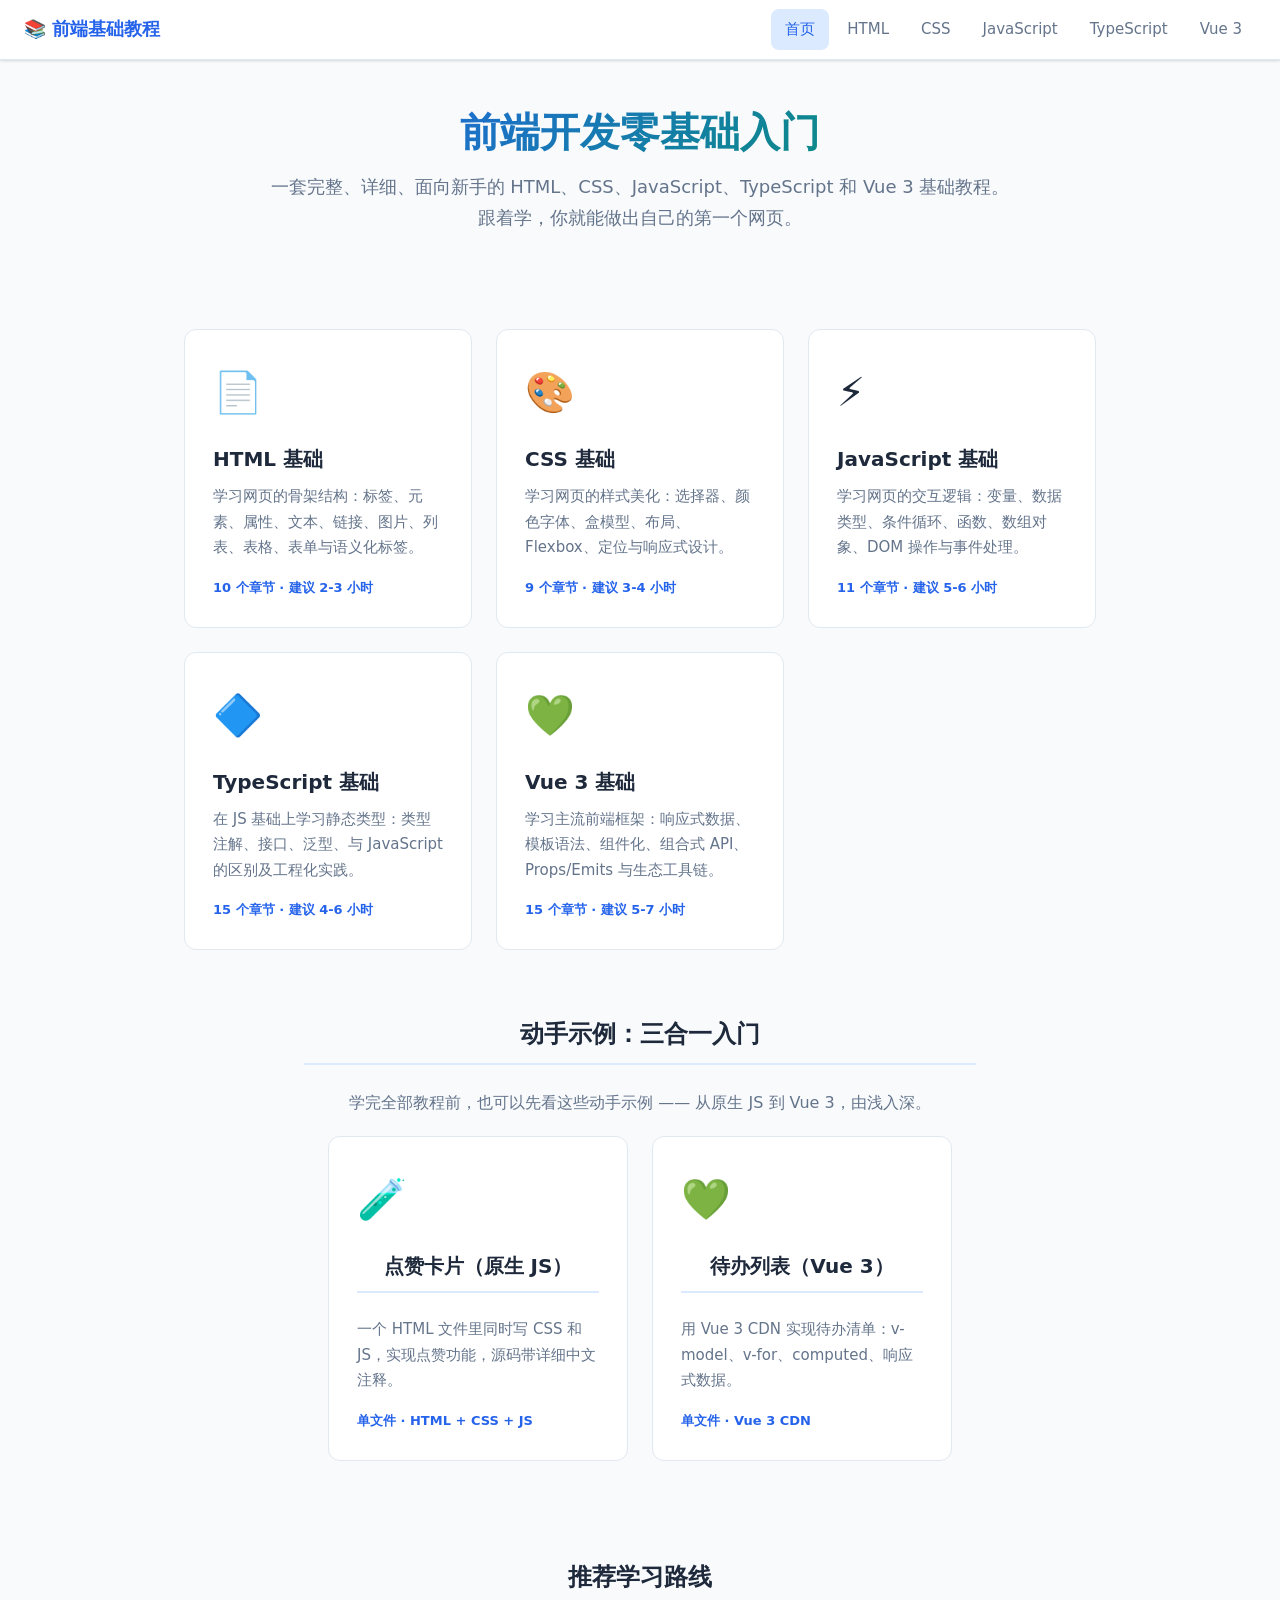
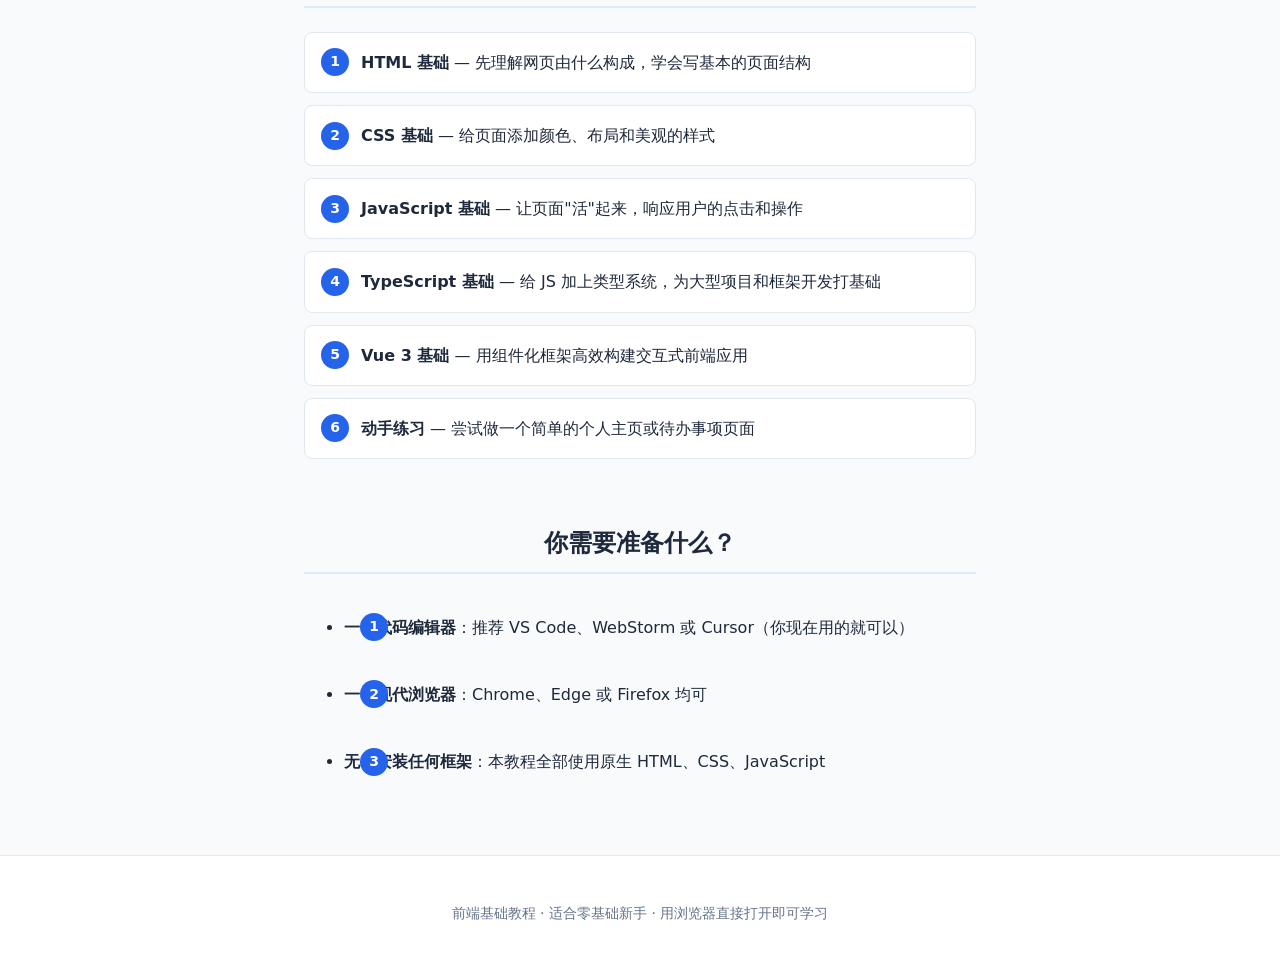
<file: index.html>
<!doctype html>
<html lang="zh-CN">

<head>
  <meta charset="utf-8">
  <meta name="viewport" content="width=device-width, initial-scale=1">
  <title>前端基础教程 - HTML / CSS / JavaScript / TypeScript / Vue 3 入门</title>
  <meta name="description" content="从零开始学习 HTML、CSS、JavaScript、TypeScript 和 Vue 3 的完整基础语法教程，适合编程新手入门。">
  <link rel="stylesheet" href="css/tutorial.css">
  <link rel="icon" href="icon.svg" type="image/svg+xml">
</head>

<body>

  <header class="site-header">
    <div class="header-inner">
      <a href="index.html" class="site-logo">📚 前端基础教程</a>
      <button class="menu-toggle" aria-label="打开菜单">☰</button>
      <nav>
        <ul class="nav-links">
          <li><a href="index.html" class="active">首页</a></li>
          <li><a href="tutorial/html.html">HTML</a></li>
          <li><a href="tutorial/css.html">CSS</a></li>
          <li><a href="tutorial/javascript.html">JavaScript</a></li>
          <li><a href="tutorial/typescript.html">TypeScript</a></li>
          <li><a href="tutorial/vue3.html">Vue 3</a></li>
        </ul>
      </nav>
    </div>
  </header>

  <main>
    <section class="hero">
      <h1>前端开发零基础入门</h1>
      <p>一套完整、详细、面向新手的 HTML、CSS、JavaScript、TypeScript 和 Vue 3 基础教程。<br>跟着学，你就能做出自己的第一个网页。</p>
    </section>

    <div class="card-grid">
      <a href="tutorial/html.html" class="course-card">
        <div class="card-icon">📄</div>
        <h2>HTML 基础</h2>
        <p>学习网页的骨架结构：标签、元素、属性、文本、链接、图片、列表、表格、表单与语义化标签。</p>
        <span class="card-meta">10 个章节 · 建议 2-3 小时</span>
      </a>

      <a href="tutorial/css.html" class="course-card">
        <div class="card-icon">🎨</div>
        <h2>CSS 基础</h2>
        <p>学习网页的样式美化：选择器、颜色字体、盒模型、布局、Flexbox、定位与响应式设计。</p>
        <span class="card-meta">9 个章节 · 建议 3-4 小时</span>
      </a>

      <a href="tutorial/javascript.html" class="course-card">
        <div class="card-icon">⚡</div>
        <h2>JavaScript 基础</h2>
        <p>学习网页的交互逻辑：变量、数据类型、条件循环、函数、数组对象、DOM 操作与事件处理。</p>
        <span class="card-meta">11 个章节 · 建议 5-6 小时</span>
      </a>

      <a href="tutorial/typescript.html" class="course-card">
        <div class="card-icon">🔷</div>
        <h2>TypeScript 基础</h2>
        <p>在 JS 基础上学习静态类型：类型注解、接口、泛型、与 JavaScript 的区别及工程化实践。</p>
        <span class="card-meta">15 个章节 · 建议 4-6 小时</span>
      </a>

      <a href="tutorial/vue3.html" class="course-card">
        <div class="card-icon">💚</div>
        <h2>Vue 3 基础</h2>
        <p>学习主流前端框架：响应式数据、模板语法、组件化、组合式 API、Props/Emits 与生态工具链。</p>
        <span class="card-meta">15 个章节 · 建议 5-7 小时</span>
      </a>
    </div>

    <section class="learning-path">
      <h2>动手示例：三合一入门</h2>
      <p style="text-align:center;color:#64748b;max-width:640px;margin:0 auto 1.25rem;">
        学完全部教程前，也可以先看这些动手示例 —— 从原生 JS 到 Vue 3，由浅入深。
      </p>
      <div class="card-grid" style="padding-bottom:2rem;">
        <a href="examples/like-card.html" class="course-card">
          <div class="card-icon">🧪</div>
          <h2>点赞卡片（原生 JS）</h2>
          <p>一个 HTML 文件里同时写 CSS 和 JS，实现点赞功能，源码带详细中文注释。</p>
          <span class="card-meta">单文件 · HTML + CSS + JS</span>
        </a>
        <a href="examples/vue3-todo.html" class="course-card">
          <div class="card-icon">💚</div>
          <h2>待办列表（Vue 3）</h2>
          <p>用 Vue 3 CDN 实现待办清单：v-model、v-for、computed、响应式数据。</p>
          <span class="card-meta">单文件 · Vue 3 CDN</span>
        </a>
      </div>
    </section>

    <section class="learning-path">
      <h2>推荐学习路线</h2>
      <ol class="path-steps">
        <li><strong>HTML 基础</strong> — 先理解网页由什么构成，学会写基本的页面结构</li>
        <li><strong>CSS 基础</strong> — 给页面添加颜色、布局和美观的样式</li>
        <li><strong>JavaScript 基础</strong> — 让页面"活"起来，响应用户的点击和操作</li>
        <li><strong>TypeScript 基础</strong> — 给 JS 加上类型系统，为大型项目和框架开发打基础</li>
        <li><strong>Vue 3 基础</strong> — 用组件化框架高效构建交互式前端应用</li>
        <li><strong>动手练习</strong> — 尝试做一个简单的个人主页或待办事项页面</li>
      </ol>
    </section>

    <section class="learning-path">
      <h2>你需要准备什么？</h2>
      <ul class="path-steps" style="list-style: disc; padding-left: 2.5rem;">
        <li style="padding-left: 0; border: none; background: none; margin-bottom: 0.5rem;">
          <strong>一个代码编辑器</strong>：推荐 VS Code、WebStorm 或 Cursor（你现在用的就可以）
        </li>
        <li style="padding-left: 0; border: none; background: none; margin-bottom: 0.5rem;">
          <strong>一个现代浏览器</strong>：Chrome、Edge 或 Firefox 均可
        </li>
        <li style="padding-left: 0; border: none; background: none; margin-bottom: 0.5rem;">
          <strong>无需安装任何框架</strong>：本教程全部使用原生 HTML、CSS、JavaScript
        </li>
      </ul>
    </section>
  </main>

  <footer class="site-footer">
    <p>前端基础教程 · 适合零基础新手 · 用浏览器直接打开即可学习</p>
  </footer>

  <script src="js/tutorial.js"></script>
</body>

</html>
</file>
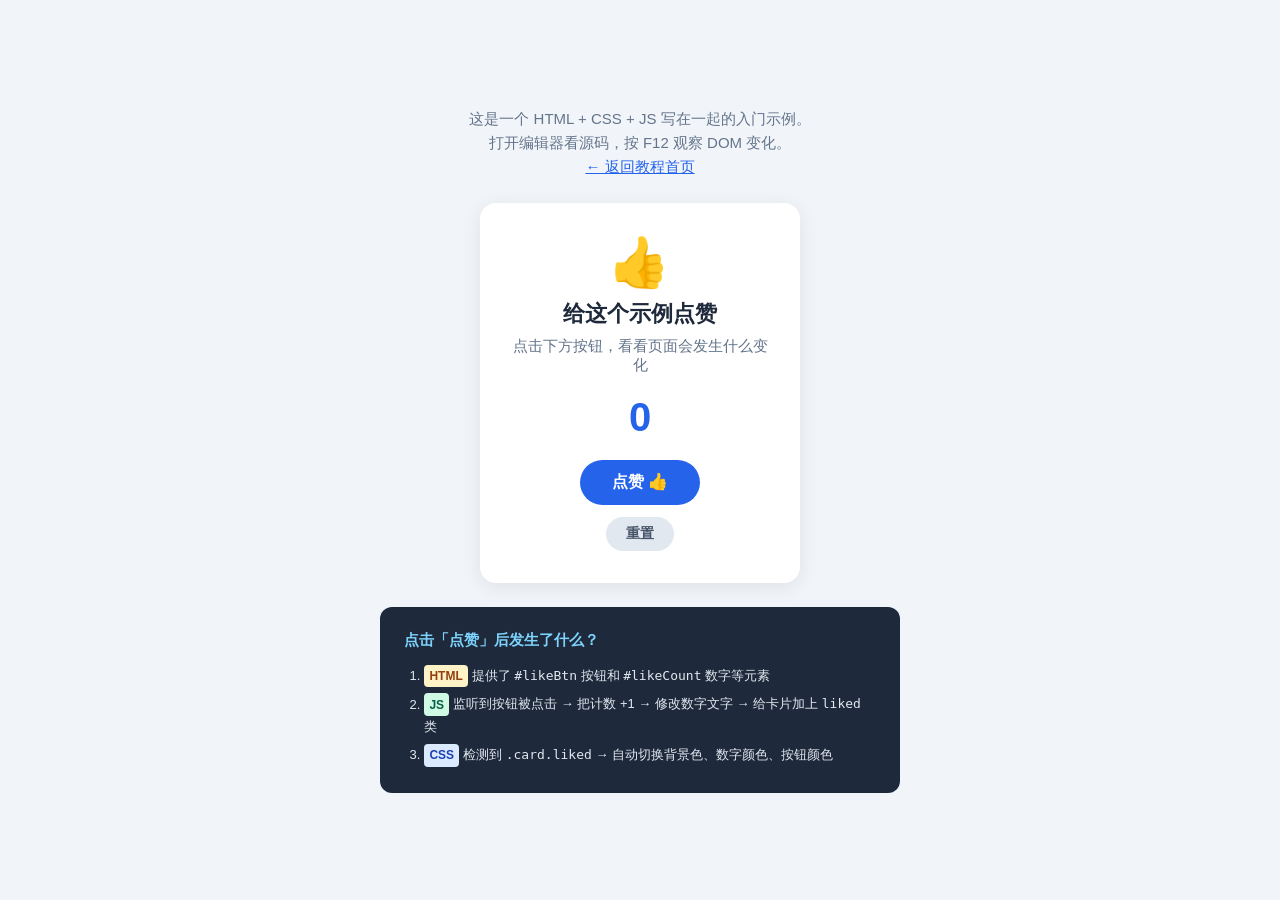
<file: examples/like-card.html>
<!doctype html>
<html lang="zh-CN">
<!--
  ============================================================
  三合一入门示例：HTML + CSS + JavaScript
  ============================================================
  功能：点击「点赞」按钮，数字 +1，卡片变色，按钮文字改变

  三者分工：
    HTML  → 页面结构（有什么元素）
    CSS   → 外观样式（长什么样）
    JS    → 交互逻辑（点击后发生什么）

  使用方法：用浏览器直接打开这个文件即可
  ============================================================
-->
<head>
  <meta charset="utf-8">
  <meta name="viewport" content="width=device-width, initial-scale=1">
  <title>三合一示例 - 点赞卡片</title>

  <!-- ==================== CSS 部分：控制外观 ==================== -->
  <style>
    /* 全局：页面居中、背景色 */
    * {
      box-sizing: border-box;
    }

    body {
      margin: 0;
      min-height: 100vh;
      display: flex;
      flex-direction: column;
      align-items: center;
      justify-content: center;
      font-family: "Segoe UI", "Microsoft YaHei", sans-serif;
      background: #f1f5f9;
      padding: 1.5rem;
      gap: 1.5rem;
    }

    /* 顶部说明文字 */
    .tip {
      max-width: 420px;
      text-align: center;
      color: #64748b;
      font-size: 0.9375rem;
      line-height: 1.6;
      margin: 0;
    }

    .tip a {
      color: #2563eb;
    }

    /* 卡片容器 —— 对应 HTML 里的 <div class="card"> */
    .card {
      width: 320px;
      background: #ffffff;
      border-radius: 16px;
      padding: 2rem;
      text-align: center;
      box-shadow: 0 4px 20px rgba(0, 0, 0, 0.08);
      transition: background 0.3s, transform 0.2s; /* 颜色变化有过渡动画 */
    }

    /* .liked 是一个「状态类」—— 默认没有，JS 点击后会添加上去 */
    .card.liked {
      background: #fef2f2;           /* 点赞后背景变粉红 */
      transform: scale(1.02);        /* 微微放大 */
    }

    .card-icon {
      font-size: 3rem;
      margin-bottom: 0.5rem;
    }

    .card h2 {
      margin: 0 0 0.5rem;
      color: #1e293b;
      font-size: 1.375rem;
    }

    .card p {
      margin: 0 0 1.25rem;
      color: #64748b;
      font-size: 0.9375rem;
    }

    /* 点赞数字 */
    .like-count {
      font-size: 2.5rem;
      font-weight: 800;
      color: #2563eb;
      margin-bottom: 1.25rem;
      transition: color 0.3s;
    }

    .card.liked .like-count {
      color: #dc2626;  /* 点赞后数字变红 */
    }

    /* 按钮样式 */
    .btn {
      border: none;
      padding: 0.75rem 2rem;
      border-radius: 999px;
      font-size: 1rem;
      font-weight: 600;
      cursor: pointer;
      transition: background 0.2s, transform 0.1s;
    }

    .btn:active {
      transform: scale(0.96);  /* 按下时缩小，有按压感 */
    }

    /* 点赞按钮 —— 对应 id="likeBtn" */
    #likeBtn {
      background: #2563eb;
      color: white;
    }

    #likeBtn:hover {
      background: #1d4ed8;
    }

    /* JS 添加 .liked 类后，按钮也跟着变 */
    .card.liked #likeBtn {
      background: #dc2626;
    }

    /* 重置按钮 */
    #resetBtn {
      background: #e2e8f0;
      color: #475569;
      margin-top: 0.75rem;
      padding: 0.5rem 1.25rem;
      font-size: 0.875rem;
    }

    #resetBtn:hover {
      background: #cbd5e1;
    }

    /* 底部代码说明面板 */
    .explain {
      max-width: 520px;
      background: #1e293b;
      color: #e2e8f0;
      border-radius: 12px;
      padding: 1.25rem 1.5rem;
      font-size: 0.8125rem;
      line-height: 1.7;
    }

    .explain h3 {
      margin: 0 0 0.75rem;
      color: #7dd3fc;
      font-size: 0.9375rem;
    }

    .explain ol {
      margin: 0;
      padding-left: 1.25rem;
    }

    .explain li {
      margin-bottom: 0.375rem;
    }

    .tag {
      display: inline-block;
      padding: 0.1em 0.45em;
      border-radius: 4px;
      font-size: 0.75rem;
      font-weight: 600;
    }

    .tag-html { background: #fef3c7; color: #92400e; }
    .tag-css  { background: #dbeafe; color: #1e40af; }
    .tag-js   { background: #d1fae5; color: #065f46; }
  </style>
</head>

<body>

  <!-- ==================== HTML 部分：页面结构 ==================== -->
  <!--
    下面每个元素都有 id 或 class，方便 CSS 选样式、JS 选元素
    id  用 # 选择，如 #likeBtn
    class 用 . 选择，如 .card
  -->

  <p class="tip">
    这是一个 HTML + CSS + JS 写在一起的入门示例。<br>
    打开编辑器看源码，按 F12 观察 DOM 变化。<br>
    <a href="../index.html">← 返回教程首页</a>
  </p>

  <!-- 卡片：点赞功能的主体 -->
  <div class="card" id="card">
    <div class="card-icon">👍</div>
    <h2>给这个示例点赞</h2>
    <p>点击下方按钮，看看页面会发生什么变化</p>

    <!-- 显示点赞次数，JS 会修改这里的数字 -->
    <div class="like-count" id="likeCount">0</div>

    <!-- 点赞按钮，JS 会监听它的点击事件 -->
    <button class="btn" id="likeBtn" type="button">点赞 👍</button>
    <br>
    <button class="btn" id="resetBtn" type="button">重置</button>
  </div>

  <!-- 页面内的流程说明，帮你看懂三者怎么配合 -->
  <div class="explain">
    <h3>点击「点赞」后发生了什么？</h3>
    <ol>
      <li><span class="tag tag-html">HTML</span> 提供了 <code>#likeBtn</code> 按钮和 <code>#likeCount</code> 数字等元素</li>
      <li><span class="tag tag-js">JS</span> 监听到按钮被点击 → 把计数 +1 → 修改数字文字 → 给卡片加上 <code>liked</code> 类</li>
      <li><span class="tag tag-css">CSS</span> 检测到 <code>.card.liked</code> → 自动切换背景色、数字颜色、按钮颜色</li>
    </ol>
  </div>

  <!-- ==================== JavaScript 部分：交互逻辑 ==================== -->
  <script>
    /*
     * 第一步：用 DOM API 找到 HTML 中的元素（在树上定位节点）
     * document 是整棵 DOM 树的入口
     * querySelector('#xxx') 按 id 查找元素
     */
    const card      = document.querySelector('#card');       // 卡片容器
    const likeCount = document.querySelector('#likeCount');   // 数字显示
    const likeBtn   = document.querySelector('#likeBtn');    // 点赞按钮
    const resetBtn  = document.querySelector('#resetBtn');    // 重置按钮

    /*
     * 第二步：准备一个变量记录当前点赞数
     * 这是 JS 的「数据」，页面上看不到，但在内存里维护着
     */
    let count = 0;

    /*
     * 第三步：定义一个函数 —— 把 count 的值同步到页面上
     * 这样每次 count 变化，只需调用这个函数就能更新显示
     */
    function updateDisplay() {
      likeCount.textContent = count;  // 修改 DOM 文本节点 → 页面数字跟着变

      if (count > 0) {
        card.classList.add('liked');           // 给卡片加 CSS 类 → 样式自动变
        likeBtn.textContent = '已点赞 ❤️';      // 改按钮文字
      } else {
        card.classList.remove('liked');        // 移除 CSS 类 → 恢复默认样式
        likeBtn.textContent = '点赞 👍';
      }
    }

    /*
     * 第四步：给按钮绑定「点击事件」
     * 用户点击 → 浏览器触发 click 事件 → 执行我们的函数
     */
    likeBtn.addEventListener('click', function () {
      count = count + 1;   // 数据 +1
      updateDisplay();     // 同步到页面（DOM + CSS 类）
    });

    resetBtn.addEventListener('click', function () {
      count = 0;           // 数据归零
      updateDisplay();     // 页面恢复初始状态
    });

    /*
     * 总结这个例子的数据流：
     *
     *   用户点击按钮
     *        ↓
     *   JS 修改 count 变量（数据层）
     *        ↓
     *   JS 修改 DOM（textContent、classList）（视图层）
     *        ↓
     *   CSS 根据 .liked 类自动换样式（样式层）
     *        ↓
     *   用户看到变化
     */
  </script>

</body>
</html>
</file>
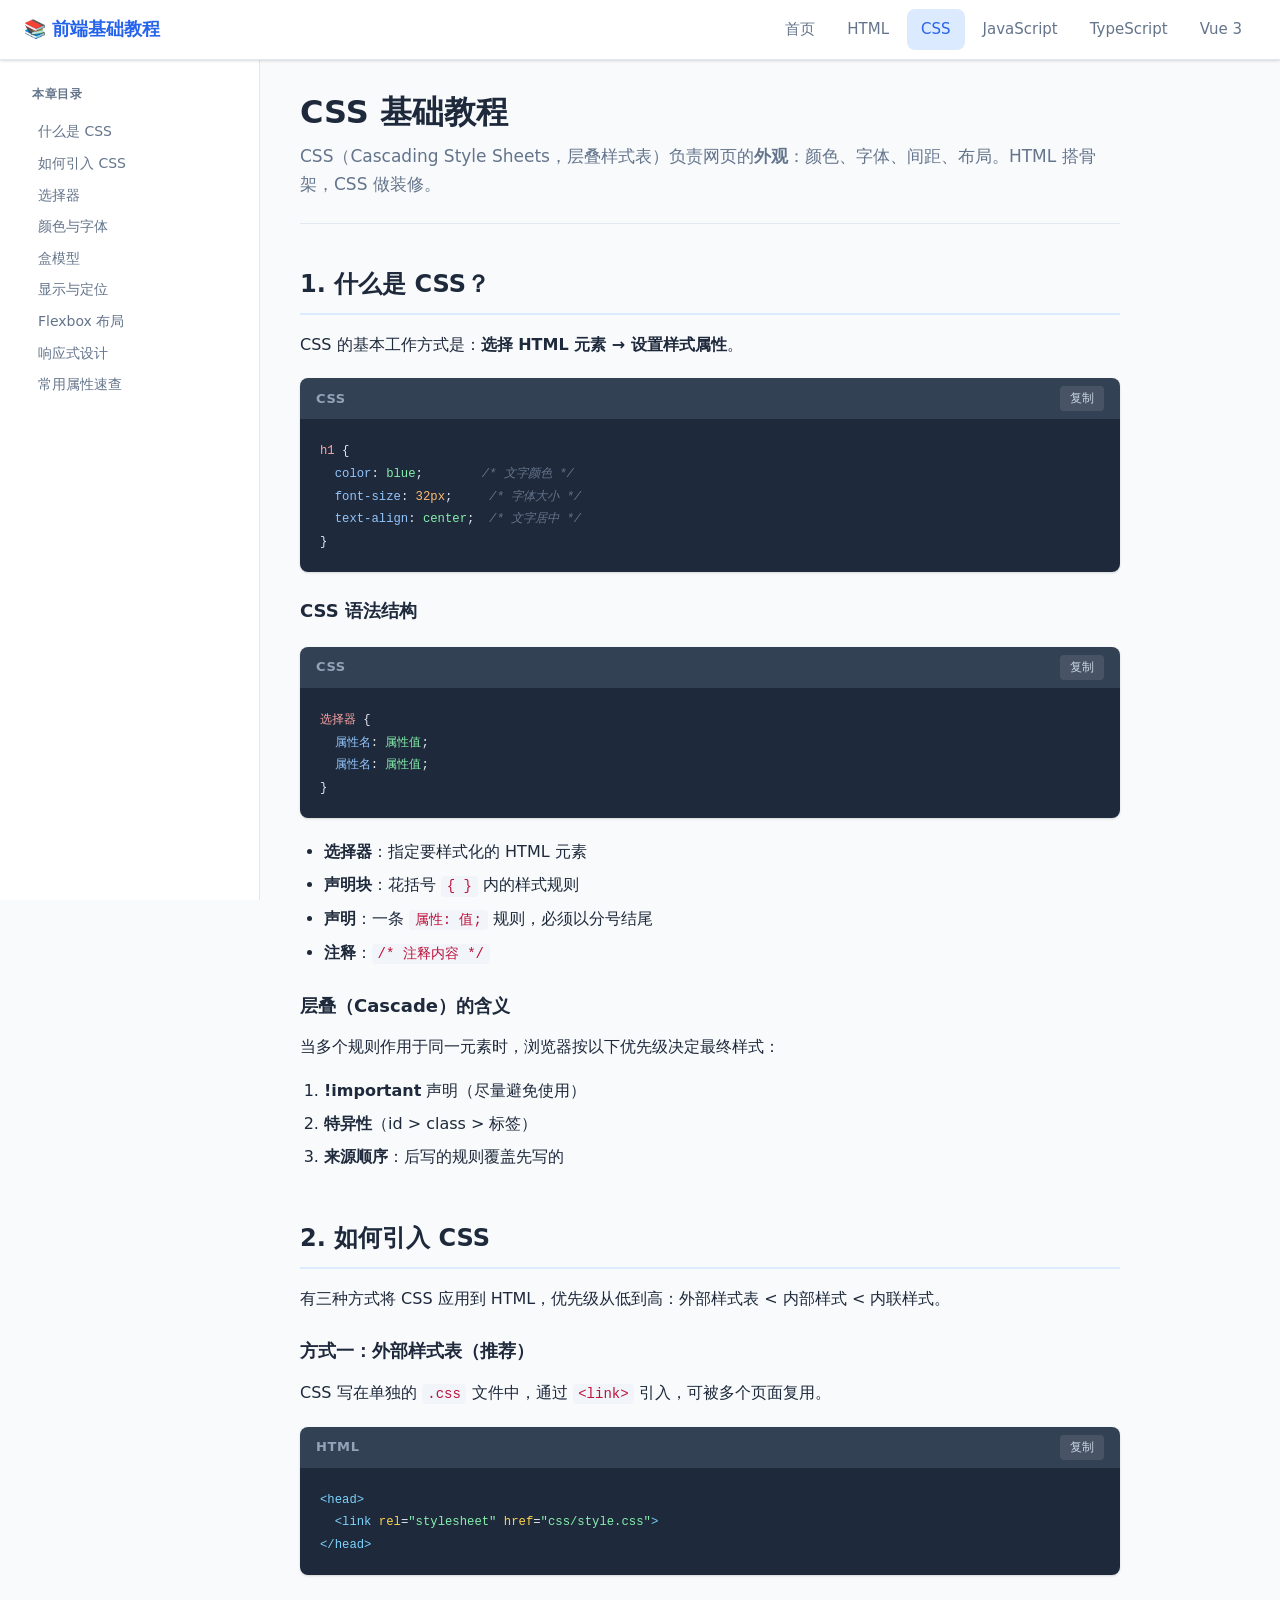
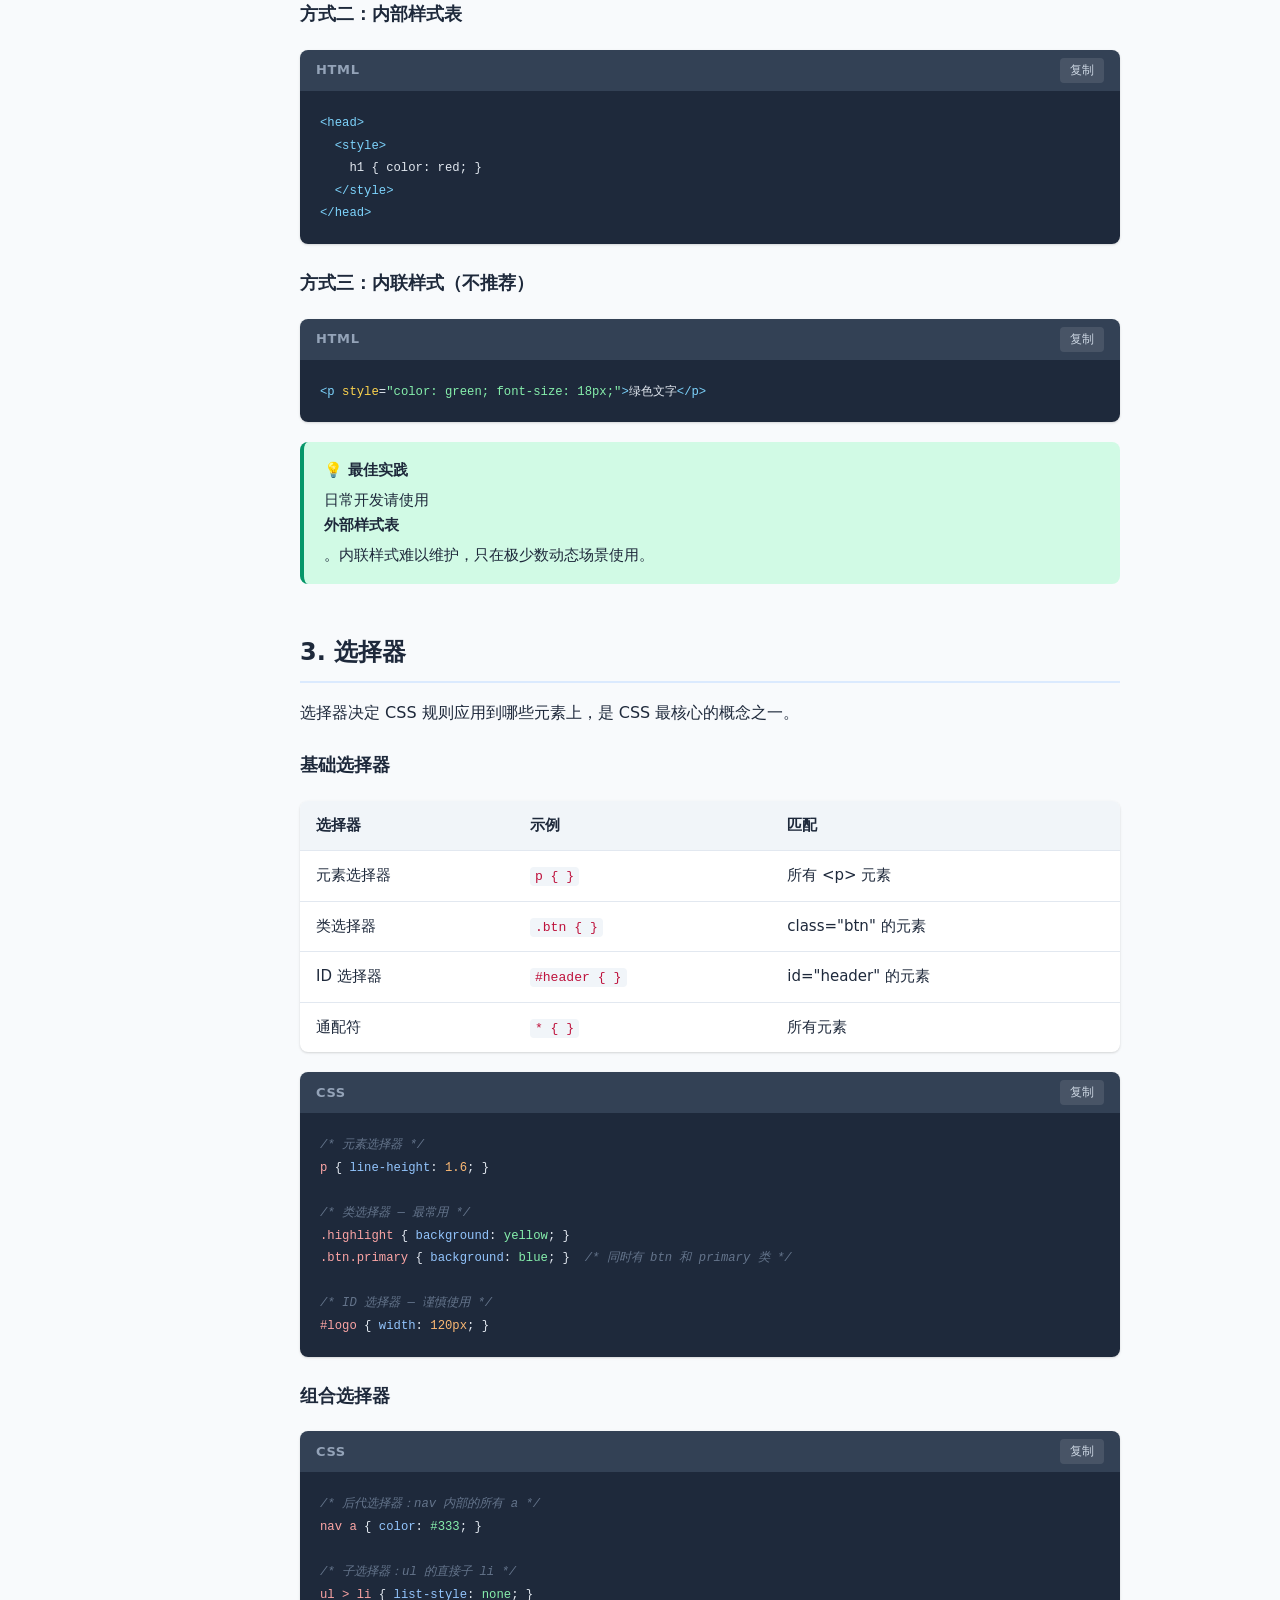
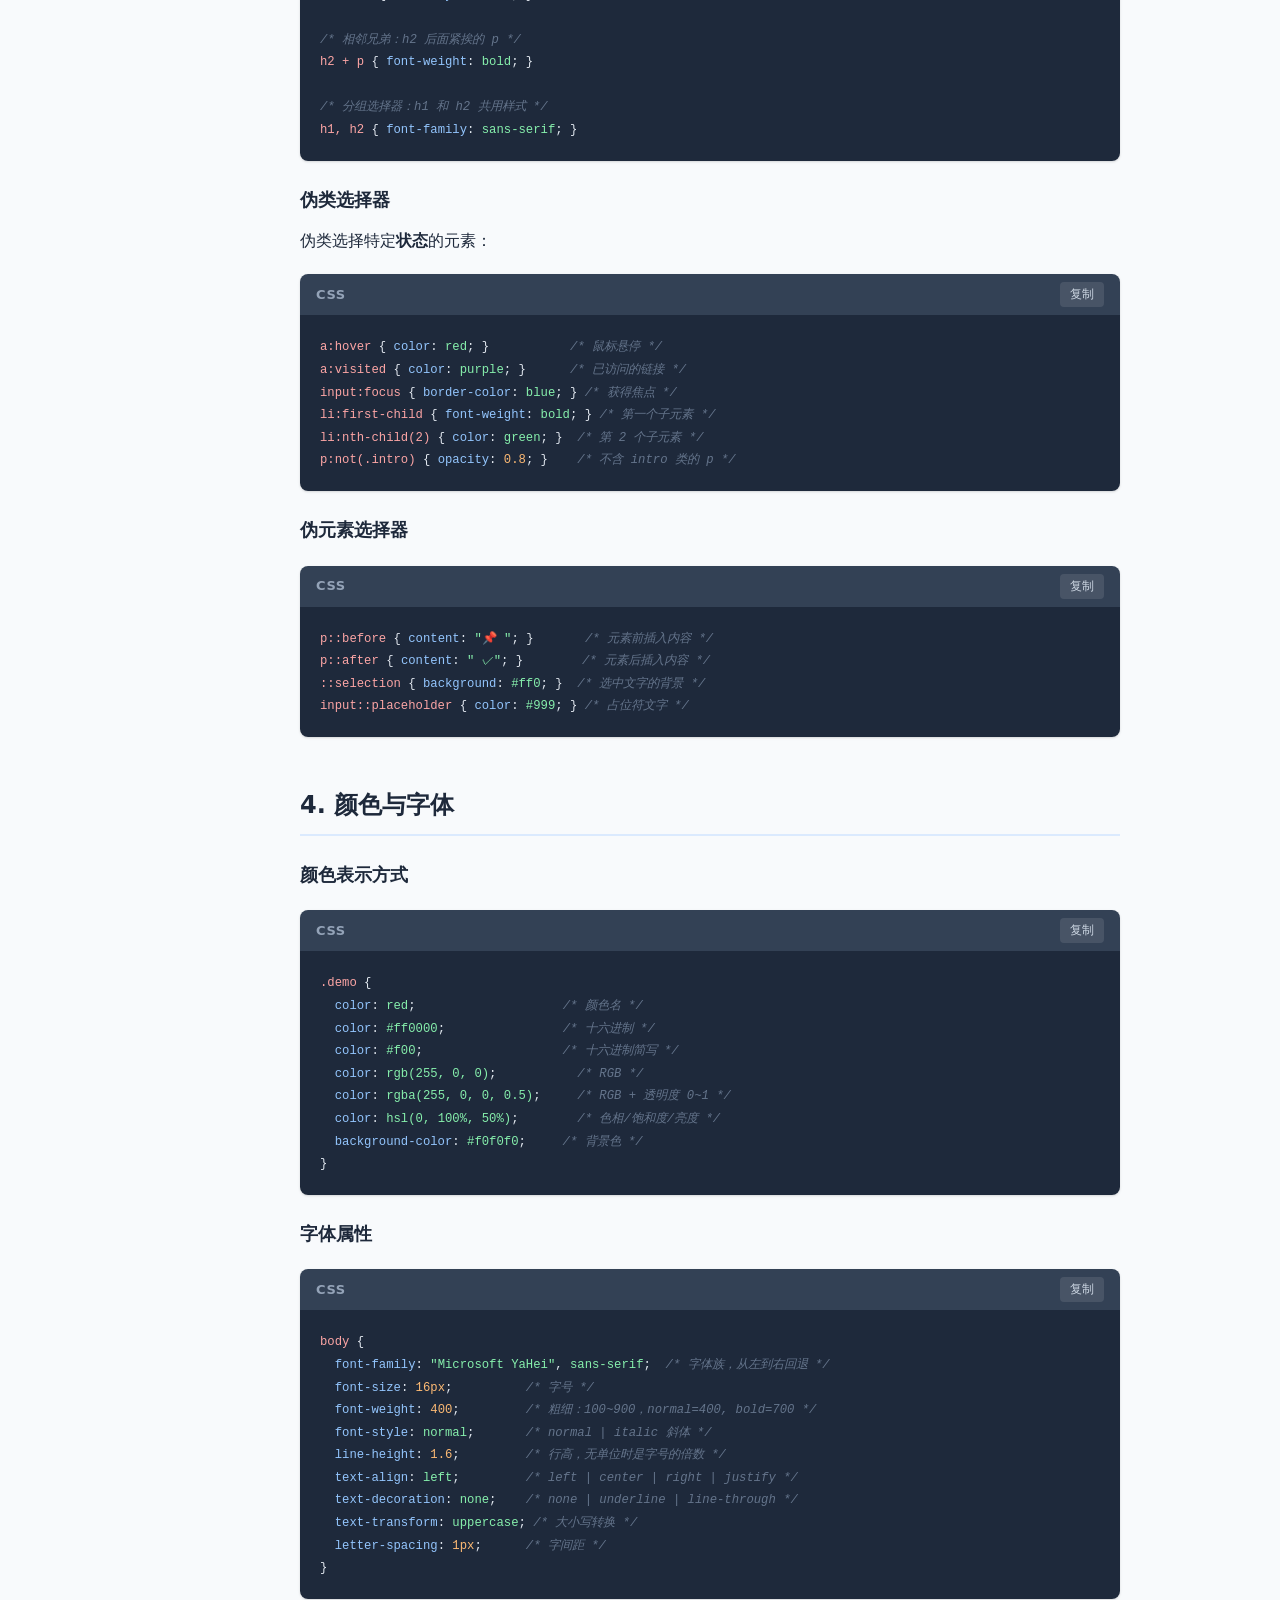
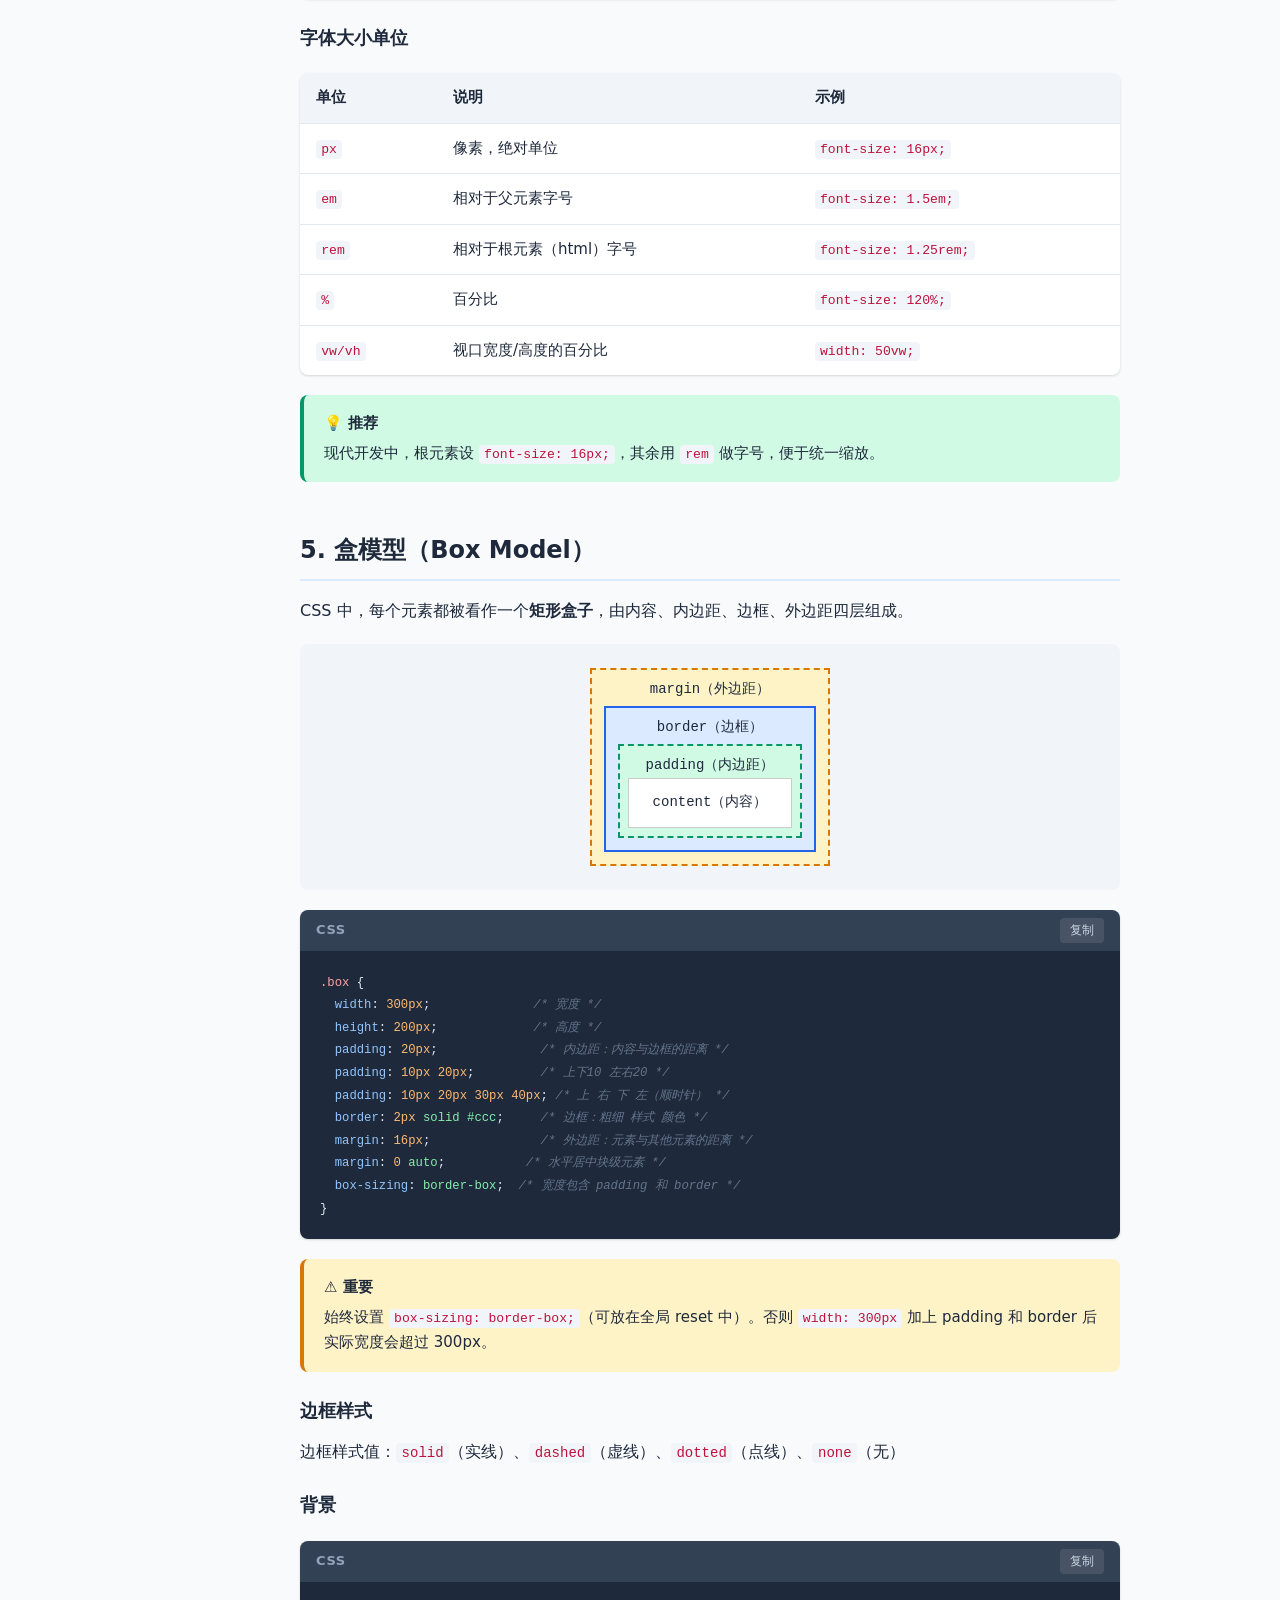
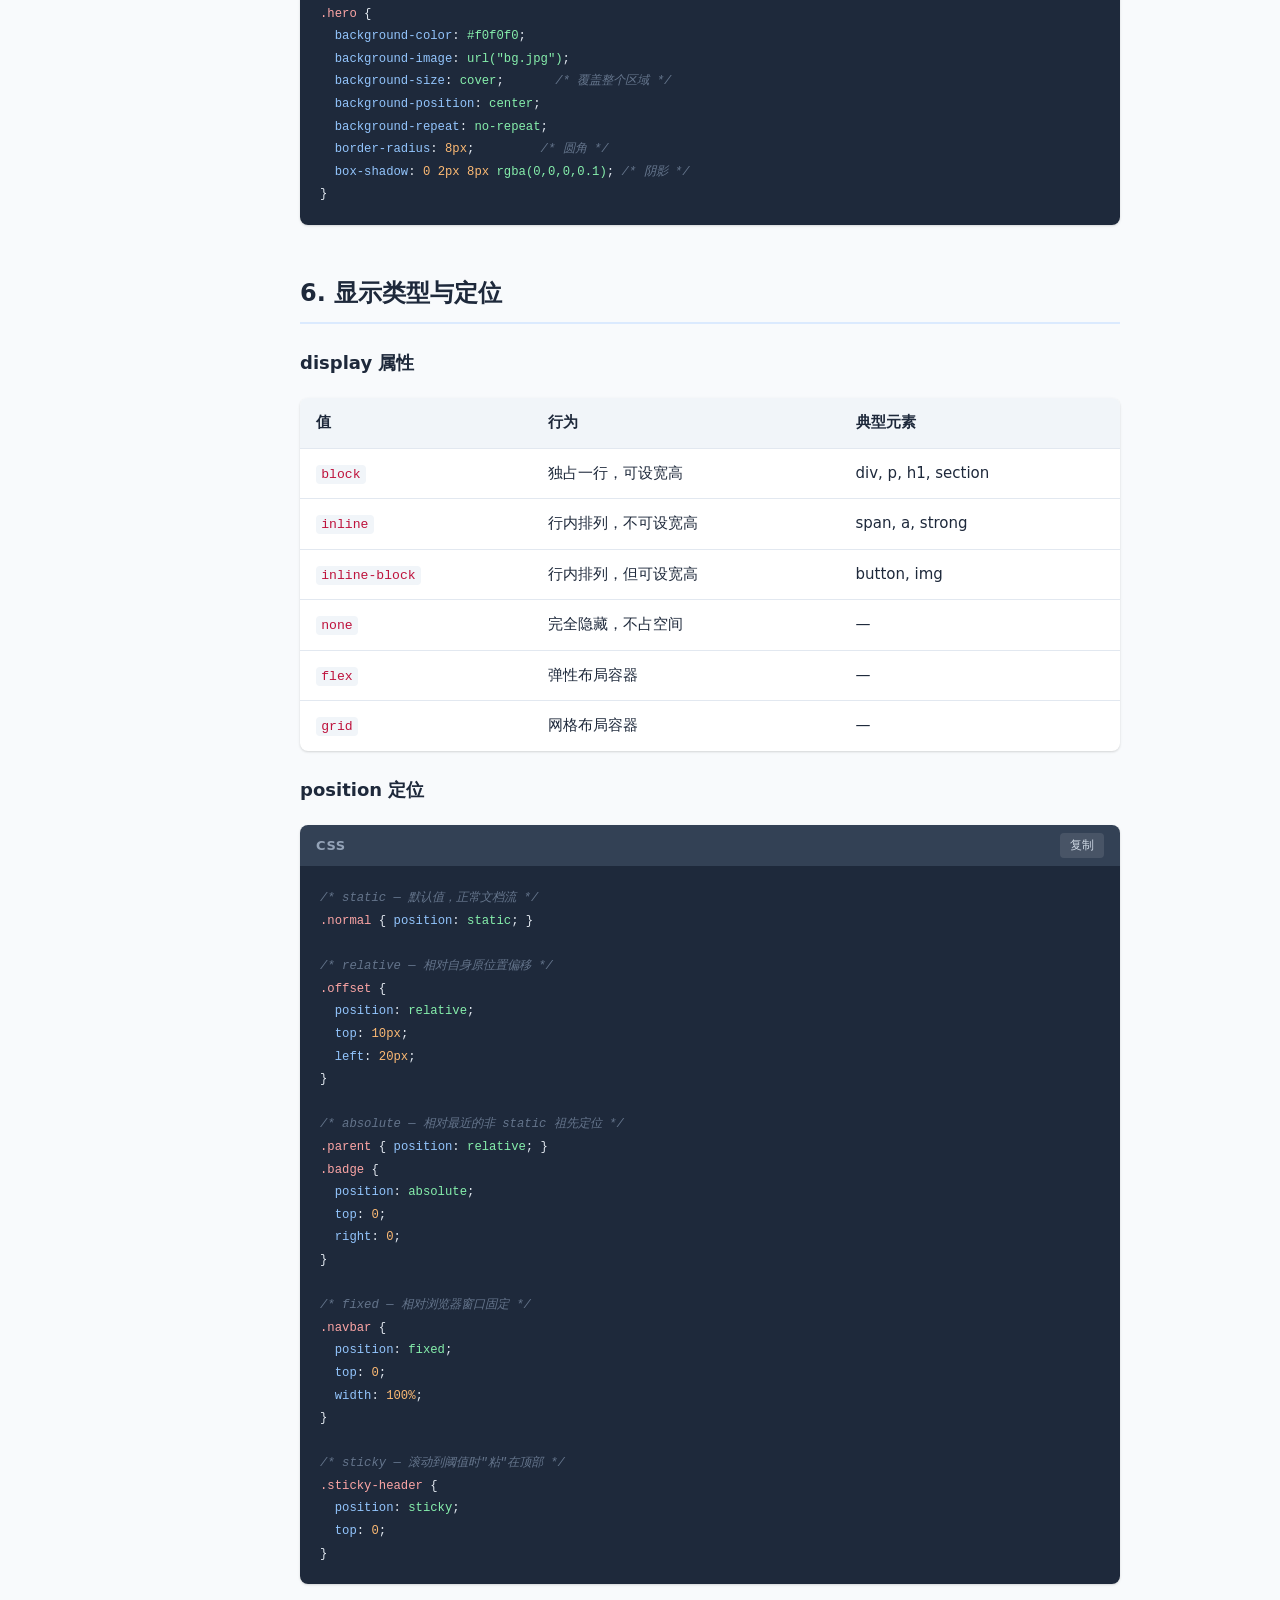
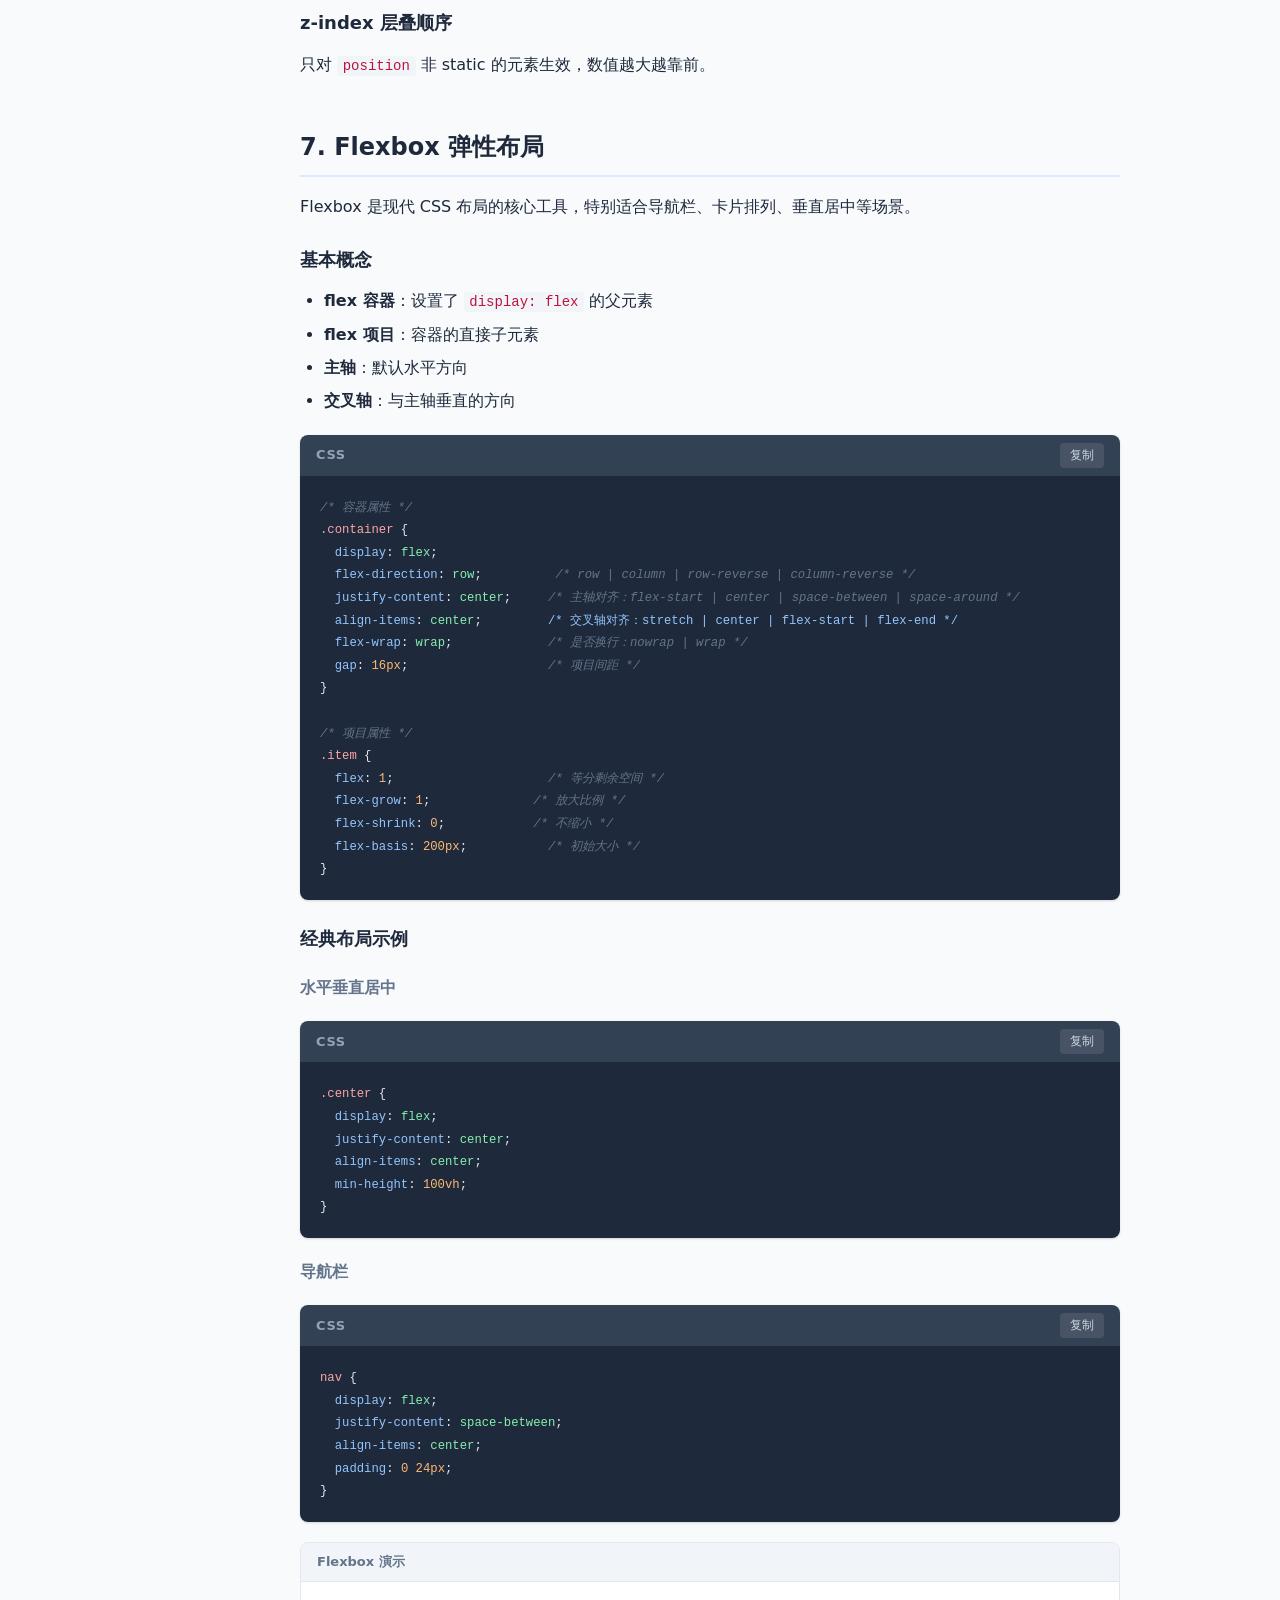
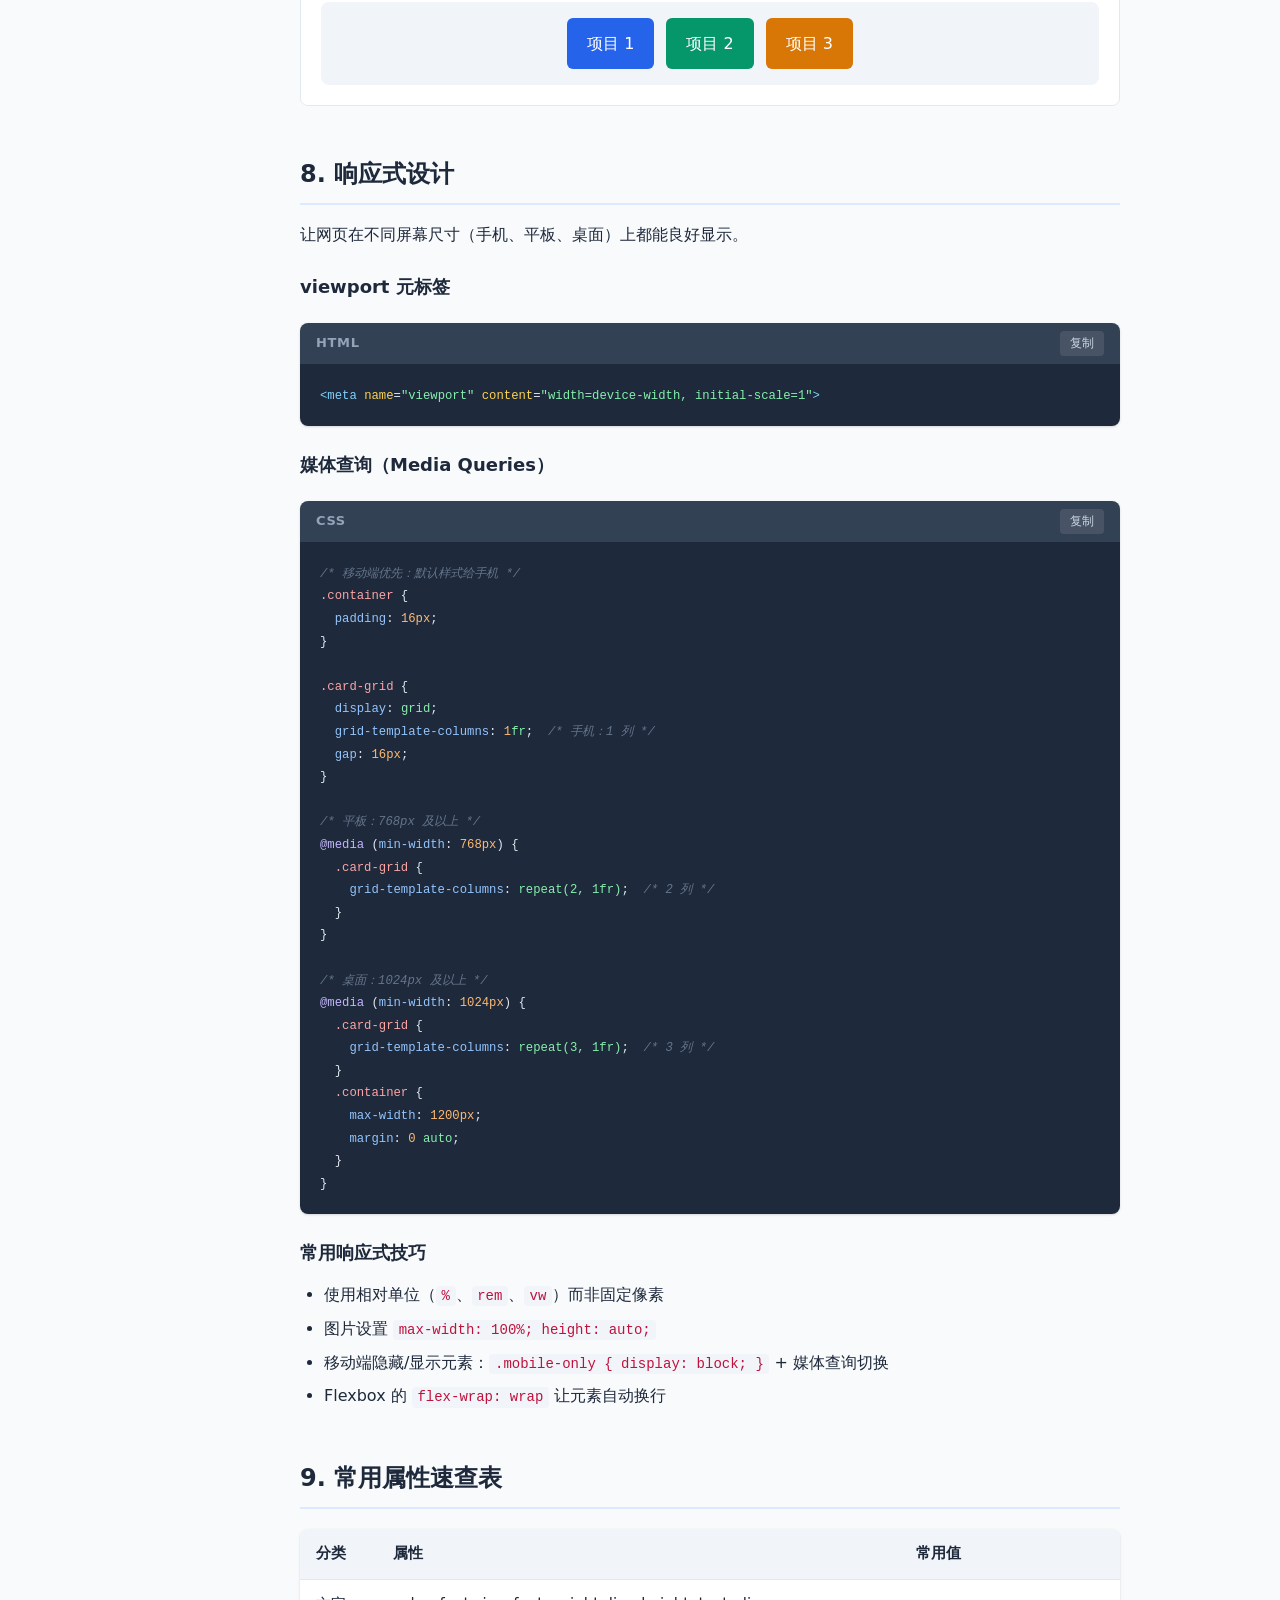
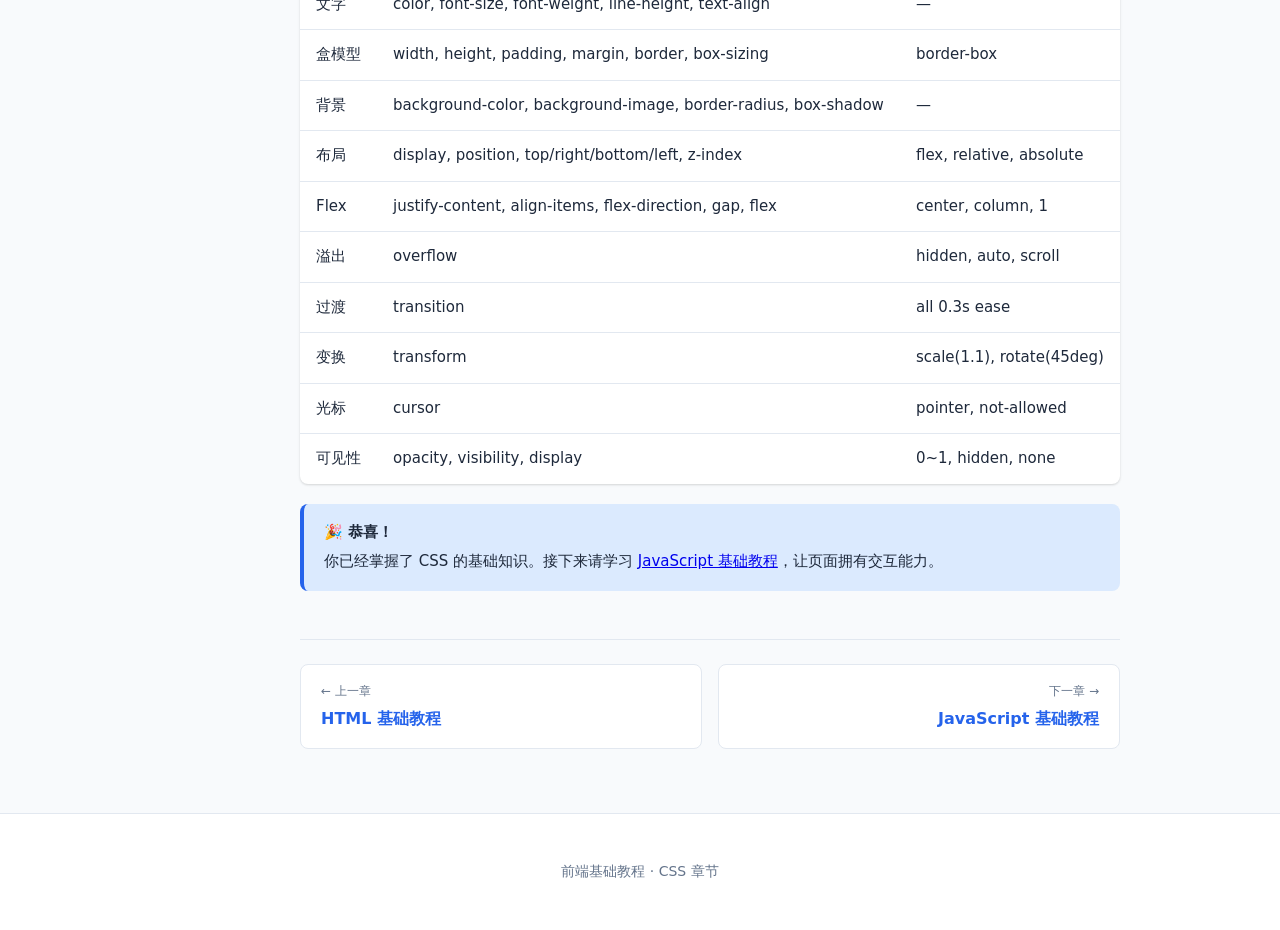
<file: tutorial/css.html>
<!doctype html>
<html lang="zh-CN">

<head>
  <meta charset="utf-8">
  <meta name="viewport" content="width=device-width, initial-scale=1">
  <title>CSS 基础教程 - 前端基础教程</title>
  <meta name="description" content="从零开始学习 CSS：选择器、颜色字体、盒模型、Flexbox 布局、定位与响应式设计。">
  <link rel="stylesheet" href="../css/tutorial.css">
  <link rel="icon" href="../icon.svg" type="image/svg+xml">
</head>

<body>

  <header class="site-header">
    <div class="header-inner">
      <a href="../index.html" class="site-logo">📚 前端基础教程</a>
      <button class="menu-toggle" aria-label="打开菜单">☰</button>
      <nav>
        <ul class="nav-links">
          <li><a href="../index.html">首页</a></li>
          <li><a href="html.html">HTML</a></li>
          <li><a href="css.html" class="active">CSS</a></li>
          <li><a href="javascript.html">JavaScript</a></li>
          <li><a href="typescript.html">TypeScript</a></li>
          <li><a href="vue3.html">Vue 3</a></li>
        </ul>
      </nav>
    </div>
  </header>

  <div class="layout">
    <aside class="sidebar">
      <p class="sidebar-title">本章目录</p>
      <ul class="toc">
        <li><a href="#intro">什么是 CSS</a></li>
        <li><a href="#how-to-use">如何引入 CSS</a></li>
        <li><a href="#selectors">选择器</a></li>
        <li><a href="#colors-fonts">颜色与字体</a></li>
        <li><a href="#box-model">盒模型</a></li>
        <li><a href="#display">显示与定位</a></li>
        <li><a href="#flexbox">Flexbox 布局</a></li>
        <li><a href="#responsive">响应式设计</a></li>
        <li><a href="#cheatsheet">常用属性速查</a></li>
      </ul>
    </aside>

    <main class="main-content">
      <h1 class="page-title">CSS 基础教程</h1>
      <p class="page-desc">CSS（Cascading Style Sheets，层叠样式表）负责网页的<strong>外观</strong>：颜色、字体、间距、布局。HTML 搭骨架，CSS 做装修。</p>

      <!-- 第1章 -->
      <section id="intro">
        <h2>1. 什么是 CSS？</h2>
        <p>CSS 的基本工作方式是：<strong>选择 HTML 元素 → 设置样式属性</strong>。</p>

        <div class="code-block">
          <div class="code-block-header"><span class="lang">CSS</span><button class="copy-btn" type="button">复制</button></div>
          <pre><code><span class="token-selector">h1</span> {
  <span class="token-property">color</span>: <span class="token-string">blue</span>;        <span class="token-comment">/* 文字颜色 */</span>
  <span class="token-property">font-size</span>: <span class="token-number">32px</span>;     <span class="token-comment">/* 字体大小 */</span>
  <span class="token-property">text-align</span>: <span class="token-string">center</span>;  <span class="token-comment">/* 文字居中 */</span>
}</code></pre>
        </div>

        <h3>CSS 语法结构</h3>
        <div class="code-block">
          <div class="code-block-header"><span class="lang">CSS</span><button class="copy-btn" type="button">复制</button></div>
          <pre><code><span class="token-selector">选择器</span> {
  <span class="token-property">属性名</span>: <span class="token-string">属性值</span>;
  <span class="token-property">属性名</span>: <span class="token-string">属性值</span>;
}</code></pre>
        </div>
        <ul>
          <li><strong>选择器</strong>：指定要样式化的 HTML 元素</li>
          <li><strong>声明块</strong>：花括号 <code>{ }</code> 内的样式规则</li>
          <li><strong>声明</strong>：一条 <code>属性: 值;</code> 规则，必须以分号结尾</li>
          <li><strong>注释</strong>：<code>/* 注释内容 */</code></li>
        </ul>

        <h3>层叠（Cascade）的含义</h3>
        <p>当多个规则作用于同一元素时，浏览器按以下优先级决定最终样式：</p>
        <ol>
          <li><strong>!important</strong> 声明（尽量避免使用）</li>
          <li><strong>特异性</strong>（id &gt; class &gt; 标签）</li>
          <li><strong>来源顺序</strong>：后写的规则覆盖先写的</li>
        </ol>
      </section>

      <!-- 第2章 -->
      <section id="how-to-use">
        <h2>2. 如何引入 CSS</h2>
        <p>有三种方式将 CSS 应用到 HTML，优先级从低到高：外部样式表 &lt; 内部样式 &lt; 内联样式。</p>

        <h3>方式一：外部样式表（推荐）</h3>
        <p>CSS 写在单独的 <code>.css</code> 文件中，通过 <code>&lt;link&gt;</code> 引入，可被多个页面复用。</p>
        <div class="code-block">
          <div class="code-block-header"><span class="lang">HTML</span><button class="copy-btn" type="button">复制</button></div>
          <pre><code><span class="token-tag">&lt;head&gt;</span>
  <span class="token-tag">&lt;link</span> <span class="token-attr">rel</span>=<span class="token-string">"stylesheet"</span> <span class="token-attr">href</span>=<span class="token-string">"css/style.css"</span><span class="token-tag">&gt;</span>
<span class="token-tag">&lt;/head&gt;</span></code></pre>
        </div>

        <h3>方式二：内部样式表</h3>
        <div class="code-block">
          <div class="code-block-header"><span class="lang">HTML</span><button class="copy-btn" type="button">复制</button></div>
          <pre><code><span class="token-tag">&lt;head&gt;</span>
  <span class="token-tag">&lt;style&gt;</span>
    h1 { color: red; }
  <span class="token-tag">&lt;/style&gt;</span>
<span class="token-tag">&lt;/head&gt;</span></code></pre>
        </div>

        <h3>方式三：内联样式（不推荐）</h3>
        <div class="code-block">
          <div class="code-block-header"><span class="lang">HTML</span><button class="copy-btn" type="button">复制</button></div>
          <pre><code><span class="token-tag">&lt;p</span> <span class="token-attr">style</span>=<span class="token-string">"color: green; font-size: 18px;"</span><span class="token-tag">&gt;</span>绿色文字<span class="token-tag">&lt;/p&gt;</span></code></pre>
        </div>

        <div class="callout callout-tip">
          <strong>💡 最佳实践</strong>
          日常开发请使用<strong>外部样式表</strong>。内联样式难以维护，只在极少数动态场景使用。
        </div>
      </section>

      <!-- 第3章 -->
      <section id="selectors">
        <h2>3. 选择器</h2>
        <p>选择器决定 CSS 规则应用到哪些元素上，是 CSS 最核心的概念之一。</p>

        <h3>基础选择器</h3>
        <table class="data-table">
          <thead>
            <tr><th>选择器</th><th>示例</th><th>匹配</th></tr>
          </thead>
          <tbody>
            <tr><td>元素选择器</td><td><code>p { }</code></td><td>所有 &lt;p&gt; 元素</td></tr>
            <tr><td>类选择器</td><td><code>.btn { }</code></td><td>class="btn" 的元素</td></tr>
            <tr><td>ID 选择器</td><td><code>#header { }</code></td><td>id="header" 的元素</td></tr>
            <tr><td>通配符</td><td><code>* { }</code></td><td>所有元素</td></tr>
          </tbody>
        </table>

        <div class="code-block">
          <div class="code-block-header"><span class="lang">CSS</span><button class="copy-btn" type="button">复制</button></div>
          <pre><code><span class="token-comment">/* 元素选择器 */</span>
<span class="token-selector">p</span> { <span class="token-property">line-height</span>: <span class="token-number">1.6</span>; }

<span class="token-comment">/* 类选择器 — 最常用 */</span>
<span class="token-selector">.highlight</span> { <span class="token-property">background</span>: <span class="token-string">yellow</span>; }
<span class="token-selector">.btn.primary</span> { <span class="token-property">background</span>: <span class="token-string">blue</span>; }  <span class="token-comment">/* 同时有 btn 和 primary 类 */</span>

<span class="token-comment">/* ID 选择器 — 谨慎使用 */</span>
<span class="token-selector">#logo</span> { <span class="token-property">width</span>: <span class="token-number">120px</span>; }</code></pre>
        </div>

        <h3>组合选择器</h3>
        <div class="code-block">
          <div class="code-block-header"><span class="lang">CSS</span><button class="copy-btn" type="button">复制</button></div>
          <pre><code><span class="token-comment">/* 后代选择器：nav 内部的所有 a */</span>
<span class="token-selector">nav a</span> { <span class="token-property">color</span>: <span class="token-string">#333</span>; }

<span class="token-comment">/* 子选择器：ul 的直接子 li */</span>
<span class="token-selector">ul &gt; li</span> { <span class="token-property">list-style</span>: <span class="token-string">none</span>; }

<span class="token-comment">/* 相邻兄弟：h2 后面紧挨的 p */</span>
<span class="token-selector">h2 + p</span> { <span class="token-property">font-weight</span>: <span class="token-string">bold</span>; }

<span class="token-comment">/* 分组选择器：h1 和 h2 共用样式 */</span>
<span class="token-selector">h1, h2</span> { <span class="token-property">font-family</span>: <span class="token-string">sans-serif</span>; }</code></pre>
        </div>

        <h3>伪类选择器</h3>
        <p>伪类选择特定<strong>状态</strong>的元素：</p>
        <div class="code-block">
          <div class="code-block-header"><span class="lang">CSS</span><button class="copy-btn" type="button">复制</button></div>
          <pre><code><span class="token-selector">a:hover</span> { <span class="token-property">color</span>: <span class="token-string">red</span>; }           <span class="token-comment">/* 鼠标悬停 */</span>
<span class="token-selector">a:visited</span> { <span class="token-property">color</span>: <span class="token-string">purple</span>; }      <span class="token-comment">/* 已访问的链接 */</span>
<span class="token-selector">input:focus</span> { <span class="token-property">border-color</span>: <span class="token-string">blue</span>; } <span class="token-comment">/* 获得焦点 */</span>
<span class="token-selector">li:first-child</span> { <span class="token-property">font-weight</span>: <span class="token-string">bold</span>; } <span class="token-comment">/* 第一个子元素 */</span>
<span class="token-selector">li:nth-child(2)</span> { <span class="token-property">color</span>: <span class="token-string">green</span>; }  <span class="token-comment">/* 第 2 个子元素 */</span>
<span class="token-selector">p:not(.intro)</span> { <span class="token-property">opacity</span>: <span class="token-number">0.8</span>; }    <span class="token-comment">/* 不含 intro 类的 p */</span></code></pre>
        </div>

        <h3>伪元素选择器</h3>
        <div class="code-block">
          <div class="code-block-header"><span class="lang">CSS</span><button class="copy-btn" type="button">复制</button></div>
          <pre><code><span class="token-selector">p::before</span> { <span class="token-property">content</span>: <span class="token-string">"📌 "</span>; }       <span class="token-comment">/* 元素前插入内容 */</span>
<span class="token-selector">p::after</span> { <span class="token-property">content</span>: <span class="token-string">" ✓"</span>; }        <span class="token-comment">/* 元素后插入内容 */</span>
<span class="token-selector">::selection</span> { <span class="token-property">background</span>: <span class="token-string">#ff0</span>; }  <span class="token-comment">/* 选中文字的背景 */</span>
<span class="token-selector">input::placeholder</span> { <span class="token-property">color</span>: <span class="token-string">#999</span>; } <span class="token-comment">/* 占位符文字 */</span></code></pre>
        </div>
      </section>

      <!-- 第4章 -->
      <section id="colors-fonts">
        <h2>4. 颜色与字体</h2>

        <h3>颜色表示方式</h3>
        <div class="code-block">
          <div class="code-block-header"><span class="lang">CSS</span><button class="copy-btn" type="button">复制</button></div>
          <pre><code><span class="token-selector">.demo</span> {
  <span class="token-property">color</span>: <span class="token-string">red</span>;                    <span class="token-comment">/* 颜色名 */</span>
  <span class="token-property">color</span>: <span class="token-string">#ff0000</span>;                <span class="token-comment">/* 十六进制 */</span>
  <span class="token-property">color</span>: <span class="token-string">#f00</span>;                   <span class="token-comment">/* 十六进制简写 */</span>
  <span class="token-property">color</span>: <span class="token-string">rgb(255, 0, 0)</span>;           <span class="token-comment">/* RGB */</span>
  <span class="token-property">color</span>: <span class="token-string">rgba(255, 0, 0, 0.5)</span>;     <span class="token-comment">/* RGB + 透明度 0~1 */</span>
  <span class="token-property">color</span>: <span class="token-string">hsl(0, 100%, 50%)</span>;        <span class="token-comment">/* 色相/饱和度/亮度 */</span>
  <span class="token-property">background-color</span>: <span class="token-string">#f0f0f0</span>;     <span class="token-comment">/* 背景色 */</span>
}</code></pre>
        </div>

        <h3>字体属性</h3>
        <div class="code-block">
          <div class="code-block-header"><span class="lang">CSS</span><button class="copy-btn" type="button">复制</button></div>
          <pre><code><span class="token-selector">body</span> {
  <span class="token-property">font-family</span>: <span class="token-string">"Microsoft YaHei"</span>, <span class="token-string">sans-serif</span>;  <span class="token-comment">/* 字体族，从左到右回退 */</span>
  <span class="token-property">font-size</span>: <span class="token-number">16px</span>;          <span class="token-comment">/* 字号 */</span>
  <span class="token-property">font-weight</span>: <span class="token-number">400</span>;         <span class="token-comment">/* 粗细：100~900，normal=400, bold=700 */</span>
  <span class="token-property">font-style</span>: <span class="token-string">normal</span>;       <span class="token-comment">/* normal | italic 斜体 */</span>
  <span class="token-property">line-height</span>: <span class="token-number">1.6</span>;         <span class="token-comment">/* 行高，无单位时是字号的倍数 */</span>
  <span class="token-property">text-align</span>: <span class="token-string">left</span>;         <span class="token-comment">/* left | center | right | justify */</span>
  <span class="token-property">text-decoration</span>: <span class="token-string">none</span>;    <span class="token-comment">/* none | underline | line-through */</span>
  <span class="token-property">text-transform</span>: <span class="token-string">uppercase</span>; <span class="token-comment">/* 大小写转换 */</span>
  <span class="token-property">letter-spacing</span>: <span class="token-number">1px</span>;      <span class="token-comment">/* 字间距 */</span>
}</code></pre>
        </div>

        <h3>字体大小单位</h3>
        <table class="data-table">
          <thead>
            <tr><th>单位</th><th>说明</th><th>示例</th></tr>
          </thead>
          <tbody>
            <tr><td><code>px</code></td><td>像素，绝对单位</td><td><code>font-size: 16px;</code></td></tr>
            <tr><td><code>em</code></td><td>相对于父元素字号</td><td><code>font-size: 1.5em;</code></td></tr>
            <tr><td><code>rem</code></td><td>相对于根元素（html）字号</td><td><code>font-size: 1.25rem;</code></td></tr>
            <tr><td><code>%</code></td><td>百分比</td><td><code>font-size: 120%;</code></td></tr>
            <tr><td><code>vw/vh</code></td><td>视口宽度/高度的百分比</td><td><code>width: 50vw;</code></td></tr>
          </tbody>
        </table>

        <div class="callout callout-tip">
          <strong>💡 推荐</strong>
          现代开发中，根元素设 <code>font-size: 16px;</code>，其余用 <code>rem</code> 做字号，便于统一缩放。
        </div>
      </section>

      <!-- 第5章 -->
      <section id="box-model">
        <h2>5. 盒模型（Box Model）</h2>
        <p>CSS 中，每个元素都被看作一个<strong>矩形盒子</strong>，由内容、内边距、边框、外边距四层组成。</p>

        <div style="background:#f1f5f9;padding:1.5rem;border-radius:8px;text-align:center;margin:1.25rem 0;font-family:monospace;font-size:0.875rem;">
          <div style="background:#fef3c7;padding:8px;border:2px dashed #d97706;display:inline-block;">
            margin（外边距）
            <div style="background:#dbeafe;padding:8px;border:2px solid #2563eb;margin:4px;">
              border（边框）
              <div style="background:#d1fae5;padding:8px;border:2px dashed #059669;margin:4px;">
                padding（内边距）
                <div style="background:#fff;padding:12px 24px;border:1px solid #ccc;">content（内容）</div>
              </div>
            </div>
          </div>
        </div>

        <div class="code-block">
          <div class="code-block-header"><span class="lang">CSS</span><button class="copy-btn" type="button">复制</button></div>
          <pre><code><span class="token-selector">.box</span> {
  <span class="token-property">width</span>: <span class="token-number">300px</span>;              <span class="token-comment">/* 宽度 */</span>
  <span class="token-property">height</span>: <span class="token-number">200px</span>;             <span class="token-comment">/* 高度 */</span>
  <span class="token-property">padding</span>: <span class="token-number">20px</span>;              <span class="token-comment">/* 内边距：内容与边框的距离 */</span>
  <span class="token-property">padding</span>: <span class="token-number">10px</span> <span class="token-number">20px</span>;         <span class="token-comment">/* 上下10 左右20 */</span>
  <span class="token-property">padding</span>: <span class="token-number">10px</span> <span class="token-number">20px</span> <span class="token-number">30px</span> <span class="token-number">40px</span>; <span class="token-comment">/* 上 右 下 左（顺时针） */</span>
  <span class="token-property">border</span>: <span class="token-number">2px</span> <span class="token-string">solid</span> <span class="token-string">#ccc</span>;     <span class="token-comment">/* 边框：粗细 样式 颜色 */</span>
  <span class="token-property">margin</span>: <span class="token-number">16px</span>;               <span class="token-comment">/* 外边距：元素与其他元素的距离 */</span>
  <span class="token-property">margin</span>: <span class="token-number">0</span> <span class="token-string">auto</span>;           <span class="token-comment">/* 水平居中块级元素 */</span>
  <span class="token-property">box-sizing</span>: <span class="token-string">border-box</span>;  <span class="token-comment">/* 宽度包含 padding 和 border */</span>
}</code></pre>
        </div>

        <div class="callout callout-warning">
          <strong>⚠️ 重要</strong>
          始终设置 <code>box-sizing: border-box;</code>（可放在全局 reset 中）。否则 <code>width: 300px</code> 加上 padding 和 border 后实际宽度会超过 300px。
        </div>

        <h3>边框样式</h3>
        <p>边框样式值：<code>solid</code>（实线）、<code>dashed</code>（虚线）、<code>dotted</code>（点线）、<code>none</code>（无）</p>

        <h3>背景</h3>
        <div class="code-block">
          <div class="code-block-header"><span class="lang">CSS</span><button class="copy-btn" type="button">复制</button></div>
          <pre><code><span class="token-selector">.hero</span> {
  <span class="token-property">background-color</span>: <span class="token-string">#f0f0f0</span>;
  <span class="token-property">background-image</span>: <span class="token-string">url("bg.jpg")</span>;
  <span class="token-property">background-size</span>: <span class="token-string">cover</span>;       <span class="token-comment">/* 覆盖整个区域 */</span>
  <span class="token-property">background-position</span>: <span class="token-string">center</span>;
  <span class="token-property">background-repeat</span>: <span class="token-string">no-repeat</span>;
  <span class="token-property">border-radius</span>: <span class="token-number">8px</span>;         <span class="token-comment">/* 圆角 */</span>
  <span class="token-property">box-shadow</span>: <span class="token-number">0</span> <span class="token-number">2px</span> <span class="token-number">8px</span> <span class="token-string">rgba(0,0,0,0.1)</span>; <span class="token-comment">/* 阴影 */</span>
}</code></pre>
        </div>
      </section>

      <!-- 第6章 -->
      <section id="display">
        <h2>6. 显示类型与定位</h2>

        <h3>display 属性</h3>
        <table class="data-table">
          <thead>
            <tr><th>值</th><th>行为</th><th>典型元素</th></tr>
          </thead>
          <tbody>
            <tr><td><code>block</code></td><td>独占一行，可设宽高</td><td>div, p, h1, section</td></tr>
            <tr><td><code>inline</code></td><td>行内排列，不可设宽高</td><td>span, a, strong</td></tr>
            <tr><td><code>inline-block</code></td><td>行内排列，但可设宽高</td><td>button, img</td></tr>
            <tr><td><code>none</code></td><td>完全隐藏，不占空间</td><td>—</td></tr>
            <tr><td><code>flex</code></td><td>弹性布局容器</td><td>—</td></tr>
            <tr><td><code>grid</code></td><td>网格布局容器</td><td>—</td></tr>
          </tbody>
        </table>

        <h3>position 定位</h3>
        <div class="code-block">
          <div class="code-block-header"><span class="lang">CSS</span><button class="copy-btn" type="button">复制</button></div>
          <pre><code><span class="token-comment">/* static — 默认值，正常文档流 */</span>
<span class="token-selector">.normal</span> { <span class="token-property">position</span>: <span class="token-string">static</span>; }

<span class="token-comment">/* relative — 相对自身原位置偏移 */</span>
<span class="token-selector">.offset</span> {
  <span class="token-property">position</span>: <span class="token-string">relative</span>;
  <span class="token-property">top</span>: <span class="token-number">10px</span>;
  <span class="token-property">left</span>: <span class="token-number">20px</span>;
}

<span class="token-comment">/* absolute — 相对最近的非 static 祖先定位 */</span>
<span class="token-selector">.parent</span> { <span class="token-property">position</span>: <span class="token-string">relative</span>; }
<span class="token-selector">.badge</span> {
  <span class="token-property">position</span>: <span class="token-string">absolute</span>;
  <span class="token-property">top</span>: <span class="token-number">0</span>;
  <span class="token-property">right</span>: <span class="token-number">0</span>;
}

<span class="token-comment">/* fixed — 相对浏览器窗口固定 */</span>
<span class="token-selector">.navbar</span> {
  <span class="token-property">position</span>: <span class="token-string">fixed</span>;
  <span class="token-property">top</span>: <span class="token-number">0</span>;
  <span class="token-property">width</span>: <span class="token-number">100%</span>;
}

<span class="token-comment">/* sticky — 滚动到阈值时"粘"在顶部 */</span>
<span class="token-selector">.sticky-header</span> {
  <span class="token-property">position</span>: <span class="token-string">sticky</span>;
  <span class="token-property">top</span>: <span class="token-number">0</span>;
}</code></pre>
        </div>

        <h3>z-index 层叠顺序</h3>
        <p>只对 <code>position</code> 非 static 的元素生效，数值越大越靠前。</p>
      </section>

      <!-- 第7章 -->
      <section id="flexbox">
        <h2>7. Flexbox 弹性布局</h2>
        <p>Flexbox 是现代 CSS 布局的核心工具，特别适合导航栏、卡片排列、垂直居中等场景。</p>

        <h3>基本概念</h3>
        <ul>
          <li><strong>flex 容器</strong>：设置了 <code>display: flex</code> 的父元素</li>
          <li><strong>flex 项目</strong>：容器的直接子元素</li>
          <li><strong>主轴</strong>：默认水平方向</li>
          <li><strong>交叉轴</strong>：与主轴垂直的方向</li>
        </ul>

        <div class="code-block">
          <div class="code-block-header"><span class="lang">CSS</span><button class="copy-btn" type="button">复制</button></div>
          <pre><code><span class="token-comment">/* 容器属性 */</span>
<span class="token-selector">.container</span> {
  <span class="token-property">display</span>: <span class="token-string">flex</span>;
  <span class="token-property">flex-direction</span>: <span class="token-string">row</span>;          <span class="token-comment">/* row | column | row-reverse | column-reverse */</span>
  <span class="token-property">justify-content</span>: <span class="token-string">center</span>;     <span class="token-comment">/* 主轴对齐：flex-start | center | space-between | space-around */</span>
  <span class="token-property">align-items</span>: <span class="token-string">center</span>;         <span class="token-property">/* 交叉轴对齐：stretch | center | flex-start | flex-end */</span>
  <span class="token-property">flex-wrap</span>: <span class="token-string">wrap</span>;             <span class="token-comment">/* 是否换行：nowrap | wrap */</span>
  <span class="token-property">gap</span>: <span class="token-number">16px</span>;                   <span class="token-comment">/* 项目间距 */</span>
}

<span class="token-comment">/* 项目属性 */</span>
<span class="token-selector">.item</span> {
  <span class="token-property">flex</span>: <span class="token-number">1</span>;                     <span class="token-comment">/* 等分剩余空间 */</span>
  <span class="token-property">flex-grow</span>: <span class="token-number">1</span>;              <span class="token-comment">/* 放大比例 */</span>
  <span class="token-property">flex-shrink</span>: <span class="token-number">0</span>;            <span class="token-comment">/* 不缩小 */</span>
  <span class="token-property">flex-basis</span>: <span class="token-number">200px</span>;           <span class="token-comment">/* 初始大小 */</span>
}</code></pre>
        </div>

        <h3>经典布局示例</h3>

        <h4>水平垂直居中</h4>
        <div class="code-block">
          <div class="code-block-header"><span class="lang">CSS</span><button class="copy-btn" type="button">复制</button></div>
          <pre><code><span class="token-selector">.center</span> {
  <span class="token-property">display</span>: <span class="token-string">flex</span>;
  <span class="token-property">justify-content</span>: <span class="token-string">center</span>;
  <span class="token-property">align-items</span>: <span class="token-string">center</span>;
  <span class="token-property">min-height</span>: <span class="token-number">100vh</span>;
}</code></pre>
        </div>

        <h4>导航栏</h4>
        <div class="code-block">
          <div class="code-block-header"><span class="lang">CSS</span><button class="copy-btn" type="button">复制</button></div>
          <pre><code><span class="token-selector">nav</span> {
  <span class="token-property">display</span>: <span class="token-string">flex</span>;
  <span class="token-property">justify-content</span>: <span class="token-string">space-between</span>;
  <span class="token-property">align-items</span>: <span class="token-string">center</span>;
  <span class="token-property">padding</span>: <span class="token-number">0</span> <span class="token-number">24px</span>;
}</code></pre>
        </div>

        <div class="demo-box">
          <div class="demo-label">Flexbox 演示</div>
          <div class="demo-content">
            <div style="display:flex;gap:12px;justify-content:center;align-items:center;padding:16px;background:#f1f5f9;border-radius:8px;">
              <div style="background:#2563eb;color:white;padding:12px 20px;border-radius:6px;">项目 1</div>
              <div style="background:#059669;color:white;padding:12px 20px;border-radius:6px;">项目 2</div>
              <div style="background:#d97706;color:white;padding:12px 20px;border-radius:6px;">项目 3</div>
            </div>
          </div>
        </div>
      </section>

      <!-- 第8章 -->
      <section id="responsive">
        <h2>8. 响应式设计</h2>
        <p>让网页在不同屏幕尺寸（手机、平板、桌面）上都能良好显示。</p>

        <h3>viewport 元标签</h3>
        <div class="code-block">
          <div class="code-block-header"><span class="lang">HTML</span><button class="copy-btn" type="button">复制</button></div>
          <pre><code><span class="token-tag">&lt;meta</span> <span class="token-attr">name</span>=<span class="token-string">"viewport"</span> <span class="token-attr">content</span>=<span class="token-string">"width=device-width, initial-scale=1"</span><span class="token-tag">&gt;</span></code></pre>
        </div>

        <h3>媒体查询（Media Queries）</h3>
        <div class="code-block">
          <div class="code-block-header"><span class="lang">CSS</span><button class="copy-btn" type="button">复制</button></div>
          <pre><code><span class="token-comment">/* 移动端优先：默认样式给手机 */</span>
<span class="token-selector">.container</span> {
  <span class="token-property">padding</span>: <span class="token-number">16px</span>;
}

<span class="token-selector">.card-grid</span> {
  <span class="token-property">display</span>: <span class="token-string">grid</span>;
  <span class="token-property">grid-template-columns</span>: <span class="token-number">1</span><span class="token-string">fr</span>;  <span class="token-comment">/* 手机：1 列 */</span>
  <span class="token-property">gap</span>: <span class="token-number">16px</span>;
}

<span class="token-comment">/* 平板：768px 及以上 */</span>
<span class="token-keyword">@media</span> (<span class="token-property">min-width</span>: <span class="token-number">768px</span>) {
  <span class="token-selector">.card-grid</span> {
    <span class="token-property">grid-template-columns</span>: <span class="token-string">repeat(2, 1fr)</span>;  <span class="token-comment">/* 2 列 */</span>
  }
}

<span class="token-comment">/* 桌面：1024px 及以上 */</span>
<span class="token-keyword">@media</span> (<span class="token-property">min-width</span>: <span class="token-number">1024px</span>) {
  <span class="token-selector">.card-grid</span> {
    <span class="token-property">grid-template-columns</span>: <span class="token-string">repeat(3, 1fr)</span>;  <span class="token-comment">/* 3 列 */</span>
  }
  <span class="token-selector">.container</span> {
    <span class="token-property">max-width</span>: <span class="token-number">1200px</span>;
    <span class="token-property">margin</span>: <span class="token-number">0</span> <span class="token-string">auto</span>;
  }
}</code></pre>
        </div>

        <h3>常用响应式技巧</h3>
        <ul>
          <li>使用相对单位（<code>%</code>、<code>rem</code>、<code>vw</code>）而非固定像素</li>
          <li>图片设置 <code>max-width: 100%; height: auto;</code></li>
          <li>移动端隐藏/显示元素：<code>.mobile-only { display: block; }</code> + 媒体查询切换</li>
          <li>Flexbox 的 <code>flex-wrap: wrap</code> 让元素自动换行</li>
        </ul>
      </section>

      <!-- 第9章 -->
      <section id="cheatsheet">
        <h2>9. 常用属性速查表</h2>

        <table class="data-table">
          <thead>
            <tr><th>分类</th><th>属性</th><th>常用值</th></tr>
          </thead>
          <tbody>
            <tr><td>文字</td><td>color, font-size, font-weight, line-height, text-align</td><td>—</td></tr>
            <tr><td>盒模型</td><td>width, height, padding, margin, border, box-sizing</td><td>border-box</td></tr>
            <tr><td>背景</td><td>background-color, background-image, border-radius, box-shadow</td><td>—</td></tr>
            <tr><td>布局</td><td>display, position, top/right/bottom/left, z-index</td><td>flex, relative, absolute</td></tr>
            <tr><td>Flex</td><td>justify-content, align-items, flex-direction, gap, flex</td><td>center, column, 1</td></tr>
            <tr><td>溢出</td><td>overflow</td><td>hidden, auto, scroll</td></tr>
            <tr><td>过渡</td><td>transition</td><td>all 0.3s ease</td></tr>
            <tr><td>变换</td><td>transform</td><td>scale(1.1), rotate(45deg)</td></tr>
            <tr><td>光标</td><td>cursor</td><td>pointer, not-allowed</td></tr>
            <tr><td>可见性</td><td>opacity, visibility, display</td><td>0~1, hidden, none</td></tr>
          </tbody>
        </table>

        <div class="callout callout-note">
          <strong>🎉 恭喜！</strong>
          你已经掌握了 CSS 的基础知识。接下来请学习 <a href="javascript.html">JavaScript 基础教程</a>，让页面拥有交互能力。
        </div>
      </section>

      <nav class="chapter-nav">
        <a href="html.html">
          <span class="nav-label">← 上一章</span>
          <span class="nav-title">HTML 基础教程</span>
        </a>
        <a href="javascript.html" class="next">
          <span class="nav-label">下一章 →</span>
          <span class="nav-title">JavaScript 基础教程</span>
        </a>
      </nav>
    </main>
  </div>

  <footer class="site-footer">
    <p>前端基础教程 · CSS 章节</p>
  </footer>

  <script src="../js/tutorial.js"></script>
</body>

</html>
</file>
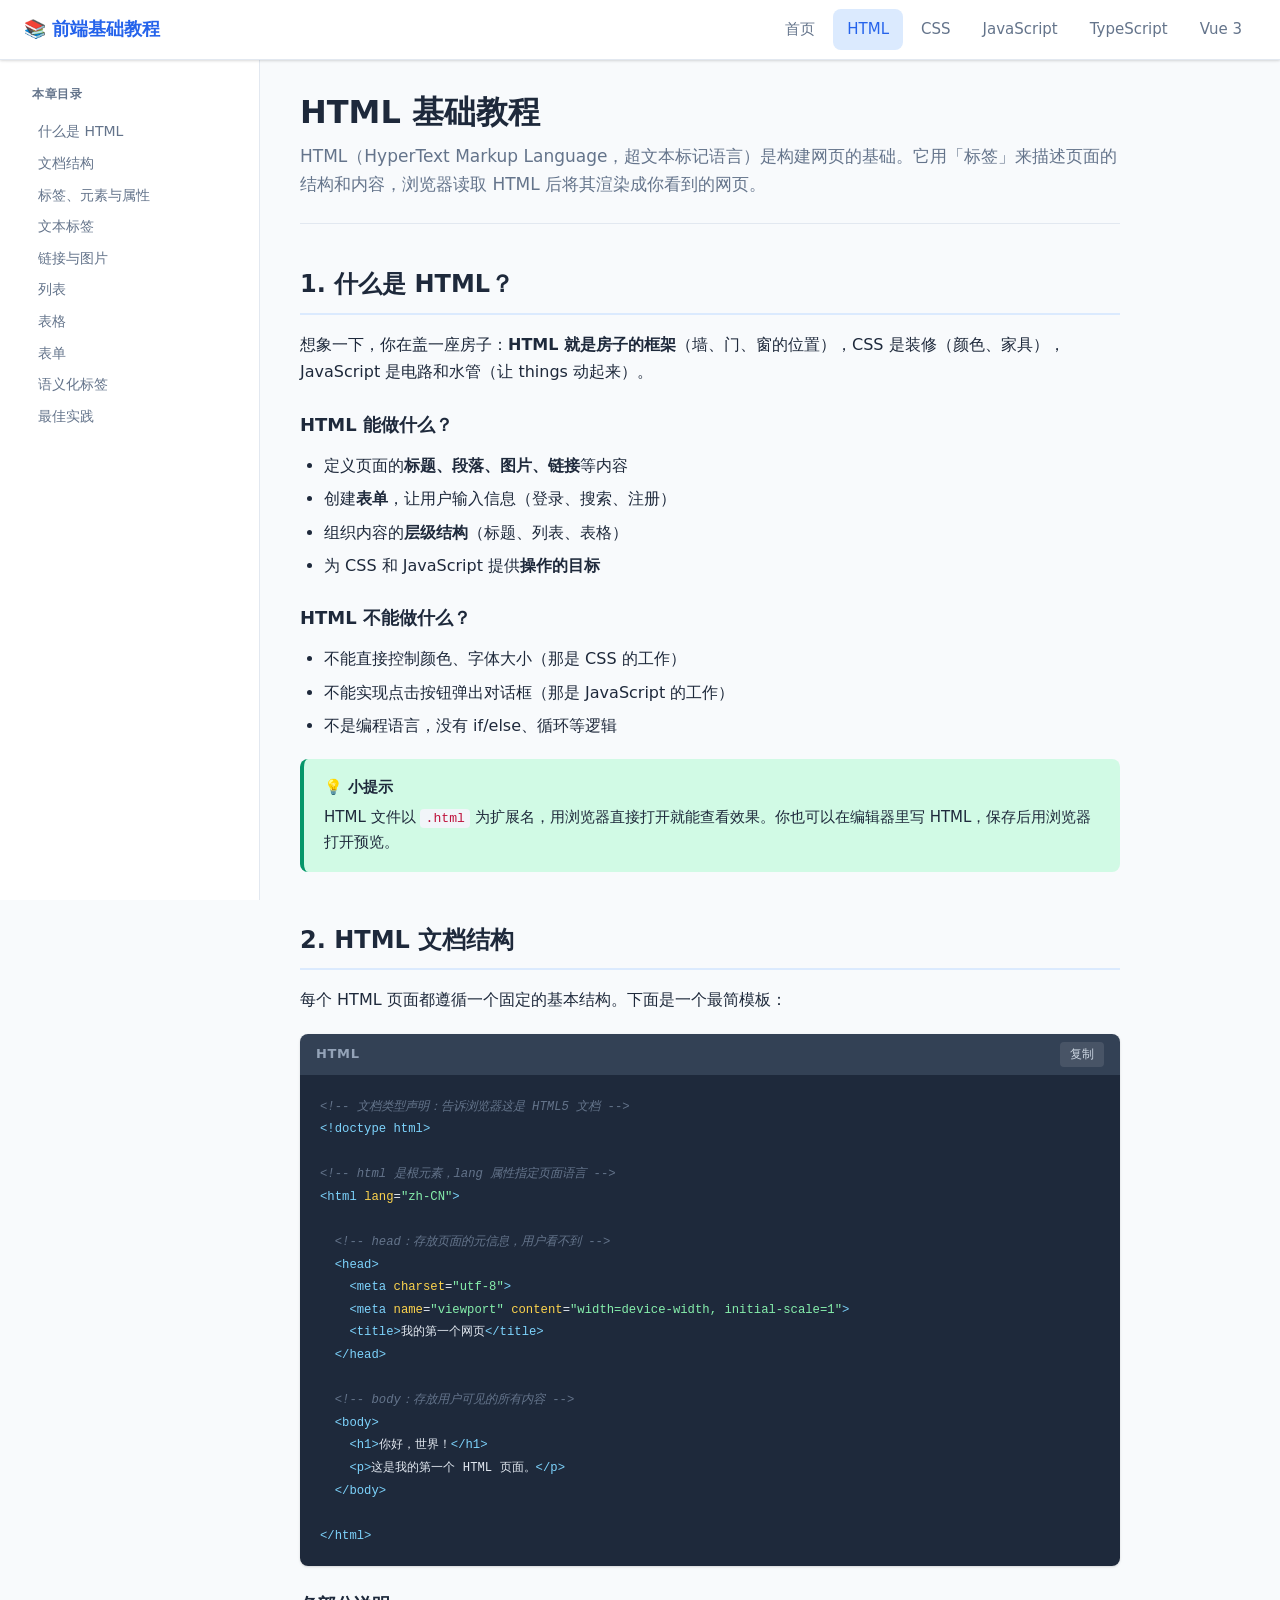
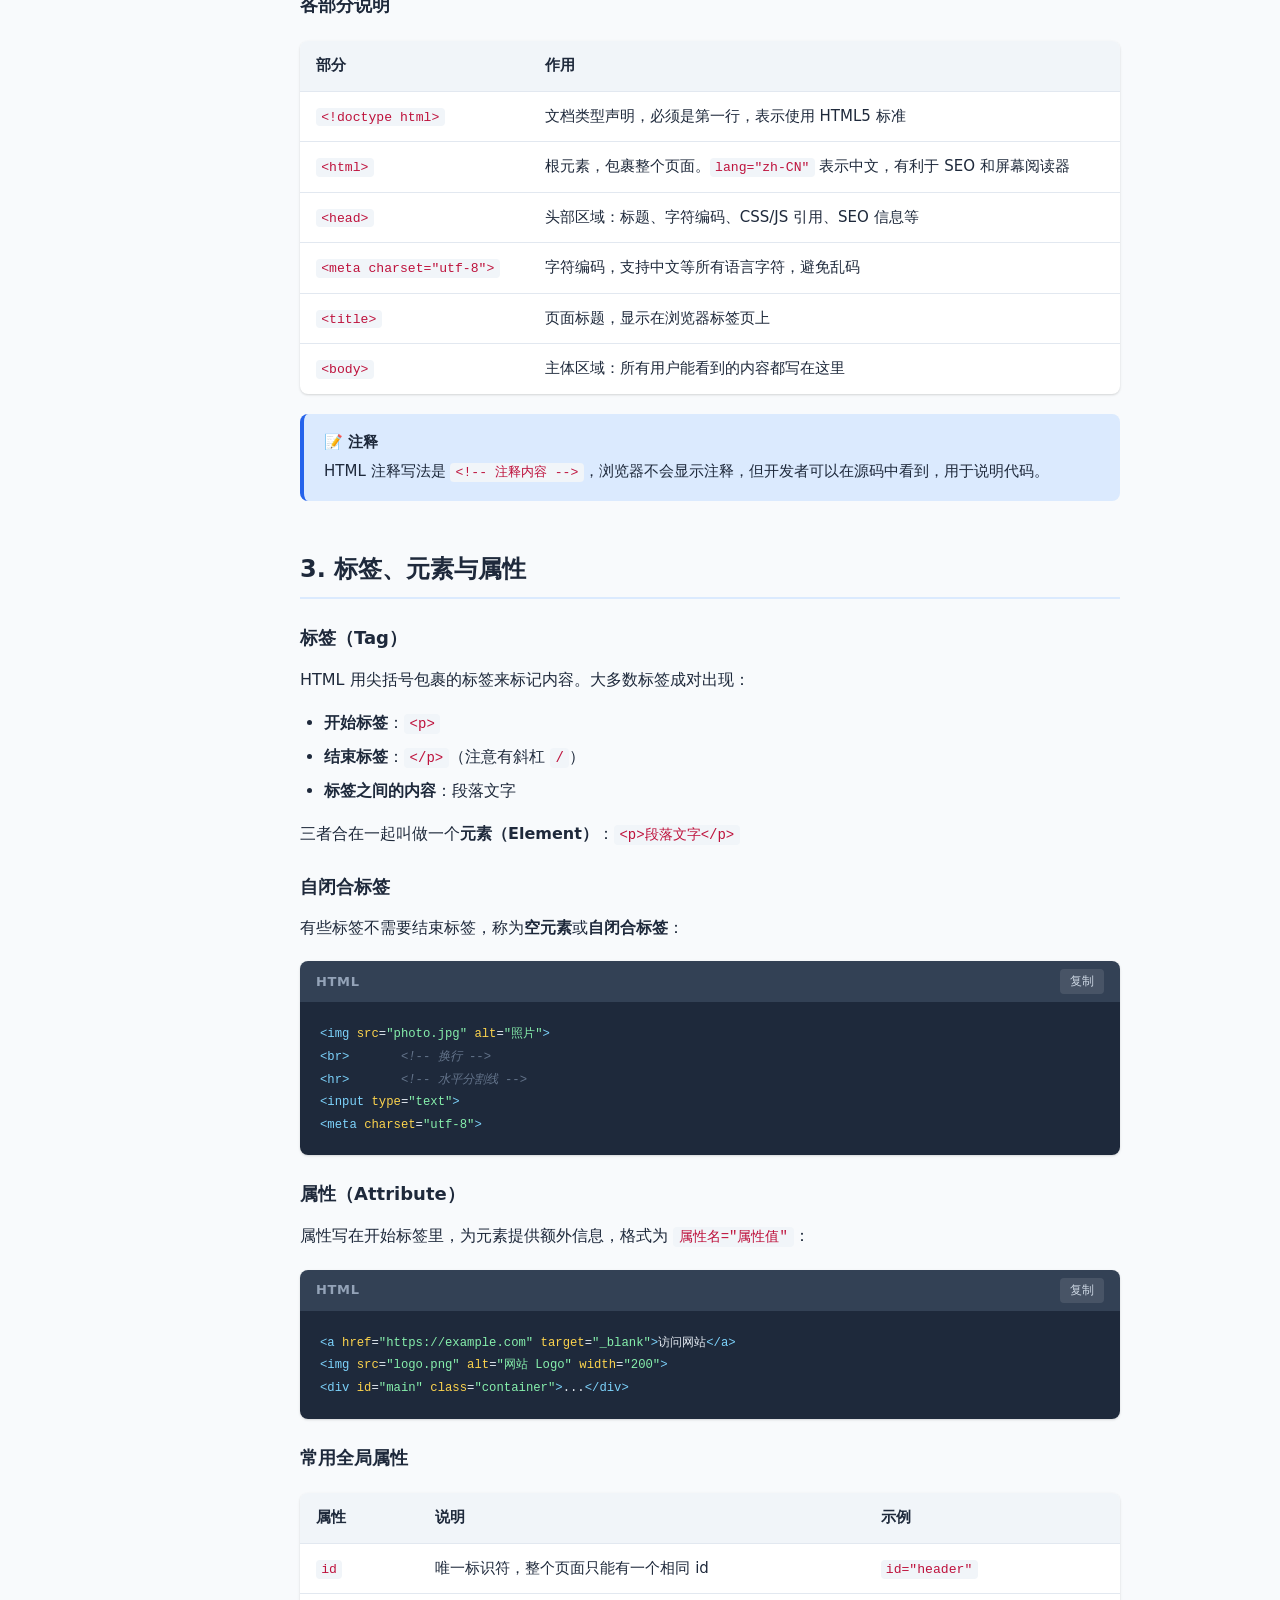
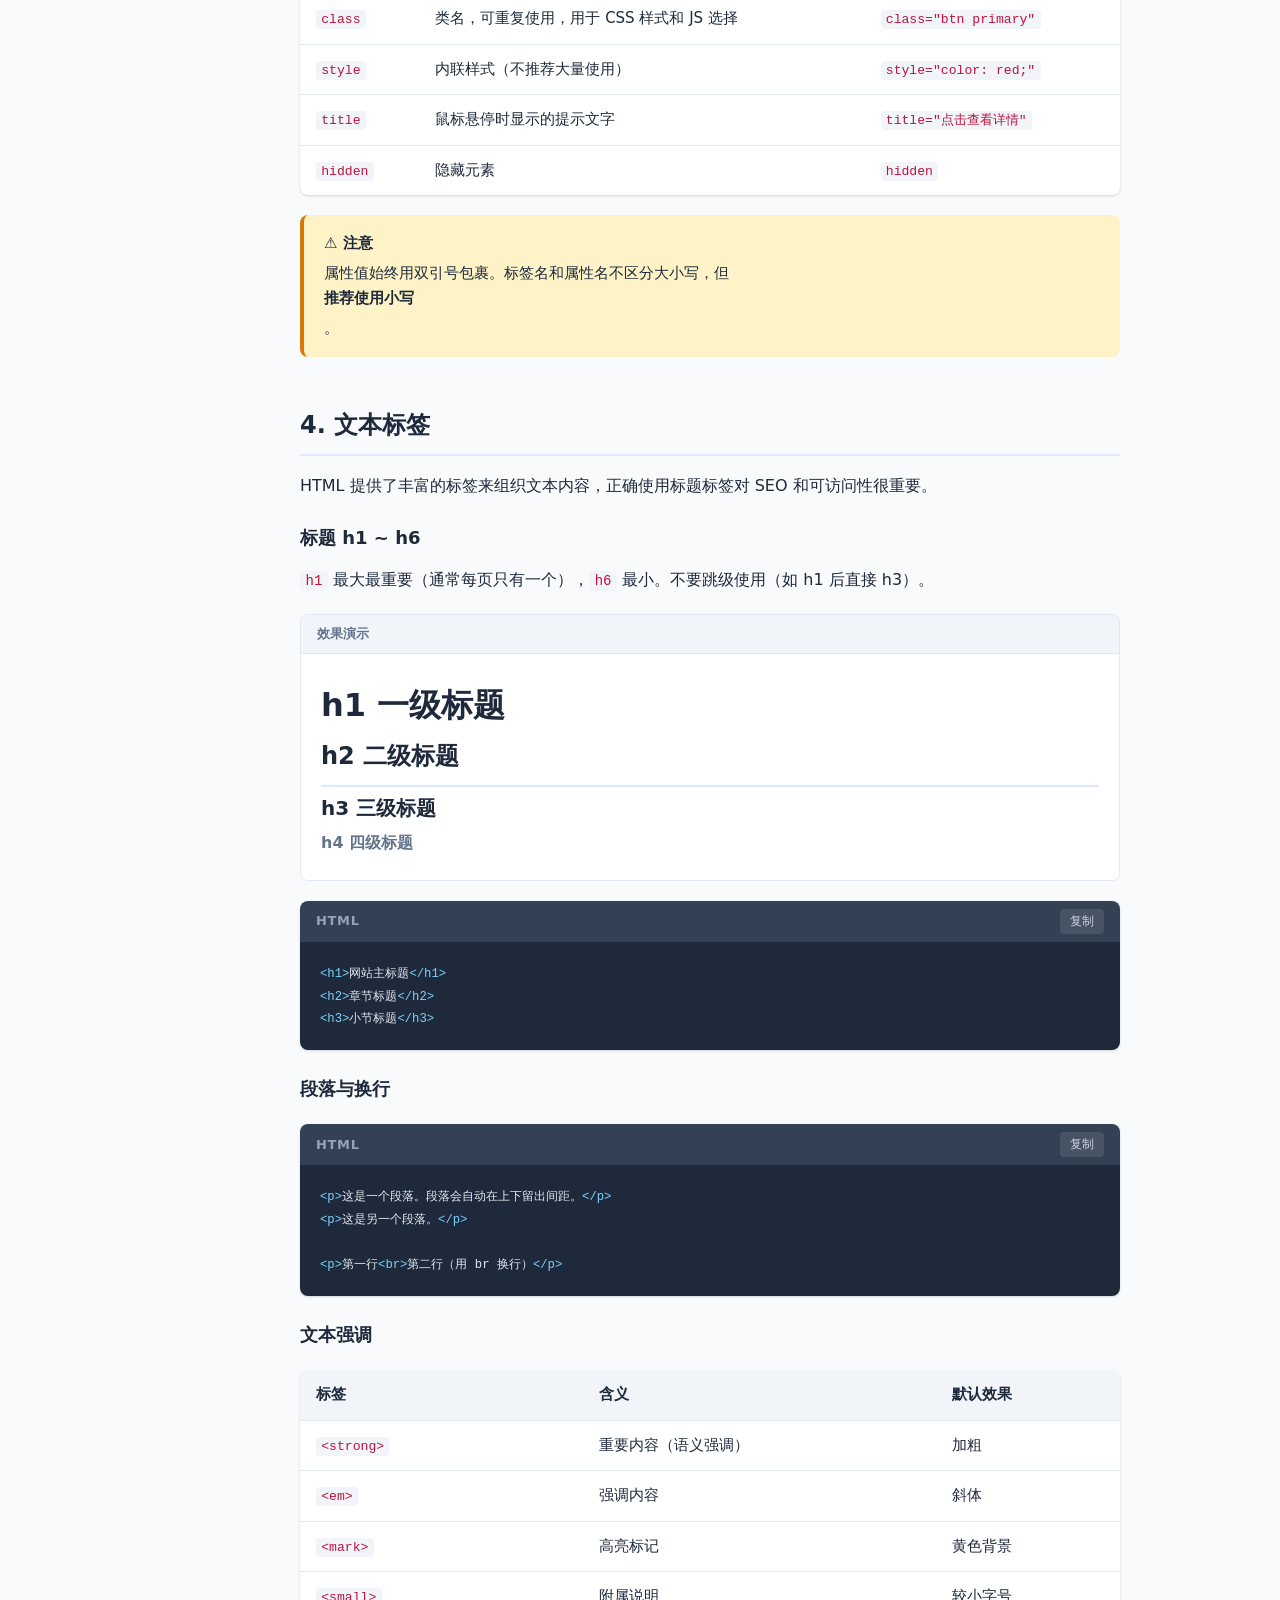
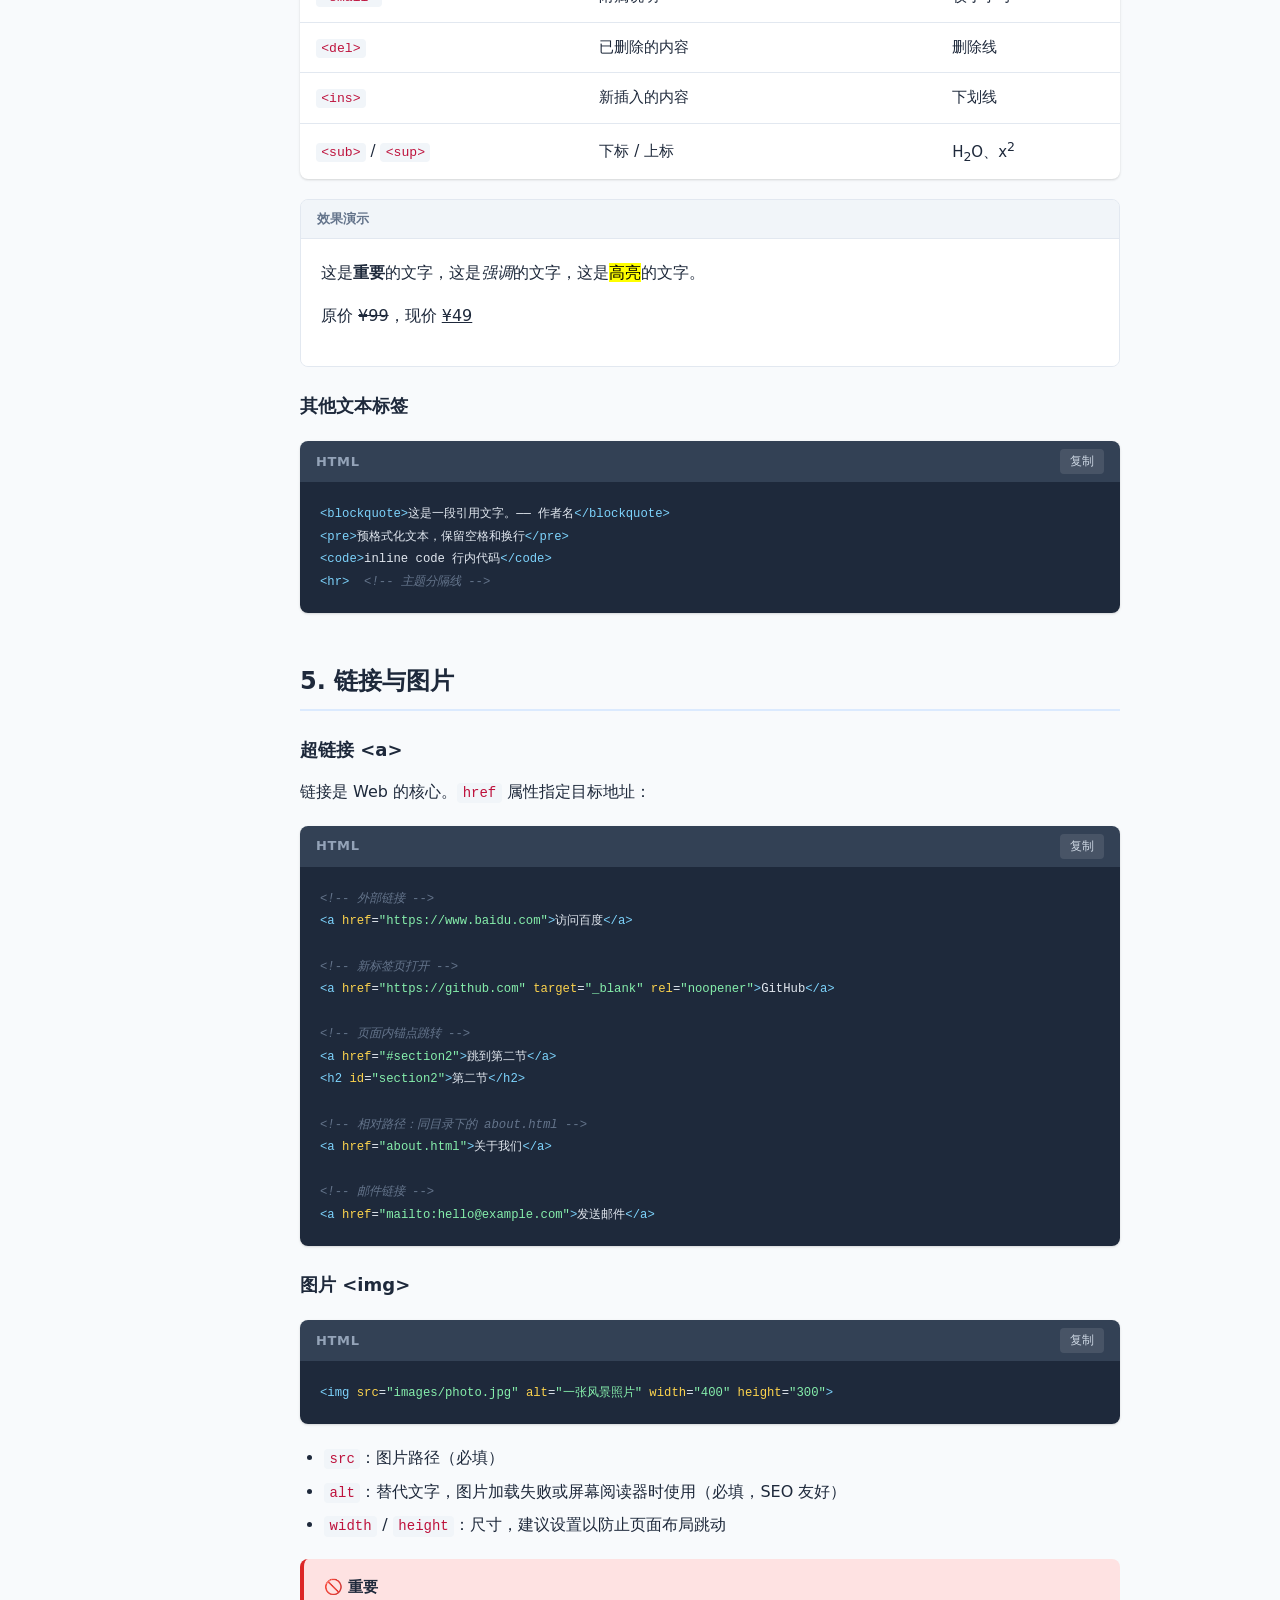
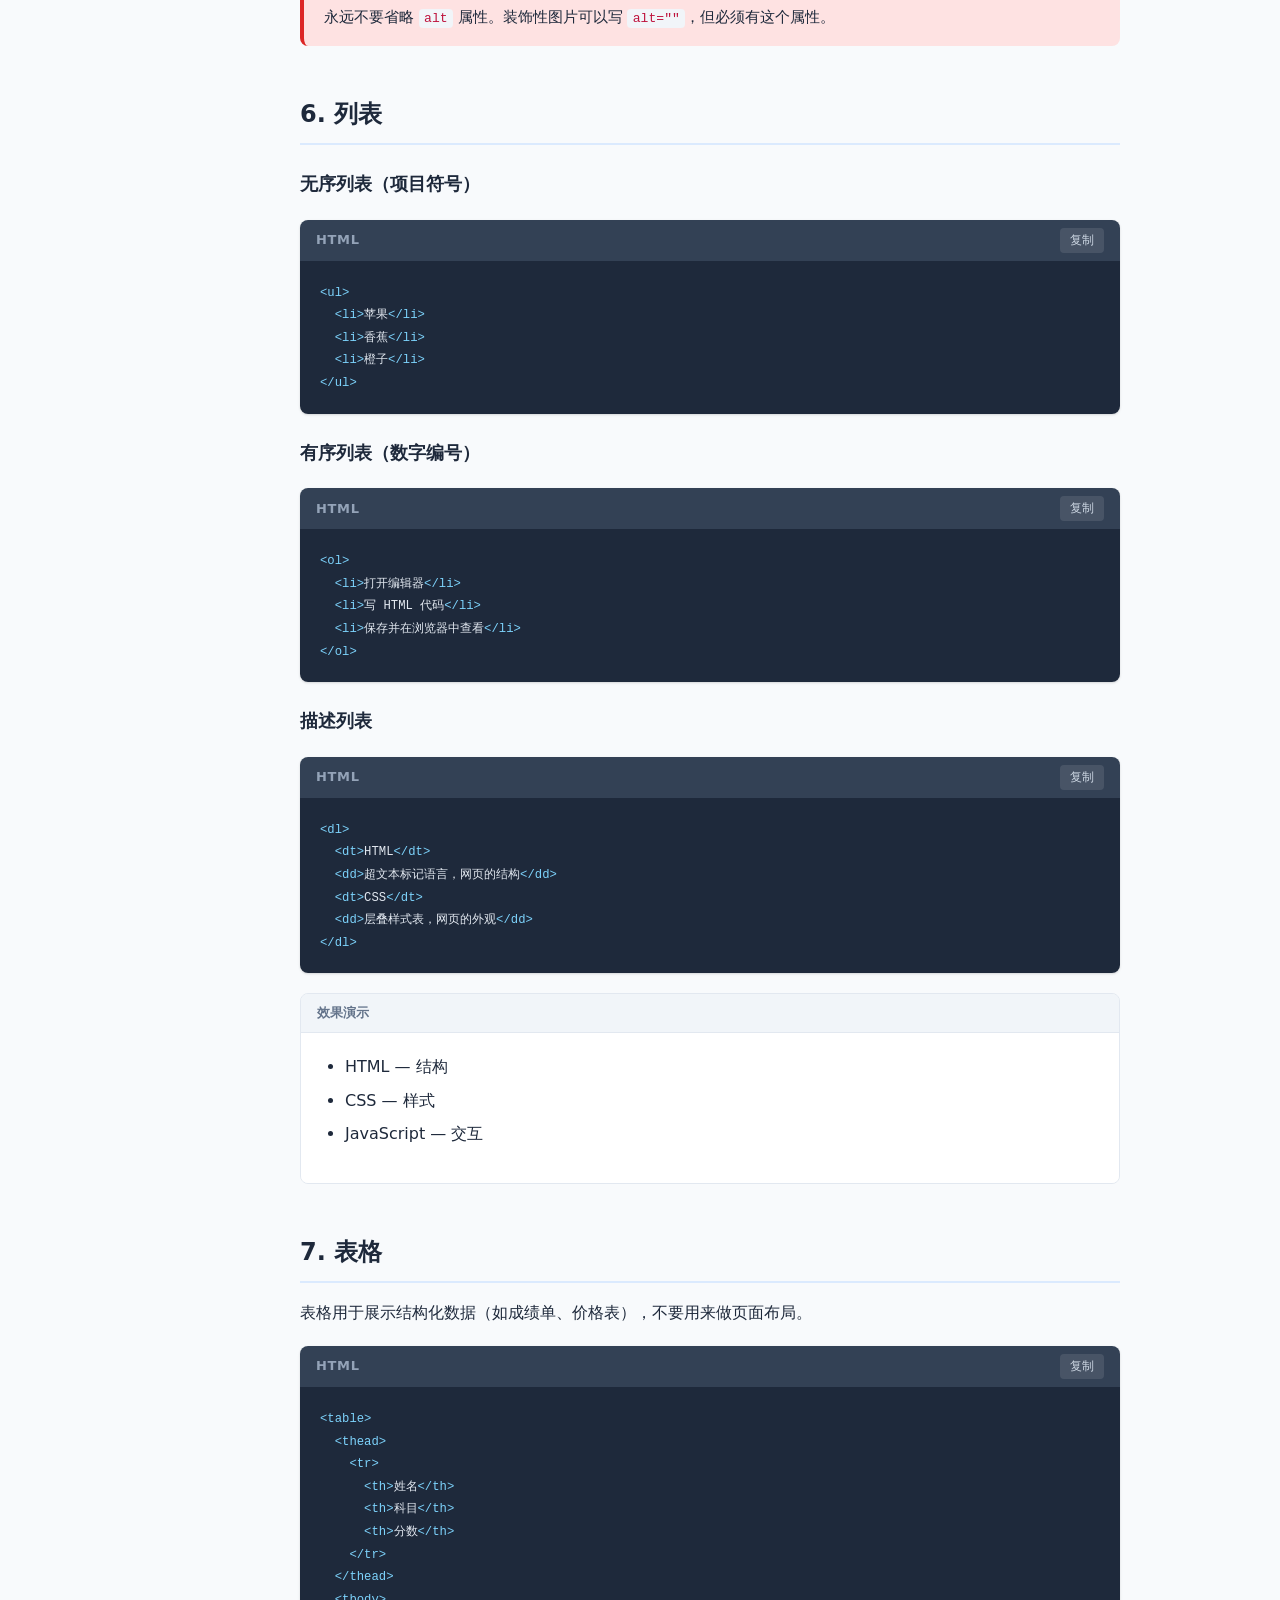
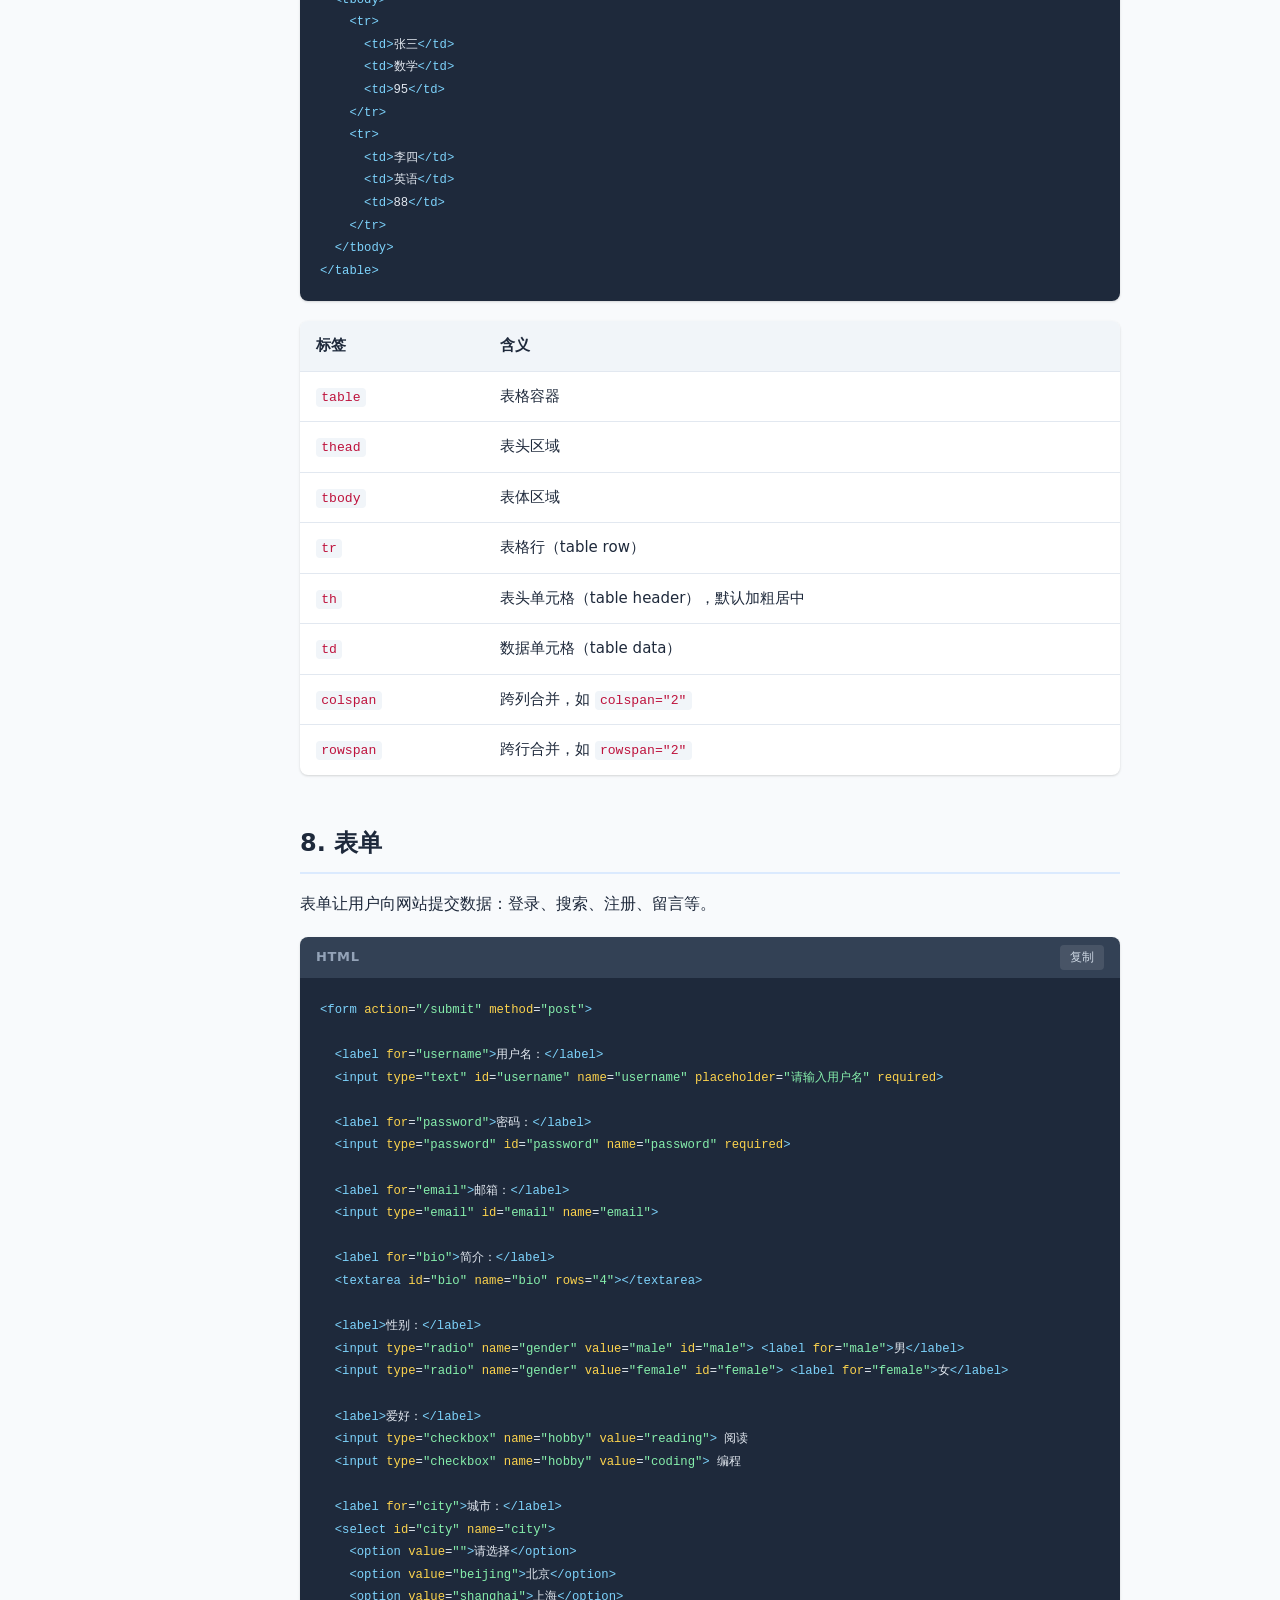
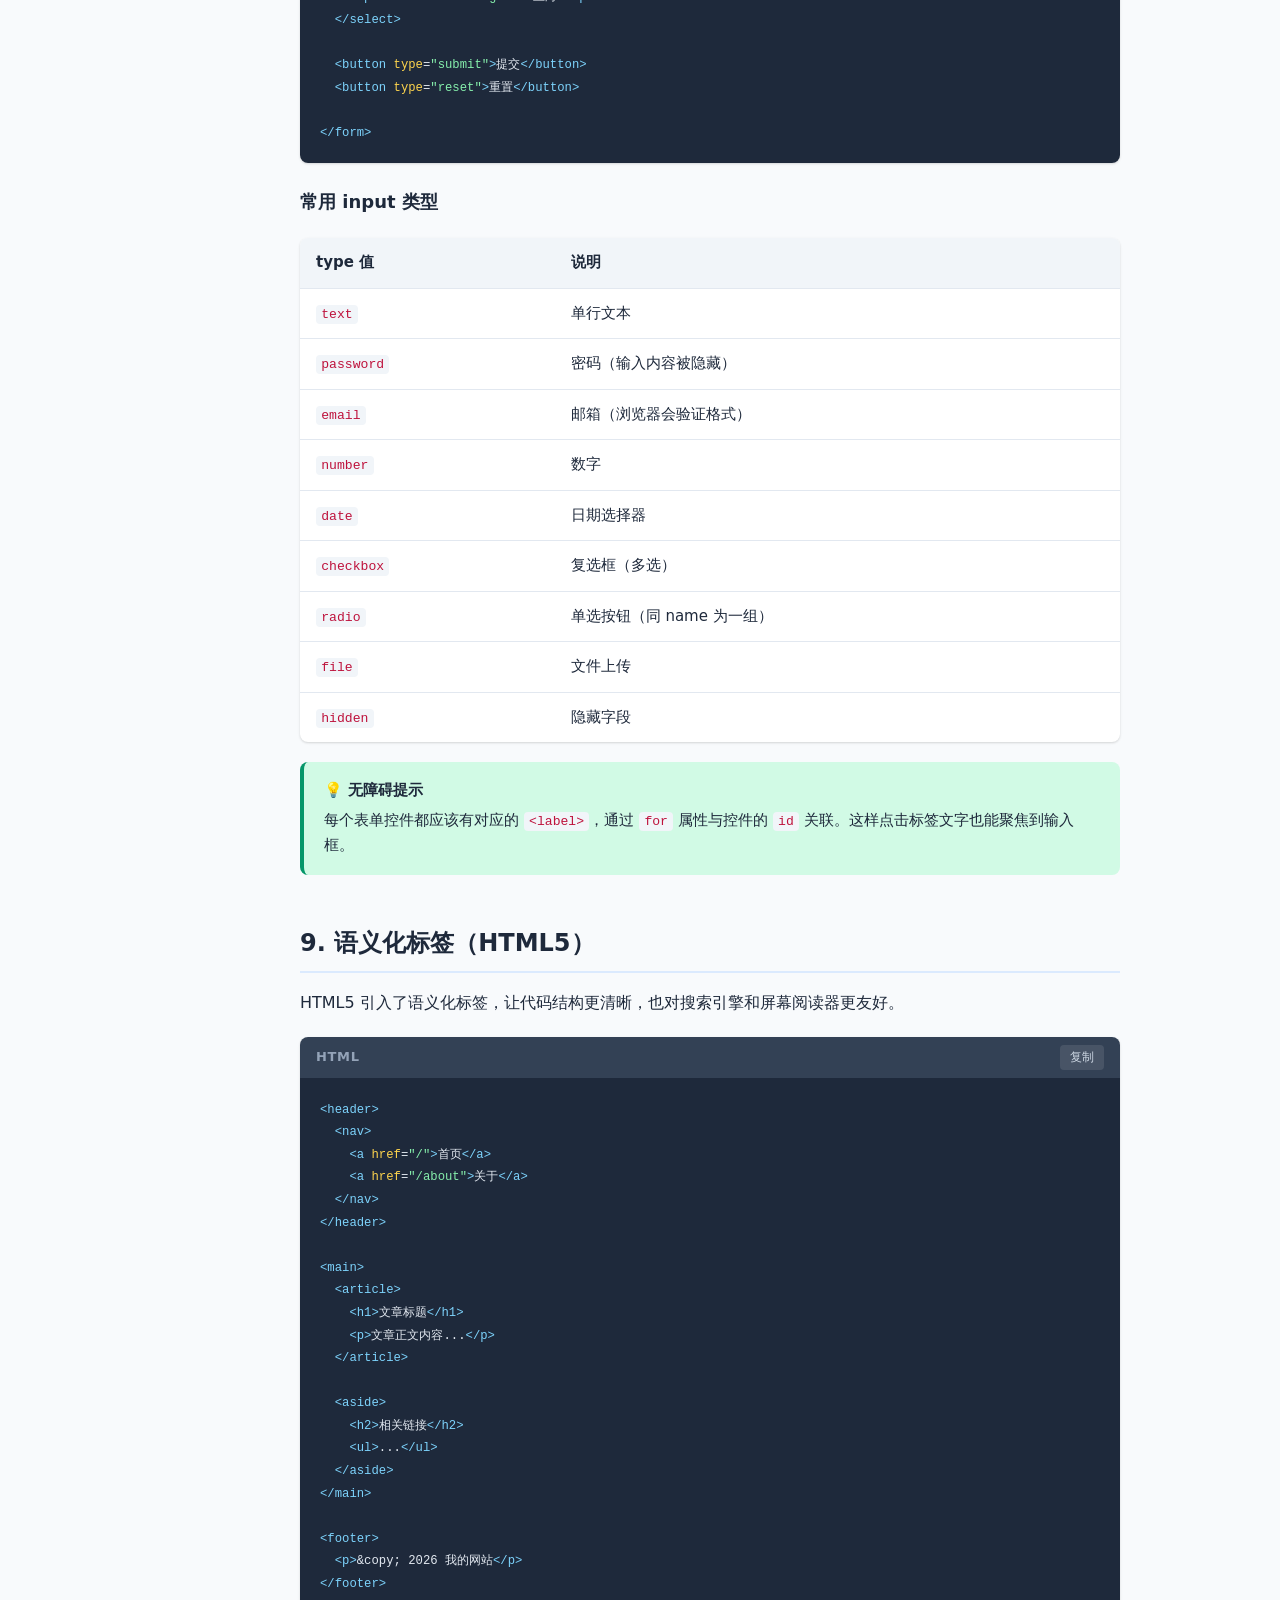
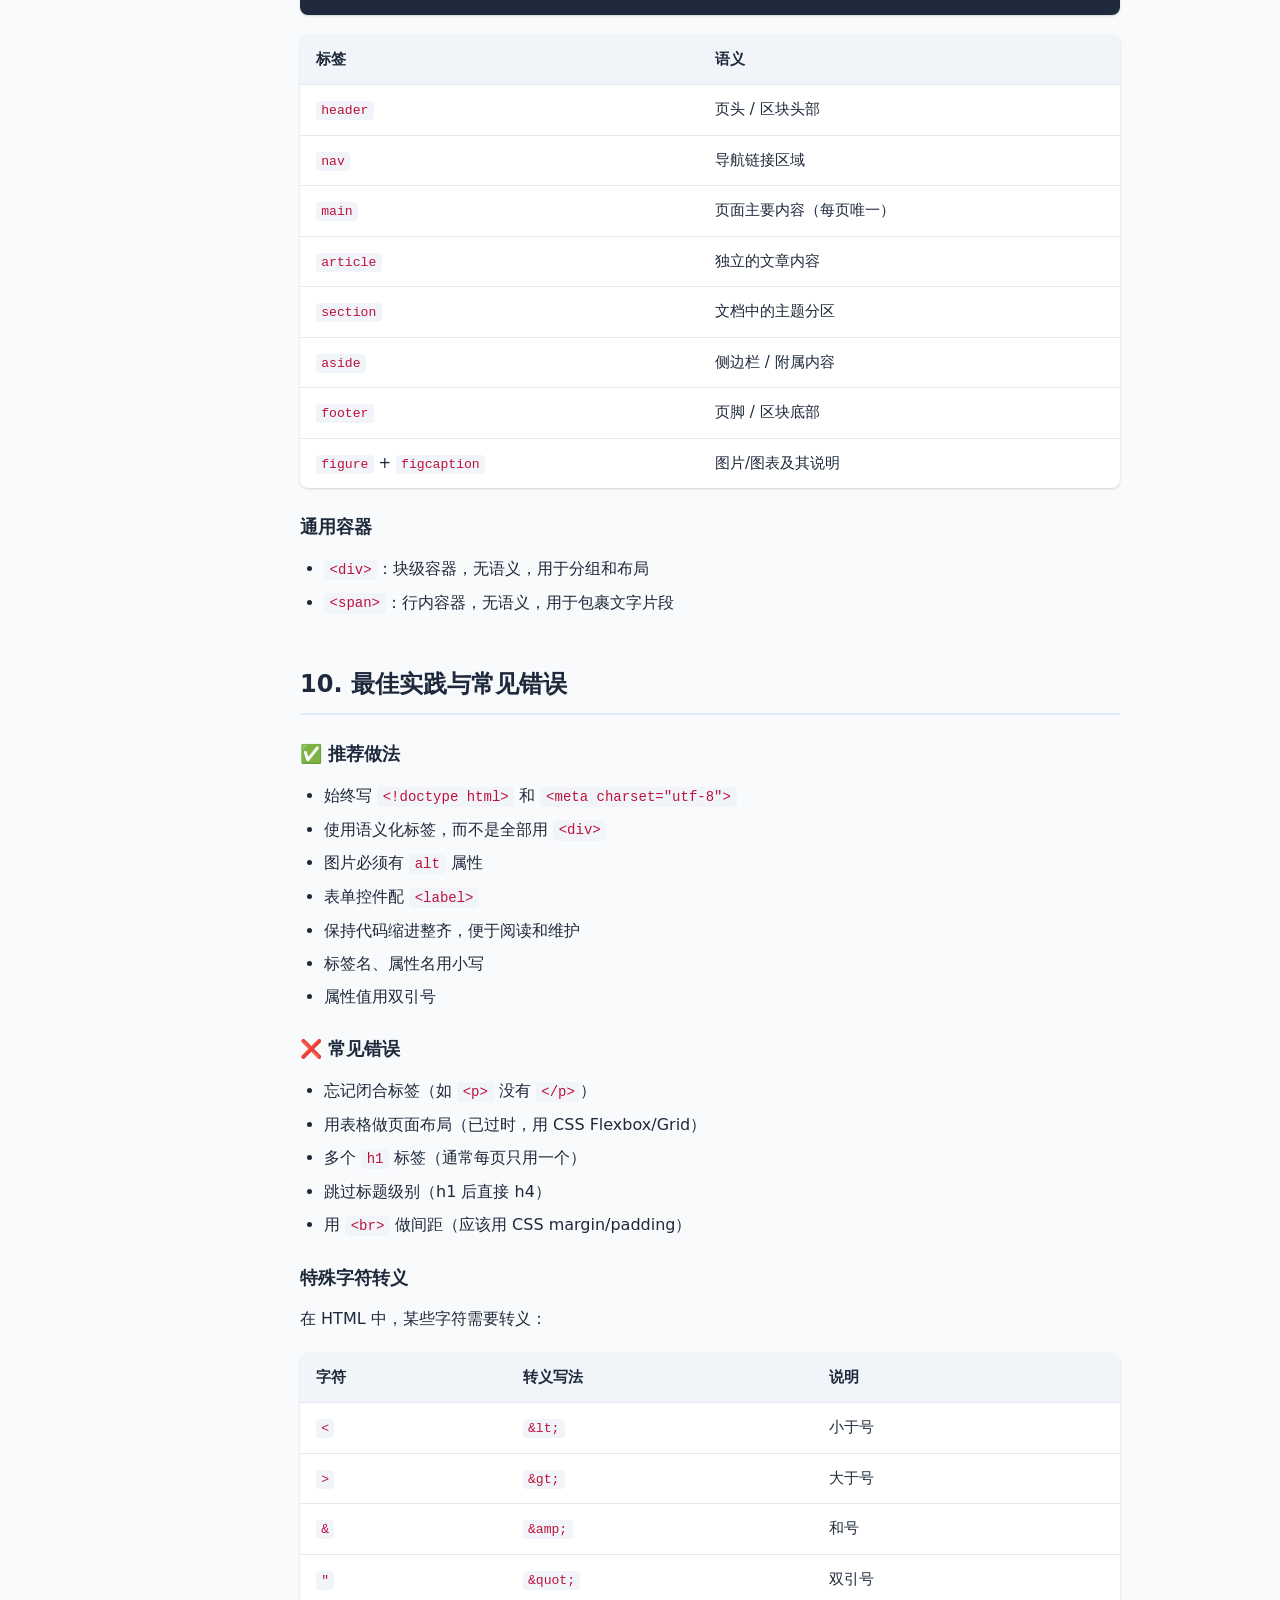
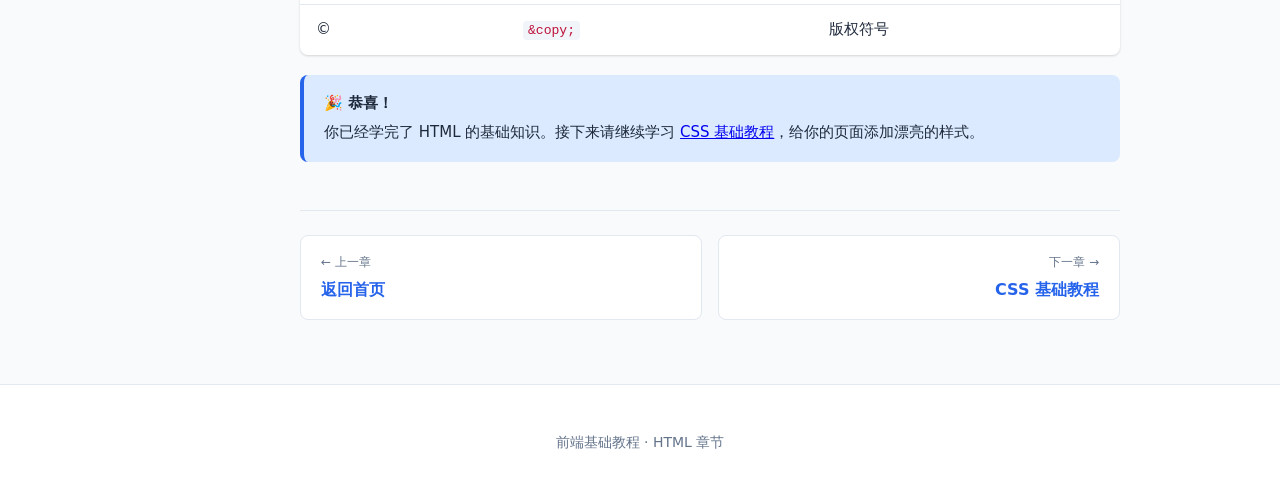
<file: tutorial/html.html>
<!doctype html>
<html lang="zh-CN">

<head>
  <meta charset="utf-8">
  <meta name="viewport" content="width=device-width, initial-scale=1">
  <title>HTML 基础教程 - 前端基础教程</title>
  <meta name="description" content="从零开始学习 HTML：文档结构、标签、元素、属性、文本、链接、图片、列表、表格、表单与语义化标签。">
  <link rel="stylesheet" href="../css/tutorial.css">
  <link rel="icon" href="../icon.svg" type="image/svg+xml">
</head>

<body>

  <header class="site-header">
    <div class="header-inner">
      <a href="../index.html" class="site-logo">📚 前端基础教程</a>
      <button class="menu-toggle" aria-label="打开菜单">☰</button>
      <nav>
        <ul class="nav-links">
          <li><a href="../index.html">首页</a></li>
          <li><a href="html.html" class="active">HTML</a></li>
          <li><a href="css.html">CSS</a></li>
          <li><a href="javascript.html">JavaScript</a></li>
          <li><a href="typescript.html">TypeScript</a></li>
          <li><a href="vue3.html">Vue 3</a></li>
        </ul>
      </nav>
    </div>
  </header>

  <div class="layout">
    <aside class="sidebar">
      <p class="sidebar-title">本章目录</p>
      <button class="toc-toggle menu-toggle" style="display:none;margin-bottom:0.75rem;width:100%;">📑 展开目录</button>
      <ul class="toc">
        <li><a href="#intro">什么是 HTML</a></li>
        <li><a href="#structure">文档结构</a></li>
        <li><a href="#tags">标签、元素与属性</a></li>
        <li><a href="#text">文本标签</a></li>
        <li><a href="#links">链接与图片</a></li>
        <li><a href="#lists">列表</a></li>
        <li><a href="#table">表格</a></li>
        <li><a href="#form">表单</a></li>
        <li><a href="#semantic">语义化标签</a></li>
        <li><a href="#best-practices">最佳实践</a></li>
      </ul>
    </aside>

    <main class="main-content">
      <h1 class="page-title">HTML 基础教程</h1>
      <p class="page-desc">HTML（HyperText Markup Language，超文本标记语言）是构建网页的基础。它用「标签」来描述页面的结构和内容，浏览器读取 HTML 后将其渲染成你看到的网页。</p>

      <!-- 第1章 -->
      <section id="intro">
        <h2>1. 什么是 HTML？</h2>
        <p>想象一下，你在盖一座房子：<strong>HTML 就是房子的框架</strong>（墙、门、窗的位置），CSS 是装修（颜色、家具），JavaScript 是电路和水管（让 things 动起来）。</p>

        <h3>HTML 能做什么？</h3>
        <ul>
          <li>定义页面的<strong>标题、段落、图片、链接</strong>等内容</li>
          <li>创建<strong>表单</strong>，让用户输入信息（登录、搜索、注册）</li>
          <li>组织内容的<strong>层级结构</strong>（标题、列表、表格）</li>
          <li>为 CSS 和 JavaScript 提供<strong>操作的目标</strong></li>
        </ul>

        <h3>HTML 不能做什么？</h3>
        <ul>
          <li>不能直接控制颜色、字体大小（那是 CSS 的工作）</li>
          <li>不能实现点击按钮弹出对话框（那是 JavaScript 的工作）</li>
          <li>不是编程语言，没有 if/else、循环等逻辑</li>
        </ul>

        <div class="callout callout-tip">
          <strong>💡 小提示</strong>
          HTML 文件以 <code>.html</code> 为扩展名，用浏览器直接打开就能查看效果。你也可以在编辑器里写 HTML，保存后用浏览器打开预览。
        </div>
      </section>

      <!-- 第2章 -->
      <section id="structure">
        <h2>2. HTML 文档结构</h2>
        <p>每个 HTML 页面都遵循一个固定的基本结构。下面是一个最简模板：</p>

        <div class="code-block">
          <div class="code-block-header">
            <span class="lang">HTML</span>
            <button class="copy-btn" type="button">复制</button>
          </div>
          <pre><code><span class="token-comment">&lt;!-- 文档类型声明：告诉浏览器这是 HTML5 文档 --&gt;</span>
<span class="token-tag">&lt;!doctype html&gt;</span>

<span class="token-comment">&lt;!-- html 是根元素，lang 属性指定页面语言 --&gt;</span>
<span class="token-tag">&lt;html</span> <span class="token-attr">lang</span>=<span class="token-string">"zh-CN"</span><span class="token-tag">&gt;</span>

  <span class="token-comment">&lt;!-- head：存放页面的元信息，用户看不到 --&gt;</span>
  <span class="token-tag">&lt;head&gt;</span>
    <span class="token-tag">&lt;meta</span> <span class="token-attr">charset</span>=<span class="token-string">"utf-8"</span><span class="token-tag">&gt;</span>
    <span class="token-tag">&lt;meta</span> <span class="token-attr">name</span>=<span class="token-string">"viewport"</span> <span class="token-attr">content</span>=<span class="token-string">"width=device-width, initial-scale=1"</span><span class="token-tag">&gt;</span>
    <span class="token-tag">&lt;title&gt;</span>我的第一个网页<span class="token-tag">&lt;/title&gt;</span>
  <span class="token-tag">&lt;/head&gt;</span>

  <span class="token-comment">&lt;!-- body：存放用户可见的所有内容 --&gt;</span>
  <span class="token-tag">&lt;body&gt;</span>
    <span class="token-tag">&lt;h1&gt;</span>你好，世界！<span class="token-tag">&lt;/h1&gt;</span>
    <span class="token-tag">&lt;p&gt;</span>这是我的第一个 HTML 页面。<span class="token-tag">&lt;/p&gt;</span>
  <span class="token-tag">&lt;/body&gt;</span>

<span class="token-tag">&lt;/html&gt;</span></code></pre>
        </div>

        <h3>各部分说明</h3>
        <table class="data-table">
          <thead>
            <tr>
              <th>部分</th>
              <th>作用</th>
            </tr>
          </thead>
          <tbody>
            <tr>
              <td><code>&lt;!doctype html&gt;</code></td>
              <td>文档类型声明，必须是第一行，表示使用 HTML5 标准</td>
            </tr>
            <tr>
              <td><code>&lt;html&gt;</code></td>
              <td>根元素，包裹整个页面。<code>lang="zh-CN"</code> 表示中文，有利于 SEO 和屏幕阅读器</td>
            </tr>
            <tr>
              <td><code>&lt;head&gt;</code></td>
              <td>头部区域：标题、字符编码、CSS/JS 引用、SEO 信息等</td>
            </tr>
            <tr>
              <td><code>&lt;meta charset="utf-8"&gt;</code></td>
              <td>字符编码，支持中文等所有语言字符，避免乱码</td>
            </tr>
            <tr>
              <td><code>&lt;title&gt;</code></td>
              <td>页面标题，显示在浏览器标签页上</td>
            </tr>
            <tr>
              <td><code>&lt;body&gt;</code></td>
              <td>主体区域：所有用户能看到的内容都写在这里</td>
            </tr>
          </tbody>
        </table>

        <div class="callout callout-note">
          <strong>📝 注释</strong>
          HTML 注释写法是 <code>&lt;!-- 注释内容 --&gt;</code>，浏览器不会显示注释，但开发者可以在源码中看到，用于说明代码。
        </div>
      </section>

      <!-- 第3章 -->
      <section id="tags">
        <h2>3. 标签、元素与属性</h2>

        <h3>标签（Tag）</h3>
        <p>HTML 用尖括号包裹的标签来标记内容。大多数标签成对出现：</p>
        <ul>
          <li><strong>开始标签</strong>：<code>&lt;p&gt;</code></li>
          <li><strong>结束标签</strong>：<code>&lt;/p&gt;</code>（注意有斜杠 <code>/</code>）</li>
          <li><strong>标签之间的内容</strong>：段落文字</li>
        </ul>
        <p>三者合在一起叫做一个<strong>元素（Element）</strong>：<code>&lt;p&gt;段落文字&lt;/p&gt;</code></p>

        <h3>自闭合标签</h3>
        <p>有些标签不需要结束标签，称为<strong>空元素</strong>或<strong>自闭合标签</strong>：</p>
        <div class="code-block">
          <div class="code-block-header"><span class="lang">HTML</span><button class="copy-btn" type="button">复制</button></div>
          <pre><code><span class="token-tag">&lt;img</span> <span class="token-attr">src</span>=<span class="token-string">"photo.jpg"</span> <span class="token-attr">alt</span>=<span class="token-string">"照片"</span><span class="token-tag">&gt;</span>
<span class="token-tag">&lt;br&gt;</span>       <span class="token-comment">&lt;!-- 换行 --&gt;</span>
<span class="token-tag">&lt;hr&gt;</span>       <span class="token-comment">&lt;!-- 水平分割线 --&gt;</span>
<span class="token-tag">&lt;input</span> <span class="token-attr">type</span>=<span class="token-string">"text"</span><span class="token-tag">&gt;</span>
<span class="token-tag">&lt;meta</span> <span class="token-attr">charset</span>=<span class="token-string">"utf-8"</span><span class="token-tag">&gt;</span></code></pre>
        </div>

        <h3>属性（Attribute）</h3>
        <p>属性写在开始标签里，为元素提供额外信息，格式为 <code>属性名="属性值"</code>：</p>
        <div class="code-block">
          <div class="code-block-header"><span class="lang">HTML</span><button class="copy-btn" type="button">复制</button></div>
          <pre><code><span class="token-tag">&lt;a</span> <span class="token-attr">href</span>=<span class="token-string">"https://example.com"</span> <span class="token-attr">target</span>=<span class="token-string">"_blank"</span><span class="token-tag">&gt;</span>访问网站<span class="token-tag">&lt;/a&gt;</span>
<span class="token-tag">&lt;img</span> <span class="token-attr">src</span>=<span class="token-string">"logo.png"</span> <span class="token-attr">alt</span>=<span class="token-string">"网站 Logo"</span> <span class="token-attr">width</span>=<span class="token-string">"200"</span><span class="token-tag">&gt;</span>
<span class="token-tag">&lt;div</span> <span class="token-attr">id</span>=<span class="token-string">"main"</span> <span class="token-attr">class</span>=<span class="token-string">"container"</span><span class="token-tag">&gt;</span>...<span class="token-tag">&lt;/div&gt;</span></code></pre>
        </div>

        <h3>常用全局属性</h3>
        <table class="data-table">
          <thead>
            <tr><th>属性</th><th>说明</th><th>示例</th></tr>
          </thead>
          <tbody>
            <tr><td><code>id</code></td><td>唯一标识符，整个页面只能有一个相同 id</td><td><code>id="header"</code></td></tr>
            <tr><td><code>class</code></td><td>类名，可重复使用，用于 CSS 样式和 JS 选择</td><td><code>class="btn primary"</code></td></tr>
            <tr><td><code>style</code></td><td>内联样式（不推荐大量使用）</td><td><code>style="color: red;"</code></td></tr>
            <tr><td><code>title</code></td><td>鼠标悬停时显示的提示文字</td><td><code>title="点击查看详情"</code></td></tr>
            <tr><td><code>hidden</code></td><td>隐藏元素</td><td><code>hidden</code></td></tr>
          </tbody>
        </table>

        <div class="callout callout-warning">
          <strong>⚠️ 注意</strong>
          属性值始终用双引号包裹。标签名和属性名不区分大小写，但<strong>推荐使用小写</strong>。
        </div>
      </section>

      <!-- 第4章 -->
      <section id="text">
        <h2>4. 文本标签</h2>
        <p>HTML 提供了丰富的标签来组织文本内容，正确使用标题标签对 SEO 和可访问性很重要。</p>

        <h3>标题 h1 ~ h6</h3>
        <p><code>h1</code> 最大最重要（通常每页只有一个），<code>h6</code> 最小。不要跳级使用（如 h1 后直接 h3）。</p>
        <div class="demo-box">
          <div class="demo-label">效果演示</div>
          <div class="demo-content">
            <h1 style="margin:0.25rem 0;font-size:2em;">h1 一级标题</h1>
            <h2 style="margin:0.25rem 0;font-size:1.5em;">h2 二级标题</h2>
            <h3 style="margin:0.25rem 0;font-size:1.25em;">h3 三级标题</h3>
            <h4 style="margin:0.25rem 0;">h4 四级标题</h4>
          </div>
        </div>

        <div class="code-block">
          <div class="code-block-header"><span class="lang">HTML</span><button class="copy-btn" type="button">复制</button></div>
          <pre><code><span class="token-tag">&lt;h1&gt;</span>网站主标题<span class="token-tag">&lt;/h1&gt;</span>
<span class="token-tag">&lt;h2&gt;</span>章节标题<span class="token-tag">&lt;/h2&gt;</span>
<span class="token-tag">&lt;h3&gt;</span>小节标题<span class="token-tag">&lt;/h3&gt;</span></code></pre>
        </div>

        <h3>段落与换行</h3>
        <div class="code-block">
          <div class="code-block-header"><span class="lang">HTML</span><button class="copy-btn" type="button">复制</button></div>
          <pre><code><span class="token-tag">&lt;p&gt;</span>这是一个段落。段落会自动在上下留出间距。<span class="token-tag">&lt;/p&gt;</span>
<span class="token-tag">&lt;p&gt;</span>这是另一个段落。<span class="token-tag">&lt;/p&gt;</span>

<span class="token-tag">&lt;p&gt;</span>第一行<span class="token-tag">&lt;br&gt;</span>第二行（用 br 换行）<span class="token-tag">&lt;/p&gt;</span></code></pre>
        </div>

        <h3>文本强调</h3>
        <table class="data-table">
          <thead>
            <tr><th>标签</th><th>含义</th><th>默认效果</th></tr>
          </thead>
          <tbody>
            <tr><td><code>&lt;strong&gt;</code></td><td>重要内容（语义强调）</td><td>加粗</td></tr>
            <tr><td><code>&lt;em&gt;</code></td><td>强调内容</td><td>斜体</td></tr>
            <tr><td><code>&lt;mark&gt;</code></td><td>高亮标记</td><td>黄色背景</td></tr>
            <tr><td><code>&lt;small&gt;</code></td><td>附属说明</td><td>较小字号</td></tr>
            <tr><td><code>&lt;del&gt;</code></td><td>已删除的内容</td><td>删除线</td></tr>
            <tr><td><code>&lt;ins&gt;</code></td><td>新插入的内容</td><td>下划线</td></tr>
            <tr><td><code>&lt;sub&gt;</code> / <code>&lt;sup&gt;</code></td><td>下标 / 上标</td><td>H<sub>2</sub>O、x<sup>2</sup></td></tr>
          </tbody>
        </table>

        <div class="demo-box">
          <div class="demo-label">效果演示</div>
          <div class="demo-content">
            <p>这是<strong>重要</strong>的文字，这是<em>强调</em>的文字，这是<mark>高亮</mark>的文字。</p>
            <p>原价 <del>¥99</del>，现价 <ins>¥49</ins></p>
          </div>
        </div>

        <h3>其他文本标签</h3>
        <div class="code-block">
          <div class="code-block-header"><span class="lang">HTML</span><button class="copy-btn" type="button">复制</button></div>
          <pre><code><span class="token-tag">&lt;blockquote&gt;</span>这是一段引用文字。—— 作者名<span class="token-tag">&lt;/blockquote&gt;</span>
<span class="token-tag">&lt;pre&gt;</span>预格式化文本，保留空格和换行<span class="token-tag">&lt;/pre&gt;</span>
<span class="token-tag">&lt;code&gt;</span>inline code 行内代码<span class="token-tag">&lt;/code&gt;</span>
<span class="token-tag">&lt;hr&gt;</span>  <span class="token-comment">&lt;!-- 主题分隔线 --&gt;</span></code></pre>
        </div>
      </section>

      <!-- 第5章 -->
      <section id="links">
        <h2>5. 链接与图片</h2>

        <h3>超链接 &lt;a&gt;</h3>
        <p>链接是 Web 的核心。<code>href</code> 属性指定目标地址：</p>
        <div class="code-block">
          <div class="code-block-header"><span class="lang">HTML</span><button class="copy-btn" type="button">复制</button></div>
          <pre><code><span class="token-comment">&lt;!-- 外部链接 --&gt;</span>
<span class="token-tag">&lt;a</span> <span class="token-attr">href</span>=<span class="token-string">"https://www.baidu.com"</span><span class="token-tag">&gt;</span>访问百度<span class="token-tag">&lt;/a&gt;</span>

<span class="token-comment">&lt;!-- 新标签页打开 --&gt;</span>
<span class="token-tag">&lt;a</span> <span class="token-attr">href</span>=<span class="token-string">"https://github.com"</span> <span class="token-attr">target</span>=<span class="token-string">"_blank"</span> <span class="token-attr">rel</span>=<span class="token-string">"noopener"</span><span class="token-tag">&gt;</span>GitHub<span class="token-tag">&lt;/a&gt;</span>

<span class="token-comment">&lt;!-- 页面内锚点跳转 --&gt;</span>
<span class="token-tag">&lt;a</span> <span class="token-attr">href</span>=<span class="token-string">"#section2"</span><span class="token-tag">&gt;</span>跳到第二节<span class="token-tag">&lt;/a&gt;</span>
<span class="token-tag">&lt;h2</span> <span class="token-attr">id</span>=<span class="token-string">"section2"</span><span class="token-tag">&gt;</span>第二节<span class="token-tag">&lt;/h2&gt;</span>

<span class="token-comment">&lt;!-- 相对路径：同目录下的 about.html --&gt;</span>
<span class="token-tag">&lt;a</span> <span class="token-attr">href</span>=<span class="token-string">"about.html"</span><span class="token-tag">&gt;</span>关于我们<span class="token-tag">&lt;/a&gt;</span>

<span class="token-comment">&lt;!-- 邮件链接 --&gt;</span>
<span class="token-tag">&lt;a</span> <span class="token-attr">href</span>=<span class="token-string">"mailto:hello@example.com"</span><span class="token-tag">&gt;</span>发送邮件<span class="token-tag">&lt;/a&gt;</span></code></pre>
        </div>

        <h3>图片 &lt;img&gt;</h3>
        <div class="code-block">
          <div class="code-block-header"><span class="lang">HTML</span><button class="copy-btn" type="button">复制</button></div>
          <pre><code><span class="token-tag">&lt;img</span> <span class="token-attr">src</span>=<span class="token-string">"images/photo.jpg"</span> <span class="token-attr">alt</span>=<span class="token-string">"一张风景照片"</span> <span class="token-attr">width</span>=<span class="token-string">"400"</span> <span class="token-attr">height</span>=<span class="token-string">"300"</span><span class="token-tag">&gt;</span></code></pre>
        </div>
        <ul>
          <li><code>src</code>：图片路径（必填）</li>
          <li><code>alt</code>：替代文字，图片加载失败或屏幕阅读器时使用（必填，SEO 友好）</li>
          <li><code>width</code> / <code>height</code>：尺寸，建议设置以防止页面布局跳动</li>
        </ul>

        <div class="callout callout-danger">
          <strong>🚫 重要</strong>
          永远不要省略 <code>alt</code> 属性。装饰性图片可以写 <code>alt=""</code>，但必须有这个属性。
        </div>
      </section>

      <!-- 第6章 -->
      <section id="lists">
        <h2>6. 列表</h2>

        <h3>无序列表（项目符号）</h3>
        <div class="code-block">
          <div class="code-block-header"><span class="lang">HTML</span><button class="copy-btn" type="button">复制</button></div>
          <pre><code><span class="token-tag">&lt;ul&gt;</span>
  <span class="token-tag">&lt;li&gt;</span>苹果<span class="token-tag">&lt;/li&gt;</span>
  <span class="token-tag">&lt;li&gt;</span>香蕉<span class="token-tag">&lt;/li&gt;</span>
  <span class="token-tag">&lt;li&gt;</span>橙子<span class="token-tag">&lt;/li&gt;</span>
<span class="token-tag">&lt;/ul&gt;</span></code></pre>
        </div>

        <h3>有序列表（数字编号）</h3>
        <div class="code-block">
          <div class="code-block-header"><span class="lang">HTML</span><button class="copy-btn" type="button">复制</button></div>
          <pre><code><span class="token-tag">&lt;ol&gt;</span>
  <span class="token-tag">&lt;li&gt;</span>打开编辑器<span class="token-tag">&lt;/li&gt;</span>
  <span class="token-tag">&lt;li&gt;</span>写 HTML 代码<span class="token-tag">&lt;/li&gt;</span>
  <span class="token-tag">&lt;li&gt;</span>保存并在浏览器中查看<span class="token-tag">&lt;/li&gt;</span>
<span class="token-tag">&lt;/ol&gt;</span></code></pre>
        </div>

        <h3>描述列表</h3>
        <div class="code-block">
          <div class="code-block-header"><span class="lang">HTML</span><button class="copy-btn" type="button">复制</button></div>
          <pre><code><span class="token-tag">&lt;dl&gt;</span>
  <span class="token-tag">&lt;dt&gt;</span>HTML<span class="token-tag">&lt;/dt&gt;</span>
  <span class="token-tag">&lt;dd&gt;</span>超文本标记语言，网页的结构<span class="token-tag">&lt;/dd&gt;</span>
  <span class="token-tag">&lt;dt&gt;</span>CSS<span class="token-tag">&lt;/dt&gt;</span>
  <span class="token-tag">&lt;dd&gt;</span>层叠样式表，网页的外观<span class="token-tag">&lt;/dd&gt;</span>
<span class="token-tag">&lt;/dl&gt;</span></code></pre>
        </div>

        <div class="demo-box">
          <div class="demo-label">效果演示</div>
          <div class="demo-content">
            <ul>
              <li>HTML — 结构</li>
              <li>CSS — 样式</li>
              <li>JavaScript — 交互</li>
            </ul>
          </div>
        </div>
      </section>

      <!-- 第7章 -->
      <section id="table">
        <h2>7. 表格</h2>
        <p>表格用于展示结构化数据（如成绩单、价格表），不要用来做页面布局。</p>

        <div class="code-block">
          <div class="code-block-header"><span class="lang">HTML</span><button class="copy-btn" type="button">复制</button></div>
          <pre><code><span class="token-tag">&lt;table&gt;</span>
  <span class="token-tag">&lt;thead&gt;</span>
    <span class="token-tag">&lt;tr&gt;</span>
      <span class="token-tag">&lt;th&gt;</span>姓名<span class="token-tag">&lt;/th&gt;</span>
      <span class="token-tag">&lt;th&gt;</span>科目<span class="token-tag">&lt;/th&gt;</span>
      <span class="token-tag">&lt;th&gt;</span>分数<span class="token-tag">&lt;/th&gt;</span>
    <span class="token-tag">&lt;/tr&gt;</span>
  <span class="token-tag">&lt;/thead&gt;</span>
  <span class="token-tag">&lt;tbody&gt;</span>
    <span class="token-tag">&lt;tr&gt;</span>
      <span class="token-tag">&lt;td&gt;</span>张三<span class="token-tag">&lt;/td&gt;</span>
      <span class="token-tag">&lt;td&gt;</span>数学<span class="token-tag">&lt;/td&gt;</span>
      <span class="token-tag">&lt;td&gt;</span>95<span class="token-tag">&lt;/td&gt;</span>
    <span class="token-tag">&lt;/tr&gt;</span>
    <span class="token-tag">&lt;tr&gt;</span>
      <span class="token-tag">&lt;td&gt;</span>李四<span class="token-tag">&lt;/td&gt;</span>
      <span class="token-tag">&lt;td&gt;</span>英语<span class="token-tag">&lt;/td&gt;</span>
      <span class="token-tag">&lt;td&gt;</span>88<span class="token-tag">&lt;/td&gt;</span>
    <span class="token-tag">&lt;/tr&gt;</span>
  <span class="token-tag">&lt;/tbody&gt;</span>
<span class="token-tag">&lt;/table&gt;</span></code></pre>
        </div>

        <table class="data-table">
          <thead>
            <tr><th>标签</th><th>含义</th></tr>
          </thead>
          <tbody>
            <tr><td><code>table</code></td><td>表格容器</td></tr>
            <tr><td><code>thead</code></td><td>表头区域</td></tr>
            <tr><td><code>tbody</code></td><td>表体区域</td></tr>
            <tr><td><code>tr</code></td><td>表格行（table row）</td></tr>
            <tr><td><code>th</code></td><td>表头单元格（table header），默认加粗居中</td></tr>
            <tr><td><code>td</code></td><td>数据单元格（table data）</td></tr>
            <tr><td><code>colspan</code></td><td>跨列合并，如 <code>colspan="2"</code></td></tr>
            <tr><td><code>rowspan</code></td><td>跨行合并，如 <code>rowspan="2"</code></td></tr>
          </tbody>
        </table>
      </section>

      <!-- 第8章 -->
      <section id="form">
        <h2>8. 表单</h2>
        <p>表单让用户向网站提交数据：登录、搜索、注册、留言等。</p>

        <div class="code-block">
          <div class="code-block-header"><span class="lang">HTML</span><button class="copy-btn" type="button">复制</button></div>
          <pre><code><span class="token-tag">&lt;form</span> <span class="token-attr">action</span>=<span class="token-string">"/submit"</span> <span class="token-attr">method</span>=<span class="token-string">"post"</span><span class="token-tag">&gt;</span>

  <span class="token-tag">&lt;label</span> <span class="token-attr">for</span>=<span class="token-string">"username"</span><span class="token-tag">&gt;</span>用户名：<span class="token-tag">&lt;/label&gt;</span>
  <span class="token-tag">&lt;input</span> <span class="token-attr">type</span>=<span class="token-string">"text"</span> <span class="token-attr">id</span>=<span class="token-string">"username"</span> <span class="token-attr">name</span>=<span class="token-string">"username"</span> <span class="token-attr">placeholder</span>=<span class="token-string">"请输入用户名"</span> <span class="token-attr">required</span><span class="token-tag">&gt;</span>

  <span class="token-tag">&lt;label</span> <span class="token-attr">for</span>=<span class="token-string">"password"</span><span class="token-tag">&gt;</span>密码：<span class="token-tag">&lt;/label&gt;</span>
  <span class="token-tag">&lt;input</span> <span class="token-attr">type</span>=<span class="token-string">"password"</span> <span class="token-attr">id</span>=<span class="token-string">"password"</span> <span class="token-attr">name</span>=<span class="token-string">"password"</span> <span class="token-attr">required</span><span class="token-tag">&gt;</span>

  <span class="token-tag">&lt;label</span> <span class="token-attr">for</span>=<span class="token-string">"email"</span><span class="token-tag">&gt;</span>邮箱：<span class="token-tag">&lt;/label&gt;</span>
  <span class="token-tag">&lt;input</span> <span class="token-attr">type</span>=<span class="token-string">"email"</span> <span class="token-attr">id</span>=<span class="token-string">"email"</span> <span class="token-attr">name</span>=<span class="token-string">"email"</span><span class="token-tag">&gt;</span>

  <span class="token-tag">&lt;label</span> <span class="token-attr">for</span>=<span class="token-string">"bio"</span><span class="token-tag">&gt;</span>简介：<span class="token-tag">&lt;/label&gt;</span>
  <span class="token-tag">&lt;textarea</span> <span class="token-attr">id</span>=<span class="token-string">"bio"</span> <span class="token-attr">name</span>=<span class="token-string">"bio"</span> <span class="token-attr">rows</span>=<span class="token-string">"4"</span><span class="token-tag">&gt;&lt;/textarea&gt;</span>

  <span class="token-tag">&lt;label&gt;</span>性别：<span class="token-tag">&lt;/label&gt;</span>
  <span class="token-tag">&lt;input</span> <span class="token-attr">type</span>=<span class="token-string">"radio"</span> <span class="token-attr">name</span>=<span class="token-string">"gender"</span> <span class="token-attr">value</span>=<span class="token-string">"male"</span> <span class="token-attr">id</span>=<span class="token-string">"male"</span><span class="token-tag">&gt;</span> <span class="token-tag">&lt;label</span> <span class="token-attr">for</span>=<span class="token-string">"male"</span><span class="token-tag">&gt;</span>男<span class="token-tag">&lt;/label&gt;</span>
  <span class="token-tag">&lt;input</span> <span class="token-attr">type</span>=<span class="token-string">"radio"</span> <span class="token-attr">name</span>=<span class="token-string">"gender"</span> <span class="token-attr">value</span>=<span class="token-string">"female"</span> <span class="token-attr">id</span>=<span class="token-string">"female"</span><span class="token-tag">&gt;</span> <span class="token-tag">&lt;label</span> <span class="token-attr">for</span>=<span class="token-string">"female"</span><span class="token-tag">&gt;</span>女<span class="token-tag">&lt;/label&gt;</span>

  <span class="token-tag">&lt;label&gt;</span>爱好：<span class="token-tag">&lt;/label&gt;</span>
  <span class="token-tag">&lt;input</span> <span class="token-attr">type</span>=<span class="token-string">"checkbox"</span> <span class="token-attr">name</span>=<span class="token-string">"hobby"</span> <span class="token-attr">value</span>=<span class="token-string">"reading"</span><span class="token-tag">&gt;</span> 阅读
  <span class="token-tag">&lt;input</span> <span class="token-attr">type</span>=<span class="token-string">"checkbox"</span> <span class="token-attr">name</span>=<span class="token-string">"hobby"</span> <span class="token-attr">value</span>=<span class="token-string">"coding"</span><span class="token-tag">&gt;</span> 编程

  <span class="token-tag">&lt;label</span> <span class="token-attr">for</span>=<span class="token-string">"city"</span><span class="token-tag">&gt;</span>城市：<span class="token-tag">&lt;/label&gt;</span>
  <span class="token-tag">&lt;select</span> <span class="token-attr">id</span>=<span class="token-string">"city"</span> <span class="token-attr">name</span>=<span class="token-string">"city"</span><span class="token-tag">&gt;</span>
    <span class="token-tag">&lt;option</span> <span class="token-attr">value</span>=<span class="token-string">""</span><span class="token-tag">&gt;</span>请选择<span class="token-tag">&lt;/option&gt;</span>
    <span class="token-tag">&lt;option</span> <span class="token-attr">value</span>=<span class="token-string">"beijing"</span><span class="token-tag">&gt;</span>北京<span class="token-tag">&lt;/option&gt;</span>
    <span class="token-tag">&lt;option</span> <span class="token-attr">value</span>=<span class="token-string">"shanghai"</span><span class="token-tag">&gt;</span>上海<span class="token-tag">&lt;/option&gt;</span>
  <span class="token-tag">&lt;/select&gt;</span>

  <span class="token-tag">&lt;button</span> <span class="token-attr">type</span>=<span class="token-string">"submit"</span><span class="token-tag">&gt;</span>提交<span class="token-tag">&lt;/button&gt;</span>
  <span class="token-tag">&lt;button</span> <span class="token-attr">type</span>=<span class="token-string">"reset"</span><span class="token-tag">&gt;</span>重置<span class="token-tag">&lt;/button&gt;</span>

<span class="token-tag">&lt;/form&gt;</span></code></pre>
        </div>

        <h3>常用 input 类型</h3>
        <table class="data-table">
          <thead>
            <tr><th>type 值</th><th>说明</th></tr>
          </thead>
          <tbody>
            <tr><td><code>text</code></td><td>单行文本</td></tr>
            <tr><td><code>password</code></td><td>密码（输入内容被隐藏）</td></tr>
            <tr><td><code>email</code></td><td>邮箱（浏览器会验证格式）</td></tr>
            <tr><td><code>number</code></td><td>数字</td></tr>
            <tr><td><code>date</code></td><td>日期选择器</td></tr>
            <tr><td><code>checkbox</code></td><td>复选框（多选）</td></tr>
            <tr><td><code>radio</code></td><td>单选按钮（同 name 为一组）</td></tr>
            <tr><td><code>file</code></td><td>文件上传</td></tr>
            <tr><td><code>hidden</code></td><td>隐藏字段</td></tr>
          </tbody>
        </table>

        <div class="callout callout-tip">
          <strong>💡 无障碍提示</strong>
          每个表单控件都应该有对应的 <code>&lt;label&gt;</code>，通过 <code>for</code> 属性与控件的 <code>id</code> 关联。这样点击标签文字也能聚焦到输入框。
        </div>
      </section>

      <!-- 第9章 -->
      <section id="semantic">
        <h2>9. 语义化标签（HTML5）</h2>
        <p>HTML5 引入了语义化标签，让代码结构更清晰，也对搜索引擎和屏幕阅读器更友好。</p>

        <div class="code-block">
          <div class="code-block-header"><span class="lang">HTML</span><button class="copy-btn" type="button">复制</button></div>
          <pre><code><span class="token-tag">&lt;header&gt;</span>
  <span class="token-tag">&lt;nav&gt;</span>
    <span class="token-tag">&lt;a</span> <span class="token-attr">href</span>=<span class="token-string">"/"</span><span class="token-tag">&gt;</span>首页<span class="token-tag">&lt;/a&gt;</span>
    <span class="token-tag">&lt;a</span> <span class="token-attr">href</span>=<span class="token-string">"/about"</span><span class="token-tag">&gt;</span>关于<span class="token-tag">&lt;/a&gt;</span>
  <span class="token-tag">&lt;/nav&gt;</span>
<span class="token-tag">&lt;/header&gt;</span>

<span class="token-tag">&lt;main&gt;</span>
  <span class="token-tag">&lt;article&gt;</span>
    <span class="token-tag">&lt;h1&gt;</span>文章标题<span class="token-tag">&lt;/h1&gt;</span>
    <span class="token-tag">&lt;p&gt;</span>文章正文内容...<span class="token-tag">&lt;/p&gt;</span>
  <span class="token-tag">&lt;/article&gt;</span>

  <span class="token-tag">&lt;aside&gt;</span>
    <span class="token-tag">&lt;h2&gt;</span>相关链接<span class="token-tag">&lt;/h2&gt;</span>
    <span class="token-tag">&lt;ul&gt;</span>...<span class="token-tag">&lt;/ul&gt;</span>
  <span class="token-tag">&lt;/aside&gt;</span>
<span class="token-tag">&lt;/main&gt;</span>

<span class="token-tag">&lt;footer&gt;</span>
  <span class="token-tag">&lt;p&gt;</span>&amp;copy; 2026 我的网站<span class="token-tag">&lt;/p&gt;</span>
<span class="token-tag">&lt;/footer&gt;</span></code></pre>
        </div>

        <table class="data-table">
          <thead>
            <tr><th>标签</th><th>语义</th></tr>
          </thead>
          <tbody>
            <tr><td><code>header</code></td><td>页头 / 区块头部</td></tr>
            <tr><td><code>nav</code></td><td>导航链接区域</td></tr>
            <tr><td><code>main</code></td><td>页面主要内容（每页唯一）</td></tr>
            <tr><td><code>article</code></td><td>独立的文章内容</td></tr>
            <tr><td><code>section</code></td><td>文档中的主题分区</td></tr>
            <tr><td><code>aside</code></td><td>侧边栏 / 附属内容</td></tr>
            <tr><td><code>footer</code></td><td>页脚 / 区块底部</td></tr>
            <tr><td><code>figure</code> + <code>figcaption</code></td><td>图片/图表及其说明</td></tr>
          </tbody>
        </table>

        <h3>通用容器</h3>
        <ul>
          <li><code>&lt;div&gt;</code>：块级容器，无语义，用于分组和布局</li>
          <li><code>&lt;span&gt;</code>：行内容器，无语义，用于包裹文字片段</li>
        </ul>
      </section>

      <!-- 第10章 -->
      <section id="best-practices">
        <h2>10. 最佳实践与常见错误</h2>

        <h3>✅ 推荐做法</h3>
        <ul>
          <li>始终写 <code>&lt;!doctype html&gt;</code> 和 <code>&lt;meta charset="utf-8"&gt;</code></li>
          <li>使用语义化标签，而不是全部用 <code>&lt;div&gt;</code></li>
          <li>图片必须有 <code>alt</code> 属性</li>
          <li>表单控件配 <code>&lt;label&gt;</code></li>
          <li>保持代码缩进整齐，便于阅读和维护</li>
          <li>标签名、属性名用小写</li>
          <li>属性值用双引号</li>
        </ul>

        <h3>❌ 常见错误</h3>
        <ul>
          <li>忘记闭合标签（如 <code>&lt;p&gt;</code> 没有 <code>&lt;/p&gt;</code>）</li>
          <li>用表格做页面布局（已过时，用 CSS Flexbox/Grid）</li>
          <li>多个 <code>h1</code> 标签（通常每页只用一个）</li>
          <li>跳过标题级别（h1 后直接 h4）</li>
          <li>用 <code>&lt;br&gt;</code> 做间距（应该用 CSS margin/padding）</li>
        </ul>

        <h3>特殊字符转义</h3>
        <p>在 HTML 中，某些字符需要转义：</p>
        <table class="data-table">
          <thead>
            <tr><th>字符</th><th>转义写法</th><th>说明</th></tr>
          </thead>
          <tbody>
            <tr><td><code>&lt;</code></td><td><code>&amp;lt;</code></td><td>小于号</td></tr>
            <tr><td><code>&gt;</code></td><td><code>&amp;gt;</code></td><td>大于号</td></tr>
            <tr><td><code>&amp;</code></td><td><code>&amp;amp;</code></td><td>和号</td></tr>
            <tr><td><code>"</code></td><td><code>&amp;quot;</code></td><td>双引号</td></tr>
            <tr><td>©</td><td><code>&amp;copy;</code></td><td>版权符号</td></tr>
          </tbody>
        </table>

        <div class="callout callout-note">
          <strong>🎉 恭喜！</strong>
          你已经学完了 HTML 的基础知识。接下来请继续学习 <a href="css.html">CSS 基础教程</a>，给你的页面添加漂亮的样式。
        </div>
      </section>

      <nav class="chapter-nav">
        <a href="../index.html">
          <span class="nav-label">← 上一章</span>
          <span class="nav-title">返回首页</span>
        </a>
        <a href="css.html" class="next">
          <span class="nav-label">下一章 →</span>
          <span class="nav-title">CSS 基础教程</span>
        </a>
      </nav>
    </main>
  </div>

  <footer class="site-footer">
    <p>前端基础教程 · HTML 章节</p>
  </footer>

  <script src="../js/tutorial.js"></script>
</body>

</html>
</file>
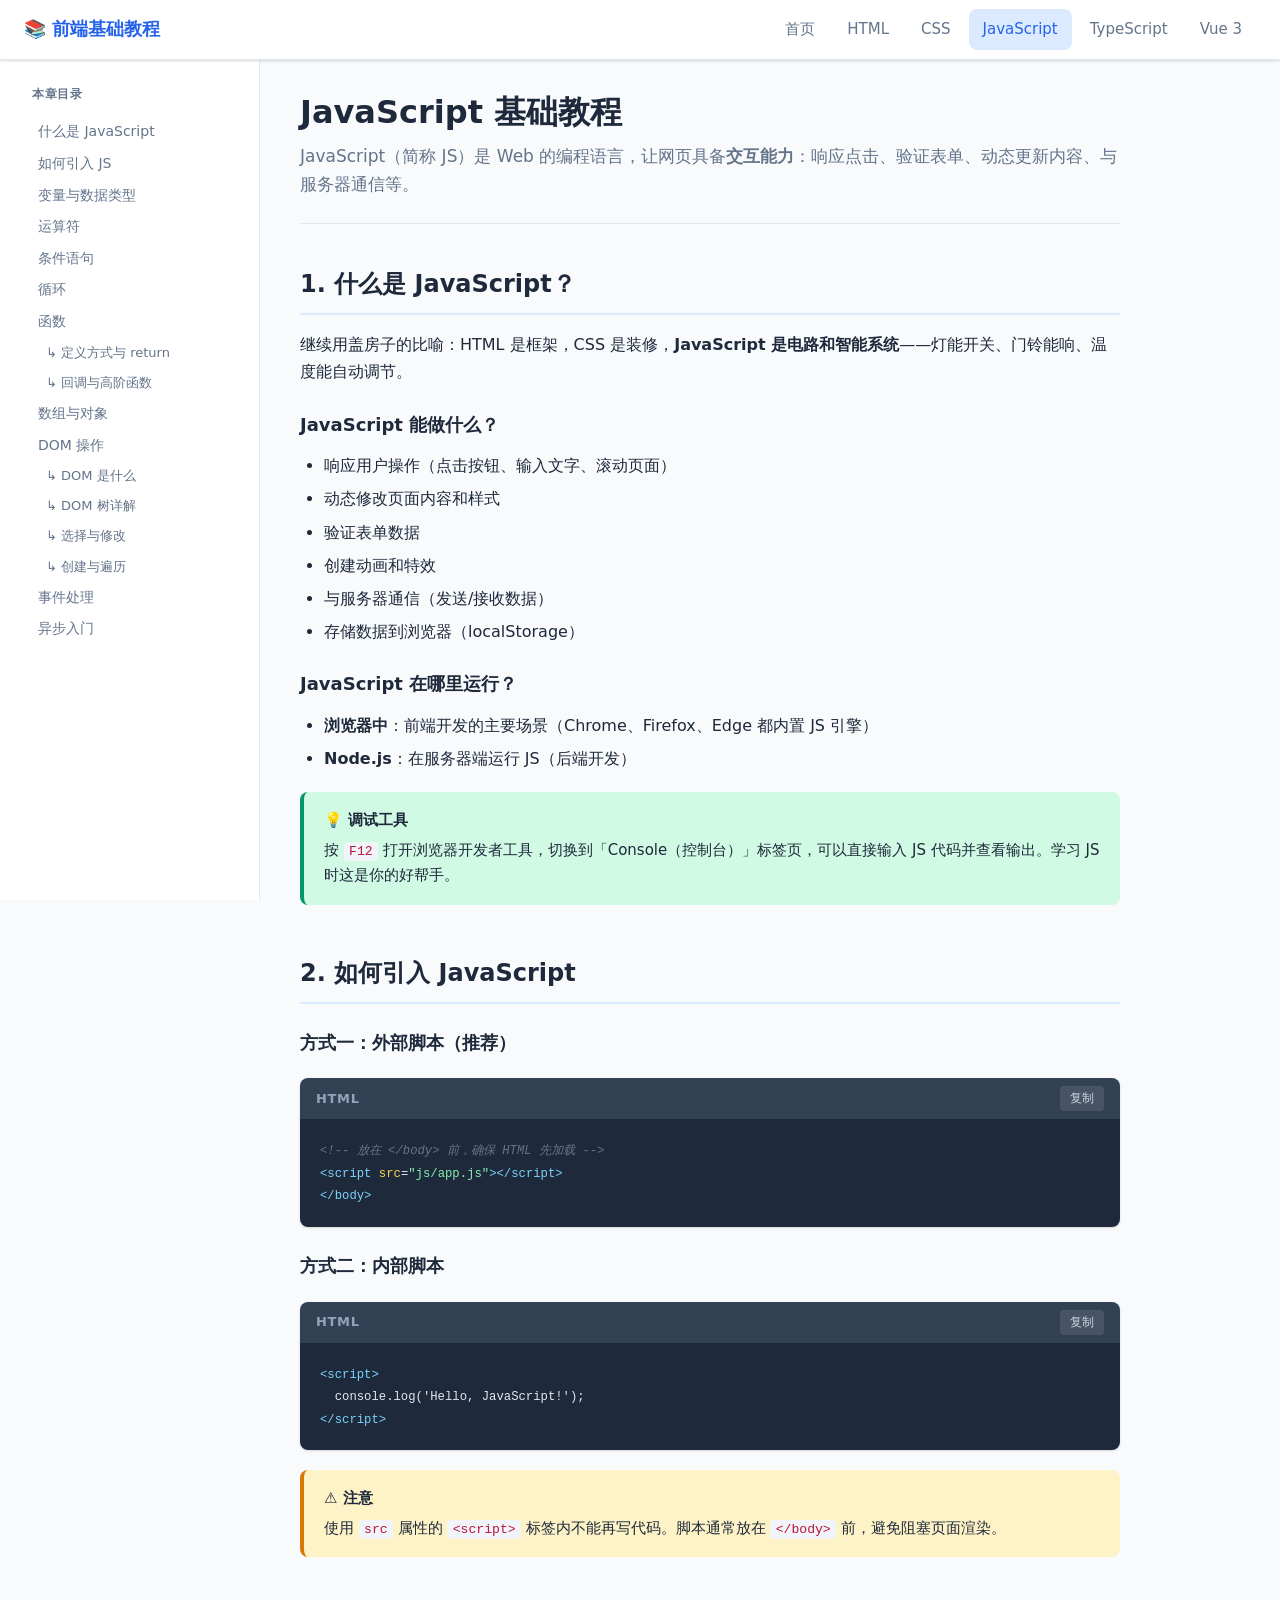
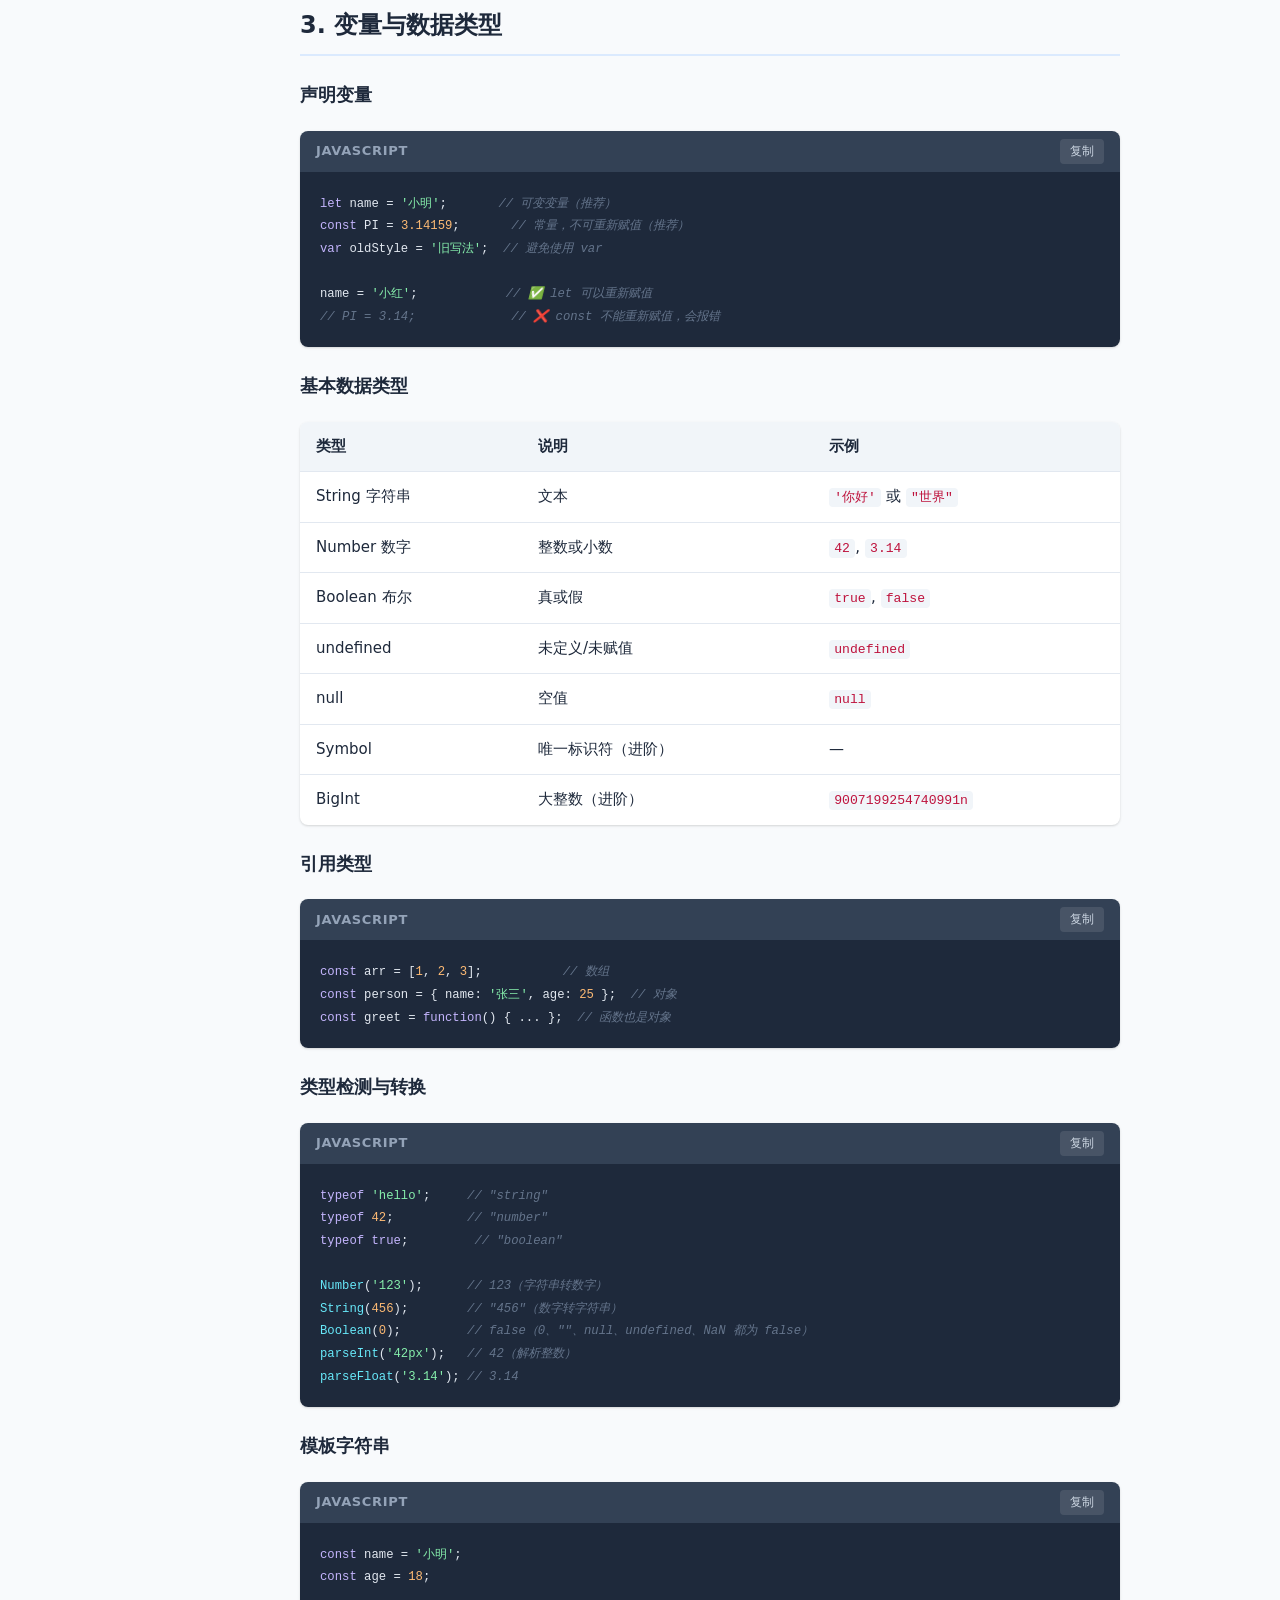
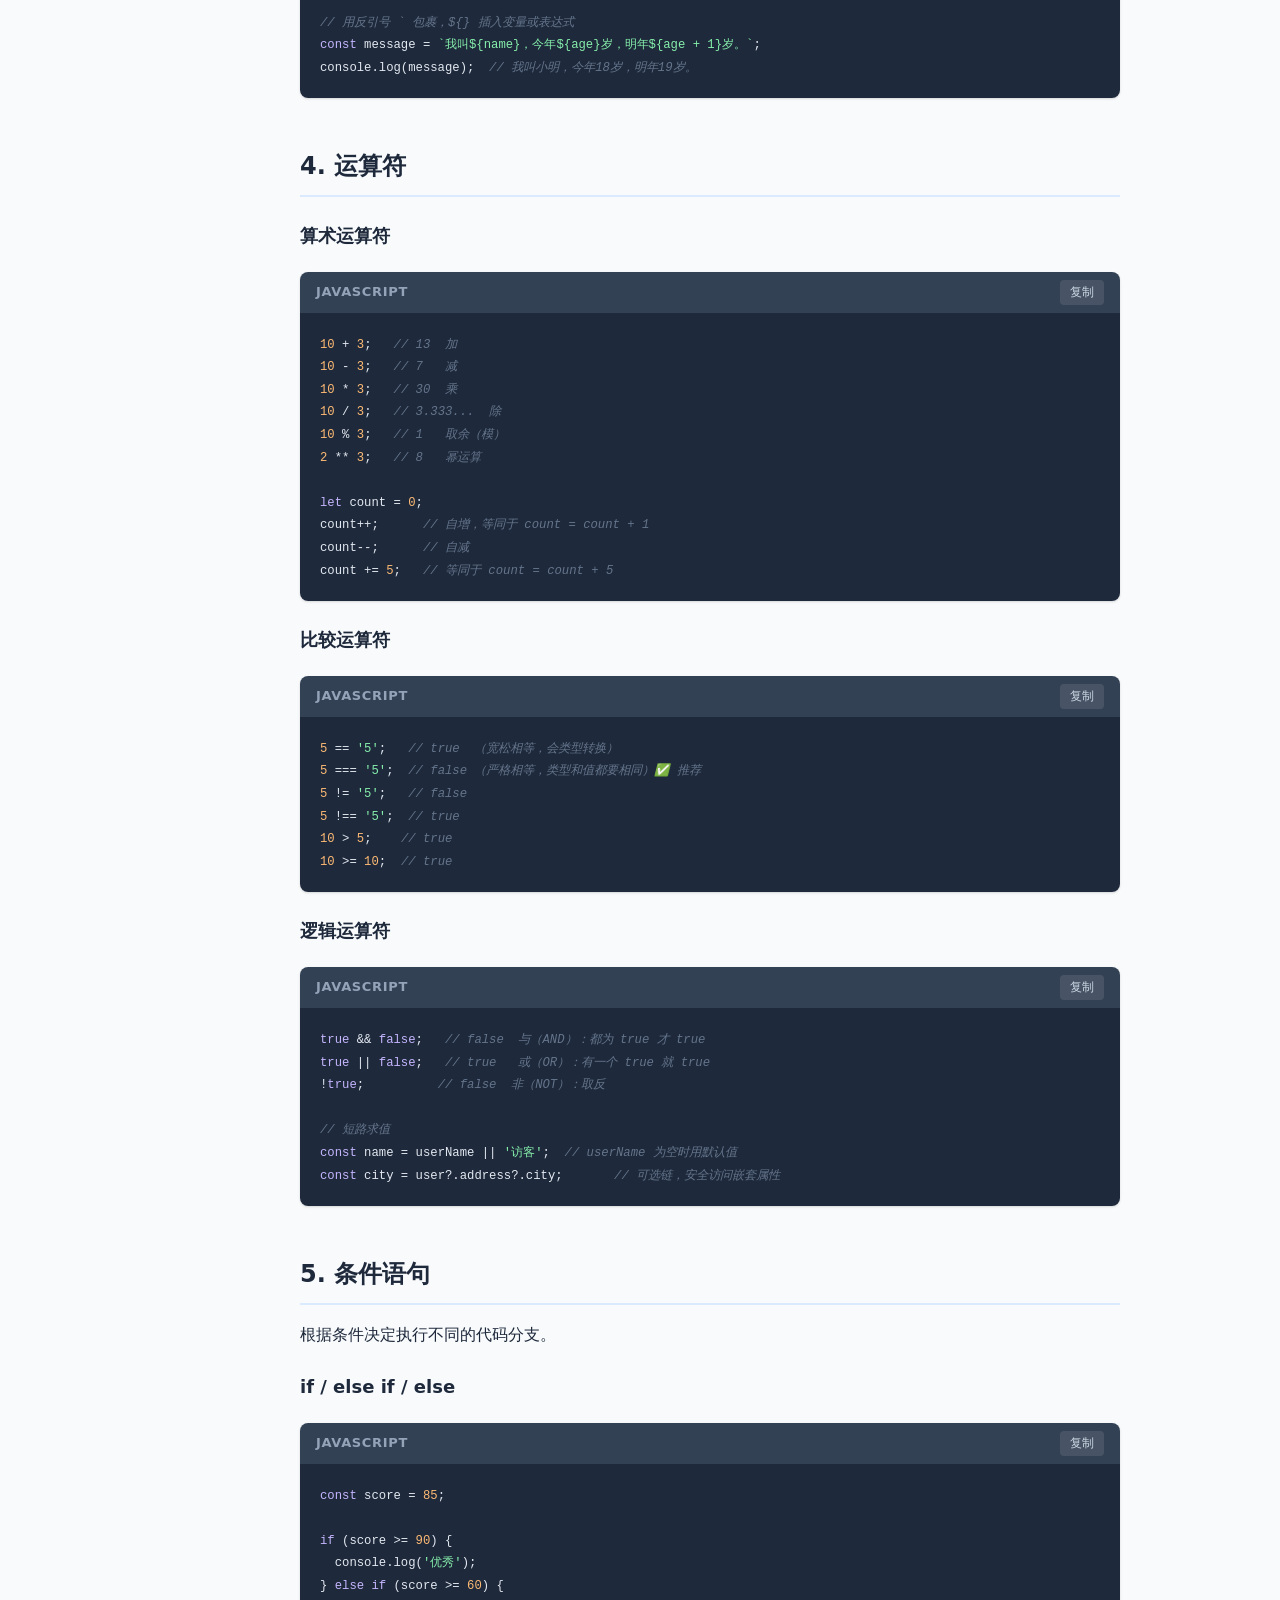
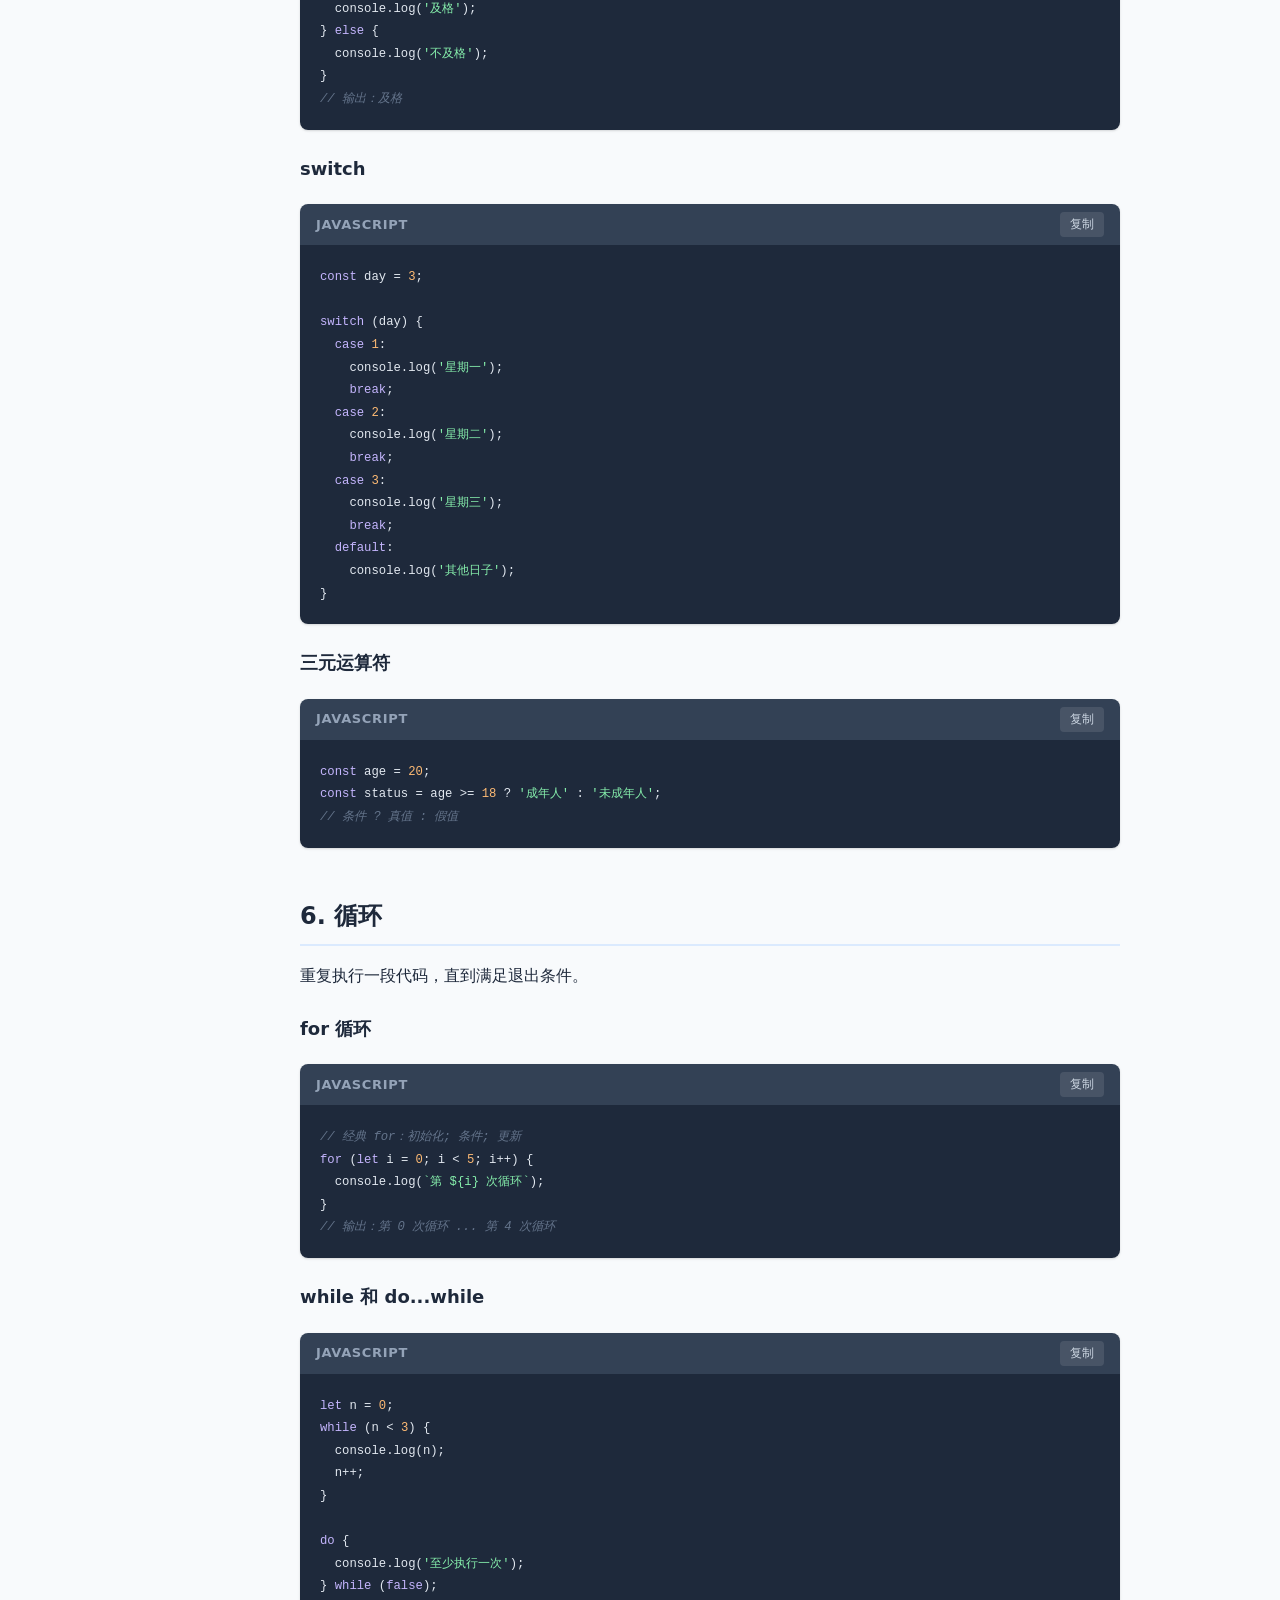
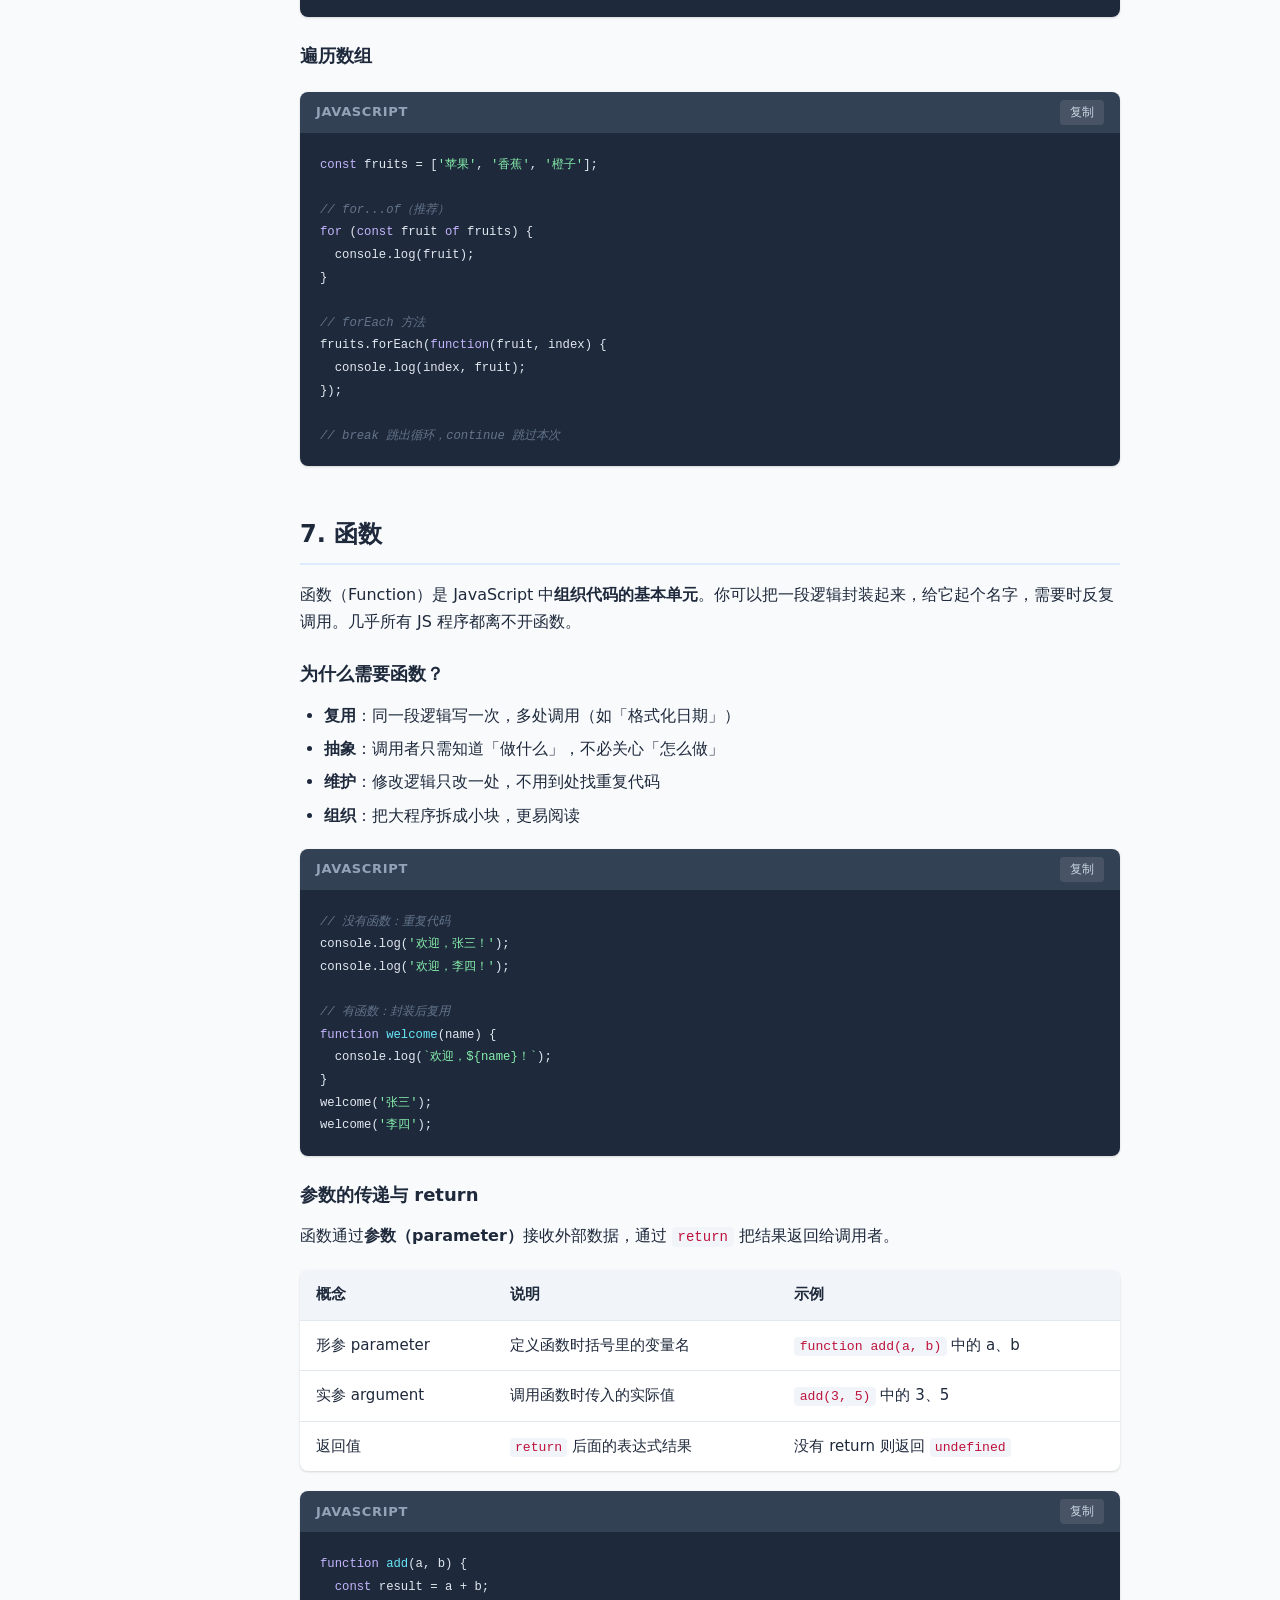
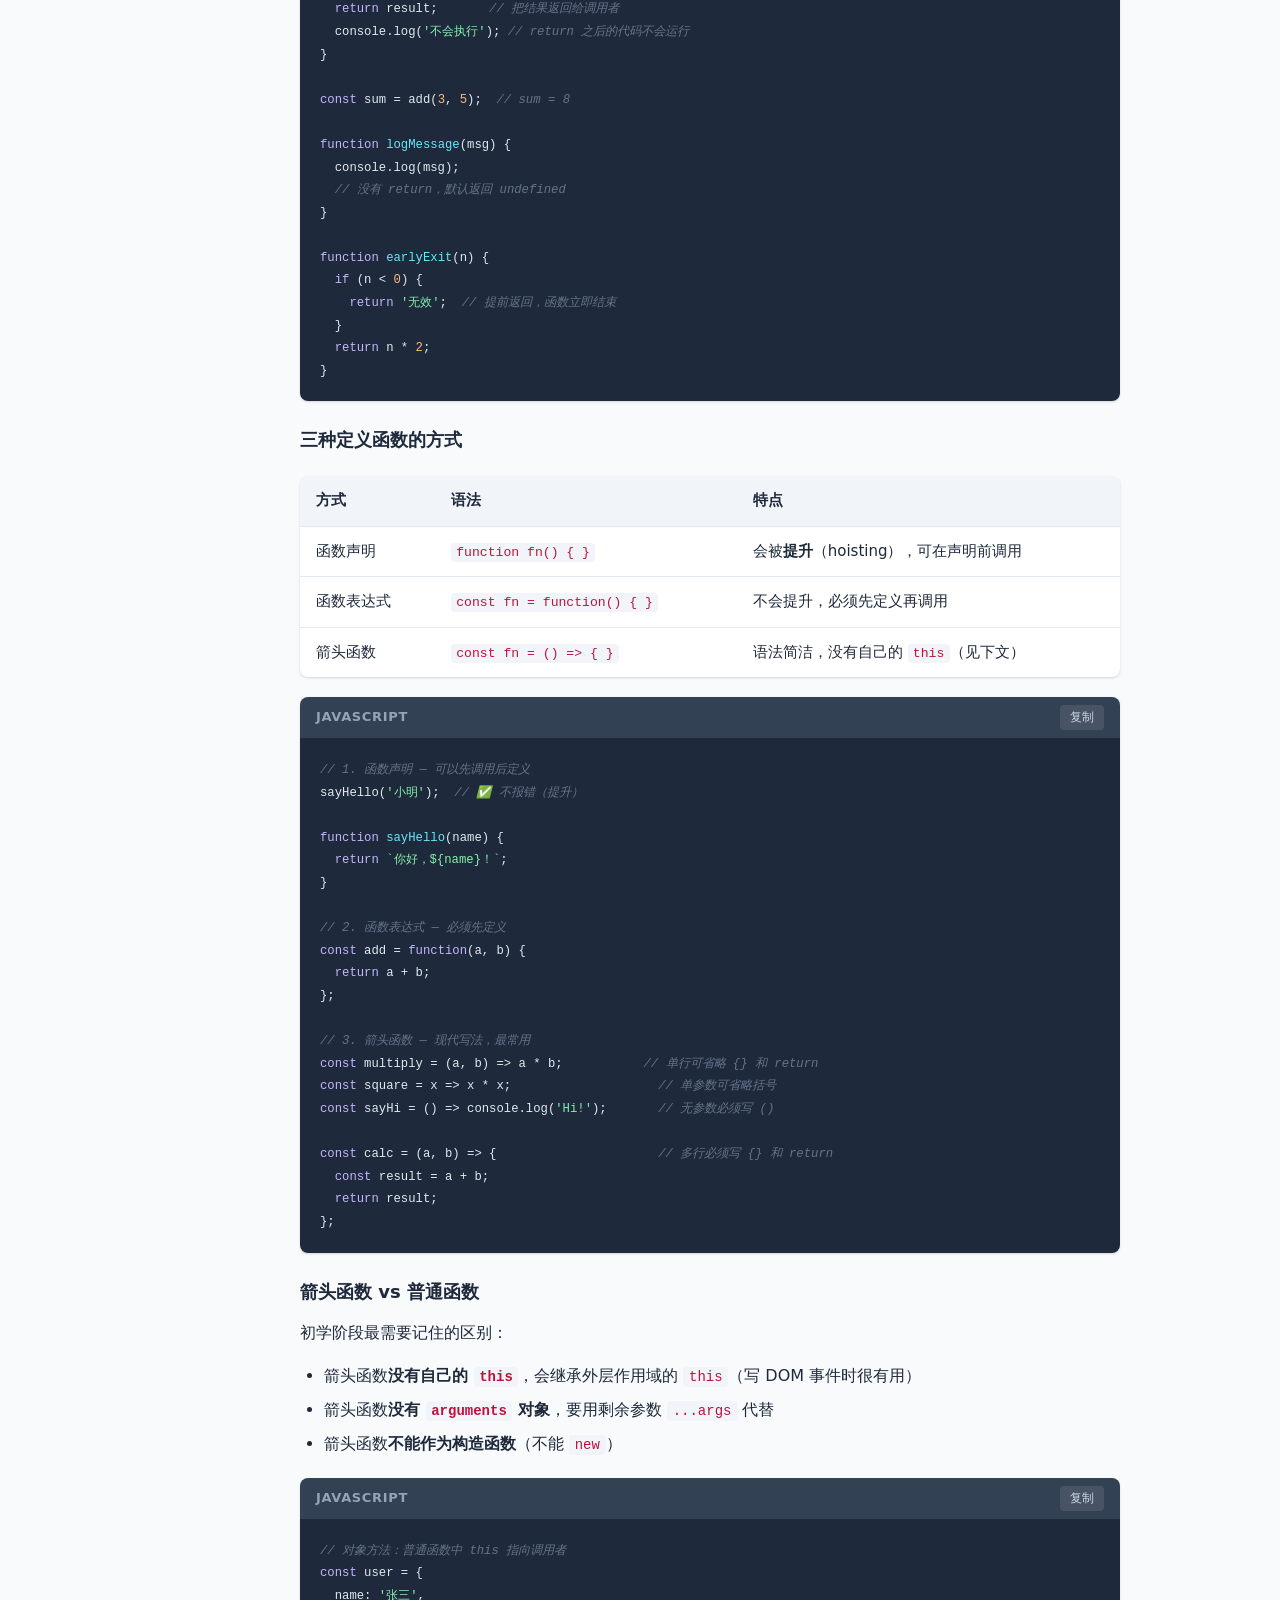
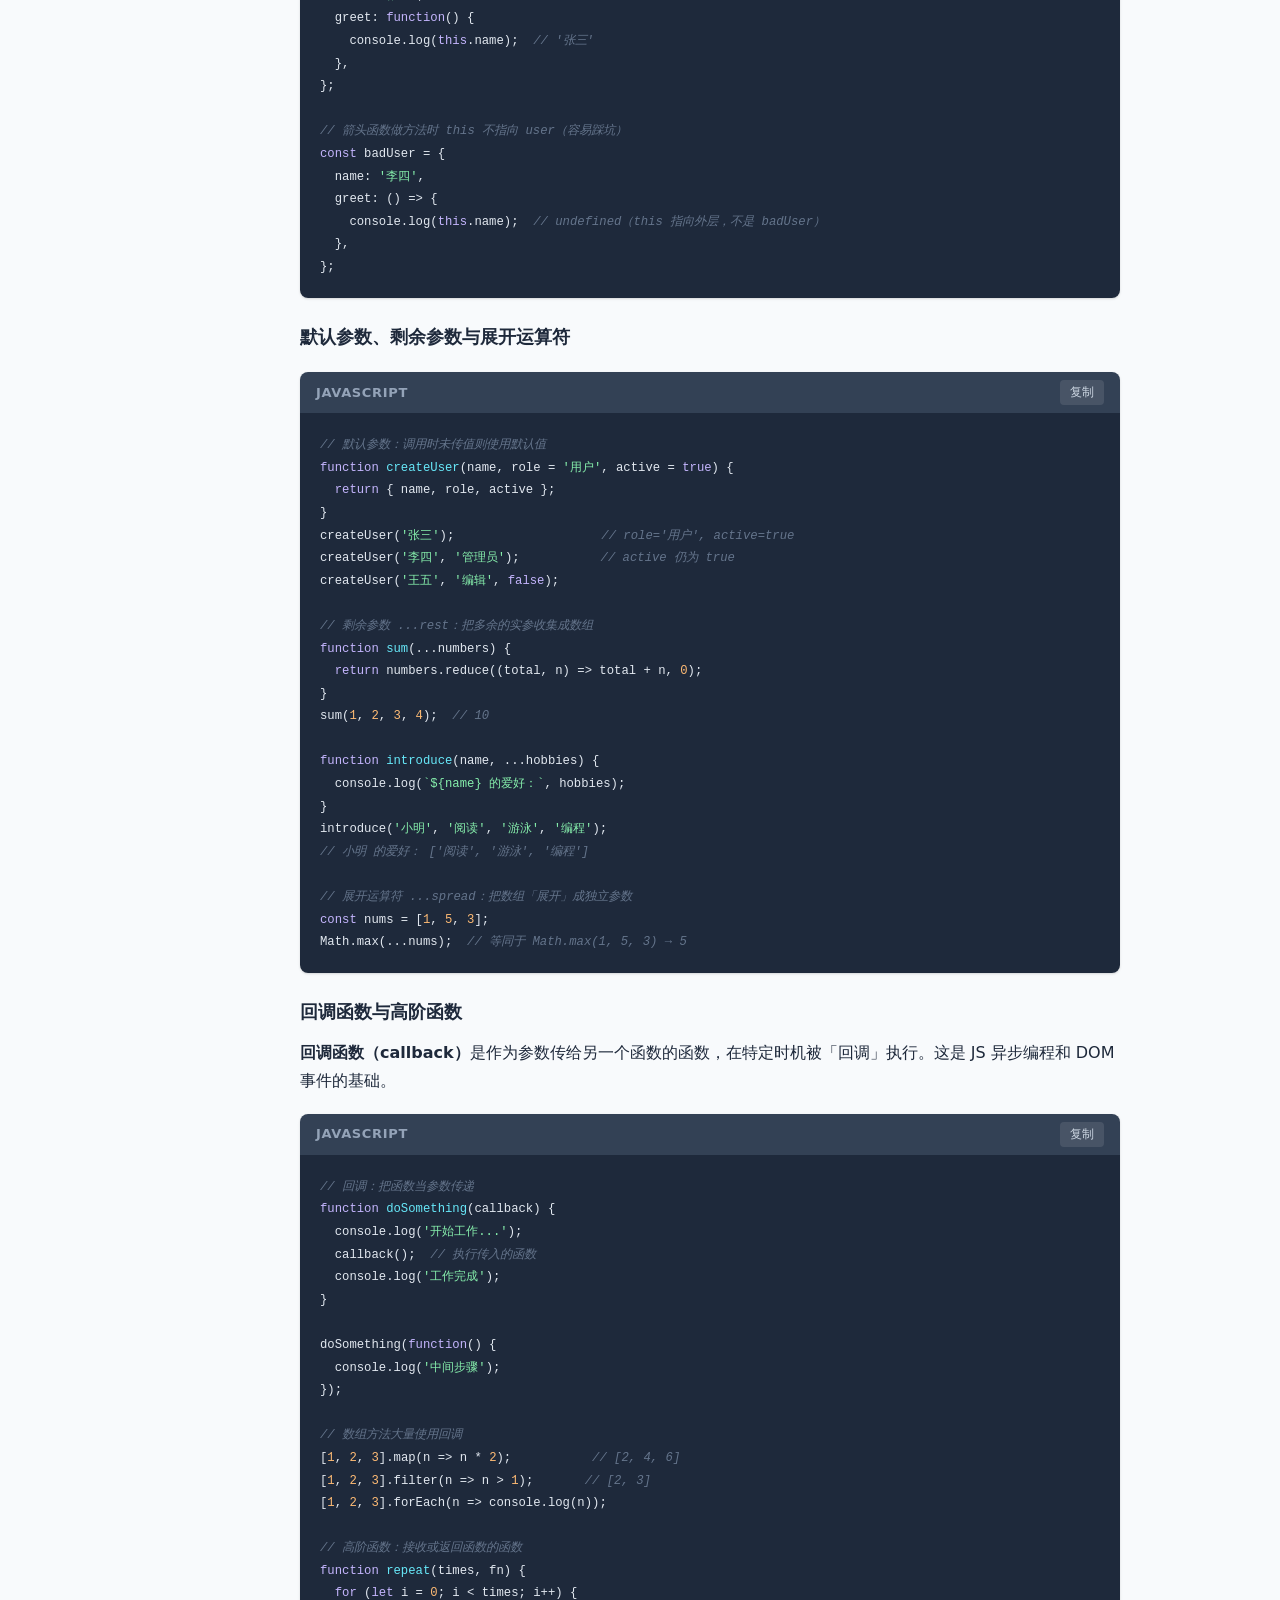
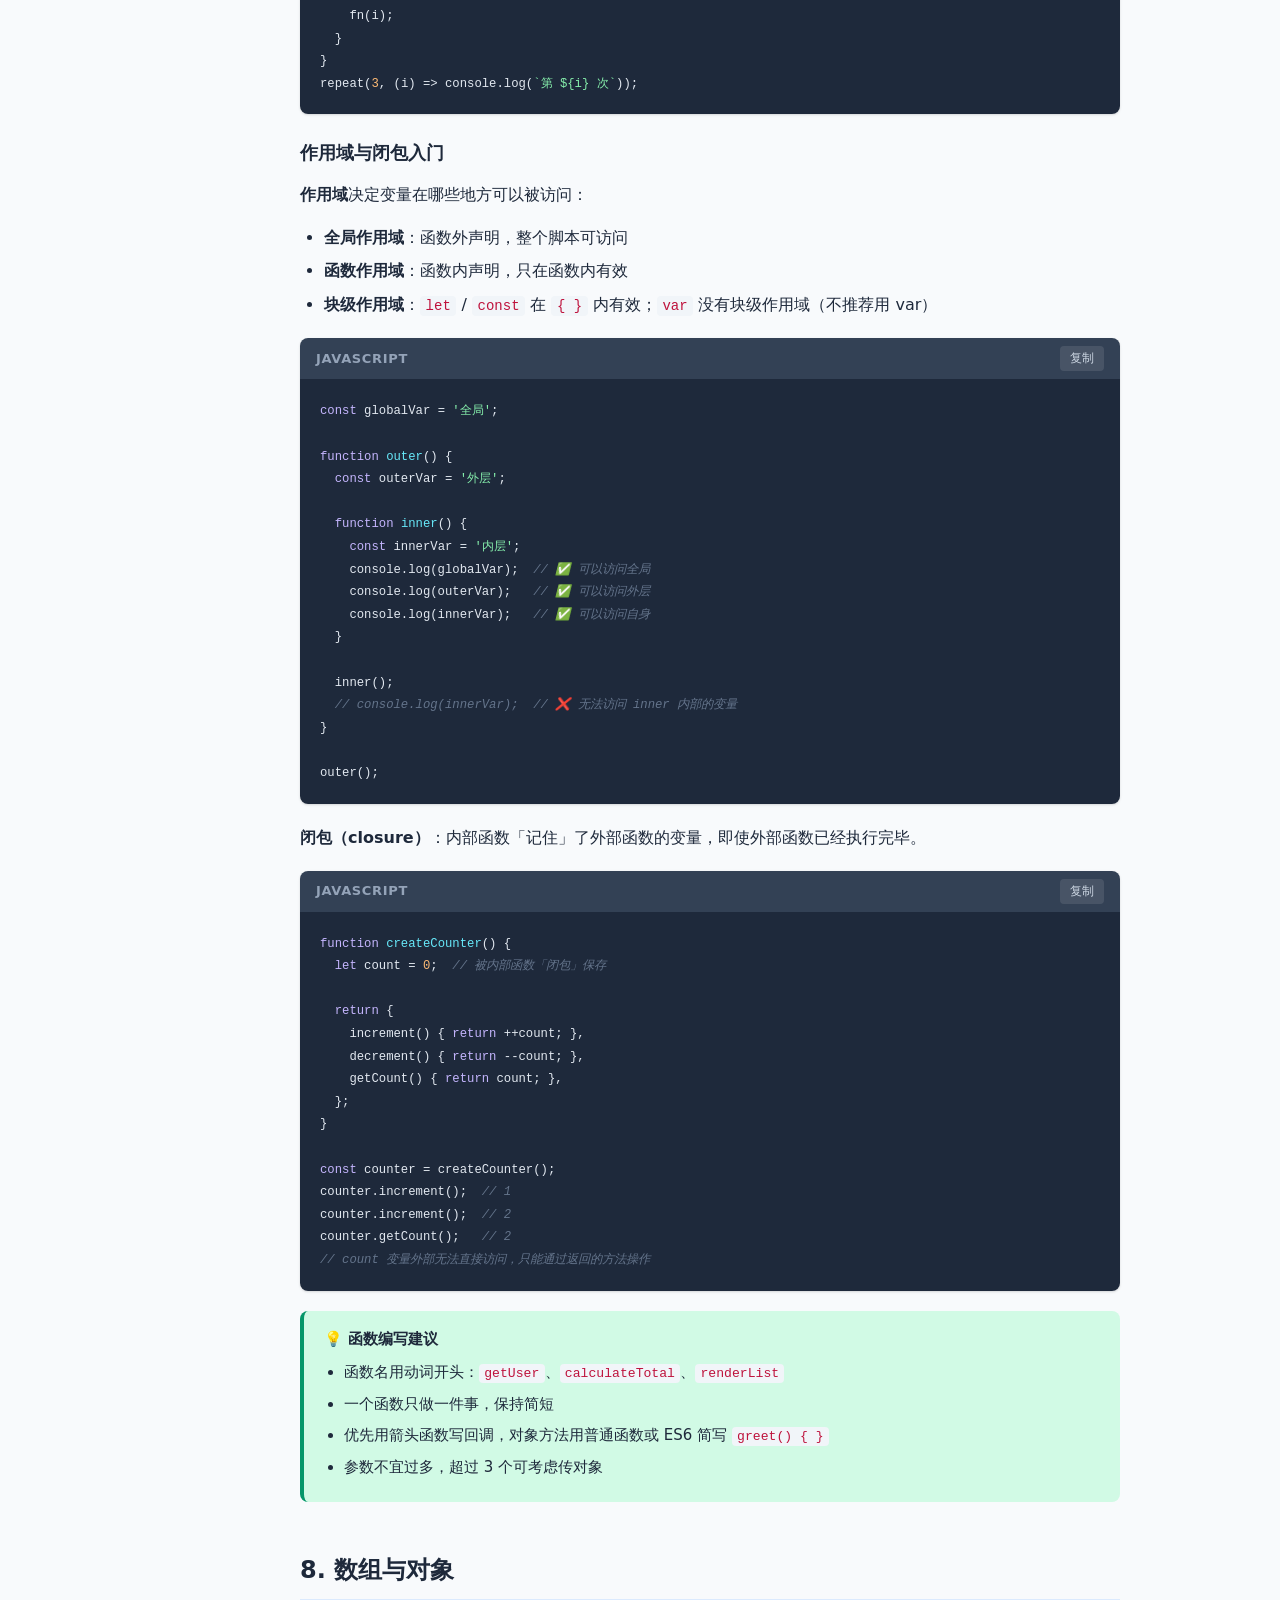
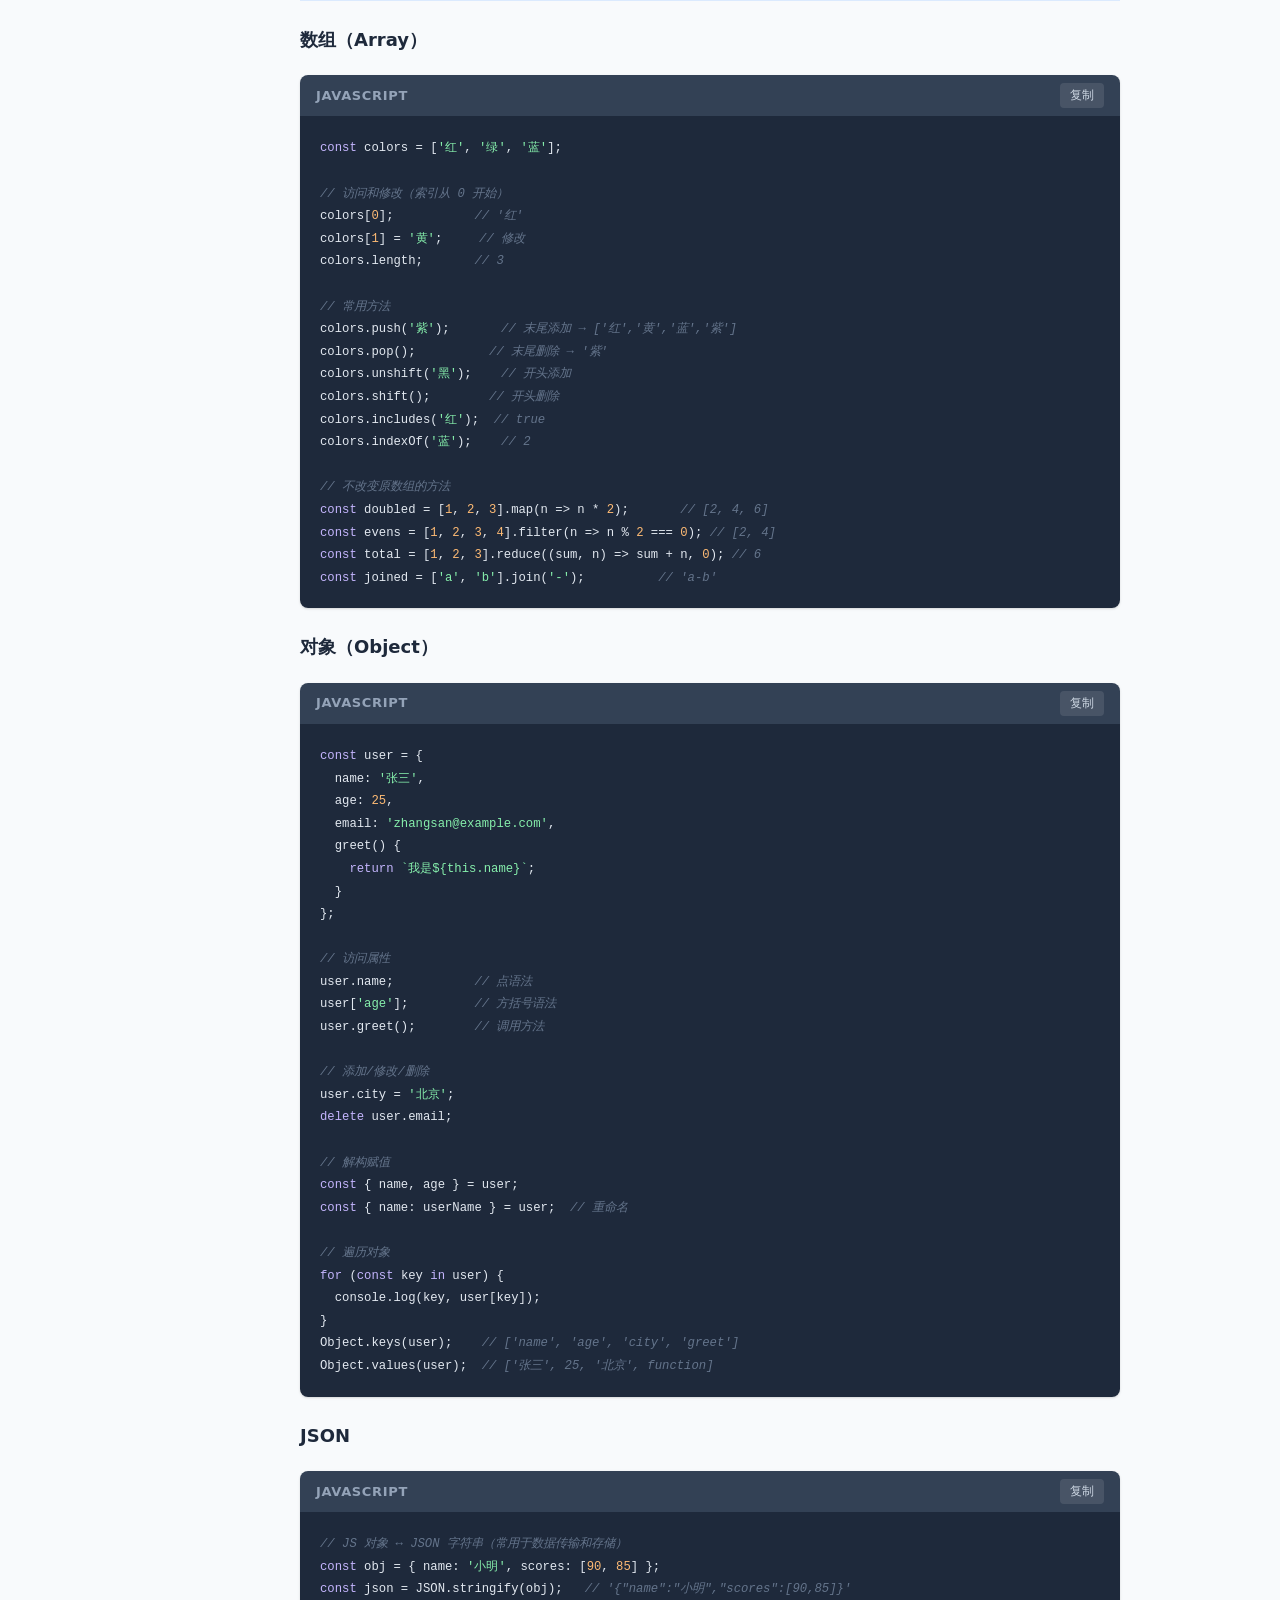
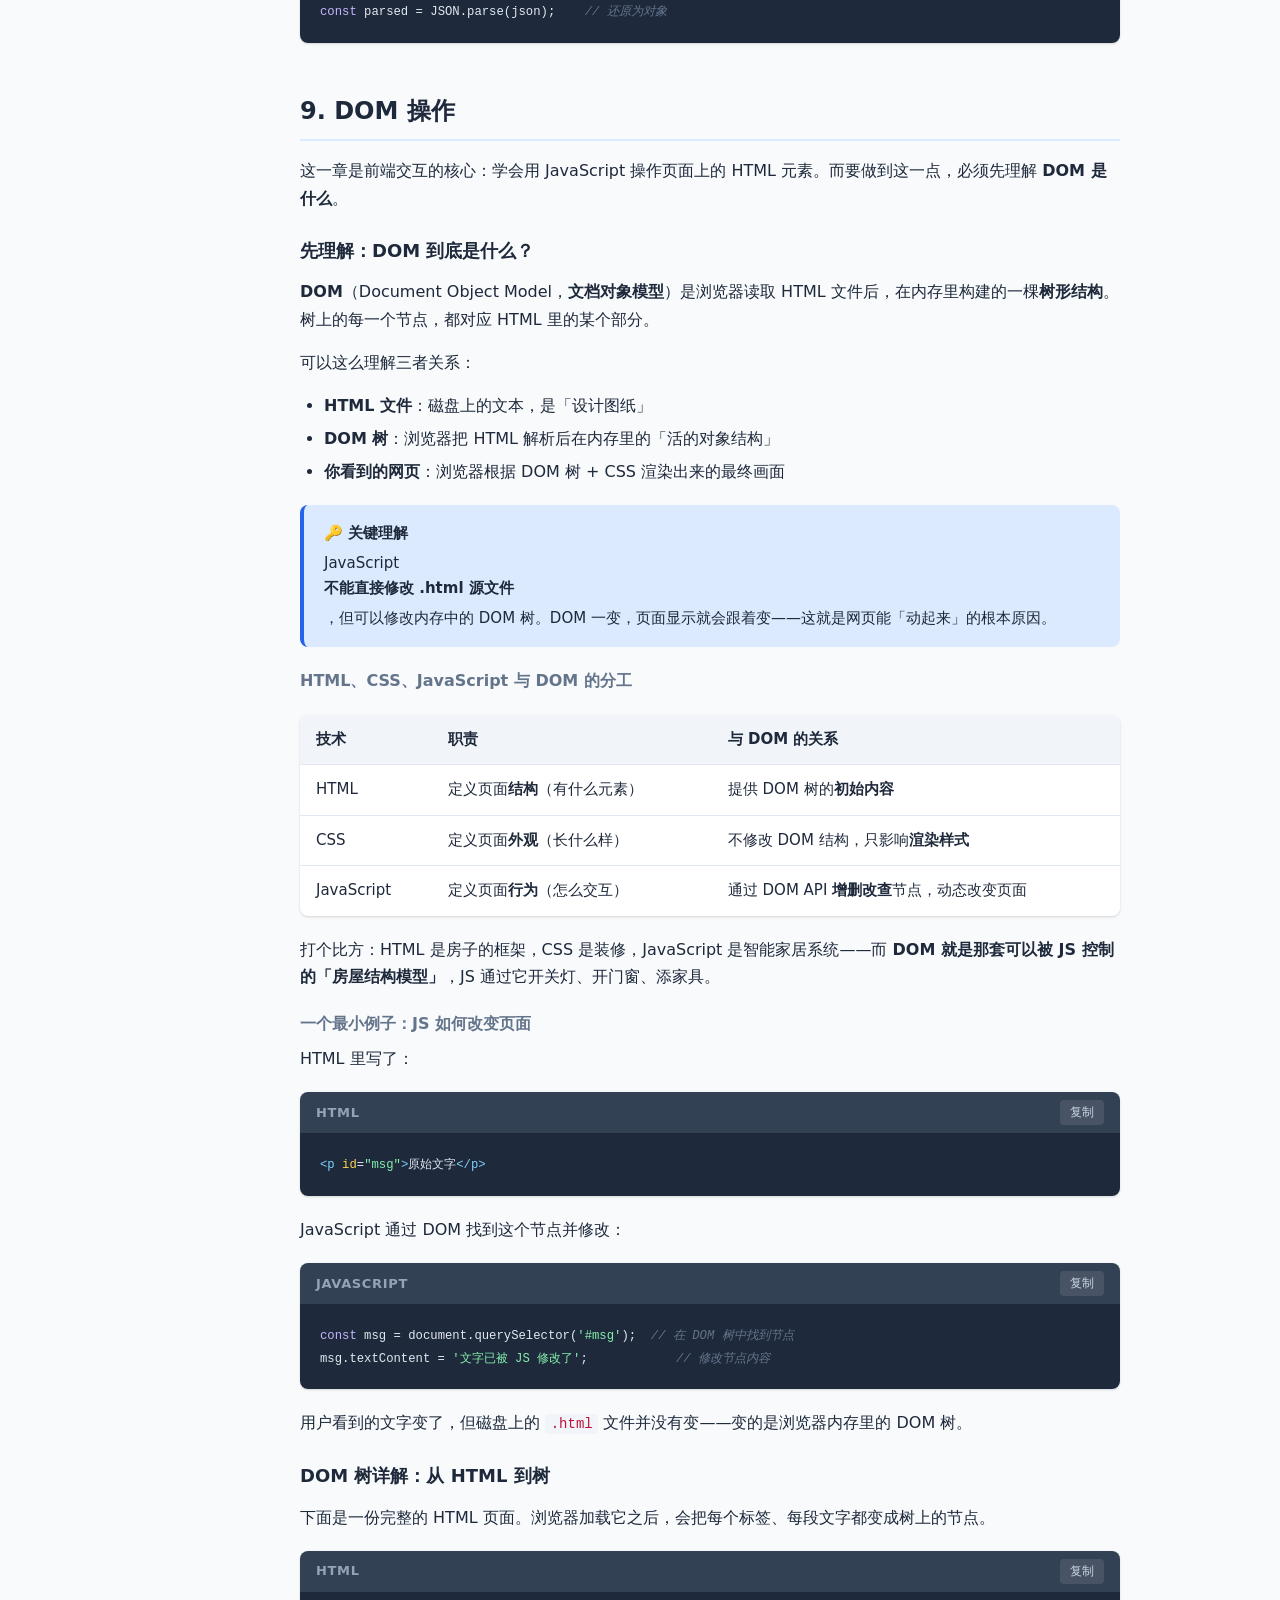
<file: tutorial/javascript.html>
<!doctype html>
<html lang="zh-CN">

<head>
  <meta charset="utf-8">
  <meta name="viewport" content="width=device-width, initial-scale=1">
  <title>JavaScript 基础教程 - 前端基础教程</title>
  <meta name="description" content="从零开始学习 JavaScript：变量、数据类型、条件循环、函数、数组对象、DOM 操作与事件处理。">
  <link rel="stylesheet" href="../css/tutorial.css">
  <link rel="icon" href="../icon.svg" type="image/svg+xml">
  <style>
    .js-demo-output {
      background: #1e293b;
      color: #86efac;
      font-family: var(--font-mono);
      font-size: 0.875rem;
      padding: 1rem;
      border-radius: 0 0 var(--radius) var(--radius);
      min-height: 2.5rem;
      white-space: pre-wrap;
    }
    .js-demo-btn {
      background: var(--color-primary);
      color: white;
      border: none;
      padding: 0.5rem 1rem;
      border-radius: 6px;
      cursor: pointer;
      font-size: 0.875rem;
      margin-top: 0.75rem;
    }
    .js-demo-btn:hover { background: var(--color-primary-dark); }
    .js-counter { font-size: 2rem; font-weight: 700; color: var(--color-primary); }
    .dom-tree-box {
      background: #0f172a;
      color: #e2e8f0;
      padding: 1.25rem 1.5rem;
      border-radius: var(--radius);
      font-family: var(--font-mono);
      font-size: 0.8125rem;
      line-height: 1.75;
      overflow-x: auto;
      margin: 1.25rem 0;
      box-shadow: var(--shadow);
    }
    .dom-tree-box .tree-comment { color: #64748b; }
    .dom-tree-box .tree-elem { color: #7dd3fc; }
    .dom-tree-box .tree-text { color: #86efac; }
    .dom-tree-box .tree-attr { color: #fcd34d; }
    .dom-tree-box .tree-doc { color: #c4b5fd; font-weight: 600; }
    .dom-rel-grid {
      display: grid;
      grid-template-columns: repeat(auto-fit, minmax(200px, 1fr));
      gap: 1rem;
      margin: 1.25rem 0;
    }
    .dom-rel-card {
      background: var(--color-surface);
      border: 1px solid var(--color-border);
      border-radius: var(--radius);
      padding: 1rem 1.25rem;
    }
    .dom-rel-card h4 { margin: 0 0 0.5rem; font-size: 0.9375rem; color: var(--color-primary); }
    .dom-rel-card p { margin: 0; font-size: 0.875rem; color: var(--color-text-muted); }
  </style>
</head>

<body>

  <header class="site-header">
    <div class="header-inner">
      <a href="../index.html" class="site-logo">📚 前端基础教程</a>
      <button class="menu-toggle" aria-label="打开菜单">☰</button>
      <nav>
        <ul class="nav-links">
          <li><a href="../index.html">首页</a></li>
          <li><a href="html.html">HTML</a></li>
          <li><a href="css.html">CSS</a></li>
          <li><a href="javascript.html" class="active">JavaScript</a></li>
          <li><a href="typescript.html">TypeScript</a></li>
          <li><a href="vue3.html">Vue 3</a></li>
        </ul>
      </nav>
    </div>
  </header>

  <div class="layout">
    <aside class="sidebar">
      <p class="sidebar-title">本章目录</p>
      <ul class="toc">
        <li><a href="#intro">什么是 JavaScript</a></li>
        <li><a href="#how-to-use">如何引入 JS</a></li>
        <li><a href="#variables">变量与数据类型</a></li>
        <li><a href="#operators">运算符</a></li>
        <li><a href="#conditionals">条件语句</a></li>
        <li><a href="#loops">循环</a></li>
        <li><a href="#functions">函数</a></li>
        <li><a href="#functions-define" style="padding-left:1.25rem;font-size:0.8125rem;">↳ 定义方式与 return</a></li>
        <li><a href="#functions-callback" style="padding-left:1.25rem;font-size:0.8125rem;">↳ 回调与高阶函数</a></li>
        <li><a href="#arrays-objects">数组与对象</a></li>
        <li><a href="#dom">DOM 操作</a></li>
        <li><a href="#dom-concept" style="padding-left:1.25rem;font-size:0.8125rem;">↳ DOM 是什么</a></li>
        <li><a href="#dom-tree" style="padding-left:1.25rem;font-size:0.8125rem;">↳ DOM 树详解</a></li>
        <li><a href="#dom-select" style="padding-left:1.25rem;font-size:0.8125rem;">↳ 选择与修改</a></li>
        <li><a href="#dom-create" style="padding-left:1.25rem;font-size:0.8125rem;">↳ 创建与遍历</a></li>
        <li><a href="#events">事件处理</a></li>
        <li><a href="#async">异步入门</a></li>
      </ul>
    </aside>

    <main class="main-content">
      <h1 class="page-title">JavaScript 基础教程</h1>
      <p class="page-desc">JavaScript（简称 JS）是 Web 的编程语言，让网页具备<strong>交互能力</strong>：响应点击、验证表单、动态更新内容、与服务器通信等。</p>

      <!-- 第1章 -->
      <section id="intro">
        <h2>1. 什么是 JavaScript？</h2>
        <p>继续用盖房子的比喻：HTML 是框架，CSS 是装修，<strong>JavaScript 是电路和智能系统</strong>——灯能开关、门铃能响、温度能自动调节。</p>

        <h3>JavaScript 能做什么？</h3>
        <ul>
          <li>响应用户操作（点击按钮、输入文字、滚动页面）</li>
          <li>动态修改页面内容和样式</li>
          <li>验证表单数据</li>
          <li>创建动画和特效</li>
          <li>与服务器通信（发送/接收数据）</li>
          <li>存储数据到浏览器（localStorage）</li>
        </ul>

        <h3>JavaScript 在哪里运行？</h3>
        <ul>
          <li><strong>浏览器中</strong>：前端开发的主要场景（Chrome、Firefox、Edge 都内置 JS 引擎）</li>
          <li><strong>Node.js</strong>：在服务器端运行 JS（后端开发）</li>
        </ul>

        <div class="callout callout-tip">
          <strong>💡 调试工具</strong>
          按 <code>F12</code> 打开浏览器开发者工具，切换到「Console（控制台）」标签页，可以直接输入 JS 代码并查看输出。学习 JS 时这是你的好帮手。
        </div>
      </section>

      <!-- 第2章 -->
      <section id="how-to-use">
        <h2>2. 如何引入 JavaScript</h2>

        <h3>方式一：外部脚本（推荐）</h3>
        <div class="code-block">
          <div class="code-block-header"><span class="lang">HTML</span><button class="copy-btn" type="button">复制</button></div>
          <pre><code><span class="token-comment">&lt;!-- 放在 &lt;/body&gt; 前，确保 HTML 先加载 --&gt;</span>
<span class="token-tag">&lt;script</span> <span class="token-attr">src</span>=<span class="token-string">"js/app.js"</span><span class="token-tag">&gt;&lt;/script&gt;</span>
<span class="token-tag">&lt;/body&gt;</span></code></pre>
        </div>

        <h3>方式二：内部脚本</h3>
        <div class="code-block">
          <div class="code-block-header"><span class="lang">HTML</span><button class="copy-btn" type="button">复制</button></div>
          <pre><code><span class="token-tag">&lt;script&gt;</span>
  console.log('Hello, JavaScript!');
<span class="token-tag">&lt;/script&gt;</span></code></pre>
        </div>

        <div class="callout callout-warning">
          <strong>⚠️ 注意</strong>
          使用 <code>src</code> 属性的 <code>&lt;script&gt;</code> 标签内不能再写代码。脚本通常放在 <code>&lt;/body&gt;</code> 前，避免阻塞页面渲染。
        </div>
      </section>

      <!-- 第3章 -->
      <section id="variables">
        <h2>3. 变量与数据类型</h2>

        <h3>声明变量</h3>
        <div class="code-block">
          <div class="code-block-header"><span class="lang">JavaScript</span><button class="copy-btn" type="button">复制</button></div>
          <pre><code><span class="token-keyword">let</span> name = <span class="token-string">'小明'</span>;       <span class="token-comment">// 可变变量（推荐）</span>
<span class="token-keyword">const</span> PI = <span class="token-number">3.14159</span>;       <span class="token-comment">// 常量，不可重新赋值（推荐）</span>
<span class="token-keyword">var</span> oldStyle = <span class="token-string">'旧写法'</span>;  <span class="token-comment">// 避免使用 var</span>

name = <span class="token-string">'小红'</span>;            <span class="token-comment">// ✅ let 可以重新赋值</span>
<span class="token-comment">// PI = 3.14;             // ❌ const 不能重新赋值，会报错</span></code></pre>
        </div>

        <h3>基本数据类型</h3>
        <table class="data-table">
          <thead>
            <tr><th>类型</th><th>说明</th><th>示例</th></tr>
          </thead>
          <tbody>
            <tr><td>String 字符串</td><td>文本</td><td><code>'你好'</code> 或 <code>"世界"</code></td></tr>
            <tr><td>Number 数字</td><td>整数或小数</td><td><code>42</code>, <code>3.14</code></td></tr>
            <tr><td>Boolean 布尔</td><td>真或假</td><td><code>true</code>, <code>false</code></td></tr>
            <tr><td>undefined</td><td>未定义/未赋值</td><td><code>undefined</code></td></tr>
            <tr><td>null</td><td>空值</td><td><code>null</code></td></tr>
            <tr><td>Symbol</td><td>唯一标识符（进阶）</td><td>—</td></tr>
            <tr><td>BigInt</td><td>大整数（进阶）</td><td><code>9007199254740991n</code></td></tr>
          </tbody>
        </table>

        <h3>引用类型</h3>
        <div class="code-block">
          <div class="code-block-header"><span class="lang">JavaScript</span><button class="copy-btn" type="button">复制</button></div>
          <pre><code><span class="token-keyword">const</span> arr = [<span class="token-number">1</span>, <span class="token-number">2</span>, <span class="token-number">3</span>];           <span class="token-comment">// 数组</span>
<span class="token-keyword">const</span> person = { name: <span class="token-string">'张三'</span>, age: <span class="token-number">25</span> };  <span class="token-comment">// 对象</span>
<span class="token-keyword">const</span> greet = <span class="token-keyword">function</span>() { ... };  <span class="token-comment">// 函数也是对象</span></code></pre>
        </div>

        <h3>类型检测与转换</h3>
        <div class="code-block">
          <div class="code-block-header"><span class="lang">JavaScript</span><button class="copy-btn" type="button">复制</button></div>
          <pre><code><span class="token-keyword">typeof</span> <span class="token-string">'hello'</span>;     <span class="token-comment">// "string"</span>
<span class="token-keyword">typeof</span> <span class="token-number">42</span>;          <span class="token-comment">// "number"</span>
<span class="token-keyword">typeof</span> <span class="token-keyword">true</span>;         <span class="token-comment">// "boolean"</span>

<span class="token-function">Number</span>(<span class="token-string">'123'</span>);      <span class="token-comment">// 123（字符串转数字）</span>
<span class="token-function">String</span>(<span class="token-number">456</span>);        <span class="token-comment">// "456"（数字转字符串）</span>
<span class="token-function">Boolean</span>(<span class="token-number">0</span>);         <span class="token-comment">// false（0、""、null、undefined、NaN 都为 false）</span>
<span class="token-function">parseInt</span>(<span class="token-string">'42px'</span>);   <span class="token-comment">// 42（解析整数）</span>
<span class="token-function">parseFloat</span>(<span class="token-string">'3.14'</span>); <span class="token-comment">// 3.14</span></code></pre>
        </div>

        <h3>模板字符串</h3>
        <div class="code-block">
          <div class="code-block-header"><span class="lang">JavaScript</span><button class="copy-btn" type="button">复制</button></div>
          <pre><code><span class="token-keyword">const</span> name = <span class="token-string">'小明'</span>;
<span class="token-keyword">const</span> age = <span class="token-number">18</span>;

<span class="token-comment">// 用反引号 ` 包裹，${} 插入变量或表达式</span>
<span class="token-keyword">const</span> message = <span class="token-string">`我叫${name}，今年${age}岁，明年${age + 1}岁。`</span>;
console.log(message);  <span class="token-comment">// 我叫小明，今年18岁，明年19岁。</span></code></pre>
        </div>
      </section>

      <!-- 第4章 -->
      <section id="operators">
        <h2>4. 运算符</h2>

        <h3>算术运算符</h3>
        <div class="code-block">
          <div class="code-block-header"><span class="lang">JavaScript</span><button class="copy-btn" type="button">复制</button></div>
          <pre><code><span class="token-number">10</span> + <span class="token-number">3</span>;   <span class="token-comment">// 13  加</span>
<span class="token-number">10</span> - <span class="token-number">3</span>;   <span class="token-comment">// 7   减</span>
<span class="token-number">10</span> * <span class="token-number">3</span>;   <span class="token-comment">// 30  乘</span>
<span class="token-number">10</span> / <span class="token-number">3</span>;   <span class="token-comment">// 3.333...  除</span>
<span class="token-number">10</span> % <span class="token-number">3</span>;   <span class="token-comment">// 1   取余（模）</span>
<span class="token-number">2</span> ** <span class="token-number">3</span>;   <span class="token-comment">// 8   幂运算</span>

<span class="token-keyword">let</span> count = <span class="token-number">0</span>;
count++;      <span class="token-comment">// 自增，等同于 count = count + 1</span>
count--;      <span class="token-comment">// 自减</span>
count += <span class="token-number">5</span>;   <span class="token-comment">// 等同于 count = count + 5</span></code></pre>
        </div>

        <h3>比较运算符</h3>
        <div class="code-block">
          <div class="code-block-header"><span class="lang">JavaScript</span><button class="copy-btn" type="button">复制</button></div>
          <pre><code><span class="token-number">5</span> == <span class="token-string">'5'</span>;   <span class="token-comment">// true  （宽松相等，会类型转换）</span>
<span class="token-number">5</span> === <span class="token-string">'5'</span>;  <span class="token-comment">// false （严格相等，类型和值都要相同）✅ 推荐</span>
<span class="token-number">5</span> != <span class="token-string">'5'</span>;   <span class="token-comment">// false</span>
<span class="token-number">5</span> !== <span class="token-string">'5'</span>;  <span class="token-comment">// true</span>
<span class="token-number">10</span> &gt; <span class="token-number">5</span>;    <span class="token-comment">// true</span>
<span class="token-number">10</span> &gt;= <span class="token-number">10</span>;  <span class="token-comment">// true</span></code></pre>
        </div>

        <h3>逻辑运算符</h3>
        <div class="code-block">
          <div class="code-block-header"><span class="lang">JavaScript</span><button class="copy-btn" type="button">复制</button></div>
          <pre><code><span class="token-keyword">true</span> &amp;&amp; <span class="token-keyword">false</span>;   <span class="token-comment">// false  与（AND）：都为 true 才 true</span>
<span class="token-keyword">true</span> || <span class="token-keyword">false</span>;   <span class="token-comment">// true   或（OR）：有一个 true 就 true</span>
!<span class="token-keyword">true</span>;          <span class="token-comment">// false  非（NOT）：取反</span>

<span class="token-comment">// 短路求值</span>
<span class="token-keyword">const</span> name = userName || <span class="token-string">'访客'</span>;  <span class="token-comment">// userName 为空时用默认值</span>
<span class="token-keyword">const</span> city = user?.address?.city;       <span class="token-comment">// 可选链，安全访问嵌套属性</span></code></pre>
        </div>
      </section>

      <!-- 第5章 -->
      <section id="conditionals">
        <h2>5. 条件语句</h2>
        <p>根据条件决定执行不同的代码分支。</p>

        <h3>if / else if / else</h3>
        <div class="code-block">
          <div class="code-block-header"><span class="lang">JavaScript</span><button class="copy-btn" type="button">复制</button></div>
          <pre><code><span class="token-keyword">const</span> score = <span class="token-number">85</span>;

<span class="token-keyword">if</span> (score &gt;= <span class="token-number">90</span>) {
  console.log(<span class="token-string">'优秀'</span>);
} <span class="token-keyword">else if</span> (score &gt;= <span class="token-number">60</span>) {
  console.log(<span class="token-string">'及格'</span>);
} <span class="token-keyword">else</span> {
  console.log(<span class="token-string">'不及格'</span>);
}
<span class="token-comment">// 输出：及格</span></code></pre>
        </div>

        <h3>switch</h3>
        <div class="code-block">
          <div class="code-block-header"><span class="lang">JavaScript</span><button class="copy-btn" type="button">复制</button></div>
          <pre><code><span class="token-keyword">const</span> day = <span class="token-number">3</span>;

<span class="token-keyword">switch</span> (day) {
  <span class="token-keyword">case</span> <span class="token-number">1</span>:
    console.log(<span class="token-string">'星期一'</span>);
    <span class="token-keyword">break</span>;
  <span class="token-keyword">case</span> <span class="token-number">2</span>:
    console.log(<span class="token-string">'星期二'</span>);
    <span class="token-keyword">break</span>;
  <span class="token-keyword">case</span> <span class="token-number">3</span>:
    console.log(<span class="token-string">'星期三'</span>);
    <span class="token-keyword">break</span>;
  <span class="token-keyword">default</span>:
    console.log(<span class="token-string">'其他日子'</span>);
}</code></pre>
        </div>

        <h3>三元运算符</h3>
        <div class="code-block">
          <div class="code-block-header"><span class="lang">JavaScript</span><button class="copy-btn" type="button">复制</button></div>
          <pre><code><span class="token-keyword">const</span> age = <span class="token-number">20</span>;
<span class="token-keyword">const</span> status = age &gt;= <span class="token-number">18</span> ? <span class="token-string">'成年人'</span> : <span class="token-string">'未成年人'</span>;
<span class="token-comment">// 条件 ? 真值 : 假值</span></code></pre>
        </div>
      </section>

      <!-- 第6章 -->
      <section id="loops">
        <h2>6. 循环</h2>
        <p>重复执行一段代码，直到满足退出条件。</p>

        <h3>for 循环</h3>
        <div class="code-block">
          <div class="code-block-header"><span class="lang">JavaScript</span><button class="copy-btn" type="button">复制</button></div>
          <pre><code><span class="token-comment">// 经典 for：初始化; 条件; 更新</span>
<span class="token-keyword">for</span> (<span class="token-keyword">let</span> i = <span class="token-number">0</span>; i &lt; <span class="token-number">5</span>; i++) {
  console.log(<span class="token-string">`第 ${i} 次循环`</span>);
}
<span class="token-comment">// 输出：第 0 次循环 ... 第 4 次循环</span></code></pre>
        </div>

        <h3>while 和 do...while</h3>
        <div class="code-block">
          <div class="code-block-header"><span class="lang">JavaScript</span><button class="copy-btn" type="button">复制</button></div>
          <pre><code><span class="token-keyword">let</span> n = <span class="token-number">0</span>;
<span class="token-keyword">while</span> (n &lt; <span class="token-number">3</span>) {
  console.log(n);
  n++;
}

<span class="token-keyword">do</span> {
  console.log(<span class="token-string">'至少执行一次'</span>);
} <span class="token-keyword">while</span> (<span class="token-keyword">false</span>);</code></pre>
        </div>

        <h3>遍历数组</h3>
        <div class="code-block">
          <div class="code-block-header"><span class="lang">JavaScript</span><button class="copy-btn" type="button">复制</button></div>
          <pre><code><span class="token-keyword">const</span> fruits = [<span class="token-string">'苹果'</span>, <span class="token-string">'香蕉'</span>, <span class="token-string">'橙子'</span>];

<span class="token-comment">// for...of（推荐）</span>
<span class="token-keyword">for</span> (<span class="token-keyword">const</span> fruit <span class="token-keyword">of</span> fruits) {
  console.log(fruit);
}

<span class="token-comment">// forEach 方法</span>
fruits.forEach(<span class="token-keyword">function</span>(fruit, index) {
  console.log(index, fruit);
});

<span class="token-comment">// break 跳出循环，continue 跳过本次</span></code></pre>
        </div>
      </section>

      <!-- 第7章 -->
      <section id="functions">
        <h2>7. 函数</h2>
        <p>函数（Function）是 JavaScript 中<strong>组织代码的基本单元</strong>。你可以把一段逻辑封装起来，给它起个名字，需要时反复调用。几乎所有 JS 程序都离不开函数。</p>

        <h3>为什么需要函数？</h3>
        <ul>
          <li><strong>复用</strong>：同一段逻辑写一次，多处调用（如「格式化日期」）</li>
          <li><strong>抽象</strong>：调用者只需知道「做什么」，不必关心「怎么做」</li>
          <li><strong>维护</strong>：修改逻辑只改一处，不用到处找重复代码</li>
          <li><strong>组织</strong>：把大程序拆成小块，更易阅读</li>
        </ul>

        <div class="code-block">
          <div class="code-block-header"><span class="lang">JavaScript</span><button class="copy-btn" type="button">复制</button></div>
          <pre><code><span class="token-comment">// 没有函数：重复代码</span>
console.log(<span class="token-string">'欢迎，张三！'</span>);
console.log(<span class="token-string">'欢迎，李四！'</span>);

<span class="token-comment">// 有函数：封装后复用</span>
<span class="token-keyword">function</span> <span class="token-function">welcome</span>(name) {
  console.log(<span class="token-string">`欢迎，${name}！`</span>);
}
welcome(<span class="token-string">'张三'</span>);
welcome(<span class="token-string">'李四'</span>);</code></pre>
        </div>

        <h3 id="functions-define">参数的传递与 return</h3>
        <p>函数通过<strong>参数（parameter）</strong>接收外部数据，通过 <code>return</code> 把结果返回给调用者。</p>

        <table class="data-table">
          <thead>
            <tr><th>概念</th><th>说明</th><th>示例</th></tr>
          </thead>
          <tbody>
            <tr><td>形参 parameter</td><td>定义函数时括号里的变量名</td><td><code>function add(a, b)</code> 中的 a、b</td></tr>
            <tr><td>实参 argument</td><td>调用函数时传入的实际值</td><td><code>add(3, 5)</code> 中的 3、5</td></tr>
            <tr><td>返回值</td><td><code>return</code> 后面的表达式结果</td><td>没有 return 则返回 <code>undefined</code></td></tr>
          </tbody>
        </table>

        <div class="code-block">
          <div class="code-block-header"><span class="lang">JavaScript</span><button class="copy-btn" type="button">复制</button></div>
          <pre><code><span class="token-keyword">function</span> <span class="token-function">add</span>(a, b) {
  <span class="token-keyword">const</span> result = a + b;
  <span class="token-keyword">return</span> result;       <span class="token-comment">// 把结果返回给调用者</span>
  console.log(<span class="token-string">'不会执行'</span>); <span class="token-comment">// return 之后的代码不会运行</span>
}

<span class="token-keyword">const</span> sum = add(<span class="token-number">3</span>, <span class="token-number">5</span>);  <span class="token-comment">// sum = 8</span>

<span class="token-keyword">function</span> <span class="token-function">logMessage</span>(msg) {
  console.log(msg);
  <span class="token-comment">// 没有 return，默认返回 undefined</span>
}

<span class="token-keyword">function</span> <span class="token-function">earlyExit</span>(n) {
  <span class="token-keyword">if</span> (n &lt; <span class="token-number">0</span>) {
    <span class="token-keyword">return</span> <span class="token-string">'无效'</span>;  <span class="token-comment">// 提前返回，函数立即结束</span>
  }
  <span class="token-keyword">return</span> n * <span class="token-number">2</span>;
}</code></pre>
        </div>

        <h3>三种定义函数的方式</h3>
        <table class="data-table">
          <thead>
            <tr><th>方式</th><th>语法</th><th>特点</th></tr>
          </thead>
          <tbody>
            <tr>
              <td>函数声明</td>
              <td><code>function fn() { }</code></td>
              <td>会被<strong>提升</strong>（hoisting），可在声明前调用</td>
            </tr>
            <tr>
              <td>函数表达式</td>
              <td><code>const fn = function() { }</code></td>
              <td>不会提升，必须先定义再调用</td>
            </tr>
            <tr>
              <td>箭头函数</td>
              <td><code>const fn = () =&gt; { }</code></td>
              <td>语法简洁，没有自己的 <code>this</code>（见下文）</td>
            </tr>
          </tbody>
        </table>

        <div class="code-block">
          <div class="code-block-header"><span class="lang">JavaScript</span><button class="copy-btn" type="button">复制</button></div>
          <pre><code><span class="token-comment">// 1. 函数声明 — 可以先调用后定义</span>
sayHello(<span class="token-string">'小明'</span>);  <span class="token-comment">// ✅ 不报错（提升）</span>

<span class="token-keyword">function</span> <span class="token-function">sayHello</span>(name) {
  <span class="token-keyword">return</span> <span class="token-string">`你好，${name}！`</span>;
}

<span class="token-comment">// 2. 函数表达式 — 必须先定义</span>
<span class="token-keyword">const</span> add = <span class="token-keyword">function</span>(a, b) {
  <span class="token-keyword">return</span> a + b;
};

<span class="token-comment">// 3. 箭头函数 — 现代写法，最常用</span>
<span class="token-keyword">const</span> multiply = (a, b) =&gt; a * b;           <span class="token-comment">// 单行可省略 {} 和 return</span>
<span class="token-keyword">const</span> square = x =&gt; x * x;                    <span class="token-comment">// 单参数可省略括号</span>
<span class="token-keyword">const</span> sayHi = () =&gt; console.log(<span class="token-string">'Hi!'</span>);       <span class="token-comment">// 无参数必须写 ()</span>

<span class="token-keyword">const</span> calc = (a, b) =&gt; {                      <span class="token-comment">// 多行必须写 {} 和 return</span>
  <span class="token-keyword">const</span> result = a + b;
  <span class="token-keyword">return</span> result;
};</code></pre>
        </div>

        <h3>箭头函数 vs 普通函数</h3>
        <p>初学阶段最需要记住的区别：</p>
        <ul>
          <li>箭头函数<strong>没有自己的 <code>this</code></strong>，会继承外层作用域的 <code>this</code>（写 DOM 事件时很有用）</li>
          <li>箭头函数<strong>没有 <code>arguments</code> 对象</strong>，要用剩余参数 <code>...args</code> 代替</li>
          <li>箭头函数<strong>不能作为构造函数</strong>（不能 <code>new</code>）</li>
        </ul>

        <div class="code-block">
          <div class="code-block-header"><span class="lang">JavaScript</span><button class="copy-btn" type="button">复制</button></div>
          <pre><code><span class="token-comment">// 对象方法：普通函数中 this 指向调用者</span>
<span class="token-keyword">const</span> user = {
  name: <span class="token-string">'张三'</span>,
  greet: <span class="token-keyword">function</span>() {
    console.log(<span class="token-keyword">this</span>.name);  <span class="token-comment">// '张三'</span>
  },
};

<span class="token-comment">// 箭头函数做方法时 this 不指向 user（容易踩坑）</span>
<span class="token-keyword">const</span> badUser = {
  name: <span class="token-string">'李四'</span>,
  greet: () =&gt; {
    console.log(<span class="token-keyword">this</span>.name);  <span class="token-comment">// undefined（this 指向外层，不是 badUser）</span>
  },
};</code></pre>
        </div>

        <h3>默认参数、剩余参数与展开运算符</h3>
        <div class="code-block">
          <div class="code-block-header"><span class="lang">JavaScript</span><button class="copy-btn" type="button">复制</button></div>
          <pre><code><span class="token-comment">// 默认参数：调用时未传值则使用默认值</span>
<span class="token-keyword">function</span> <span class="token-function">createUser</span>(name, role = <span class="token-string">'用户'</span>, active = <span class="token-keyword">true</span>) {
  <span class="token-keyword">return</span> { name, role, active };
}
createUser(<span class="token-string">'张三'</span>);                    <span class="token-comment">// role='用户', active=true</span>
createUser(<span class="token-string">'李四'</span>, <span class="token-string">'管理员'</span>);           <span class="token-comment">// active 仍为 true</span>
createUser(<span class="token-string">'王五'</span>, <span class="token-string">'编辑'</span>, <span class="token-keyword">false</span>);

<span class="token-comment">// 剩余参数 ...rest：把多余的实参收集成数组</span>
<span class="token-keyword">function</span> <span class="token-function">sum</span>(...numbers) {
  <span class="token-keyword">return</span> numbers.reduce((total, n) =&gt; total + n, <span class="token-number">0</span>);
}
sum(<span class="token-number">1</span>, <span class="token-number">2</span>, <span class="token-number">3</span>, <span class="token-number">4</span>);  <span class="token-comment">// 10</span>

<span class="token-keyword">function</span> <span class="token-function">introduce</span>(name, ...hobbies) {
  console.log(<span class="token-string">`${name} 的爱好：`</span>, hobbies);
}
introduce(<span class="token-string">'小明'</span>, <span class="token-string">'阅读'</span>, <span class="token-string">'游泳'</span>, <span class="token-string">'编程'</span>);
<span class="token-comment">// 小明 的爱好： ['阅读', '游泳', '编程']</span>

<span class="token-comment">// 展开运算符 ...spread：把数组「展开」成独立参数</span>
<span class="token-keyword">const</span> nums = [<span class="token-number">1</span>, <span class="token-number">5</span>, <span class="token-number">3</span>];
Math.max(...nums);  <span class="token-comment">// 等同于 Math.max(1, 5, 3) → 5</span></code></pre>
        </div>

        <h3 id="functions-callback">回调函数与高阶函数</h3>
        <p><strong>回调函数（callback）</strong>是作为参数传给另一个函数的函数，在特定时机被「回调」执行。这是 JS 异步编程和 DOM 事件的基础。</p>

        <div class="code-block">
          <div class="code-block-header"><span class="lang">JavaScript</span><button class="copy-btn" type="button">复制</button></div>
          <pre><code><span class="token-comment">// 回调：把函数当参数传递</span>
<span class="token-keyword">function</span> <span class="token-function">doSomething</span>(callback) {
  console.log(<span class="token-string">'开始工作...'</span>);
  callback();  <span class="token-comment">// 执行传入的函数</span>
  console.log(<span class="token-string">'工作完成'</span>);
}

doSomething(<span class="token-keyword">function</span>() {
  console.log(<span class="token-string">'中间步骤'</span>);
});

<span class="token-comment">// 数组方法大量使用回调</span>
[<span class="token-number">1</span>, <span class="token-number">2</span>, <span class="token-number">3</span>].map(n =&gt; n * <span class="token-number">2</span>);           <span class="token-comment">// [2, 4, 6]</span>
[<span class="token-number">1</span>, <span class="token-number">2</span>, <span class="token-number">3</span>].filter(n =&gt; n &gt; <span class="token-number">1</span>);       <span class="token-comment">// [2, 3]</span>
[<span class="token-number">1</span>, <span class="token-number">2</span>, <span class="token-number">3</span>].forEach(n =&gt; console.log(n));

<span class="token-comment">// 高阶函数：接收或返回函数的函数</span>
<span class="token-keyword">function</span> <span class="token-function">repeat</span>(times, fn) {
  <span class="token-keyword">for</span> (<span class="token-keyword">let</span> i = <span class="token-number">0</span>; i &lt; times; i++) {
    fn(i);
  }
}
repeat(<span class="token-number">3</span>, (i) =&gt; console.log(<span class="token-string">`第 ${i} 次`</span>));</code></pre>
        </div>

        <h3>作用域与闭包入门</h3>
        <p><strong>作用域</strong>决定变量在哪些地方可以被访问：</p>
        <ul>
          <li><strong>全局作用域</strong>：函数外声明，整个脚本可访问</li>
          <li><strong>函数作用域</strong>：函数内声明，只在函数内有效</li>
          <li><strong>块级作用域</strong>：<code>let</code> / <code>const</code> 在 <code>{ }</code> 内有效；<code>var</code> 没有块级作用域（不推荐用 var）</li>
        </ul>

        <div class="code-block">
          <div class="code-block-header"><span class="lang">JavaScript</span><button class="copy-btn" type="button">复制</button></div>
          <pre><code><span class="token-keyword">const</span> globalVar = <span class="token-string">'全局'</span>;

<span class="token-keyword">function</span> <span class="token-function">outer</span>() {
  <span class="token-keyword">const</span> outerVar = <span class="token-string">'外层'</span>;

  <span class="token-keyword">function</span> <span class="token-function">inner</span>() {
    <span class="token-keyword">const</span> innerVar = <span class="token-string">'内层'</span>;
    console.log(globalVar);  <span class="token-comment">// ✅ 可以访问全局</span>
    console.log(outerVar);   <span class="token-comment">// ✅ 可以访问外层</span>
    console.log(innerVar);   <span class="token-comment">// ✅ 可以访问自身</span>
  }

  inner();
  <span class="token-comment">// console.log(innerVar);  // ❌ 无法访问 inner 内部的变量</span>
}

outer();</code></pre>
        </div>

        <p><strong>闭包（closure）</strong>：内部函数「记住」了外部函数的变量，即使外部函数已经执行完毕。</p>

        <div class="code-block">
          <div class="code-block-header"><span class="lang">JavaScript</span><button class="copy-btn" type="button">复制</button></div>
          <pre><code><span class="token-keyword">function</span> <span class="token-function">createCounter</span>() {
  <span class="token-keyword">let</span> count = <span class="token-number">0</span>;  <span class="token-comment">// 被内部函数「闭包」保存</span>

  <span class="token-keyword">return</span> {
    increment() { <span class="token-keyword">return</span> ++count; },
    decrement() { <span class="token-keyword">return</span> --count; },
    getCount() { <span class="token-keyword">return</span> count; },
  };
}

<span class="token-keyword">const</span> counter = createCounter();
counter.increment();  <span class="token-comment">// 1</span>
counter.increment();  <span class="token-comment">// 2</span>
counter.getCount();   <span class="token-comment">// 2</span>
<span class="token-comment">// count 变量外部无法直接访问，只能通过返回的方法操作</span></code></pre>
        </div>

        <div class="callout callout-tip">
          <strong>💡 函数编写建议</strong>
          <ul style="margin:0.5rem 0 0;padding-left:1.25rem;">
            <li>函数名用动词开头：<code>getUser</code>、<code>calculateTotal</code>、<code>renderList</code></li>
            <li>一个函数只做一件事，保持简短</li>
            <li>优先用箭头函数写回调，对象方法用普通函数或 ES6 简写 <code>greet() { }</code></li>
            <li>参数不宜过多，超过 3 个可考虑传对象</li>
          </ul>
        </div>
      </section>

      <!-- 第8章 -->
      <section id="arrays-objects">
        <h2>8. 数组与对象</h2>

        <h3>数组（Array）</h3>
        <div class="code-block">
          <div class="code-block-header"><span class="lang">JavaScript</span><button class="copy-btn" type="button">复制</button></div>
          <pre><code><span class="token-keyword">const</span> colors = [<span class="token-string">'红'</span>, <span class="token-string">'绿'</span>, <span class="token-string">'蓝'</span>];

<span class="token-comment">// 访问和修改（索引从 0 开始）</span>
colors[<span class="token-number">0</span>];           <span class="token-comment">// '红'</span>
colors[<span class="token-number">1</span>] = <span class="token-string">'黄'</span>;     <span class="token-comment">// 修改</span>
colors.length;       <span class="token-comment">// 3</span>

<span class="token-comment">// 常用方法</span>
colors.push(<span class="token-string">'紫'</span>);       <span class="token-comment">// 末尾添加 → ['红','黄','蓝','紫']</span>
colors.pop();          <span class="token-comment">// 末尾删除 → '紫'</span>
colors.unshift(<span class="token-string">'黑'</span>);    <span class="token-comment">// 开头添加</span>
colors.shift();        <span class="token-comment">// 开头删除</span>
colors.includes(<span class="token-string">'红'</span>);  <span class="token-comment">// true</span>
colors.indexOf(<span class="token-string">'蓝'</span>);    <span class="token-comment">// 2</span>

<span class="token-comment">// 不改变原数组的方法</span>
<span class="token-keyword">const</span> doubled = [<span class="token-number">1</span>, <span class="token-number">2</span>, <span class="token-number">3</span>].map(n =&gt; n * <span class="token-number">2</span>);       <span class="token-comment">// [2, 4, 6]</span>
<span class="token-keyword">const</span> evens = [<span class="token-number">1</span>, <span class="token-number">2</span>, <span class="token-number">3</span>, <span class="token-number">4</span>].filter(n =&gt; n % <span class="token-number">2</span> === <span class="token-number">0</span>); <span class="token-comment">// [2, 4]</span>
<span class="token-keyword">const</span> total = [<span class="token-number">1</span>, <span class="token-number">2</span>, <span class="token-number">3</span>].reduce((sum, n) =&gt; sum + n, <span class="token-number">0</span>); <span class="token-comment">// 6</span>
<span class="token-keyword">const</span> joined = [<span class="token-string">'a'</span>, <span class="token-string">'b'</span>].join(<span class="token-string">'-'</span>);          <span class="token-comment">// 'a-b'</span></code></pre>
        </div>

        <h3>对象（Object）</h3>
        <div class="code-block">
          <div class="code-block-header"><span class="lang">JavaScript</span><button class="copy-btn" type="button">复制</button></div>
          <pre><code><span class="token-keyword">const</span> user = {
  name: <span class="token-string">'张三'</span>,
  age: <span class="token-number">25</span>,
  email: <span class="token-string">'zhangsan@example.com'</span>,
  greet() {
    <span class="token-keyword">return</span> <span class="token-string">`我是${this.name}`</span>;
  }
};

<span class="token-comment">// 访问属性</span>
user.name;           <span class="token-comment">// 点语法</span>
user[<span class="token-string">'age'</span>];         <span class="token-comment">// 方括号语法</span>
user.greet();        <span class="token-comment">// 调用方法</span>

<span class="token-comment">// 添加/修改/删除</span>
user.city = <span class="token-string">'北京'</span>;
<span class="token-keyword">delete</span> user.email;

<span class="token-comment">// 解构赋值</span>
<span class="token-keyword">const</span> { name, age } = user;
<span class="token-keyword">const</span> { name: userName } = user;  <span class="token-comment">// 重命名</span>

<span class="token-comment">// 遍历对象</span>
<span class="token-keyword">for</span> (<span class="token-keyword">const</span> key <span class="token-keyword">in</span> user) {
  console.log(key, user[key]);
}
Object.keys(user);    <span class="token-comment">// ['name', 'age', 'city', 'greet']</span>
Object.values(user);  <span class="token-comment">// ['张三', 25, '北京', function]</span></code></pre>
        </div>

        <h3>JSON</h3>
        <div class="code-block">
          <div class="code-block-header"><span class="lang">JavaScript</span><button class="copy-btn" type="button">复制</button></div>
          <pre><code><span class="token-comment">// JS 对象 ↔ JSON 字符串（常用于数据传输和存储）</span>
<span class="token-keyword">const</span> obj = { name: <span class="token-string">'小明'</span>, scores: [<span class="token-number">90</span>, <span class="token-number">85</span>] };
<span class="token-keyword">const</span> json = JSON.stringify(obj);   <span class="token-comment">// '{"name":"小明","scores":[90,85]}'</span>
<span class="token-keyword">const</span> parsed = JSON.parse(json);    <span class="token-comment">// 还原为对象</span></code></pre>
        </div>
      </section>

      <!-- 第9章 -->
      <section id="dom">
        <h2>9. DOM 操作</h2>
        <p>这一章是前端交互的核心：学会用 JavaScript 操作页面上的 HTML 元素。而要做到这一点，必须先理解 <strong>DOM 是什么</strong>。</p>

        <h3 id="dom-concept">先理解：DOM 到底是什么？</h3>
        <p><strong>DOM</strong>（Document Object Model，<strong>文档对象模型</strong>）是浏览器读取 HTML 文件后，在内存里构建的一棵<strong>树形结构</strong>。树上的每一个节点，都对应 HTML 里的某个部分。</p>

        <p>可以这么理解三者关系：</p>
        <ul>
          <li><strong>HTML 文件</strong>：磁盘上的文本，是「设计图纸」</li>
          <li><strong>DOM 树</strong>：浏览器把 HTML 解析后在内存里的「活的对象结构」</li>
          <li><strong>你看到的网页</strong>：浏览器根据 DOM 树 + CSS 渲染出来的最终画面</li>
        </ul>

        <div class="callout callout-note">
          <strong>🔑 关键理解</strong>
          JavaScript <strong>不能直接修改 .html 源文件</strong>，但可以修改内存中的 DOM 树。DOM 一变，页面显示就会跟着变——这就是网页能「动起来」的根本原因。
        </div>

        <h4>HTML、CSS、JavaScript 与 DOM 的分工</h4>
        <table class="data-table">
          <thead>
            <tr><th>技术</th><th>职责</th><th>与 DOM 的关系</th></tr>
          </thead>
          <tbody>
            <tr>
              <td>HTML</td>
              <td>定义页面<strong>结构</strong>（有什么元素）</td>
              <td>提供 DOM 树的<strong>初始内容</strong></td>
            </tr>
            <tr>
              <td>CSS</td>
              <td>定义页面<strong>外观</strong>（长什么样）</td>
              <td>不修改 DOM 结构，只影响<strong>渲染样式</strong></td>
            </tr>
            <tr>
              <td>JavaScript</td>
              <td>定义页面<strong>行为</strong>（怎么交互）</td>
              <td>通过 DOM API <strong>增删改查</strong>节点，动态改变页面</td>
            </tr>
          </tbody>
        </table>

        <p>打个比方：HTML 是房子的框架，CSS 是装修，JavaScript 是智能家居系统——而 <strong>DOM 就是那套可以被 JS 控制的「房屋结构模型」</strong>，JS 通过它开关灯、开门窗、添家具。</p>

        <h4>一个最小例子：JS 如何改变页面</h4>
        <p>HTML 里写了：</p>
        <div class="code-block">
          <div class="code-block-header"><span class="lang">HTML</span><button class="copy-btn" type="button">复制</button></div>
          <pre><code><span class="token-tag">&lt;p</span> <span class="token-attr">id</span>=<span class="token-string">"msg"</span><span class="token-tag">&gt;</span>原始文字<span class="token-tag">&lt;/p&gt;</span></code></pre>
        </div>
        <p>JavaScript 通过 DOM 找到这个节点并修改：</p>
        <div class="code-block">
          <div class="code-block-header"><span class="lang">JavaScript</span><button class="copy-btn" type="button">复制</button></div>
          <pre><code><span class="token-keyword">const</span> msg = document.querySelector(<span class="token-string">'#msg'</span>);  <span class="token-comment">// 在 DOM 树中找到节点</span>
msg.textContent = <span class="token-string">'文字已被 JS 修改了'</span>;            <span class="token-comment">// 修改节点内容</span></code></pre>
        </div>
        <p>用户看到的文字变了，但磁盘上的 <code>.html</code> 文件并没有变——变的是浏览器内存里的 DOM 树。</p>

        <h3 id="dom-tree">DOM 树详解：从 HTML 到树</h3>
        <p>下面是一份完整的 HTML 页面。浏览器加载它之后，会把每个标签、每段文字都变成树上的节点。</p>

        <div class="code-block">
          <div class="code-block-header"><span class="lang">HTML</span><button class="copy-btn" type="button">复制</button></div>
          <pre><code><span class="token-tag">&lt;!doctype html&gt;</span>
<span class="token-tag">&lt;html</span> <span class="token-attr">lang</span>=<span class="token-string">"zh-CN"</span><span class="token-tag">&gt;</span>
<span class="token-tag">&lt;head&gt;</span>
  <span class="token-tag">&lt;meta</span> <span class="token-attr">charset</span>=<span class="token-string">"utf-8"</span><span class="token-tag">&gt;</span>
  <span class="token-tag">&lt;title&gt;</span>我的网页<span class="token-tag">&lt;/title&gt;</span>
  <span class="token-tag">&lt;link</span> <span class="token-attr">rel</span>=<span class="token-string">"stylesheet"</span> <span class="token-attr">href</span>=<span class="token-string">"style.css"</span><span class="token-tag">&gt;</span>
<span class="token-tag">&lt;/head&gt;</span>
<span class="token-tag">&lt;body&gt;</span>
  <span class="token-tag">&lt;header</span> <span class="token-attr">id</span>=<span class="token-string">"header"</span><span class="token-tag">&gt;</span>
    <span class="token-tag">&lt;h1&gt;</span>欢迎访问<span class="token-tag">&lt;/h1&gt;</span>
    <span class="token-tag">&lt;nav&gt;</span>
      <span class="token-tag">&lt;a</span> <span class="token-attr">href</span>=<span class="token-string">"/"</span><span class="token-tag">&gt;</span>首页<span class="token-tag">&lt;/a&gt;</span>
      <span class="token-tag">&lt;a</span> <span class="token-attr">href</span>=<span class="token-string">"/about"</span><span class="token-tag">&gt;</span>关于<span class="token-tag">&lt;/a&gt;</span>
    <span class="token-tag">&lt;/nav&gt;</span>
  <span class="token-tag">&lt;/header&gt;</span>
  <span class="token-tag">&lt;main</span> <span class="token-attr">class</span>=<span class="token-string">"content"</span><span class="token-tag">&gt;</span>
    <span class="token-tag">&lt;p&gt;</span>这是一段正文。<span class="token-tag">&lt;/p&gt;</span>
    <span class="token-tag">&lt;ul</span> <span class="token-attr">id</span>=<span class="token-string">"list"</span><span class="token-tag">&gt;</span>
      <span class="token-tag">&lt;li&gt;</span>项目 A<span class="token-tag">&lt;/li&gt;</span>
      <span class="token-tag">&lt;li&gt;</span>项目 B<span class="token-tag">&lt;/li&gt;</span>
    <span class="token-tag">&lt;/ul&gt;</span>
    <span class="token-tag">&lt;button</span> <span class="token-attr">id</span>=<span class="token-string">"btn"</span><span class="token-tag">&gt;</span>点击我<span class="token-tag">&lt;/button&gt;</span>
  <span class="token-tag">&lt;/main&gt;</span>
  <span class="token-tag">&lt;footer&gt;</span>
    <span class="token-tag">&lt;p&gt;</span>© 2026 我的网站<span class="token-tag">&lt;/p&gt;</span>
  <span class="token-tag">&lt;/footer&gt;</span>
  <span class="token-tag">&lt;script</span> <span class="token-attr">src</span>=<span class="token-string">"app.js"</span><span class="token-tag">&gt;&lt;/script&gt;</span>
<span class="token-tag">&lt;/body&gt;</span>
<span class="token-tag">&lt;/html&gt;</span></code></pre>
        </div>

        <p>浏览器解析后，生成的 DOM 树如下（<span class="tree-elem" style="color:#7dd3fc;">蓝色</span> = 元素节点，<span class="tree-text" style="color:#86efac;">绿色</span> = 文本节点，<span class="tree-attr" style="color:#fcd34d;">黄色</span> = 属性）：</p>

        <div class="dom-tree-box">
<span class="tree-doc">Document</span>  <span class="tree-comment">← 整个文档的根，JS 通过 document 对象访问</span>
└── <span class="tree-elem">html</span>  <span class="tree-attr">[lang="zh-CN"]</span>
    ├── <span class="tree-elem">head</span>
    │   ├── <span class="tree-elem">meta</span>  <span class="tree-attr">[charset="utf-8"]</span>  <span class="tree-comment">← 自闭合标签也是元素节点</span>
    │   ├── <span class="tree-elem">title</span>
    │   │   └── <span class="tree-text">#text: "我的网页"</span>  <span class="tree-comment">← 标签内的文字是文本节点</span>
    │   └── <span class="tree-elem">link</span>  <span class="tree-attr">[rel="stylesheet"] [href="style.css"]</span>
    │
    └── <span class="tree-elem">body</span>
        ├── <span class="tree-elem">header</span>  <span class="tree-attr">[id="header"]</span>
        │   ├── <span class="tree-elem">h1</span>
        │   │   └── <span class="tree-text">#text: "欢迎访问"</span>
        │   └── <span class="tree-elem">nav</span>
        │       ├── <span class="tree-elem">a</span>  <span class="tree-attr">[href="/"]</span>
        │       │   └── <span class="tree-text">#text: "首页"</span>
        │       └── <span class="tree-elem">a</span>  <span class="tree-attr">[href="/about"]</span>
        │           └── <span class="tree-text">#text: "关于"</span>
        │
        ├── <span class="tree-elem">main</span>  <span class="tree-attr">[class="content"]</span>
        │   ├── <span class="tree-elem">p</span>
        │   │   └── <span class="tree-text">#text: "这是一段正文。"</span>
        │   ├── <span class="tree-elem">ul</span>  <span class="tree-attr">[id="list"]</span>
        │   │   ├── <span class="tree-elem">li</span>
        │   │   │   └── <span class="tree-text">#text: "项目 A"</span>
        │   │   └── <span class="tree-elem">li</span>
        │   │       └── <span class="tree-text">#text: "项目 B"</span>
        │   └── <span class="tree-elem">button</span>  <span class="tree-attr">[id="btn"]</span>
        │       └── <span class="tree-text">#text: "点击我"</span>
        │
        ├── <span class="tree-elem">footer</span>
        │   └── <span class="tree-elem">p</span>
        │       └── <span class="tree-text">#text: "© 2026 我的网站"</span>
        │
        └── <span class="tree-elem">script</span>  <span class="tree-attr">[src="app.js"]</span>
        </div>

        <h4>节点有哪些类型？</h4>
        <table class="data-table">
          <thead>
            <tr><th>节点类型</th><th>是什么</th><th>举例</th><th>JS 中常见吗</th></tr>
          </thead>
          <tbody>
            <tr>
              <td><strong>Document</strong></td>
              <td>整份文档的根节点</td>
              <td><code>document</code></td>
              <td>✅ 入口，必用</td>
            </tr>
            <tr>
              <td><strong>Element</strong><br>元素节点</td>
              <td>HTML 标签</td>
              <td><code>&lt;div&gt;</code>、<code>&lt;p&gt;</code>、<code>&lt;button&gt;</code></td>
              <td>✅ 最常操作</td>
            </tr>
            <tr>
              <td><strong>Text</strong><br>文本节点</td>
              <td>标签内的文字</td>
              <td><code>"欢迎访问"</code>、<code>"点击我"</code></td>
              <td>✅ 通过 textContent 操作</td>
            </tr>
            <tr>
              <td><strong>Attribute</strong><br>属性</td>
              <td>标签上的特性</td>
              <td><code>id="btn"</code>、<code>class="content"</code></td>
              <td>✅ 通过 get/setAttribute</td>
            </tr>
            <tr>
              <td><strong>Comment</strong><br>注释节点</td>
              <td>HTML 注释</td>
              <td><code>&lt;!-- 注释 --&gt;</code></td>
              <td>较少直接操作</td>
            </tr>
          </tbody>
        </table>

        <div class="callout callout-tip">
          <strong>💡 注意区分</strong>
          我们日常说「操作 DOM」时，90% 以上是在操作 <strong>Element 元素节点</strong>。文本节点和属性是元素的附属部分，通过元素的 API 间接操作。
        </div>

        <h4>树中的关系术语</h4>
        <p>DOM 是一棵树，节点之间有明确的父子、兄弟关系。这些术语在写 JS 时会经常用到：</p>

        <div class="dom-rel-grid">
          <div class="dom-rel-card">
            <h4>父节点 / 子节点</h4>
            <p><code>body</code> 是 <code>header</code> 的<strong>父节点</strong>，<code>header</code> 是 <code>body</code> 的<strong>子节点</strong>。直接包含的关系叫「父子」。</p>
          </div>
          <div class="dom-rel-card">
            <h4>兄弟节点</h4>
            <p><code>header</code>、<code>main</code>、<code>footer</code> 同属于 <code>body</code>，它们互为<strong>兄弟节点</strong>（同级）。</p>
          </div>
          <div class="dom-rel-card">
            <h4>祖先 / 后代</h4>
            <p><code>body</code> 是 <code>button#btn</code> 的<strong>祖先</strong>，<code>button</code> 是 <code>body</code> 的<strong>后代</strong>。不限层级，隔代也算。</p>
          </div>
          <div class="dom-rel-card">
            <h4>根节点</h4>
            <p><code>document</code> 是整棵树的<strong>根</strong>。所有节点最终都能追溯到 document。</p>
          </div>
        </div>

        <p>以上面那棵树为例，看 <code>button#btn</code> 这个节点：</p>
        <ul>
          <li><strong>父节点</strong>：<code>main.content</code></li>
          <li><strong>子节点</strong>：文本节点 <code>"点击我"</code></li>
          <li><strong>兄弟节点</strong>：<code>p</code>、<code>ul#list</code>（同在 main 下）</li>
          <li><strong>祖先节点</strong>：<code>main</code> → <code>body</code> → <code>html</code> → <code>document</code></li>
        </ul>

        <h4>DOM 操作本质上在做什么？</h4>
        <p>理解了树结构之后，后面所有 DOM API 都可以归结为对树的四种操作：</p>
        <table class="data-table">
          <thead>
            <tr><th>操作</th><th>含义</th><th>典型 API</th><th>类比</th></tr>
          </thead>
          <tbody>
            <tr>
              <td><strong>查</strong></td>
              <td>在树中找到目标节点</td>
              <td><code>querySelector</code>、<code>getElementById</code></td>
              <td>在树上找到某根树枝</td>
            </tr>
            <tr>
              <td><strong>改</strong></td>
              <td>修改节点内容、属性或样式</td>
              <td><code>textContent</code>、<code>classList</code>、<code>setAttribute</code></td>
              <td>改树枝上的标签和内容</td>
            </tr>
            <tr>
              <td><strong>增</strong></td>
              <td>创建新节点并挂到树上</td>
              <td><code>createElement</code>、<code>appendChild</code></td>
              <td>长出一根新树枝</td>
            </tr>
            <tr>
              <td><strong>删</strong></td>
              <td>从树上移除节点</td>
              <td><code>remove</code>、<code>removeChild</code></td>
              <td>砍掉一根树枝</td>
            </tr>
          </tbody>
        </table>

        <p>下面几节就分别讲这四种操作的具体用法。</p>

        <div class="callout callout-note">
          <strong>📝 动手验证：在 DevTools 里看 DOM 树</strong>
          <ol style="margin:0.5rem 0 0;padding-left:1.25rem;">
            <li>按 <code>F12</code> 打开开发者工具</li>
            <li>切到 <strong>Elements（元素）</strong> 面板</li>
            <li>左侧就是实时的 DOM 树，点击节点可以展开/折叠</li>
            <li>在 Console 里输入 <code>document.querySelector('#btn')</code>，可以看到对应的 DOM 对象</li>
            <li>用 JS 修改 DOM 后，Elements 面板会<strong>立刻同步更新</strong></li>
          </ol>
        </div>

        <div class="callout callout-tip">
          <strong>🧪 动手试试</strong>
          我们准备了一个<strong>三合一入门示例</strong>：一个 HTML 文件里同时写了 CSS 和 JS，实现点赞功能，源码有详细中文注释。
          <a href="../examples/like-card.html" target="_blank">点击打开「点赞卡片」示例 →</a>
        </div>

        <h3 id="dom-select">选择元素（查）</h3>
        <p>操作 DOM 的第一步是「在树中找到目标节点」。现代开发推荐优先使用 <code>querySelector</code> 系列。</p>

        <table class="data-table">
          <thead>
            <tr><th>方法</th><th>返回</th><th>说明</th></tr>
          </thead>
          <tbody>
            <tr>
              <td><code>getElementById('id')</code></td>
              <td>单个元素或 null</td>
              <td>按 id 查找，id 在页面中应唯一</td>
            </tr>
            <tr>
              <td><code>querySelector('.class')</code></td>
              <td>第一个匹配或 null</td>
              <td>支持任意 CSS 选择器，<strong>最常用</strong></td>
            </tr>
            <tr>
              <td><code>querySelectorAll('li')</code></td>
              <td>NodeList（类数组）</td>
              <td>匹配所有符合的元素</td>
            </tr>
            <tr>
              <td><code>getElementsByClassName('c')</code></td>
              <td>HTMLCollection（动态）</td>
              <td>按 class 查找，较少用</td>
            </tr>
            <tr>
              <td><code>getElementsByTagName('p')</code></td>
              <td>HTMLCollection</td>
              <td>按标签名查找</td>
            </tr>
          </tbody>
        </table>

        <div class="code-block">
          <div class="code-block-header"><span class="lang">JavaScript</span><button class="copy-btn" type="button">复制</button></div>
          <pre><code><span class="token-comment">// 按 id — 最快，但只能用于有 id 的元素</span>
<span class="token-keyword">const</span> header = document.getElementById(<span class="token-string">'header'</span>);

<span class="token-comment">// querySelector — 推荐，支持所有 CSS 选择器</span>
<span class="token-keyword">const</span> btn = document.querySelector(<span class="token-string">'.btn'</span>);              <span class="token-comment">// class</span>
<span class="token-keyword">const</span> firstItem = document.querySelector(<span class="token-string">'ul li'</span>);     <span class="token-comment">// 后代</span>
<span class="token-keyword">const</span> activeLink = document.querySelector(<span class="token-string">'nav a.active'</span>);
<span class="token-keyword">const</span> submitBtn = document.querySelector(<span class="token-string">'button[type="submit"]'</span>);

<span class="token-comment">// querySelectorAll — 选中多个，返回 NodeList</span>
<span class="token-keyword">const</span> allItems = document.querySelectorAll(<span class="token-string">'.list-item'</span>);
allItems.forEach(item =&gt; {
  item.classList.add(<span class="token-string">'processed'</span>);
});

<span class="token-comment">// 在已选中的元素内部继续查找（缩小范围）</span>
<span class="token-keyword">const</span> nav = document.querySelector(<span class="token-string">'nav'</span>);
<span class="token-keyword">const</span> navLinks = nav.querySelectorAll(<span class="token-string">'a'</span>);  <span class="token-comment">// 只在 nav 内部找</span></code></pre>
        </div>

        <div class="callout callout-warning">
          <strong>⚠️ 注意</strong>
          <code>querySelector</code> 找不到元素时返回 <code>null</code>。对 null 调用方法会报错，使用前先判断：
          <code>if (btn) { btn.addEventListener(...) }</code>
        </div>

        <h3>修改内容和属性（改）</h3>
        <h4>textContent vs innerHTML vs innerText</h4>
        <table class="data-table">
          <thead>
            <tr><th>属性</th><th>行为</th><th>使用场景</th></tr>
          </thead>
          <tbody>
            <tr>
              <td><code>textContent</code></td>
              <td>获取/设置纯文本，会解析所有子节点的文字</td>
              <td><strong>推荐</strong>，安全，不受 HTML 标签影响</td>
            </tr>
            <tr>
              <td><code>innerHTML</code></td>
              <td>获取/设置 HTML 字符串，会解析标签</td>
              <td>需要插入 HTML 结构时用，注意 XSS 安全风险</td>
            </tr>
            <tr>
              <td><code>innerText</code></td>
              <td>只返回「可见」文字，受 CSS 影响</td>
              <td>需要模拟用户看到的文字时</td>
            </tr>
          </tbody>
        </table>

        <div class="code-block">
          <div class="code-block-header"><span class="lang">JavaScript</span><button class="copy-btn" type="button">复制</button></div>
          <pre><code><span class="token-keyword">const</span> box = document.querySelector(<span class="token-string">'#box'</span>);

<span class="token-comment">// 纯文本（安全）</span>
box.textContent = <span class="token-string">'Hello World'</span>;

<span class="token-comment">// 插入 HTML（用户输入的内容不要直接 innerHTML！）</span>
box.innerHTML = <span class="token-string">'&lt;strong&gt;加粗&lt;/strong&gt; 文字'</span>;

<span class="token-comment">// 标准属性</span>
<span class="token-keyword">const</span> img = document.querySelector(<span class="token-string">'img'</span>);
img.src = <span class="token-string">'photo.jpg'</span>;
img.alt = <span class="token-string">'描述'</span>;

<span class="token-keyword">const</span> link = document.querySelector(<span class="token-string">'a'</span>);
link.href = <span class="token-string">'https://example.com'</span>;

<span class="token-comment">// 通用属性读写</span>
link.setAttribute(<span class="token-string">'target'</span>, <span class="token-string">'_blank'</span>);
link.getAttribute(<span class="token-string">'href'</span>);
link.hasAttribute(<span class="token-string">'disabled'</span>);
link.removeAttribute(<span class="token-string">'title'</span>);

<span class="token-comment">// data-* 自定义属性（HTML5）</span>
<span class="token-comment">// HTML: &lt;div data-user-id="42" data-role="admin"&gt;</span>
<span class="token-keyword">const</span> el = document.querySelector(<span class="token-string">'[data-user-id]'</span>);
el.dataset.userId;   <span class="token-comment">// '42'（自动转为 camelCase）</span>
el.dataset.role;     <span class="token-comment">// 'admin'</span>
el.dataset.status = <span class="token-string">'online'</span>;  <span class="token-comment">// 设置 data-status="online"</span></code></pre>
        </div>

        <h3>修改样式</h3>
        <p>有两种方式：直接改 <code>style</code>，或操作 <code>class</code>（推荐）。</p>

        <div class="code-block">
          <div class="code-block-header"><span class="lang">JavaScript</span><button class="copy-btn" type="button">复制</button></div>
          <pre><code><span class="token-keyword">const</span> title = document.querySelector(<span class="token-string">'h1'</span>);

<span class="token-comment">// 方式一：内联 style（camelCase 写法）</span>
title.style.color = <span class="token-string">'red'</span>;
title.style.fontSize = <span class="token-string">'24px'</span>;       <span class="token-comment">// 对应 CSS font-size</span>
title.style.backgroundColor = <span class="token-string">'#f0f0f0'</span>;
title.style.display = <span class="token-string">'none'</span>;         <span class="token-comment">// 隐藏元素</span>

<span class="token-comment">// 方式二：classList（推荐 — 样式写在 CSS 里，JS 只切换类名）</span>
title.classList.add(<span class="token-string">'active'</span>);       <span class="token-comment">// 添加类</span>
title.classList.remove(<span class="token-string">'hidden'</span>);    <span class="token-comment">// 移除类</span>
title.classList.toggle(<span class="token-string">'highlight'</span>); <span class="token-comment">// 有则删、无则加</span>
title.classList.contains(<span class="token-string">'active'</span>);  <span class="token-comment">// true / false</span>
title.classList.replace(<span class="token-string">'old'</span>, <span class="token-string">'new'</span>); <span class="token-comment">// 替换类名</span>

<span class="token-comment">// 读取计算后的样式（只读）</span>
<span class="token-keyword">const</span> styles = getComputedStyle(title);
styles.fontSize;  <span class="token-comment">// 如 '32px'</span></code></pre>
        </div>

        <h3 id="dom-create">创建、插入与删除元素（增 / 删）</h3>
        <p>动态内容（待办列表、评论、弹窗等）都需要用 JS 创建新元素并插入 DOM。</p>

        <div class="code-block">
          <div class="code-block-header"><span class="lang">JavaScript</span><button class="copy-btn" type="button">复制</button></div>
          <pre><code><span class="token-comment">// 1. 创建元素</span>
<span class="token-keyword">const</span> li = document.createElement(<span class="token-string">'li'</span>);
li.textContent = <span class="token-string">'新项目'</span>;
li.classList.add(<span class="token-string">'list-item'</span>);

<span class="token-comment">// 2. 设置属性和内容</span>
li.setAttribute(<span class="token-string">'data-id'</span>, <span class="token-string">'123'</span>);

<span class="token-comment">// 3. 插入到 DOM（选一种）</span>
<span class="token-keyword">const</span> list = document.querySelector(<span class="token-string">'ul'</span>);
list.appendChild(li);              <span class="token-comment">// 末尾追加（传统）</span>
list.prepend(li);                  <span class="token-comment">// 开头插入</span>
list.before(li);                   <span class="token-comment">// 插到 list 前面（同级）</span>
list.after(li);                    <span class="token-comment">// 插到 list 后面（同级）</span>
list.insertBefore(li, refNode);    <span class="token-comment">// 插到 refNode 之前</span>

<span class="token-comment">// 现代写法：insertAdjacentElement / insertAdjacentHTML</span>
list.insertAdjacentHTML(<span class="token-string">'beforeend'</span>, <span class="token-string">'&lt;li&gt;快速插入&lt;/li&gt;'</span>);
<span class="token-comment">// 位置：beforebegin | afterbegin | beforeend | afterend</span>

<span class="token-comment">// 4. 删除元素</span>
li.remove();                       <span class="token-comment">// 现代写法，元素自己删除自己</span>
list.removeChild(li);              <span class="token-comment">// 传统：父元素删子元素</span>
list.innerHTML = <span class="token-string">''</span>;               <span class="token-comment">// 清空所有子元素（简单但会移除事件监听）</span></code></pre>
        </div>

        <h3>批量创建：DocumentFragment</h3>
        <p>循环插入大量元素时，先用 DocumentFragment 在内存中组装，再一次性插入 DOM，性能更好。</p>

        <div class="code-block">
          <div class="code-block-header"><span class="lang">JavaScript</span><button class="copy-btn" type="button">复制</button></div>
          <pre><code><span class="token-keyword">const</span> fragment = document.createDocumentFragment();
<span class="token-keyword">const</span> items = [<span class="token-string">'苹果'</span>, <span class="token-string">'香蕉'</span>, <span class="token-string">'橙子'</span>];

items.forEach(text =&gt; {
  <span class="token-keyword">const</span> li = document.createElement(<span class="token-string">'li'</span>);
  li.textContent = text;
  fragment.appendChild(li);  <span class="token-comment">// 先放到 fragment，不触发页面重绘</span>
});

document.querySelector(<span class="token-string">'ul'</span>).appendChild(fragment);  <span class="token-comment">// 一次性插入</span></code></pre>
        </div>

        <h3>遍历 DOM 节点</h3>
        <div class="code-block">
          <div class="code-block-header"><span class="lang">JavaScript</span><button class="copy-btn" type="button">复制</button></div>
          <pre><code><span class="token-keyword">const</span> child = document.querySelector(<span class="token-string">'.item'</span>);

<span class="token-comment">// 上下级关系</span>
child.parentElement;           <span class="token-comment">// 父元素</span>
child.closest(<span class="token-string">'nav'</span>);        <span class="token-comment">// 向上找最近的 nav 祖先</span>
child.children;                <span class="token-comment">// 子元素集合（仅元素节点）</span>
child.firstElementChild;
child.lastElementChild;

<span class="token-comment">// 同级关系</span>
child.nextElementSibling;      <span class="token-comment">// 下一个兄弟元素</span>
child.previousElementSibling;  <span class="token-comment">// 上一个兄弟元素</span>

<span class="token-comment">// 遍历所有子元素</span>
child.querySelectorAll(<span class="token-string">'span'</span>);</code></pre>
        </div>

        <h3>DOM 就绪：DOMContentLoaded</h3>
        <p>JS 如果在 HTML 元素之前执行，会找不到元素。应等 DOM 解析完成后再操作：</p>

        <div class="code-block">
          <div class="code-block-header"><span class="lang">JavaScript</span><button class="copy-btn" type="button">复制</button></div>
          <pre><code><span class="token-comment">// 方式一：script 放在 &lt;/body&gt; 前（最简单）</span>

<span class="token-comment">// 方式二：监听 DOMContentLoaded</span>
document.addEventListener(<span class="token-string">'DOMContentLoaded'</span>, () =&gt; {
  <span class="token-keyword">const</span> btn = document.querySelector(<span class="token-string">'#myBtn'</span>);
  btn.addEventListener(<span class="token-string">'click'</span>, () =&gt; {
    console.log(<span class="token-string">'DOM 已就绪，可以安全操作元素'</span>);
  });
});</code></pre>
        </div>

        <div class="demo-box">
          <div class="demo-label">DOM 演示 1 — 修改文字与样式</div>
          <div class="demo-content">
            <p id="demo-text" style="font-size:1.125rem;">原始文字</p>
            <button class="js-demo-btn" id="demo-change-btn" type="button">修改文字</button>
            <button class="js-demo-btn" id="demo-reset-btn" type="button">重置</button>
          </div>
        </div>

        <div class="demo-box">
          <div class="demo-label">DOM 演示 2 — 动态增删列表项</div>
          <div class="demo-content">
            <div style="display:flex;gap:0.5rem;margin-bottom:0.75rem;">
              <input type="text" id="todo-input" placeholder="输入待办事项..." style="flex:1;padding:0.5rem 0.75rem;border:1px solid #e2e8f0;border-radius:6px;font-size:0.9375rem;">
              <button class="js-demo-btn" id="todo-add-btn" type="button" style="margin-top:0;">添加</button>
            </div>
            <ul id="todo-list" style="list-style:none;padding:0;margin:0;"></ul>
            <p id="todo-empty" style="color:#64748b;font-size:0.875rem;margin:0.5rem 0 0;">暂无待办，输入后点击添加</p>
          </div>
        </div>

        <div class="callout callout-tip">
          <strong>💡 DOM 操作最佳实践</strong>
          <ul style="margin:0.5rem 0 0;padding-left:1.25rem;">
            <li>优先用 <code>querySelector</code>，用 class/id 而非复杂路径</li>
            <li>样式改动优先切换 class，而非逐个改 <code>style.xxx</code></li>
            <li>用户输入的内容用 <code>textContent</code> 插入，避免 XSS</li>
            <li>缓存 DOM 引用（<code>const btn = document.querySelector(...)</code>），不要重复查询</li>
            <li>批量插入用 DocumentFragment 或 <code>insertAdjacentHTML</code></li>
          </ul>
        </div>
      </section>

      <!-- 第10章 -->
      <section id="events">
        <h2>10. 事件处理</h2>
        <p>事件是用户或浏览器触发的动作：点击、输入、滚动、键盘按键、页面加载等。</p>

        <h3>添加事件监听</h3>
        <div class="code-block">
          <div class="code-block-header"><span class="lang">JavaScript</span><button class="copy-btn" type="button">复制</button></div>
          <pre><code><span class="token-keyword">const</span> btn = document.querySelector(<span class="token-string">'#myBtn'</span>);

<span class="token-comment">// 推荐：addEventListener</span>
btn.addEventListener(<span class="token-string">'click'</span>, <span class="token-keyword">function</span>(event) {
  console.log(<span class="token-string">'按钮被点击了！'</span>);
  console.log(event.target);  <span class="token-comment">// 触发事件的元素</span>
});

<span class="token-comment">// 箭头函数写法</span>
btn.addEventListener(<span class="token-string">'click'</span>, () =&gt; {
  alert(<span class="token-string">'Hello!'</span>);
});

<span class="token-comment">// 移除监听器</span>
<span class="token-keyword">function</span> <span class="token-function">handleClick</span>() { ... }
btn.addEventListener(<span class="token-string">'click'</span>, handleClick);
btn.removeEventListener(<span class="token-string">'click'</span>, handleClick);</code></pre>
        </div>

        <h3>常用事件</h3>
        <table class="data-table">
          <thead>
            <tr><th>事件</th><th>触发时机</th></tr>
          </thead>
          <tbody>
            <tr><td><code>click</code></td><td>鼠标点击</td></tr>
            <tr><td><code>dblclick</code></td><td>双击</td></tr>
            <tr><td><code>mouseenter / mouseleave</code></td><td>鼠标进入/离开元素</td></tr>
            <tr><td><code>keydown / keyup</code></td><td>键盘按下/抬起</td></tr>
            <tr><td><code>input</code></td><td>输入框内容变化</td></tr>
            <tr><td><code>change</code></td><td>输入框失去焦点且值改变</td></tr>
            <tr><td><code>submit</code></td><td>表单提交</td></tr>
            <tr><td><code>scroll</code></td><td>元素滚动</td></tr>
            <tr><td><code>load</code></td><td>页面或资源加载完成</td></tr>
            <tr><td><code>DOMContentLoaded</code></td><td>HTML 解析完成（不等图片）</td></tr>
          </tbody>
        </table>

        <h3>事件对象常用属性和方法</h3>
        <div class="code-block">
          <div class="code-block-header"><span class="lang">JavaScript</span><button class="copy-btn" type="button">复制</button></div>
          <pre><code>element.addEventListener(<span class="token-string">'click'</span>, (e) =&gt; {
  e.preventDefault();    <span class="token-comment">// 阻止默认行为（如链接跳转、表单提交）</span>
  e.stopPropagation(); <span class="token-comment">// 阻止事件冒泡</span>
  e.target;              <span class="token-comment">// 实际被点击的元素</span>
  e.currentTarget;       <span class="token-comment">// 绑定监听器的元素</span>
});

<span class="token-comment">// 表单提交示例</span>
form.addEventListener(<span class="token-string">'submit'</span>, (e) =&gt; {
  e.preventDefault();  <span class="token-comment">// 阻止页面刷新</span>
  <span class="token-keyword">const</span> data = <span class="token-keyword">new</span> FormData(form);
  console.log(data.get(<span class="token-string">'username'</span>));
});</code></pre>
        </div>

        <h3>事件委托</h3>
        <p>利用事件冒泡，在父元素上统一处理子元素的事件，适合动态添加的元素：</p>
        <div class="code-block">
          <div class="code-block-header"><span class="lang">JavaScript</span><button class="copy-btn" type="button">复制</button></div>
          <pre><code>list.addEventListener(<span class="token-string">'click'</span>, (e) =&gt; {
  <span class="token-keyword">if</span> (e.target.tagName === <span class="token-string">'LI'</span>) {
    console.log(<span class="token-string">'点击了：'</span>, e.target.textContent);
  }
});</code></pre>
        </div>

        <div class="demo-box">
          <div class="demo-label">事件演示 — 计数器</div>
          <div class="demo-content" style="text-align:center;">
            <div class="js-counter" id="counter-display">0</div>
            <button class="js-demo-btn" id="counter-minus" type="button">− 1</button>
            <button class="js-demo-btn" id="counter-plus" type="button">+ 1</button>
            <button class="js-demo-btn" id="counter-reset" type="button">重置</button>
          </div>
        </div>
      </section>

      <!-- 第11章 -->
      <section id="async">
        <h2>11. 异步入门</h2>
        <p>JavaScript 是单线程的，但遇到耗时操作（网络请求、定时器）不会阻塞页面，靠的是<strong>异步机制</strong>。</p>

        <h3>setTimeout 和 setInterval</h3>
        <div class="code-block">
          <div class="code-block-header"><span class="lang">JavaScript</span><button class="copy-btn" type="button">复制</button></div>
          <pre><code><span class="token-comment">// 延迟执行（毫秒）</span>
<span class="token-keyword">const</span> timerId = setTimeout(() =&gt; {
  console.log(<span class="token-string">'3 秒后执行'</span>);
}, <span class="token-number">3000</span>);
clearTimeout(timerId);  <span class="token-comment">// 取消</span>

<span class="token-comment">// 重复执行</span>
<span class="token-keyword">const</span> intervalId = setInterval(() =&gt; {
  console.log(<span class="token-string">'每秒执行'</span>);
}, <span class="token-number">1000</span>);
clearInterval(intervalId);  <span class="token-comment">// 停止</span></code></pre>
        </div>

        <h3>Promise</h3>
        <div class="code-block">
          <div class="code-block-header"><span class="lang">JavaScript</span><button class="copy-btn" type="button">复制</button></div>
          <pre><code><span class="token-keyword">const</span> promise = <span class="token-keyword">new</span> Promise((resolve, reject) =&gt; {
  setTimeout(() =&gt; {
    resolve(<span class="token-string">'成功的结果'</span>);
    <span class="token-comment">// reject(new Error('失败原因'));</span>
  }, <span class="token-number">1000</span>);
});

promise
  .then(result =&gt; console.log(result))
  .catch(error =&gt; console.error(error));</code></pre>
        </div>

        <h3>async / await（现代写法）</h3>
        <div class="code-block">
          <div class="code-block-header"><span class="lang">JavaScript</span><button class="copy-btn" type="button">复制</button></div>
          <pre><code><span class="token-keyword">async</span> <span class="token-keyword">function</span> <span class="token-function">fetchUser</span>() {
  <span class="token-keyword">try</span> {
    <span class="token-keyword">const</span> response = <span class="token-keyword">await</span> fetch(<span class="token-string">'https://api.example.com/user'</span>);
    <span class="token-keyword">const</span> data = <span class="token-keyword">await</span> response.json();
    console.log(data);
  } <span class="token-keyword">catch</span> (error) {
    console.error(<span class="token-string">'请求失败：'</span>, error);
  }
}</code></pre>
        </div>

        <h3>localStorage 本地存储</h3>
        <div class="code-block">
          <div class="code-block-header"><span class="lang">JavaScript</span><button class="copy-btn" type="button">复制</button></div>
          <pre><code><span class="token-comment">// 存储（值必须是字符串，对象需 JSON.stringify）</span>
localStorage.setItem(<span class="token-string">'username'</span>, <span class="token-string">'小明'</span>);
localStorage.setItem(<span class="token-string">'settings'</span>, JSON.stringify({ theme: <span class="token-string">'dark'</span> }));

<span class="token-comment">// 读取</span>
localStorage.getItem(<span class="token-string">'username'</span>);
JSON.parse(localStorage.getItem(<span class="token-string">'settings'</span>));

<span class="token-comment">// 删除</span>
localStorage.removeItem(<span class="token-string">'username'</span>);
localStorage.clear();  <span class="token-comment">// 清空全部</span></code></pre>
        </div>

        <div class="callout callout-note">
          <strong>🎉 恭喜！</strong>
          你已经掌握了 JavaScript 的基础知识。接下来请继续学习 <a href="typescript.html">TypeScript 基础教程</a>，为大型项目和框架开发打下基础。
        </div>
      </section>

      <nav class="chapter-nav">
        <a href="css.html">
          <span class="nav-label">← 上一章</span>
          <span class="nav-title">CSS 基础教程</span>
        </a>
        <a href="typescript.html" class="next">
          <span class="nav-label">下一章 →</span>
          <span class="nav-title">TypeScript 基础教程</span>
        </a>
      </nav>
    </main>
  </div>

  <footer class="site-footer">
    <p>前端基础教程 · JavaScript 章节</p>
  </footer>

  <script src="../js/tutorial.js"></script>
  <script>
    // 页面内交互演示
    (function () {
      'use strict';

      // DOM 操作演示
      var demoText = document.getElementById('demo-text');
      var changeBtn = document.getElementById('demo-change-btn');
      var resetBtn = document.getElementById('demo-reset-btn');

      if (changeBtn && demoText) {
        changeBtn.addEventListener('click', function () {
          demoText.textContent = '文字已被 JavaScript 修改！';
          demoText.style.color = '#2563eb';
          demoText.style.fontWeight = 'bold';
        });
      }

      if (resetBtn && demoText) {
        resetBtn.addEventListener('click', function () {
          demoText.textContent = '原始文字';
          demoText.style.color = '';
          demoText.style.fontWeight = '';
        });
      }

      // 计数器演示
      var count = 0;
      var display = document.getElementById('counter-display');
      var minusBtn = document.getElementById('counter-minus');
      var plusBtn = document.getElementById('counter-plus');
      var counterReset = document.getElementById('counter-reset');

      function updateCounter() {
        if (display) {
          display.textContent = count;
          display.style.color = count > 0 ? '#059669' : count < 0 ? '#dc2626' : '#2563eb';
        }
      }

      if (minusBtn) minusBtn.addEventListener('click', function () { count--; updateCounter(); });
      if (plusBtn) plusBtn.addEventListener('click', function () { count++; updateCounter(); });
      if (counterReset) counterReset.addEventListener('click', function () { count = 0; updateCounter(); });

      // 待办列表演示
      var todoInput = document.getElementById('todo-input');
      var todoAddBtn = document.getElementById('todo-add-btn');
      var todoList = document.getElementById('todo-list');
      var todoEmpty = document.getElementById('todo-empty');

      function updateTodoEmpty() {
        if (todoEmpty && todoList) {
          todoEmpty.style.display = todoList.children.length ? 'none' : 'block';
        }
      }

      function addTodo(text) {
        if (!todoList || !text.trim()) return;

        var li = document.createElement('li');
        li.style.cssText = 'display:flex;align-items:center;justify-content:space-between;padding:0.625rem 0.75rem;margin-bottom:0.5rem;background:#f8fafc;border:1px solid #e2e8f0;border-radius:6px;';

        var span = document.createElement('span');
        span.textContent = text.trim();

        var delBtn = document.createElement('button');
        delBtn.type = 'button';
        delBtn.textContent = '删除';
        delBtn.style.cssText = 'background:#fee2e2;color:#dc2626;border:none;padding:0.25rem 0.625rem;border-radius:4px;cursor:pointer;font-size:0.8125rem;';
        delBtn.addEventListener('click', function () {
          li.remove();
          updateTodoEmpty();
        });

        li.appendChild(span);
        li.appendChild(delBtn);
        todoList.appendChild(li);
        updateTodoEmpty();
      }

      if (todoAddBtn && todoInput) {
        todoAddBtn.addEventListener('click', function () {
          addTodo(todoInput.value);
          todoInput.value = '';
          todoInput.focus();
        });
        todoInput.addEventListener('keydown', function (e) {
          if (e.key === 'Enter') {
            addTodo(todoInput.value);
            todoInput.value = '';
          }
        });
      }
    })();
  </script>
</body>

</html>
</file>
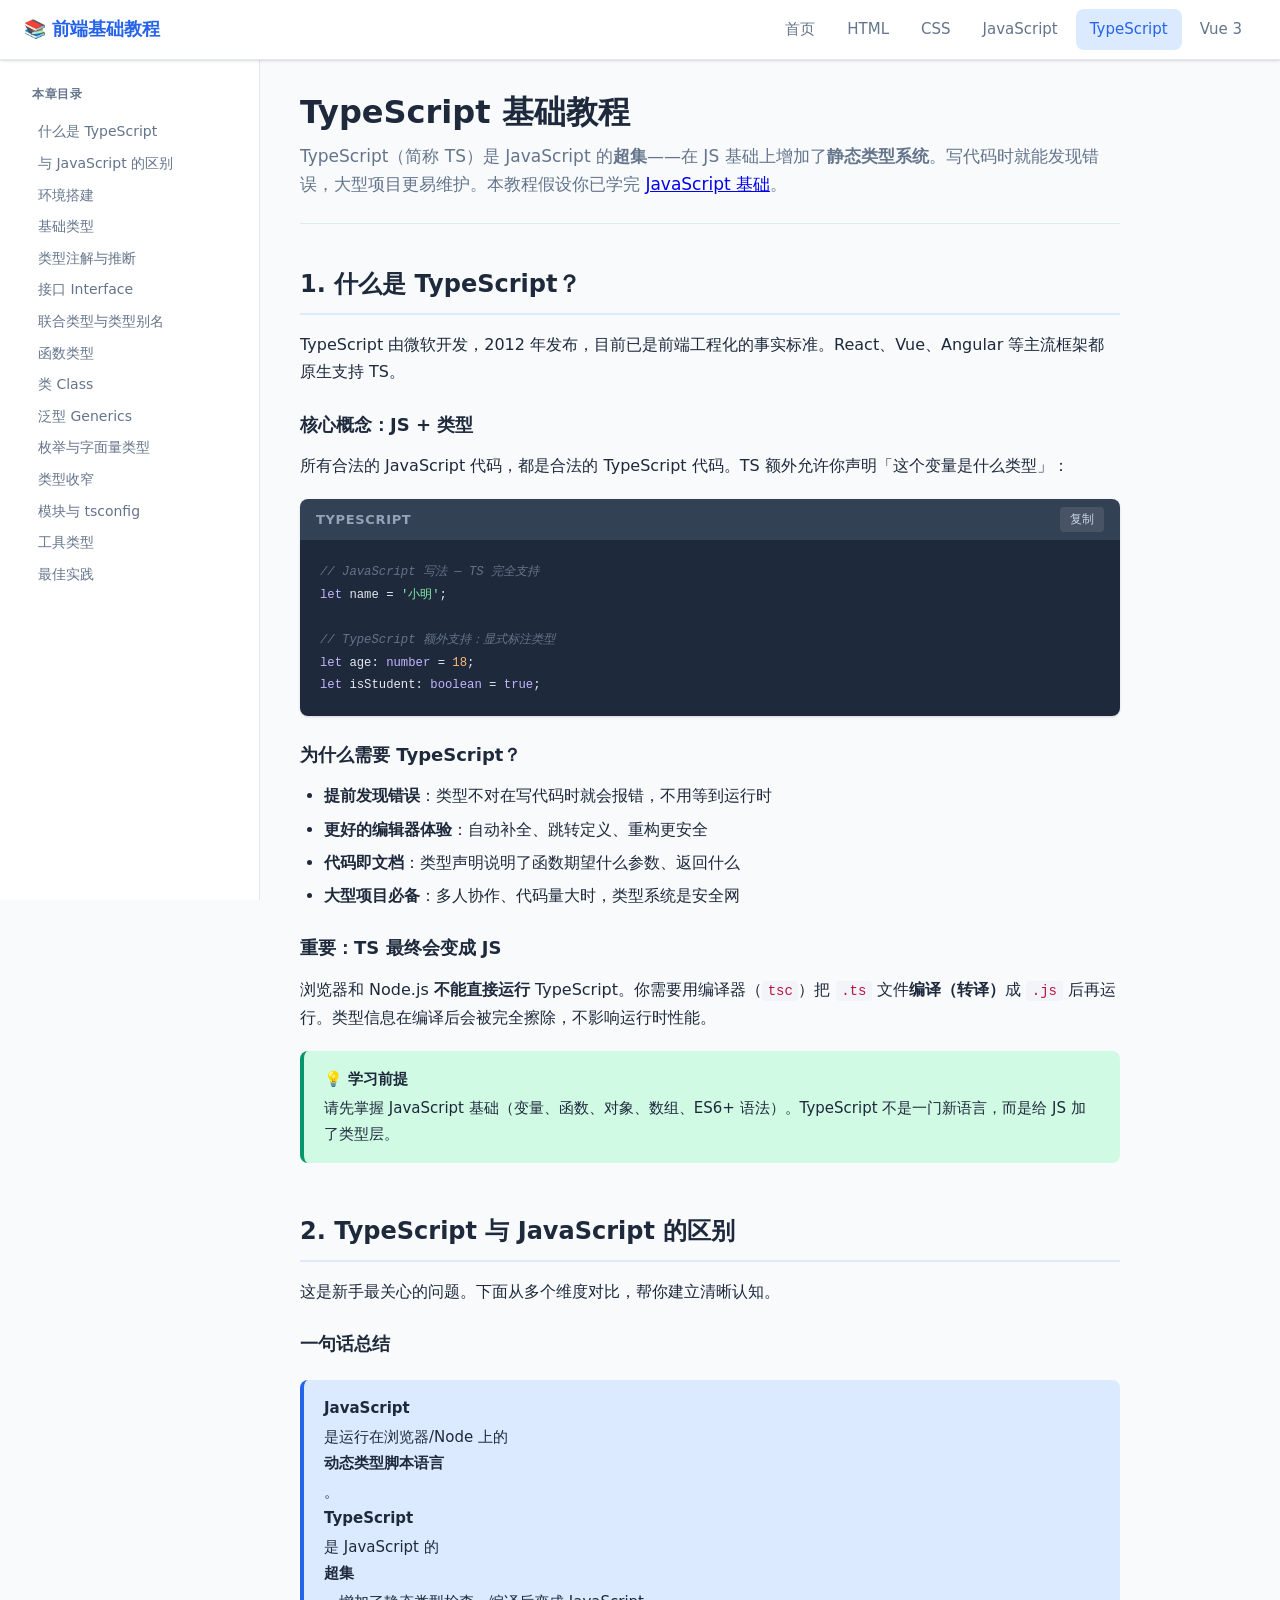
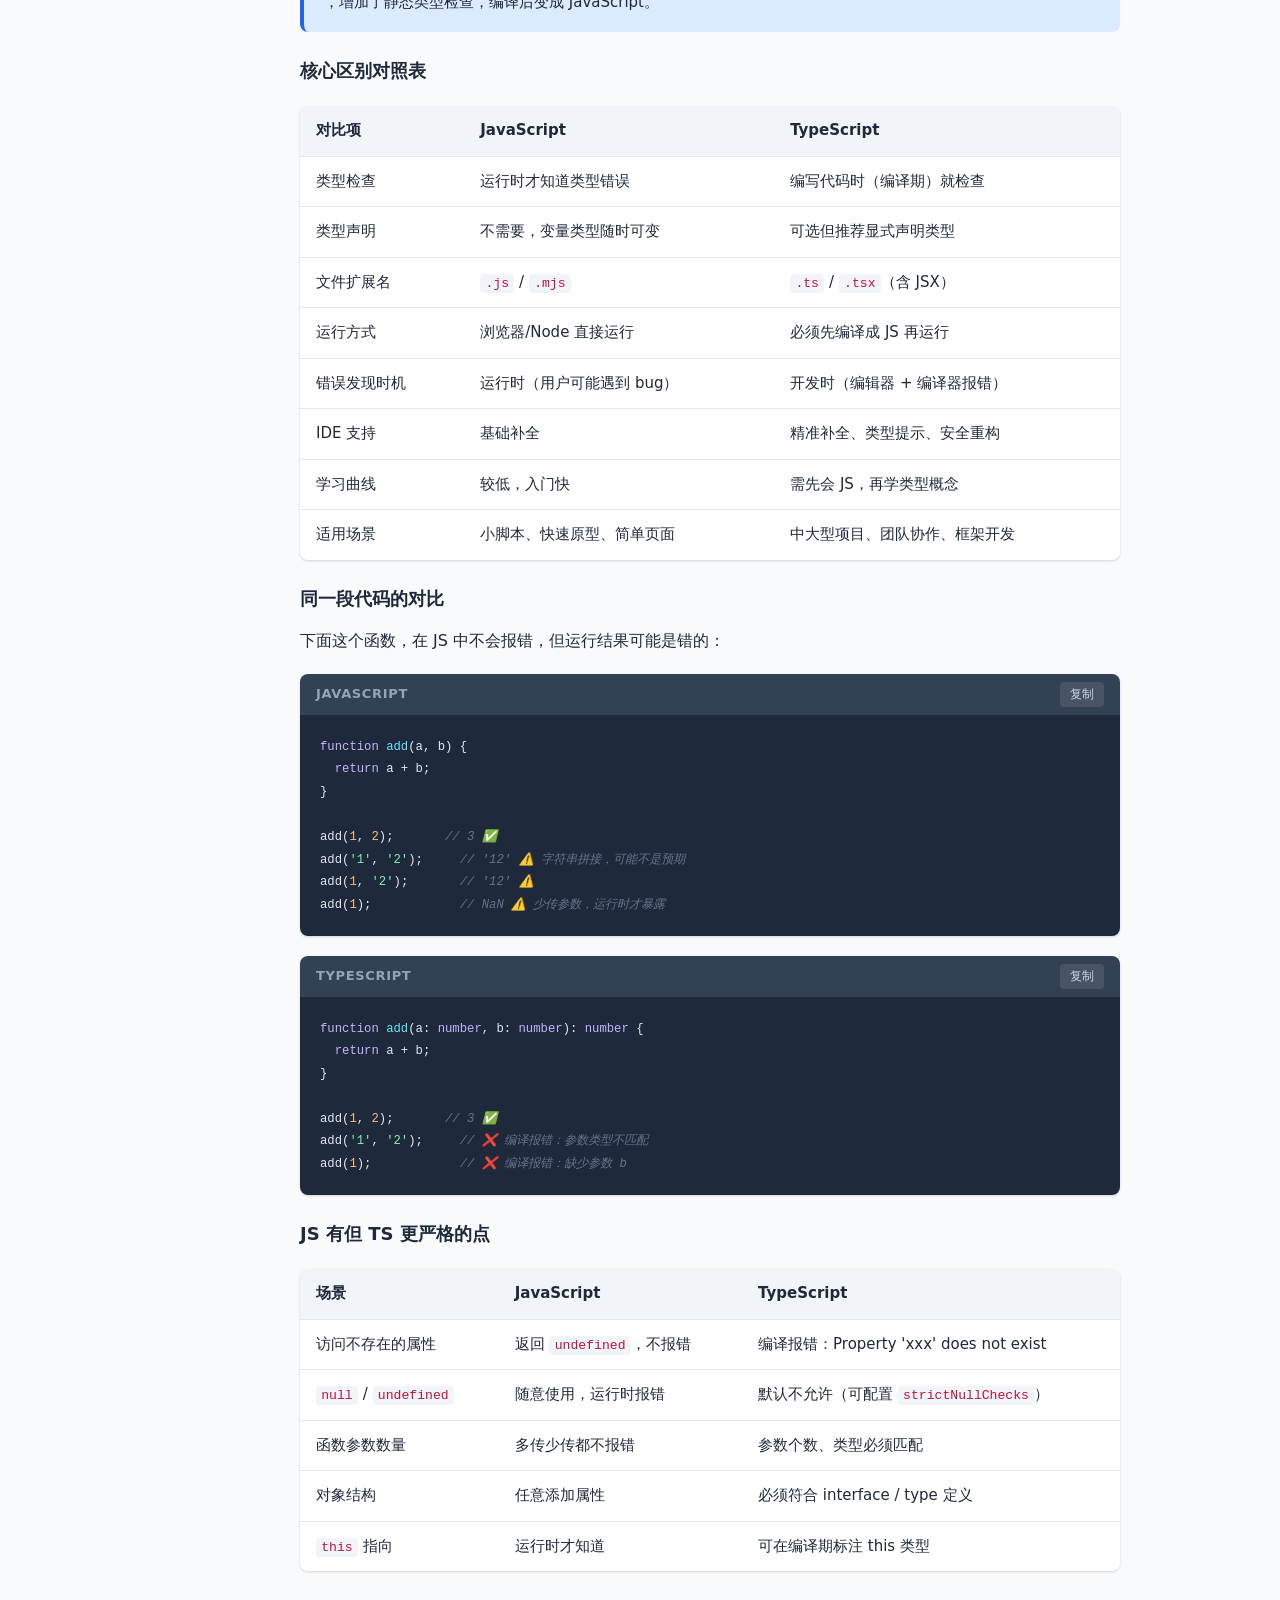
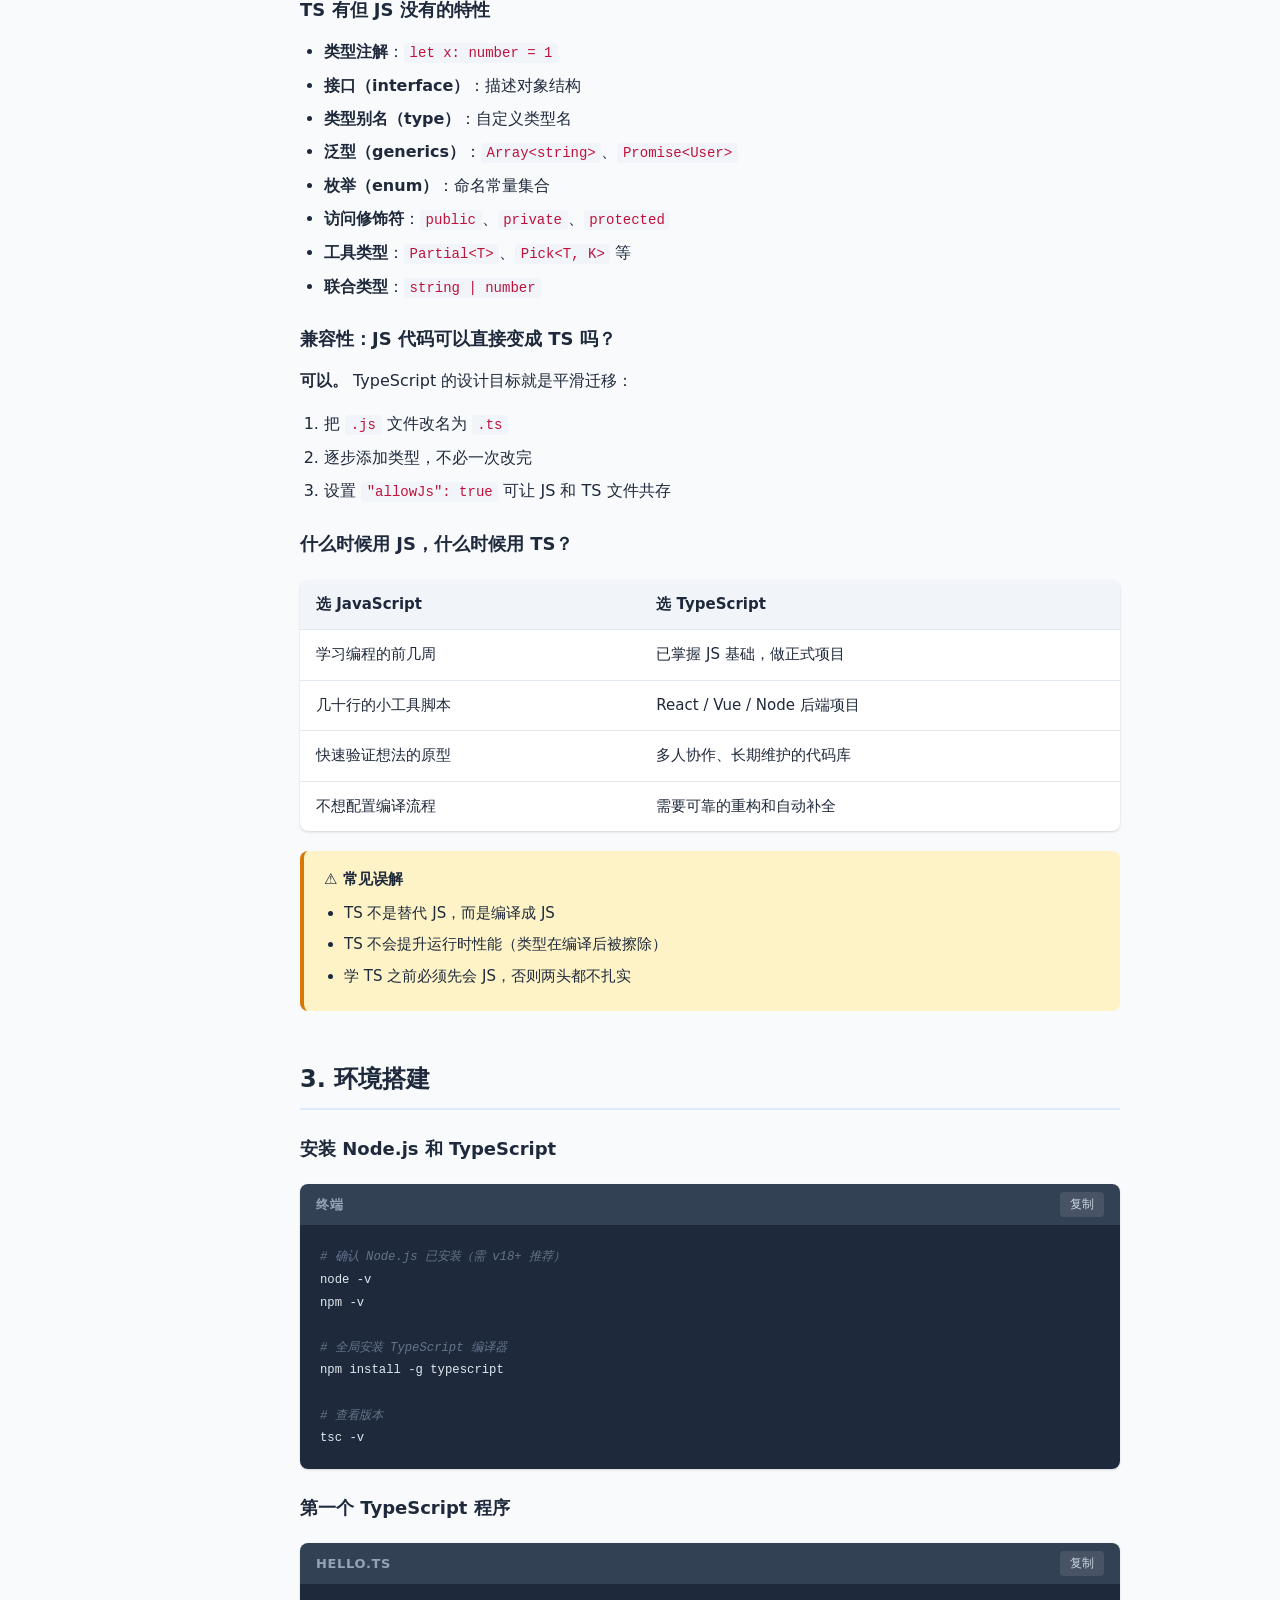
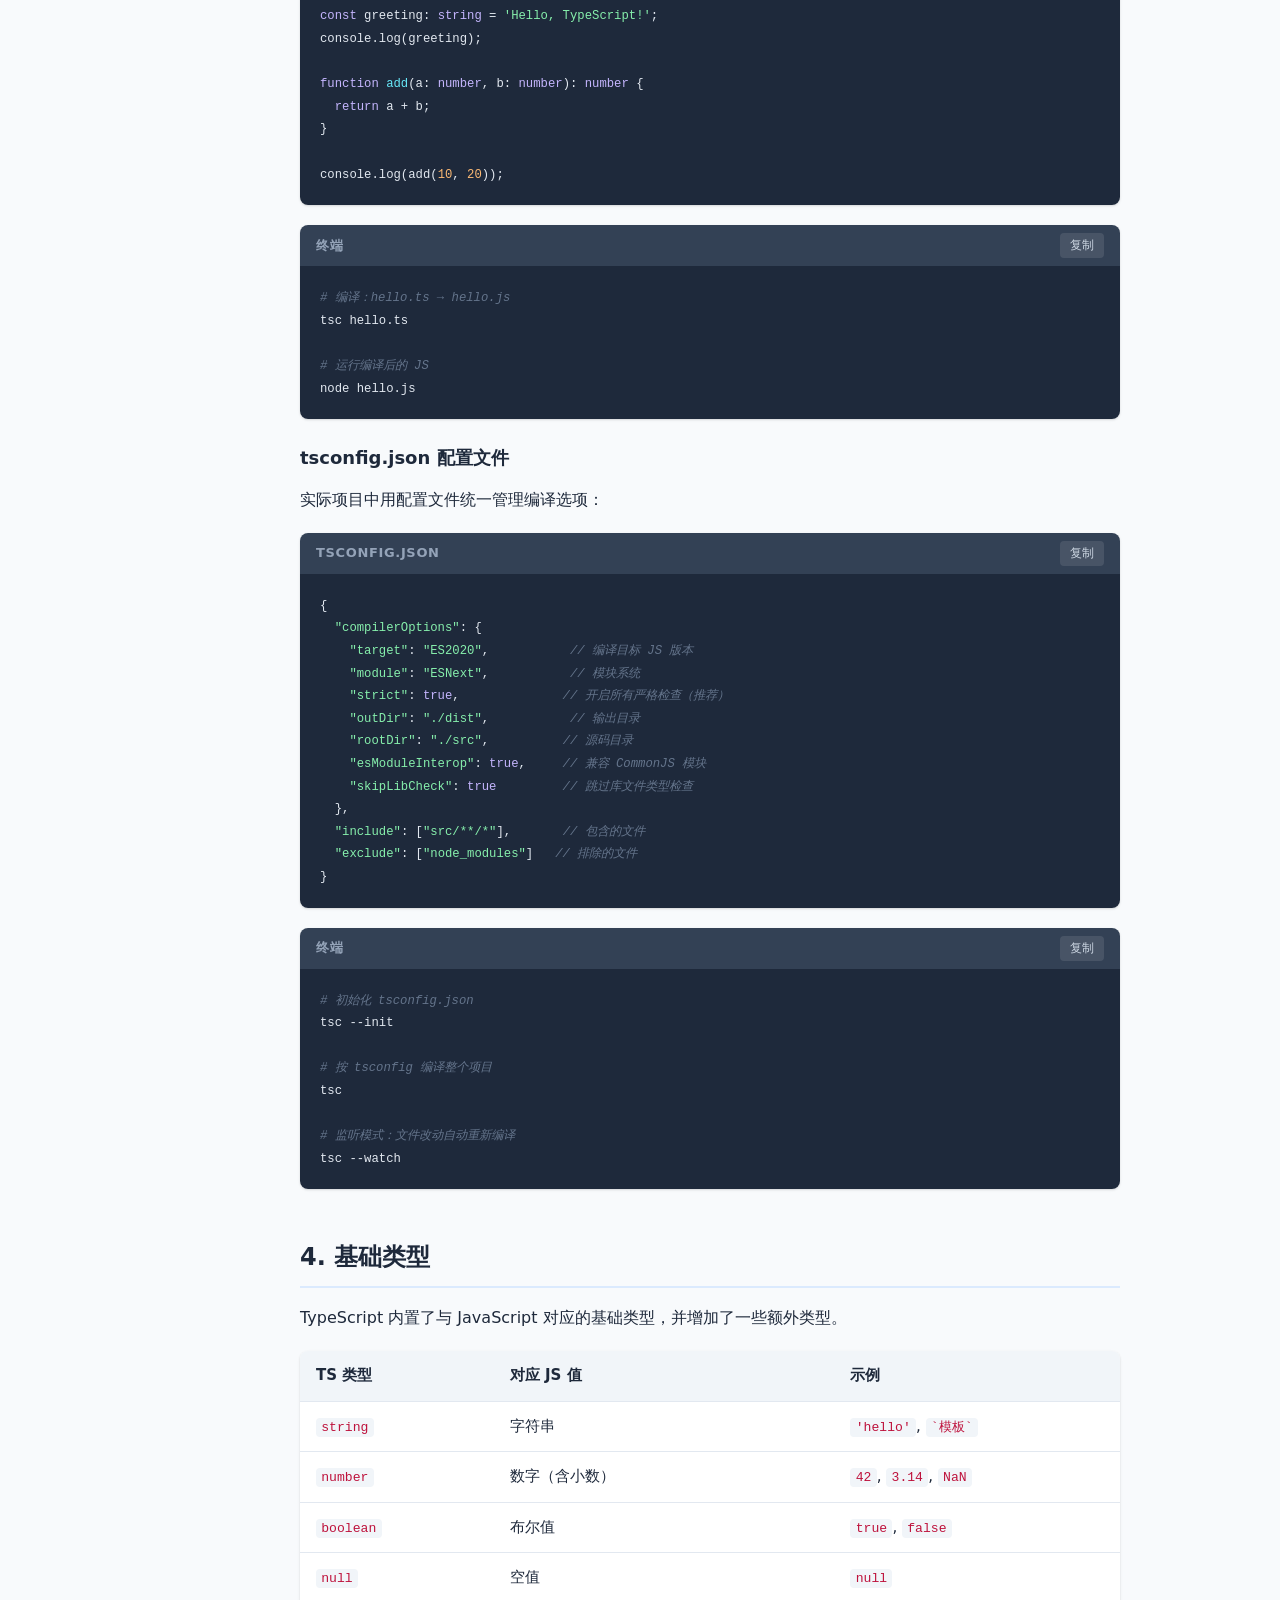
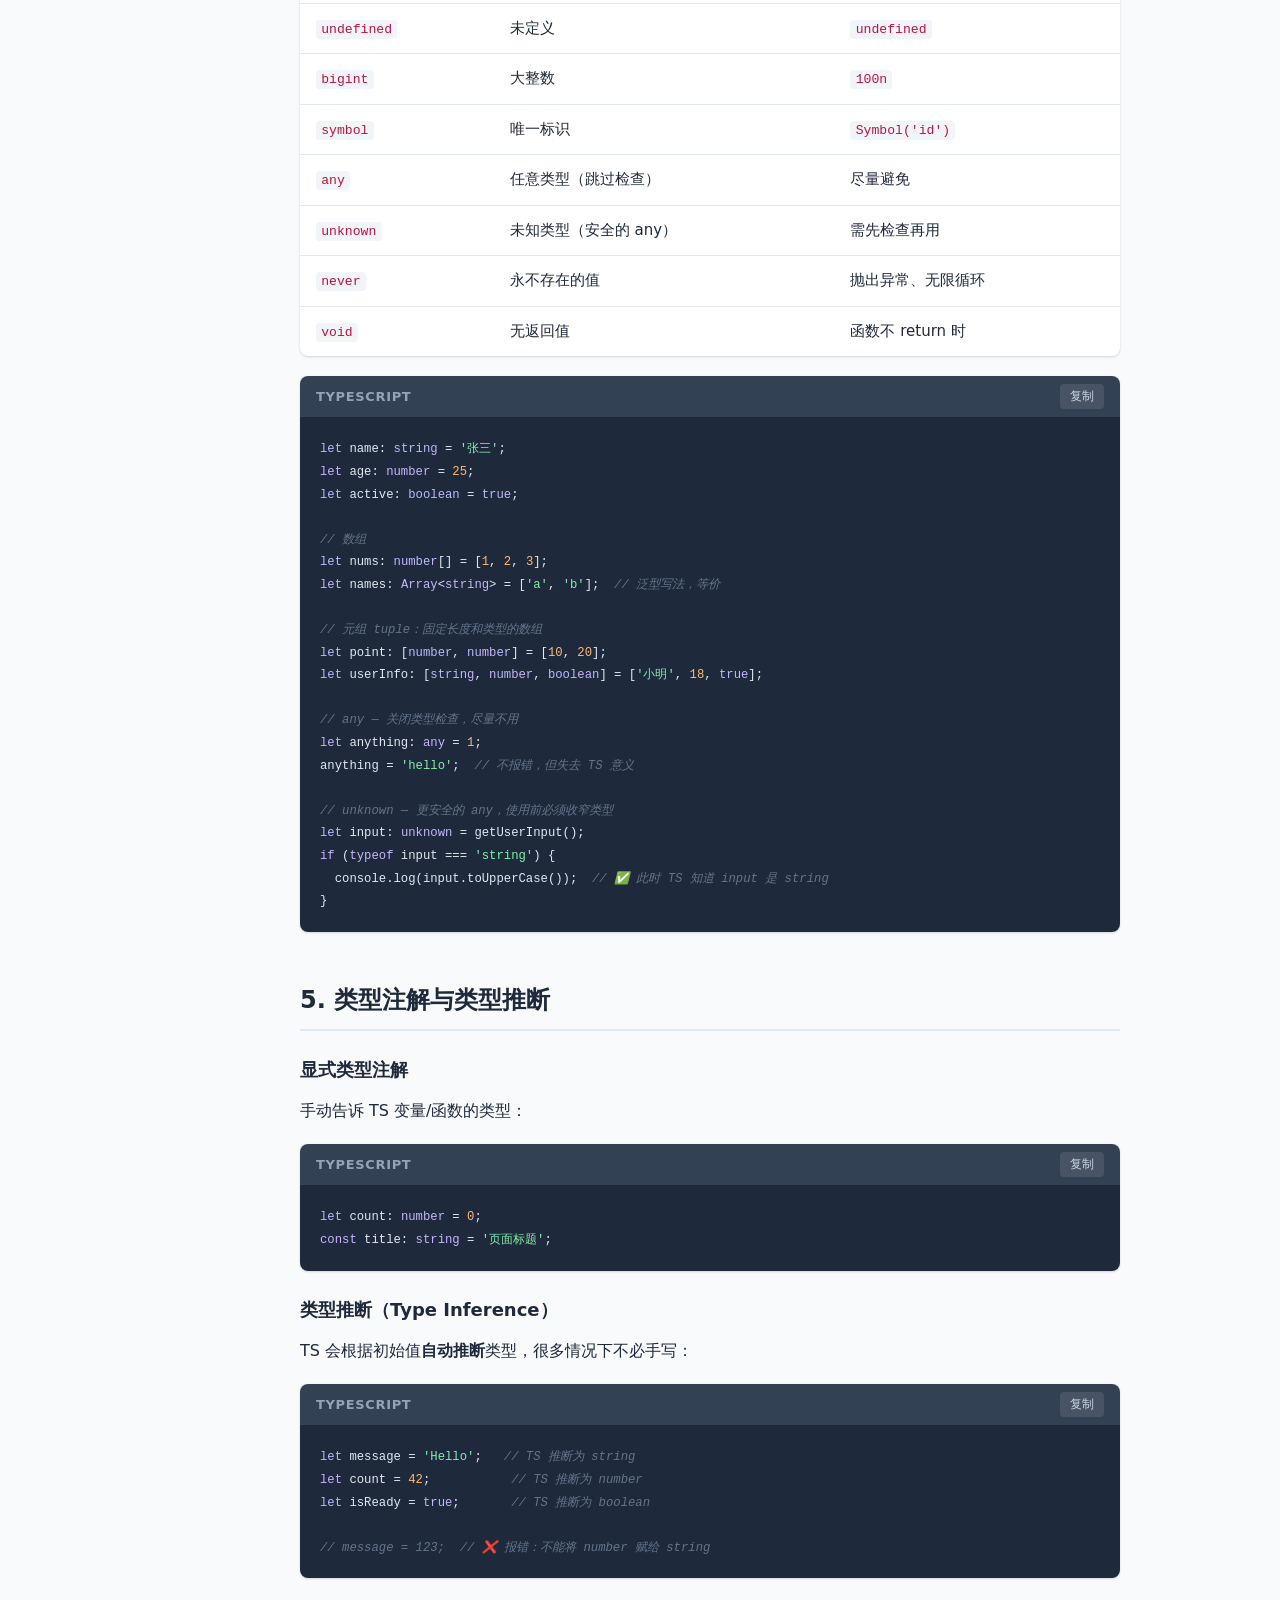
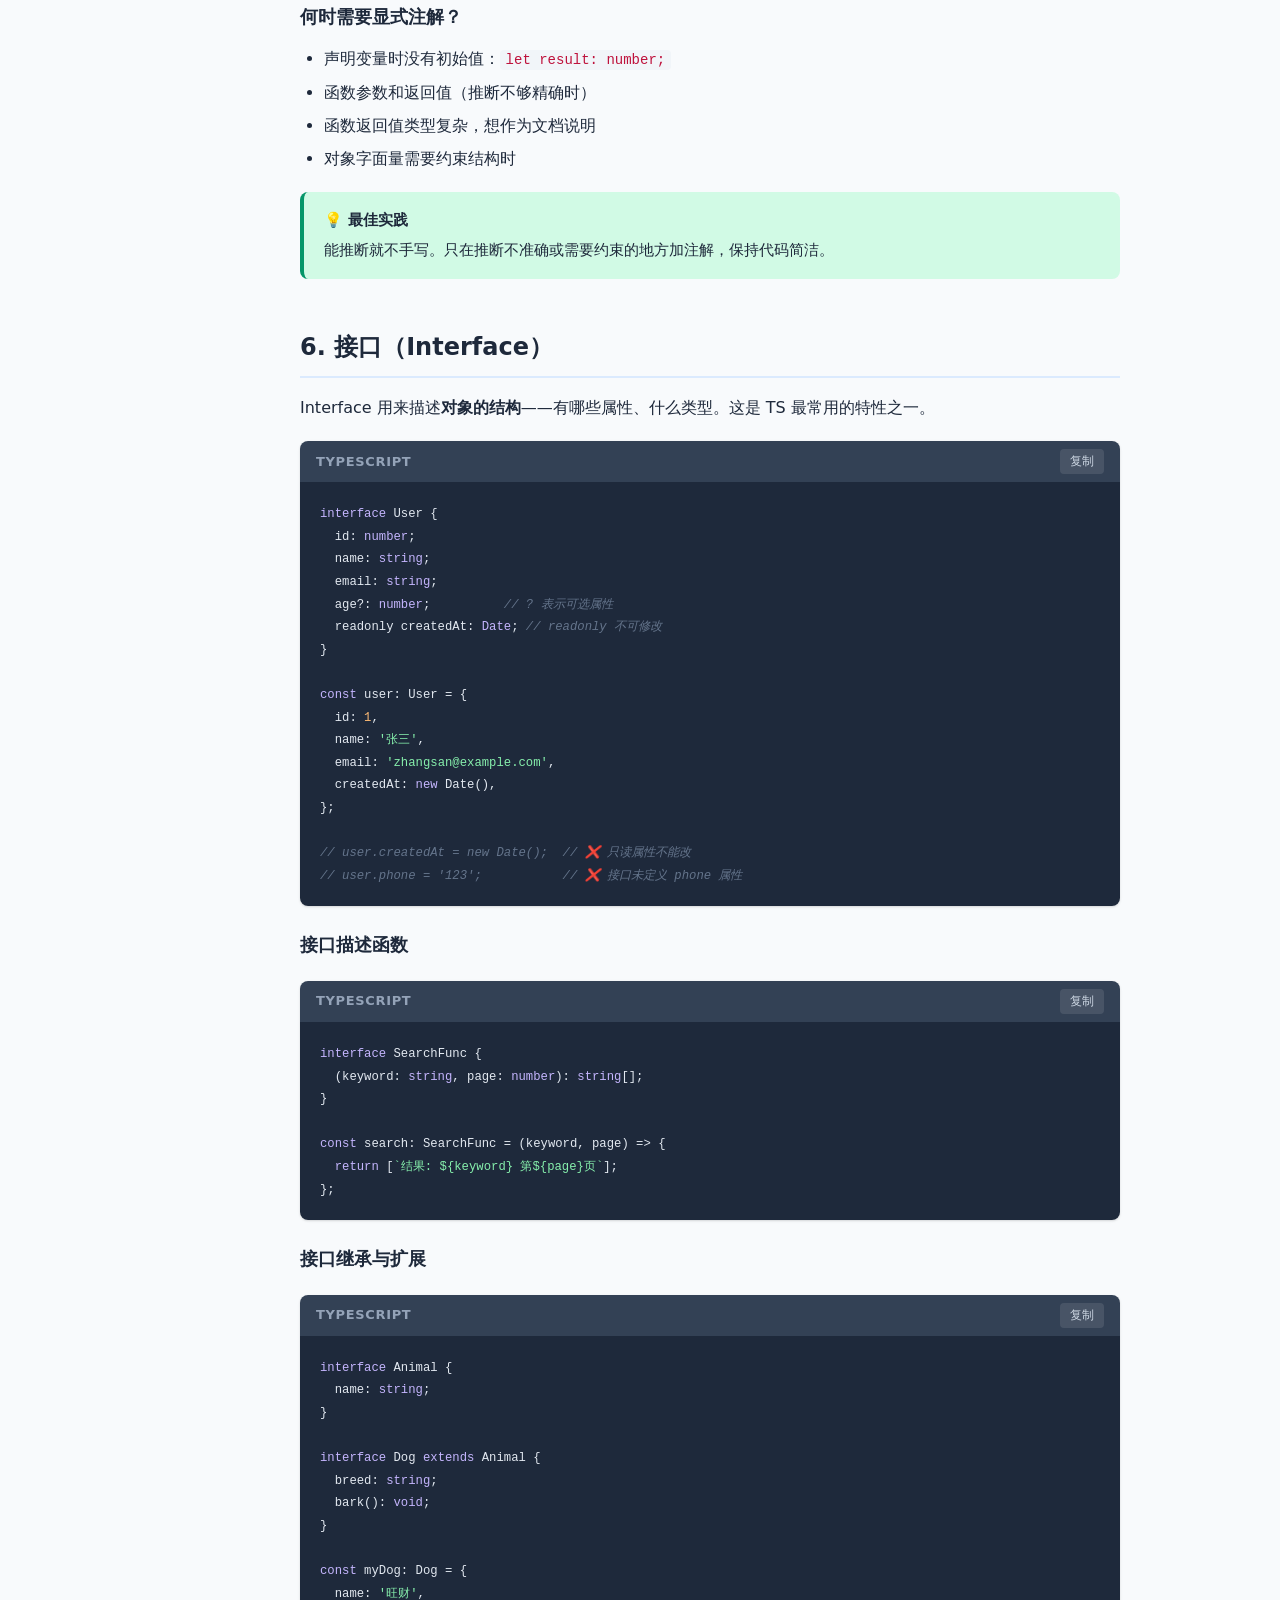
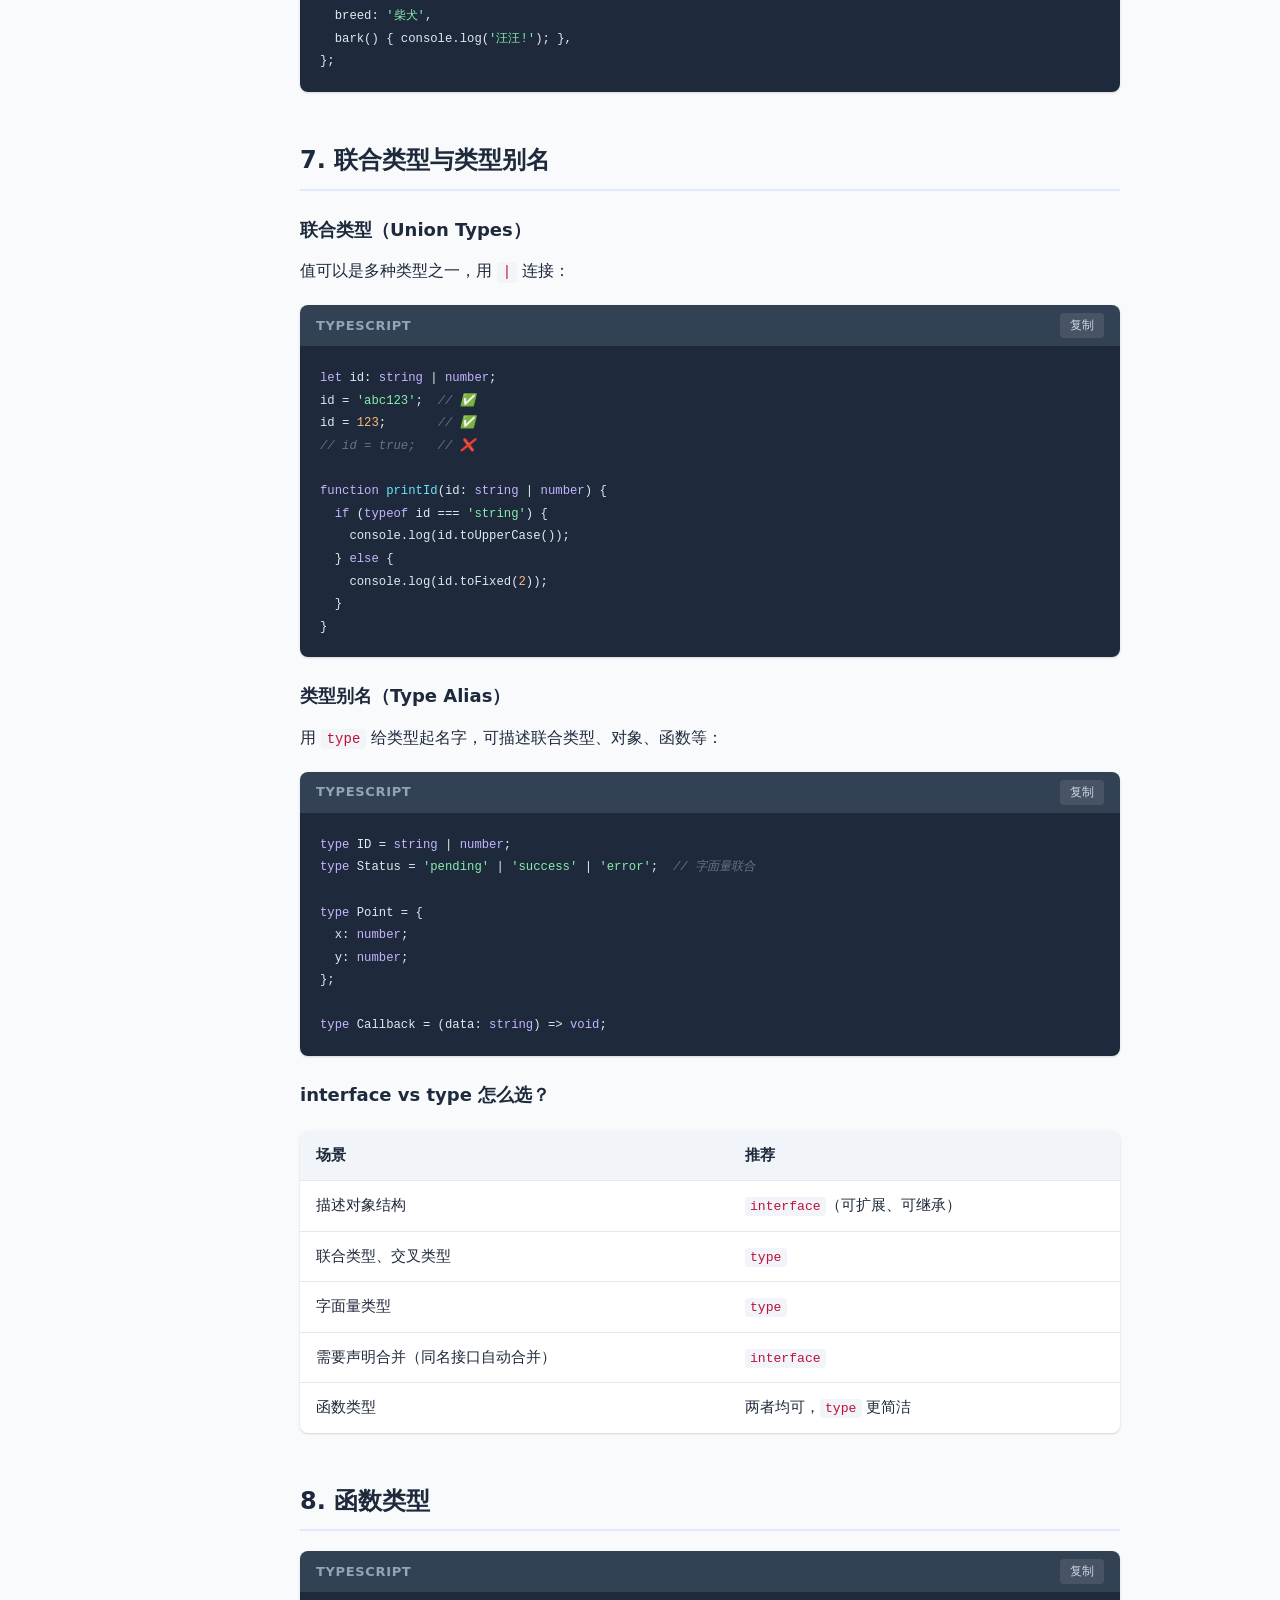
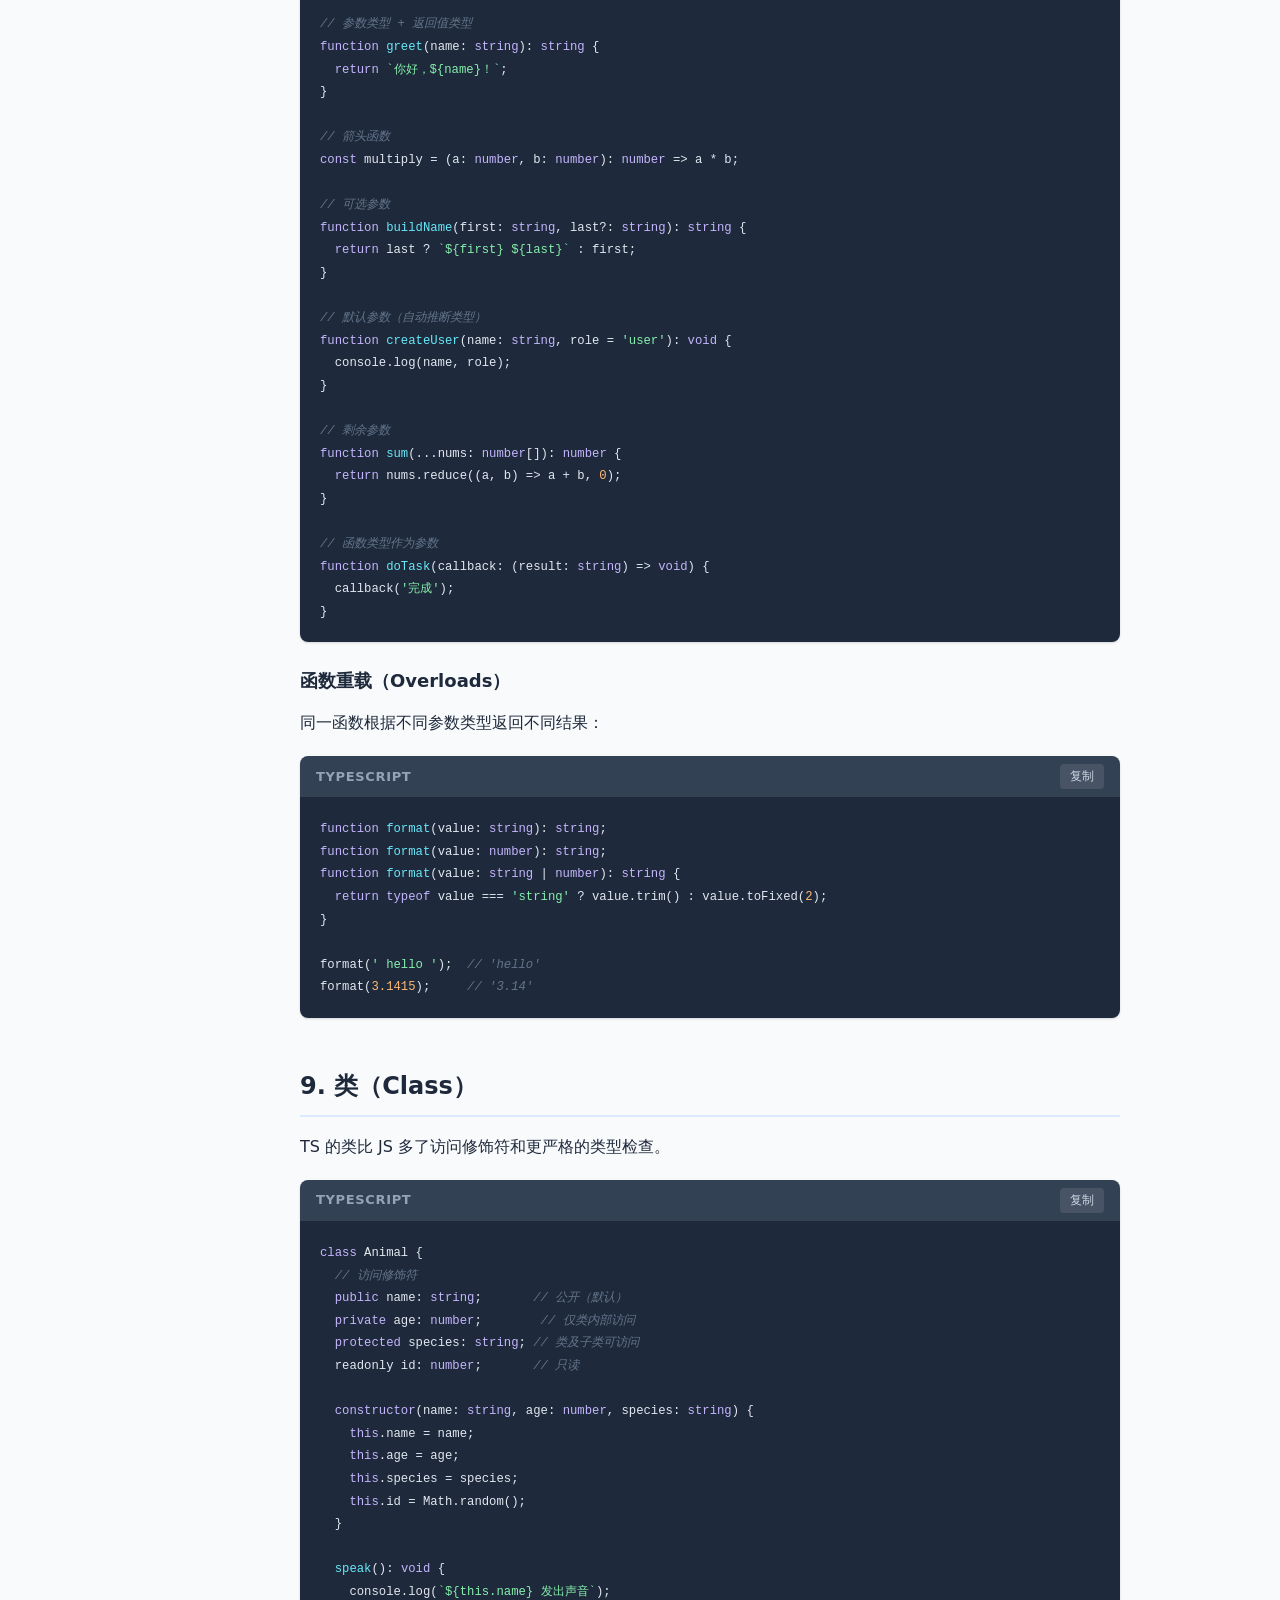
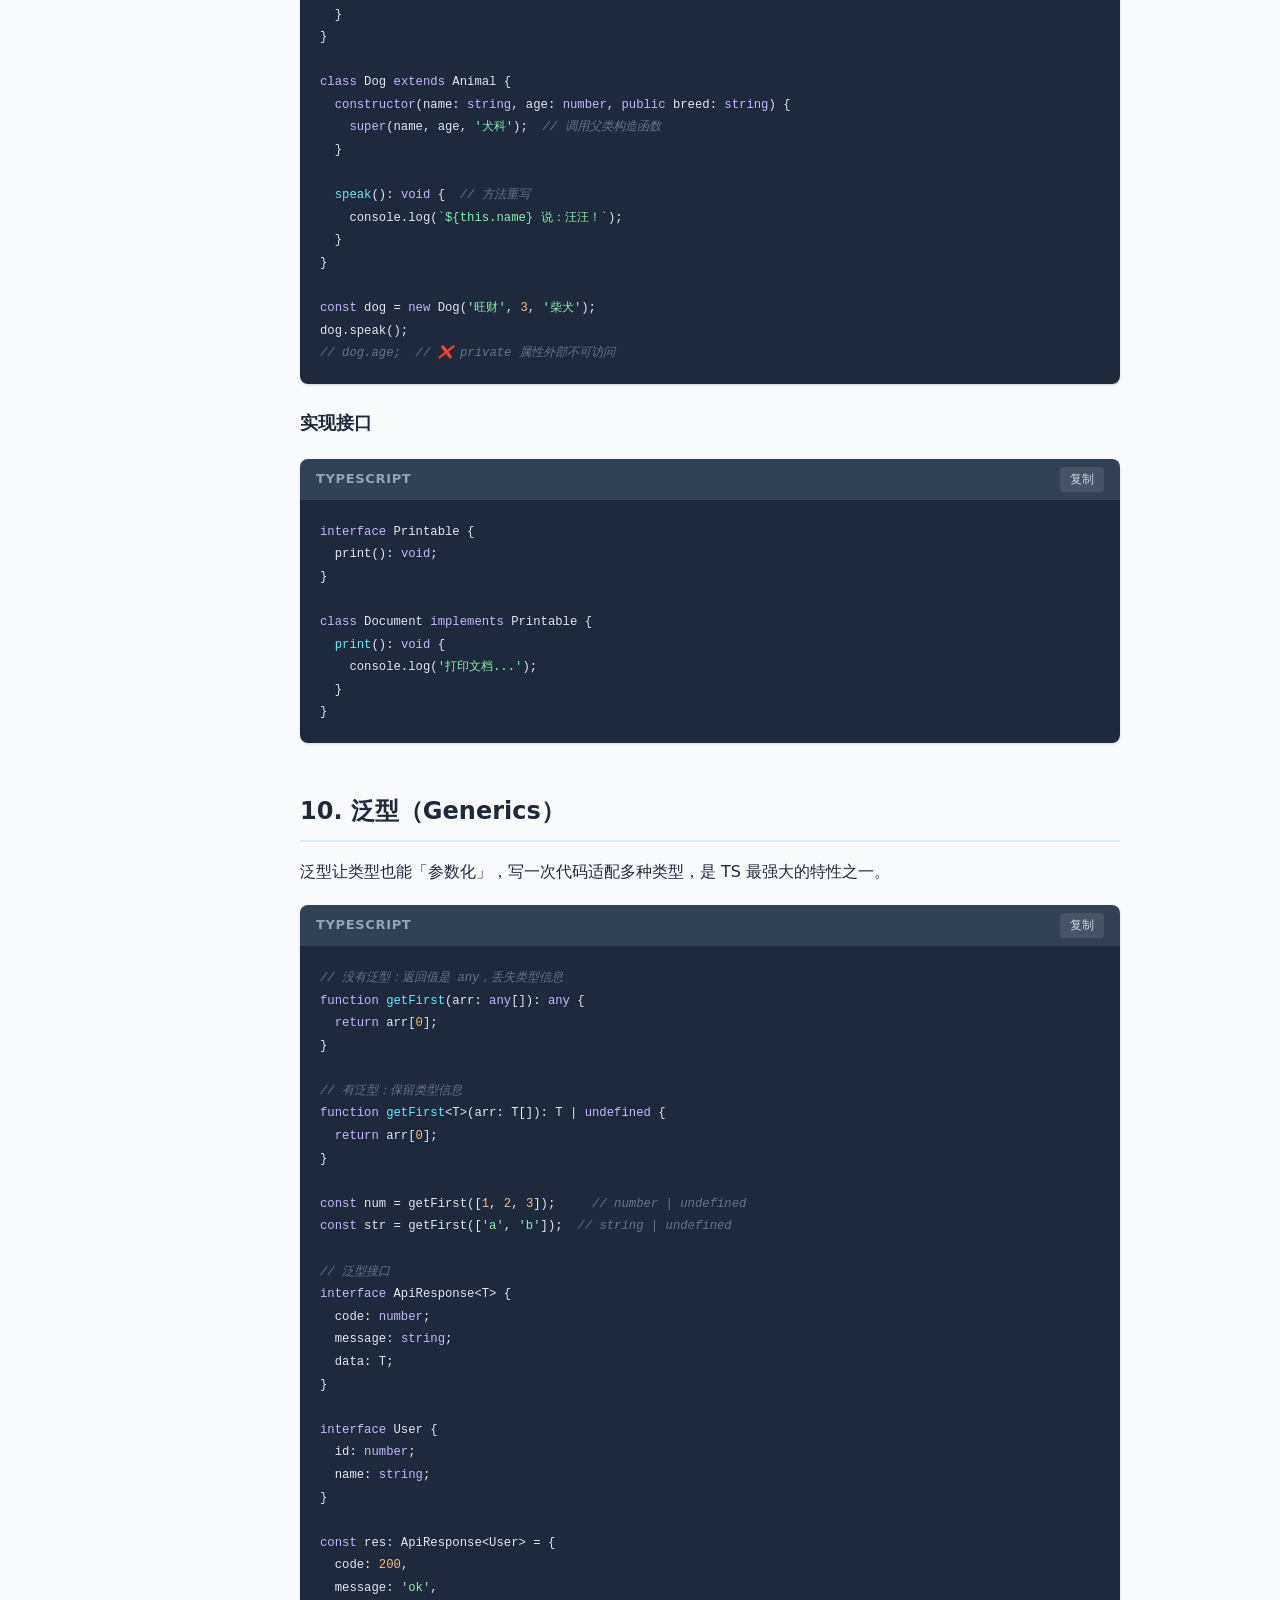
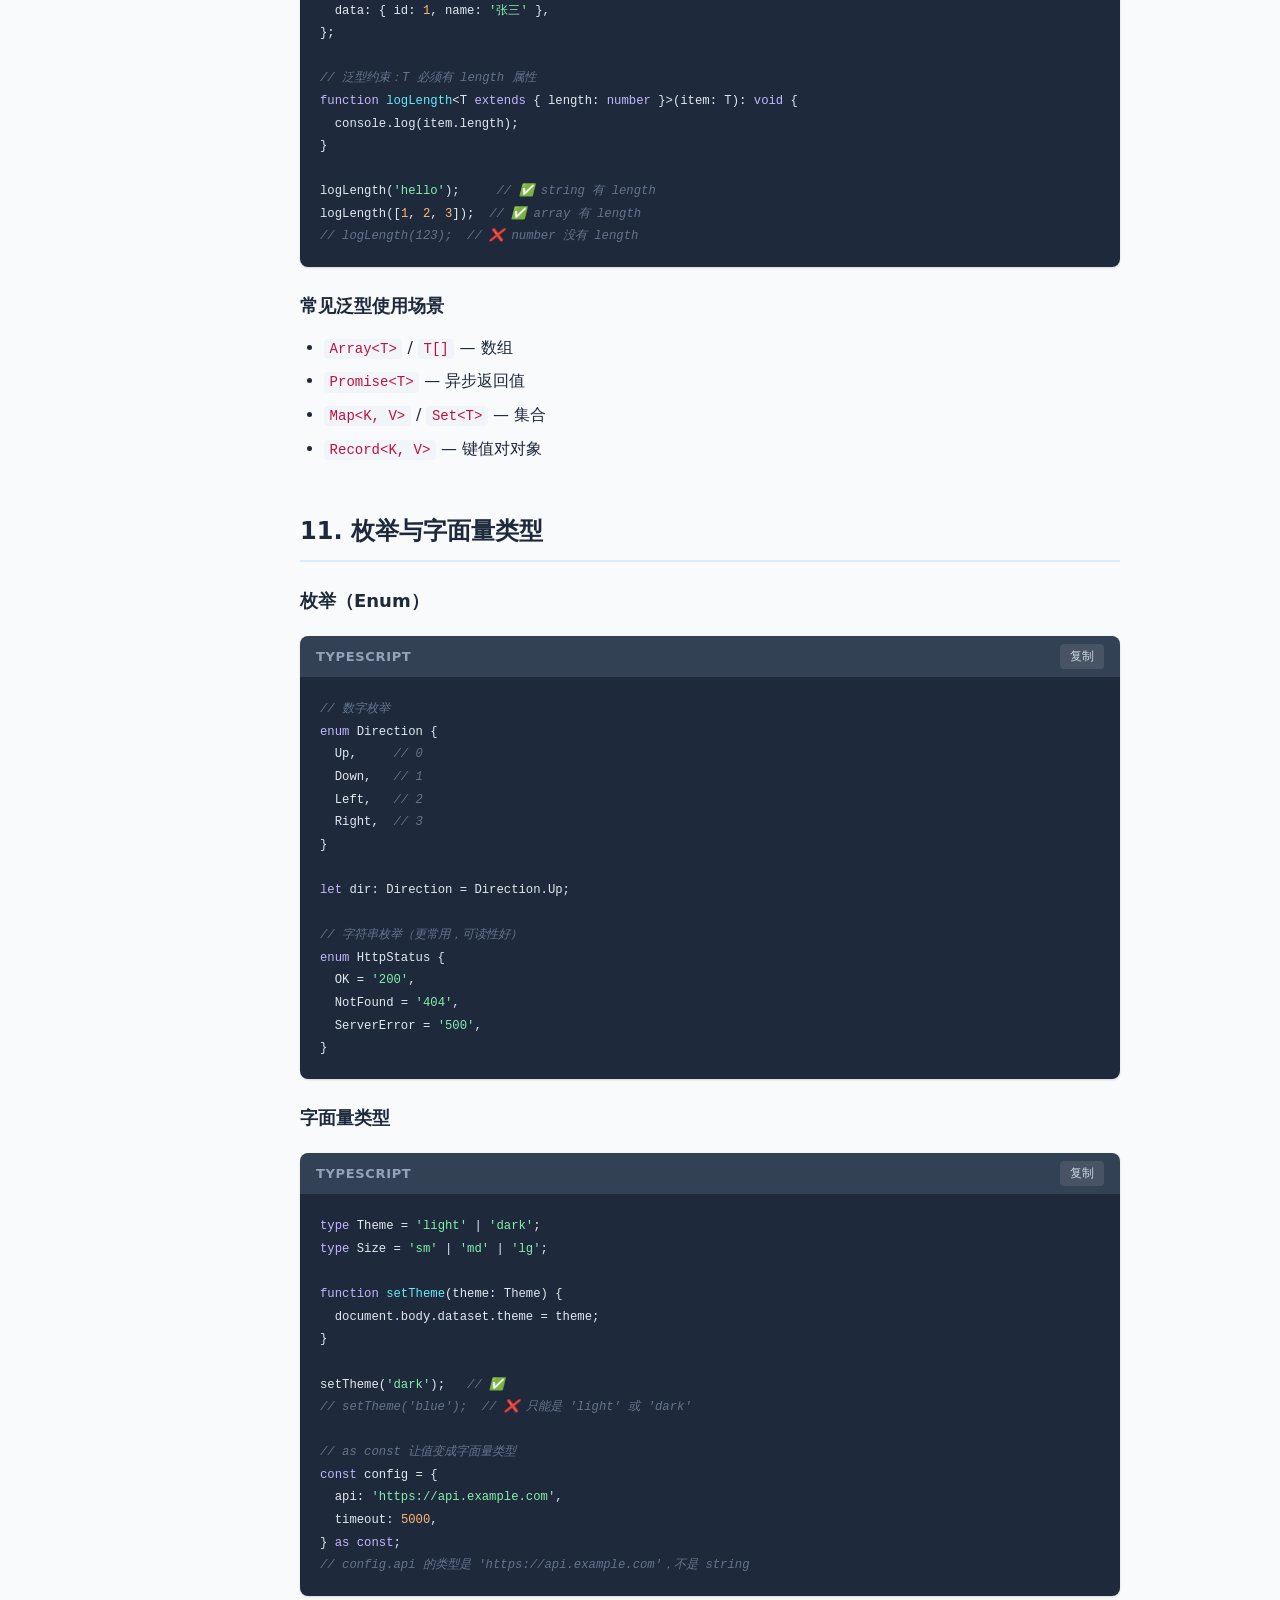
<file: tutorial/typescript.html>
<!doctype html>
<html lang="zh-CN">

<head>
  <meta charset="utf-8">
  <meta name="viewport" content="width=device-width, initial-scale=1">
  <title>TypeScript 基础教程 - 前端基础教程</title>
  <meta name="description" content="从零开始学习 TypeScript：类型系统、接口、泛型、与 JavaScript 的区别及实战用法。">
  <link rel="stylesheet" href="../css/tutorial.css">
  <link rel="icon" href="../icon.svg" type="image/svg+xml">
</head>

<body>

  <header class="site-header">
    <div class="header-inner">
      <a href="../index.html" class="site-logo">📚 前端基础教程</a>
      <button class="menu-toggle" aria-label="打开菜单">☰</button>
      <nav>
        <ul class="nav-links">
          <li><a href="../index.html">首页</a></li>
          <li><a href="html.html">HTML</a></li>
          <li><a href="css.html">CSS</a></li>
          <li><a href="javascript.html">JavaScript</a></li>
          <li><a href="typescript.html" class="active">TypeScript</a></li>
          <li><a href="vue3.html">Vue 3</a></li>
        </ul>
      </nav>
    </div>
  </header>

  <div class="layout">
    <aside class="sidebar">
      <p class="sidebar-title">本章目录</p>
      <ul class="toc">
        <li><a href="#intro">什么是 TypeScript</a></li>
        <li><a href="#vs-js">与 JavaScript 的区别</a></li>
        <li><a href="#setup">环境搭建</a></li>
        <li><a href="#basic-types">基础类型</a></li>
        <li><a href="#annotation">类型注解与推断</a></li>
        <li><a href="#interface">接口 Interface</a></li>
        <li><a href="#union-alias">联合类型与类型别名</a></li>
        <li><a href="#functions">函数类型</a></li>
        <li><a href="#classes">类 Class</a></li>
        <li><a href="#generics">泛型 Generics</a></li>
        <li><a href="#enum-literal">枚举与字面量类型</a></li>
        <li><a href="#narrowing">类型收窄</a></li>
        <li><a href="#modules">模块与 tsconfig</a></li>
        <li><a href="#utility">工具类型</a></li>
        <li><a href="#best-practices">最佳实践</a></li>
      </ul>
    </aside>

    <main class="main-content">
      <h1 class="page-title">TypeScript 基础教程</h1>
      <p class="page-desc">TypeScript（简称 TS）是 JavaScript 的<strong>超集</strong>——在 JS 基础上增加了<strong>静态类型系统</strong>。写代码时就能发现错误，大型项目更易维护。本教程假设你已学完 <a href="javascript.html">JavaScript 基础</a>。</p>

      <!-- 第1章 -->
      <section id="intro">
        <h2>1. 什么是 TypeScript？</h2>
        <p>TypeScript 由微软开发，2012 年发布，目前已是前端工程化的事实标准。React、Vue、Angular 等主流框架都原生支持 TS。</p>

        <h3>核心概念：JS + 类型</h3>
        <p>所有合法的 JavaScript 代码，都是合法的 TypeScript 代码。TS 额外允许你声明「这个变量是什么类型」：</p>

        <div class="code-block">
          <div class="code-block-header"><span class="lang">TypeScript</span><button class="copy-btn" type="button">复制</button></div>
          <pre><code><span class="token-comment">// JavaScript 写法 — TS 完全支持</span>
<span class="token-keyword">let</span> name = <span class="token-string">'小明'</span>;

<span class="token-comment">// TypeScript 额外支持：显式标注类型</span>
<span class="token-keyword">let</span> age: <span class="token-keyword">number</span> = <span class="token-number">18</span>;
<span class="token-keyword">let</span> isStudent: <span class="token-keyword">boolean</span> = <span class="token-keyword">true</span>;</code></pre>
        </div>

        <h3>为什么需要 TypeScript？</h3>
        <ul>
          <li><strong>提前发现错误</strong>：类型不对在写代码时就会报错，不用等到运行时</li>
          <li><strong>更好的编辑器体验</strong>：自动补全、跳转定义、重构更安全</li>
          <li><strong>代码即文档</strong>：类型声明说明了函数期望什么参数、返回什么</li>
          <li><strong>大型项目必备</strong>：多人协作、代码量大时，类型系统是安全网</li>
        </ul>

        <h3>重要：TS 最终会变成 JS</h3>
        <p>浏览器和 Node.js <strong>不能直接运行</strong> TypeScript。你需要用编译器（<code>tsc</code>）把 <code>.ts</code> 文件<strong>编译（转译）</strong>成 <code>.js</code> 后再运行。类型信息在编译后会被完全擦除，不影响运行时性能。</p>

        <div class="callout callout-tip">
          <strong>💡 学习前提</strong>
          请先掌握 JavaScript 基础（变量、函数、对象、数组、ES6+ 语法）。TypeScript 不是一门新语言，而是给 JS 加了类型层。
        </div>
      </section>

      <!-- 第2章：与 JS 的区别 -->
      <section id="vs-js">
        <h2>2. TypeScript 与 JavaScript 的区别</h2>
        <p>这是新手最关心的问题。下面从多个维度对比，帮你建立清晰认知。</p>

        <h3>一句话总结</h3>
        <div class="callout callout-note">
          <strong>JavaScript</strong> 是运行在浏览器/Node 上的<strong>动态类型脚本语言</strong>。<br>
          <strong>TypeScript</strong> 是 JavaScript 的<strong>超集</strong>，增加了静态类型检查，编译后变成 JavaScript。
        </div>

        <h3>核心区别对照表</h3>
        <table class="data-table">
          <thead>
            <tr>
              <th>对比项</th>
              <th>JavaScript</th>
              <th>TypeScript</th>
            </tr>
          </thead>
          <tbody>
            <tr>
              <td>类型检查</td>
              <td>运行时才知道类型错误</td>
              <td>编写代码时（编译期）就检查</td>
            </tr>
            <tr>
              <td>类型声明</td>
              <td>不需要，变量类型随时可变</td>
              <td>可选但推荐显式声明类型</td>
            </tr>
            <tr>
              <td>文件扩展名</td>
              <td><code>.js</code> / <code>.mjs</code></td>
              <td><code>.ts</code> / <code>.tsx</code>（含 JSX）</td>
            </tr>
            <tr>
              <td>运行方式</td>
              <td>浏览器/Node 直接运行</td>
              <td>必须先编译成 JS 再运行</td>
            </tr>
            <tr>
              <td>错误发现时机</td>
              <td>运行时（用户可能遇到 bug）</td>
              <td>开发时（编辑器 + 编译器报错）</td>
            </tr>
            <tr>
              <td>IDE 支持</td>
              <td>基础补全</td>
              <td>精准补全、类型提示、安全重构</td>
            </tr>
            <tr>
              <td>学习曲线</td>
              <td>较低，入门快</td>
              <td>需先会 JS，再学类型概念</td>
            </tr>
            <tr>
              <td>适用场景</td>
              <td>小脚本、快速原型、简单页面</td>
              <td>中大型项目、团队协作、框架开发</td>
            </tr>
          </tbody>
        </table>

        <h3>同一段代码的对比</h3>
        <p>下面这个函数，在 JS 中不会报错，但运行结果可能是错的：</p>

        <div class="code-block">
          <div class="code-block-header"><span class="lang">JavaScript</span><button class="copy-btn" type="button">复制</button></div>
          <pre><code><span class="token-keyword">function</span> <span class="token-function">add</span>(a, b) {
  <span class="token-keyword">return</span> a + b;
}

add(<span class="token-number">1</span>, <span class="token-number">2</span>);       <span class="token-comment">// 3 ✅</span>
add(<span class="token-string">'1'</span>, <span class="token-string">'2'</span>);     <span class="token-comment">// '12' ⚠️ 字符串拼接，可能不是预期</span>
add(<span class="token-number">1</span>, <span class="token-string">'2'</span>);       <span class="token-comment">// '12' ⚠️</span>
add(<span class="token-number">1</span>);            <span class="token-comment">// NaN ⚠️ 少传参数，运行时才暴露</span></code></pre>
        </div>

        <div class="code-block">
          <div class="code-block-header"><span class="lang">TypeScript</span><button class="copy-btn" type="button">复制</button></div>
          <pre><code><span class="token-keyword">function</span> <span class="token-function">add</span>(a: <span class="token-keyword">number</span>, b: <span class="token-keyword">number</span>): <span class="token-keyword">number</span> {
  <span class="token-keyword">return</span> a + b;
}

add(<span class="token-number">1</span>, <span class="token-number">2</span>);       <span class="token-comment">// 3 ✅</span>
add(<span class="token-string">'1'</span>, <span class="token-string">'2'</span>);     <span class="token-comment">// ❌ 编译报错：参数类型不匹配</span>
add(<span class="token-number">1</span>);            <span class="token-comment">// ❌ 编译报错：缺少参数 b</span></code></pre>
        </div>

        <h3>JS 有但 TS 更严格的点</h3>
        <table class="data-table">
          <thead>
            <tr><th>场景</th><th>JavaScript</th><th>TypeScript</th></tr>
          </thead>
          <tbody>
            <tr>
              <td>访问不存在的属性</td>
              <td>返回 <code>undefined</code>，不报错</td>
              <td>编译报错：Property 'xxx' does not exist</td>
            </tr>
            <tr>
              <td><code>null</code> / <code>undefined</code></td>
              <td>随意使用，运行时报错</td>
              <td>默认不允许（可配置 <code>strictNullChecks</code>）</td>
            </tr>
            <tr>
              <td>函数参数数量</td>
              <td>多传少传都不报错</td>
              <td>参数个数、类型必须匹配</td>
            </tr>
            <tr>
              <td>对象结构</td>
              <td>任意添加属性</td>
              <td>必须符合 interface / type 定义</td>
            </tr>
            <tr>
              <td><code>this</code> 指向</td>
              <td>运行时才知道</td>
              <td>可在编译期标注 this 类型</td>
            </tr>
          </tbody>
        </table>

        <h3>TS 有但 JS 没有的特性</h3>
        <ul>
          <li><strong>类型注解</strong>：<code>let x: number = 1</code></li>
          <li><strong>接口（interface）</strong>：描述对象结构</li>
          <li><strong>类型别名（type）</strong>：自定义类型名</li>
          <li><strong>泛型（generics）</strong>：<code>Array&lt;string&gt;</code>、<code>Promise&lt;User&gt;</code></li>
          <li><strong>枚举（enum）</strong>：命名常量集合</li>
          <li><strong>访问修饰符</strong>：<code>public</code>、<code>private</code>、<code>protected</code></li>
          <li><strong>工具类型</strong>：<code>Partial&lt;T&gt;</code>、<code>Pick&lt;T, K&gt;</code> 等</li>
          <li><strong>联合类型</strong>：<code>string | number</code></li>
        </ul>

        <h3>兼容性：JS 代码可以直接变成 TS 吗？</h3>
        <p><strong>可以。</strong> TypeScript 的设计目标就是平滑迁移：</p>
        <ol>
          <li>把 <code>.js</code> 文件改名为 <code>.ts</code></li>
          <li>逐步添加类型，不必一次改完</li>
          <li>设置 <code>"allowJs": true</code> 可让 JS 和 TS 文件共存</li>
        </ol>

        <h3>什么时候用 JS，什么时候用 TS？</h3>
        <table class="data-table">
          <thead>
            <tr><th>选 JavaScript</th><th>选 TypeScript</th></tr>
          </thead>
          <tbody>
            <tr>
              <td>学习编程的前几周</td>
              <td>已掌握 JS 基础，做正式项目</td>
            </tr>
            <tr>
              <td>几十行的小工具脚本</td>
              <td>React / Vue / Node 后端项目</td>
            </tr>
            <tr>
              <td>快速验证想法的原型</td>
              <td>多人协作、长期维护的代码库</td>
            </tr>
            <tr>
              <td>不想配置编译流程</td>
              <td>需要可靠的重构和自动补全</td>
            </tr>
          </tbody>
        </table>

        <div class="callout callout-warning">
          <strong>⚠️ 常见误解</strong>
          <ul style="margin:0.5rem 0 0;padding-left:1.25rem;">
            <li>TS 不是替代 JS，而是编译成 JS</li>
            <li>TS 不会提升运行时性能（类型在编译后被擦除）</li>
            <li>学 TS 之前必须先会 JS，否则两头都不扎实</li>
          </ul>
        </div>
      </section>

      <!-- 第3章 -->
      <section id="setup">
        <h2>3. 环境搭建</h2>

        <h3>安装 Node.js 和 TypeScript</h3>
        <div class="code-block">
          <div class="code-block-header"><span class="lang">终端</span><button class="copy-btn" type="button">复制</button></div>
          <pre><code><span class="token-comment"># 确认 Node.js 已安装（需 v18+ 推荐）</span>
node -v
npm -v

<span class="token-comment"># 全局安装 TypeScript 编译器</span>
npm install -g typescript

<span class="token-comment"># 查看版本</span>
tsc -v</code></pre>
        </div>

        <h3>第一个 TypeScript 程序</h3>
        <div class="code-block">
          <div class="code-block-header"><span class="lang">hello.ts</span><button class="copy-btn" type="button">复制</button></div>
          <pre><code><span class="token-keyword">const</span> greeting: <span class="token-keyword">string</span> = <span class="token-string">'Hello, TypeScript!'</span>;
console.log(greeting);

<span class="token-keyword">function</span> <span class="token-function">add</span>(a: <span class="token-keyword">number</span>, b: <span class="token-keyword">number</span>): <span class="token-keyword">number</span> {
  <span class="token-keyword">return</span> a + b;
}

console.log(add(<span class="token-number">10</span>, <span class="token-number">20</span>));</code></pre>
        </div>

        <div class="code-block">
          <div class="code-block-header"><span class="lang">终端</span><button class="copy-btn" type="button">复制</button></div>
          <pre><code><span class="token-comment"># 编译：hello.ts → hello.js</span>
tsc hello.ts

<span class="token-comment"># 运行编译后的 JS</span>
node hello.js</code></pre>
        </div>

        <h3>tsconfig.json 配置文件</h3>
        <p>实际项目中用配置文件统一管理编译选项：</p>
        <div class="code-block">
          <div class="code-block-header"><span class="lang">tsconfig.json</span><button class="copy-btn" type="button">复制</button></div>
          <pre><code>{
  <span class="token-string">"compilerOptions"</span>: {
    <span class="token-string">"target"</span>: <span class="token-string">"ES2020"</span>,           <span class="token-comment">// 编译目标 JS 版本</span>
    <span class="token-string">"module"</span>: <span class="token-string">"ESNext"</span>,           <span class="token-comment">// 模块系统</span>
    <span class="token-string">"strict"</span>: <span class="token-keyword">true</span>,              <span class="token-comment">// 开启所有严格检查（推荐）</span>
    <span class="token-string">"outDir"</span>: <span class="token-string">"./dist"</span>,           <span class="token-comment">// 输出目录</span>
    <span class="token-string">"rootDir"</span>: <span class="token-string">"./src"</span>,          <span class="token-comment">// 源码目录</span>
    <span class="token-string">"esModuleInterop"</span>: <span class="token-keyword">true</span>,     <span class="token-comment">// 兼容 CommonJS 模块</span>
    <span class="token-string">"skipLibCheck"</span>: <span class="token-keyword">true</span>         <span class="token-comment">// 跳过库文件类型检查</span>
  },
  <span class="token-string">"include"</span>: [<span class="token-string">"src/**/*"</span>],       <span class="token-comment">// 包含的文件</span>
  <span class="token-string">"exclude"</span>: [<span class="token-string">"node_modules"</span>]   <span class="token-comment">// 排除的文件</span>
}</code></pre>
        </div>

        <div class="code-block">
          <div class="code-block-header"><span class="lang">终端</span><button class="copy-btn" type="button">复制</button></div>
          <pre><code><span class="token-comment"># 初始化 tsconfig.json</span>
tsc --init

<span class="token-comment"># 按 tsconfig 编译整个项目</span>
tsc

<span class="token-comment"># 监听模式：文件改动自动重新编译</span>
tsc --watch</code></pre>
        </div>
      </section>

      <!-- 第4章 -->
      <section id="basic-types">
        <h2>4. 基础类型</h2>
        <p>TypeScript 内置了与 JavaScript 对应的基础类型，并增加了一些额外类型。</p>

        <table class="data-table">
          <thead>
            <tr><th>TS 类型</th><th>对应 JS 值</th><th>示例</th></tr>
          </thead>
          <tbody>
            <tr><td><code>string</code></td><td>字符串</td><td><code>'hello'</code>, <code>`模板`</code></td></tr>
            <tr><td><code>number</code></td><td>数字（含小数）</td><td><code>42</code>, <code>3.14</code>, <code>NaN</code></td></tr>
            <tr><td><code>boolean</code></td><td>布尔值</td><td><code>true</code>, <code>false</code></td></tr>
            <tr><td><code>null</code></td><td>空值</td><td><code>null</code></td></tr>
            <tr><td><code>undefined</code></td><td>未定义</td><td><code>undefined</code></td></tr>
            <tr><td><code>bigint</code></td><td>大整数</td><td><code>100n</code></td></tr>
            <tr><td><code>symbol</code></td><td>唯一标识</td><td><code>Symbol('id')</code></td></tr>
            <tr><td><code>any</code></td><td>任意类型（跳过检查）</td><td>尽量避免</td></tr>
            <tr><td><code>unknown</code></td><td>未知类型（安全的 any）</td><td>需先检查再用</td></tr>
            <tr><td><code>never</code></td><td>永不存在的值</td><td>抛出异常、无限循环</td></tr>
            <tr><td><code>void</code></td><td>无返回值</td><td>函数不 return 时</td></tr>
          </tbody>
        </table>

        <div class="code-block">
          <div class="code-block-header"><span class="lang">TypeScript</span><button class="copy-btn" type="button">复制</button></div>
          <pre><code><span class="token-keyword">let</span> name: <span class="token-keyword">string</span> = <span class="token-string">'张三'</span>;
<span class="token-keyword">let</span> age: <span class="token-keyword">number</span> = <span class="token-number">25</span>;
<span class="token-keyword">let</span> active: <span class="token-keyword">boolean</span> = <span class="token-keyword">true</span>;

<span class="token-comment">// 数组</span>
<span class="token-keyword">let</span> nums: <span class="token-keyword">number</span>[] = [<span class="token-number">1</span>, <span class="token-number">2</span>, <span class="token-number">3</span>];
<span class="token-keyword">let</span> names: <span class="token-keyword">Array</span>&lt;<span class="token-keyword">string</span>&gt; = [<span class="token-string">'a'</span>, <span class="token-string">'b'</span>];  <span class="token-comment">// 泛型写法，等价</span>

<span class="token-comment">// 元组 tuple：固定长度和类型的数组</span>
<span class="token-keyword">let</span> point: [<span class="token-keyword">number</span>, <span class="token-keyword">number</span>] = [<span class="token-number">10</span>, <span class="token-number">20</span>];
<span class="token-keyword">let</span> userInfo: [<span class="token-keyword">string</span>, <span class="token-keyword">number</span>, <span class="token-keyword">boolean</span>] = [<span class="token-string">'小明'</span>, <span class="token-number">18</span>, <span class="token-keyword">true</span>];

<span class="token-comment">// any — 关闭类型检查，尽量不用</span>
<span class="token-keyword">let</span> anything: <span class="token-keyword">any</span> = <span class="token-number">1</span>;
anything = <span class="token-string">'hello'</span>;  <span class="token-comment">// 不报错，但失去 TS 意义</span>

<span class="token-comment">// unknown — 更安全的 any，使用前必须收窄类型</span>
<span class="token-keyword">let</span> input: <span class="token-keyword">unknown</span> = getUserInput();
<span class="token-keyword">if</span> (<span class="token-keyword">typeof</span> input === <span class="token-string">'string'</span>) {
  console.log(input.toUpperCase());  <span class="token-comment">// ✅ 此时 TS 知道 input 是 string</span>
}</code></pre>
        </div>
      </section>

      <!-- 第5章 -->
      <section id="annotation">
        <h2>5. 类型注解与类型推断</h2>

        <h3>显式类型注解</h3>
        <p>手动告诉 TS 变量/函数的类型：</p>
        <div class="code-block">
          <div class="code-block-header"><span class="lang">TypeScript</span><button class="copy-btn" type="button">复制</button></div>
          <pre><code><span class="token-keyword">let</span> count: <span class="token-keyword">number</span> = <span class="token-number">0</span>;
<span class="token-keyword">const</span> title: <span class="token-keyword">string</span> = <span class="token-string">'页面标题'</span>;</code></pre>
        </div>

        <h3>类型推断（Type Inference）</h3>
        <p>TS 会根据初始值<strong>自动推断</strong>类型，很多情况下不必手写：</p>
        <div class="code-block">
          <div class="code-block-header"><span class="lang">TypeScript</span><button class="copy-btn" type="button">复制</button></div>
          <pre><code><span class="token-keyword">let</span> message = <span class="token-string">'Hello'</span>;   <span class="token-comment">// TS 推断为 string</span>
<span class="token-keyword">let</span> count = <span class="token-number">42</span>;           <span class="token-comment">// TS 推断为 number</span>
<span class="token-keyword">let</span> isReady = <span class="token-keyword">true</span>;       <span class="token-comment">// TS 推断为 boolean</span>

<span class="token-comment">// message = 123;  // ❌ 报错：不能将 number 赋给 string</span></code></pre>
        </div>

        <h3>何时需要显式注解？</h3>
        <ul>
          <li>声明变量时没有初始值：<code>let result: number;</code></li>
          <li>函数参数和返回值（推断不够精确时）</li>
          <li>函数返回值类型复杂，想作为文档说明</li>
          <li>对象字面量需要约束结构时</li>
        </ul>

        <div class="callout callout-tip">
          <strong>💡 最佳实践</strong>
          能推断就不手写。只在推断不准确或需要约束的地方加注解，保持代码简洁。
        </div>
      </section>

      <!-- 第6章 -->
      <section id="interface">
        <h2>6. 接口（Interface）</h2>
        <p>Interface 用来描述<strong>对象的结构</strong>——有哪些属性、什么类型。这是 TS 最常用的特性之一。</p>

        <div class="code-block">
          <div class="code-block-header"><span class="lang">TypeScript</span><button class="copy-btn" type="button">复制</button></div>
          <pre><code><span class="token-keyword">interface</span> User {
  id: <span class="token-keyword">number</span>;
  name: <span class="token-keyword">string</span>;
  email: <span class="token-keyword">string</span>;
  age?: <span class="token-keyword">number</span>;          <span class="token-comment">// ? 表示可选属性</span>
  readonly createdAt: <span class="token-keyword">Date</span>; <span class="token-comment">// readonly 不可修改</span>
}

<span class="token-keyword">const</span> user: User = {
  id: <span class="token-number">1</span>,
  name: <span class="token-string">'张三'</span>,
  email: <span class="token-string">'zhangsan@example.com'</span>,
  createdAt: <span class="token-keyword">new</span> Date(),
};

<span class="token-comment">// user.createdAt = new Date();  // ❌ 只读属性不能改</span>
<span class="token-comment">// user.phone = '123';           // ❌ 接口未定义 phone 属性</span></code></pre>
        </div>

        <h3>接口描述函数</h3>
        <div class="code-block">
          <div class="code-block-header"><span class="lang">TypeScript</span><button class="copy-btn" type="button">复制</button></div>
          <pre><code><span class="token-keyword">interface</span> SearchFunc {
  (keyword: <span class="token-keyword">string</span>, page: <span class="token-keyword">number</span>): <span class="token-keyword">string</span>[];
}

<span class="token-keyword">const</span> search: SearchFunc = (keyword, page) =&gt; {
  <span class="token-keyword">return</span> [<span class="token-string">`结果: ${keyword} 第${page}页`</span>];
};</code></pre>
        </div>

        <h3>接口继承与扩展</h3>
        <div class="code-block">
          <div class="code-block-header"><span class="lang">TypeScript</span><button class="copy-btn" type="button">复制</button></div>
          <pre><code><span class="token-keyword">interface</span> Animal {
  name: <span class="token-keyword">string</span>;
}

<span class="token-keyword">interface</span> Dog <span class="token-keyword">extends</span> Animal {
  breed: <span class="token-keyword">string</span>;
  bark(): <span class="token-keyword">void</span>;
}

<span class="token-keyword">const</span> myDog: Dog = {
  name: <span class="token-string">'旺财'</span>,
  breed: <span class="token-string">'柴犬'</span>,
  bark() { console.log(<span class="token-string">'汪汪!'</span>); },
};</code></pre>
        </div>
      </section>

      <!-- 第7章 -->
      <section id="union-alias">
        <h2>7. 联合类型与类型别名</h2>

        <h3>联合类型（Union Types）</h3>
        <p>值可以是多种类型之一，用 <code>|</code> 连接：</p>
        <div class="code-block">
          <div class="code-block-header"><span class="lang">TypeScript</span><button class="copy-btn" type="button">复制</button></div>
          <pre><code><span class="token-keyword">let</span> id: <span class="token-keyword">string</span> | <span class="token-keyword">number</span>;
id = <span class="token-string">'abc123'</span>;  <span class="token-comment">// ✅</span>
id = <span class="token-number">123</span>;       <span class="token-comment">// ✅</span>
<span class="token-comment">// id = true;   // ❌</span>

<span class="token-keyword">function</span> <span class="token-function">printId</span>(id: <span class="token-keyword">string</span> | <span class="token-keyword">number</span>) {
  <span class="token-keyword">if</span> (<span class="token-keyword">typeof</span> id === <span class="token-string">'string'</span>) {
    console.log(id.toUpperCase());
  } <span class="token-keyword">else</span> {
    console.log(id.toFixed(<span class="token-number">2</span>));
  }
}</code></pre>
        </div>

        <h3>类型别名（Type Alias）</h3>
        <p>用 <code>type</code> 给类型起名字，可描述联合类型、对象、函数等：</p>
        <div class="code-block">
          <div class="code-block-header"><span class="lang">TypeScript</span><button class="copy-btn" type="button">复制</button></div>
          <pre><code><span class="token-keyword">type</span> ID = <span class="token-keyword">string</span> | <span class="token-keyword">number</span>;
<span class="token-keyword">type</span> Status = <span class="token-string">'pending'</span> | <span class="token-string">'success'</span> | <span class="token-string">'error'</span>;  <span class="token-comment">// 字面量联合</span>

<span class="token-keyword">type</span> Point = {
  x: <span class="token-keyword">number</span>;
  y: <span class="token-keyword">number</span>;
};

<span class="token-keyword">type</span> Callback = (data: <span class="token-keyword">string</span>) =&gt; <span class="token-keyword">void</span>;</code></pre>
        </div>

        <h3>interface vs type 怎么选？</h3>
        <table class="data-table">
          <thead>
            <tr><th>场景</th><th>推荐</th></tr>
          </thead>
          <tbody>
            <tr><td>描述对象结构</td><td><code>interface</code>（可扩展、可继承）</td></tr>
            <tr><td>联合类型、交叉类型</td><td><code>type</code></td></tr>
            <tr><td>字面量类型</td><td><code>type</code></td></tr>
            <tr><td>需要声明合并（同名接口自动合并）</td><td><code>interface</code></td></tr>
            <tr><td>函数类型</td><td>两者均可，<code>type</code> 更简洁</td></tr>
          </tbody>
        </table>
      </section>

      <!-- 第8章 -->
      <section id="functions">
        <h2>8. 函数类型</h2>

        <div class="code-block">
          <div class="code-block-header"><span class="lang">TypeScript</span><button class="copy-btn" type="button">复制</button></div>
          <pre><code><span class="token-comment">// 参数类型 + 返回值类型</span>
<span class="token-keyword">function</span> <span class="token-function">greet</span>(name: <span class="token-keyword">string</span>): <span class="token-keyword">string</span> {
  <span class="token-keyword">return</span> <span class="token-string">`你好，${name}！`</span>;
}

<span class="token-comment">// 箭头函数</span>
<span class="token-keyword">const</span> multiply = (a: <span class="token-keyword">number</span>, b: <span class="token-keyword">number</span>): <span class="token-keyword">number</span> =&gt; a * b;

<span class="token-comment">// 可选参数</span>
<span class="token-keyword">function</span> <span class="token-function">buildName</span>(first: <span class="token-keyword">string</span>, last?: <span class="token-keyword">string</span>): <span class="token-keyword">string</span> {
  <span class="token-keyword">return</span> last ? <span class="token-string">`${first} ${last}`</span> : first;
}

<span class="token-comment">// 默认参数（自动推断类型）</span>
<span class="token-keyword">function</span> <span class="token-function">createUser</span>(name: <span class="token-keyword">string</span>, role = <span class="token-string">'user'</span>): <span class="token-keyword">void</span> {
  console.log(name, role);
}

<span class="token-comment">// 剩余参数</span>
<span class="token-keyword">function</span> <span class="token-function">sum</span>(...nums: <span class="token-keyword">number</span>[]): <span class="token-keyword">number</span> {
  <span class="token-keyword">return</span> nums.reduce((a, b) =&gt; a + b, <span class="token-number">0</span>);
}

<span class="token-comment">// 函数类型作为参数</span>
<span class="token-keyword">function</span> <span class="token-function">doTask</span>(callback: (result: <span class="token-keyword">string</span>) =&gt; <span class="token-keyword">void</span>) {
  callback(<span class="token-string">'完成'</span>);
}</code></pre>
        </div>

        <h3>函数重载（Overloads）</h3>
        <p>同一函数根据不同参数类型返回不同结果：</p>
        <div class="code-block">
          <div class="code-block-header"><span class="lang">TypeScript</span><button class="copy-btn" type="button">复制</button></div>
          <pre><code><span class="token-keyword">function</span> <span class="token-function">format</span>(value: <span class="token-keyword">string</span>): <span class="token-keyword">string</span>;
<span class="token-keyword">function</span> <span class="token-function">format</span>(value: <span class="token-keyword">number</span>): <span class="token-keyword">string</span>;
<span class="token-keyword">function</span> <span class="token-function">format</span>(value: <span class="token-keyword">string</span> | <span class="token-keyword">number</span>): <span class="token-keyword">string</span> {
  <span class="token-keyword">return</span> <span class="token-keyword">typeof</span> value === <span class="token-string">'string'</span> ? value.trim() : value.toFixed(<span class="token-number">2</span>);
}

format(<span class="token-string">' hello '</span>);  <span class="token-comment">// 'hello'</span>
format(<span class="token-number">3.1415</span>);     <span class="token-comment">// '3.14'</span></code></pre>
        </div>
      </section>

      <!-- 第9章 -->
      <section id="classes">
        <h2>9. 类（Class）</h2>
        <p>TS 的类比 JS 多了访问修饰符和更严格的类型检查。</p>

        <div class="code-block">
          <div class="code-block-header"><span class="lang">TypeScript</span><button class="copy-btn" type="button">复制</button></div>
          <pre><code><span class="token-keyword">class</span> Animal {
  <span class="token-comment">// 访问修饰符</span>
  <span class="token-keyword">public</span> name: <span class="token-keyword">string</span>;       <span class="token-comment">// 公开（默认）</span>
  <span class="token-keyword">private</span> age: <span class="token-keyword">number</span>;        <span class="token-comment">// 仅类内部访问</span>
  <span class="token-keyword">protected</span> species: <span class="token-keyword">string</span>; <span class="token-comment">// 类及子类可访问</span>
  readonly id: <span class="token-keyword">number</span>;       <span class="token-comment">// 只读</span>

  <span class="token-keyword">constructor</span>(name: <span class="token-keyword">string</span>, age: <span class="token-keyword">number</span>, species: <span class="token-keyword">string</span>) {
    <span class="token-keyword">this</span>.name = name;
    <span class="token-keyword">this</span>.age = age;
    <span class="token-keyword">this</span>.species = species;
    <span class="token-keyword">this</span>.id = Math.random();
  }

  <span class="token-function">speak</span>(): <span class="token-keyword">void</span> {
    console.log(<span class="token-string">`${this.name} 发出声音`</span>);
  }
}

<span class="token-keyword">class</span> Dog <span class="token-keyword">extends</span> Animal {
  <span class="token-keyword">constructor</span>(name: <span class="token-keyword">string</span>, age: <span class="token-keyword">number</span>, <span class="token-keyword">public</span> breed: <span class="token-keyword">string</span>) {
    <span class="token-keyword">super</span>(name, age, <span class="token-string">'犬科'</span>);  <span class="token-comment">// 调用父类构造函数</span>
  }

  <span class="token-function">speak</span>(): <span class="token-keyword">void</span> {  <span class="token-comment">// 方法重写</span>
    console.log(<span class="token-string">`${this.name} 说：汪汪！`</span>);
  }
}

<span class="token-keyword">const</span> dog = <span class="token-keyword">new</span> Dog(<span class="token-string">'旺财'</span>, <span class="token-number">3</span>, <span class="token-string">'柴犬'</span>);
dog.speak();
<span class="token-comment">// dog.age;  // ❌ private 属性外部不可访问</span></code></pre>
        </div>

        <h3>实现接口</h3>
        <div class="code-block">
          <div class="code-block-header"><span class="lang">TypeScript</span><button class="copy-btn" type="button">复制</button></div>
          <pre><code><span class="token-keyword">interface</span> Printable {
  print(): <span class="token-keyword">void</span>;
}

<span class="token-keyword">class</span> Document <span class="token-keyword">implements</span> Printable {
  <span class="token-function">print</span>(): <span class="token-keyword">void</span> {
    console.log(<span class="token-string">'打印文档...'</span>);
  }
}</code></pre>
        </div>
      </section>

      <!-- 第10章 -->
      <section id="generics">
        <h2>10. 泛型（Generics）</h2>
        <p>泛型让类型也能「参数化」，写一次代码适配多种类型，是 TS 最强大的特性之一。</p>

        <div class="code-block">
          <div class="code-block-header"><span class="lang">TypeScript</span><button class="copy-btn" type="button">复制</button></div>
          <pre><code><span class="token-comment">// 没有泛型：返回值是 any，丢失类型信息</span>
<span class="token-keyword">function</span> <span class="token-function">getFirst</span>(arr: <span class="token-keyword">any</span>[]): <span class="token-keyword">any</span> {
  <span class="token-keyword">return</span> arr[<span class="token-number">0</span>];
}

<span class="token-comment">// 有泛型：保留类型信息</span>
<span class="token-keyword">function</span> <span class="token-function">getFirst</span>&lt;T&gt;(arr: T[]): T | <span class="token-keyword">undefined</span> {
  <span class="token-keyword">return</span> arr[<span class="token-number">0</span>];
}

<span class="token-keyword">const</span> num = getFirst([<span class="token-number">1</span>, <span class="token-number">2</span>, <span class="token-number">3</span>]);     <span class="token-comment">// number | undefined</span>
<span class="token-keyword">const</span> str = getFirst([<span class="token-string">'a'</span>, <span class="token-string">'b'</span>]);  <span class="token-comment">// string | undefined</span>

<span class="token-comment">// 泛型接口</span>
<span class="token-keyword">interface</span> ApiResponse&lt;T&gt; {
  code: <span class="token-keyword">number</span>;
  message: <span class="token-keyword">string</span>;
  data: T;
}

<span class="token-keyword">interface</span> User {
  id: <span class="token-keyword">number</span>;
  name: <span class="token-keyword">string</span>;
}

<span class="token-keyword">const</span> res: ApiResponse&lt;User&gt; = {
  code: <span class="token-number">200</span>,
  message: <span class="token-string">'ok'</span>,
  data: { id: <span class="token-number">1</span>, name: <span class="token-string">'张三'</span> },
};

<span class="token-comment">// 泛型约束：T 必须有 length 属性</span>
<span class="token-keyword">function</span> <span class="token-function">logLength</span>&lt;T <span class="token-keyword">extends</span> { length: <span class="token-keyword">number</span> }&gt;(item: T): <span class="token-keyword">void</span> {
  console.log(item.length);
}

logLength(<span class="token-string">'hello'</span>);     <span class="token-comment">// ✅ string 有 length</span>
logLength([<span class="token-number">1</span>, <span class="token-number">2</span>, <span class="token-number">3</span>]);  <span class="token-comment">// ✅ array 有 length</span>
<span class="token-comment">// logLength(123);  // ❌ number 没有 length</span></code></pre>
        </div>

        <h3>常见泛型使用场景</h3>
        <ul>
          <li><code>Array&lt;T&gt;</code> / <code>T[]</code> — 数组</li>
          <li><code>Promise&lt;T&gt;</code> — 异步返回值</li>
          <li><code>Map&lt;K, V&gt;</code> / <code>Set&lt;T&gt;</code> — 集合</li>
          <li><code>Record&lt;K, V&gt;</code> — 键值对对象</li>
        </ul>
      </section>

      <!-- 第11章 -->
      <section id="enum-literal">
        <h2>11. 枚举与字面量类型</h2>

        <h3>枚举（Enum）</h3>
        <div class="code-block">
          <div class="code-block-header"><span class="lang">TypeScript</span><button class="copy-btn" type="button">复制</button></div>
          <pre><code><span class="token-comment">// 数字枚举</span>
<span class="token-keyword">enum</span> Direction {
  Up,     <span class="token-comment">// 0</span>
  Down,   <span class="token-comment">// 1</span>
  Left,   <span class="token-comment">// 2</span>
  Right,  <span class="token-comment">// 3</span>
}

<span class="token-keyword">let</span> dir: Direction = Direction.Up;

<span class="token-comment">// 字符串枚举（更常用，可读性好）</span>
<span class="token-keyword">enum</span> HttpStatus {
  OK = <span class="token-string">'200'</span>,
  NotFound = <span class="token-string">'404'</span>,
  ServerError = <span class="token-string">'500'</span>,
}</code></pre>
        </div>

        <h3>字面量类型</h3>
        <div class="code-block">
          <div class="code-block-header"><span class="lang">TypeScript</span><button class="copy-btn" type="button">复制</button></div>
          <pre><code><span class="token-keyword">type</span> Theme = <span class="token-string">'light'</span> | <span class="token-string">'dark'</span>;
<span class="token-keyword">type</span> Size = <span class="token-string">'sm'</span> | <span class="token-string">'md'</span> | <span class="token-string">'lg'</span>;

<span class="token-keyword">function</span> <span class="token-function">setTheme</span>(theme: Theme) {
  document.body.dataset.theme = theme;
}

setTheme(<span class="token-string">'dark'</span>);   <span class="token-comment">// ✅</span>
<span class="token-comment">// setTheme('blue');  // ❌ 只能是 'light' 或 'dark'</span>

<span class="token-comment">// as const 让值变成字面量类型</span>
<span class="token-keyword">const</span> config = {
  api: <span class="token-string">'https://api.example.com'</span>,
  timeout: <span class="token-number">5000</span>,
} <span class="token-keyword">as const</span>;
<span class="token-comment">// config.api 的类型是 'https://api.example.com'，不是 string</span></code></pre>
        </div>

        <div class="callout callout-tip">
          <strong>💡 现代 TS 趋势</strong>
          很多团队更倾向用 <code>type Status = 'pending' | 'done'</code> 代替 enum，因为 enum 会生成额外 JS 代码，而字面量联合类型编译后会被擦除。
        </div>
      </section>

      <!-- 第12章 -->
      <section id="narrowing">
        <h2>12. 类型收窄（Type Narrowing）</h2>
        <p>当变量是联合类型时，需要通过检查「收窄」到具体类型，TS 才能允许你使用该类型的方法。</p>

        <div class="code-block">
          <div class="code-block-header"><span class="lang">TypeScript</span><button class="copy-btn" type="button">复制</button></div>
          <pre><code><span class="token-keyword">function</span> <span class="token-function">padLeft</span>(value: <span class="token-keyword">string</span>, padding: <span class="token-keyword">string</span> | <span class="token-keyword">number</span>) {
  <span class="token-comment">// typeof 类型守卫</span>
  <span class="token-keyword">if</span> (<span class="token-keyword">typeof</span> padding === <span class="token-string">'number'</span>) {
    <span class="token-keyword">return</span> <span class="token-string">' '</span>.repeat(padding) + value;
  }
  <span class="token-keyword">return</span> padding + value;
}

<span class="token-comment">// instanceof 检查</span>
<span class="token-keyword">function</span> <span class="token-function">logDate</span>(input: <span class="token-keyword">Date</span> | <span class="token-keyword">string</span>) {
  <span class="token-keyword">if</span> (input <span class="token-keyword">instanceof</span> Date) {
    console.log(input.toISOString());
  } <span class="token-keyword">else</span> {
    console.log(input.toUpperCase());
  }
}

<span class="token-comment">// in 操作符</span>
<span class="token-keyword">type</span> Cat = { meow(): <span class="token-keyword">void</span> };
<span class="token-keyword">type</span> Dog = { bark(): <span class="token-keyword">void</span> };

<span class="token-keyword">function</span> <span class="token-function">speak</span>(animal: Cat | Dog) {
  <span class="token-keyword">if</span> (<span class="token-string">'meow'</span> <span class="token-keyword">in</span> animal) {
    animal.meow();
  } <span class="token-keyword">else</span> {
    animal.bark();
  }
}

<span class="token-comment">// 自定义类型守卫</span>
<span class="token-keyword">function</span> <span class="token-function">isString</span>(value: <span class="token-keyword">unknown</span>): value <span class="token-keyword">is</span> <span class="token-keyword">string</span> {
  <span class="token-keyword">return</span> <span class="token-keyword">typeof</span> value === <span class="token-string">'string'</span>;
}</code></pre>
        </div>
      </section>

      <!-- 第13章 -->
      <section id="modules">
        <h2>13. 模块与 tsconfig</h2>

        <h3>ES Module 导入导出</h3>
        <div class="code-block">
          <div class="code-block-header"><span class="lang">utils.ts</span><button class="copy-btn" type="button">复制</button></div>
          <pre><code><span class="token-keyword">export</span> <span class="token-keyword">function</span> <span class="token-function">add</span>(a: <span class="token-keyword">number</span>, b: <span class="token-keyword">number</span>): <span class="token-keyword">number</span> {
  <span class="token-keyword">return</span> a + b;
}

<span class="token-keyword">export</span> <span class="token-keyword">const</span> PI = <span class="token-number">3.14</span>;

<span class="token-keyword">export</span> <span class="token-keyword">default</span> <span class="token-keyword">function</span> <span class="token-function">greet</span>(name: <span class="token-keyword">string</span>) {
  <span class="token-keyword">return</span> <span class="token-string">`Hello, ${name}`</span>;
}</code></pre>
        </div>

        <div class="code-block">
          <div class="code-block-header"><span class="lang">main.ts</span><button class="copy-btn" type="button">复制</button></div>
          <pre><code><span class="token-keyword">import</span> greet, { add, PI } <span class="token-keyword">from</span> <span class="token-string">'./utils'</span>;

console.log(greet(<span class="token-string">'TS'</span>));
console.log(add(<span class="token-number">1</span>, <span class="token-number">2</span>));
console.log(PI);</code></pre>
        </div>

        <h3>重要 tsconfig 选项说明</h3>
        <table class="data-table">
          <thead>
            <tr><th>选项</th><th>作用</th></tr>
          </thead>
          <tbody>
            <tr><td><code>strict</code></td><td>开启全部严格模式（强烈推荐）</td></tr>
            <tr><td><code>noImplicitAny</code></td><td>禁止隐式 any 类型</td></tr>
            <tr><td><code>strictNullChecks</code></td><td>null/undefined 不能赋给其他类型</td></tr>
            <tr><td><code>target</code></td><td>编译输出的 JS 版本</td></tr>
            <tr><td><code>module</code></td><td>模块系统（ESNext / CommonJS）</td></tr>
            <tr><td><code>paths</code></td><td>路径别名，如 <code>@/*</code> → <code>src/*</code></td></tr>
            <tr><td><code>declaration</code></td><td>生成 .d.ts 类型声明文件</td></tr>
          </tbody>
        </table>
      </section>

      <!-- 第14章 -->
      <section id="utility">
        <h2>14. 常用工具类型</h2>
        <p>TypeScript 内置了许多工具类型，用于变换已有类型：</p>

        <div class="code-block">
          <div class="code-block-header"><span class="lang">TypeScript</span><button class="copy-btn" type="button">复制</button></div>
          <pre><code><span class="token-keyword">interface</span> User {
  id: <span class="token-keyword">number</span>;
  name: <span class="token-keyword">string</span>;
  email: <span class="token-keyword">string</span>;
  age: <span class="token-keyword">number</span>;
}

<span class="token-comment">// Partial&lt;T&gt; — 所有属性变可选</span>
<span class="token-keyword">type</span> PartialUser = Partial&lt;User&gt;;
<span class="token-comment">// { id?: number; name?: string; email?: string; age?: number }</span>

<span class="token-comment">// Required&lt;T&gt; — 所有属性变必填</span>
<span class="token-keyword">type</span> RequiredUser = Required&lt;PartialUser&gt;;

<span class="token-comment">// Pick&lt;T, K&gt; — 选取部分属性</span>
<span class="token-keyword">type</span> UserBrief = Pick&lt;User, <span class="token-string">'id'</span> | <span class="token-string">'name'</span>&gt;;
<span class="token-comment">// { id: number; name: string }</span>

<span class="token-comment">// Omit&lt;T, K&gt; — 排除部分属性</span>
<span class="token-keyword">type</span> UserWithoutEmail = Omit&lt;User, <span class="token-string">'email'</span>&gt;;

<span class="token-comment">// Record&lt;K, V&gt; — 构造键值对类型</span>
<span class="token-keyword">type</span> RolePermissions = Record&lt;<span class="token-string">'admin'</span> | <span class="token-string">'user'</span>, <span class="token-keyword">string</span>[]&gt;;

<span class="token-comment">// Readonly&lt;T&gt; — 所有属性变只读</span>
<span class="token-keyword">type</span> ReadonlyUser = Readonly&lt;User&gt;;</code></pre>
        </div>
      </section>

      <!-- 第15章 -->
      <section id="best-practices">
        <h2>15. 最佳实践</h2>

        <h3>✅ 推荐做法</h3>
        <ul>
          <li>开启 <code>"strict": true</code></li>
          <li>优先用 <code>interface</code> 描述对象，用 <code>type</code> 描述联合/交叉类型</li>
          <li>避免 <code>any</code>，用 <code>unknown</code> 代替需要后续收窄的场景</li>
          <li>让 TS 推断简单类型，只在必要处手写注解</li>
          <li>用字面量联合类型代替 magic string</li>
          <li>给公共 API（导出函数、组件 props）写明确类型</li>
          <li>使用 ESLint + TypeScript 插件保持代码质量</li>
        </ul>

        <h3>❌ 避免的做法</h3>
        <ul>
          <li>到处用 <code>as any</code> 绕过类型检查</li>
          <li>过度注解（每个变量都写类型，代码冗余）</li>
          <li>不开启 strict 模式（会错过 TS 的核心价值）</li>
          <li>没学 JS 就直接学 TS（基础不牢）</li>
        </ul>

        <h3>学习路线建议</h3>
        <ol>
          <li>掌握 JavaScript ES6+ 基础</li>
          <li>理解 TS 基础类型和 interface</li>
          <li>在现有 JS 项目中尝试把文件改为 .ts</li>
          <li>学习泛型和工具类型</li>
          <li>用 TS 做一个 React 或 Node 小项目</li>
        </ol>

        <div class="callout callout-note">
          <strong>🎉 恭喜！</strong>
          你已经掌握了 TypeScript 的基础知识。接下来请继续学习 <a href="vue3.html">Vue 3 基础教程</a>，用框架高效构建前端应用。
        </div>
      </section>

      <nav class="chapter-nav">
        <a href="javascript.html">
          <span class="nav-label">← 上一章</span>
          <span class="nav-title">JavaScript 基础教程</span>
        </a>
        <a href="vue3.html" class="next">
          <span class="nav-label">下一章 →</span>
          <span class="nav-title">Vue 3 基础教程</span>
        </a>
      </nav>
    </main>
  </div>

  <footer class="site-footer">
    <p>前端基础教程 · TypeScript 章节</p>
  </footer>

  <script src="../js/tutorial.js"></script>
</body>

</html>
</file>
<file: css/tutorial.css>
/* ==========================================================================
   前端基础教程 - 共享样式
   ========================================================================== */

:root {
  --color-primary: #2563eb;
  --color-primary-dark: #1d4ed8;
  --color-primary-light: #dbeafe;
  --color-accent: #059669;
  --color-accent-light: #d1fae5;
  --color-warning: #d97706;
  --color-warning-light: #fef3c7;
  --color-danger: #dc2626;
  --color-danger-light: #fee2e2;
  --color-bg: #f8fafc;
  --color-surface: #ffffff;
  --color-text: #1e293b;
  --color-text-muted: #64748b;
  --color-border: #e2e8f0;
  --color-code-bg: #1e293b;
  --color-code-text: #e2e8f0;
  --sidebar-width: 260px;
  --header-height: 60px;
  --radius: 8px;
  --shadow: 0 1px 3px rgba(0, 0, 0, 0.1), 0 1px 2px rgba(0, 0, 0, 0.06);
  --shadow-lg: 0 10px 15px -3px rgba(0, 0, 0, 0.1), 0 4px 6px -4px rgba(0, 0, 0, 0.1);
  --font-sans: "Segoe UI", system-ui, -apple-system, "PingFang SC", "Microsoft YaHei", sans-serif;
  --font-mono: "Cascadia Code", "Fira Code", Consolas, "Courier New", monospace;
}

*,
*::before,
*::after {
  box-sizing: border-box;
}

html {
  scroll-behavior: smooth;
  font-size: 16px;
}

body {
  margin: 0;
  font-family: var(--font-sans);
  color: var(--color-text);
  background: var(--color-bg);
  line-height: 1.7;
}

/* ---------- 顶部导航 ---------- */

.site-header {
  position: sticky;
  top: 0;
  z-index: 100;
  height: var(--header-height);
  background: var(--color-surface);
  border-bottom: 1px solid var(--color-border);
  box-shadow: var(--shadow);
}

.header-inner {
  max-width: 1400px;
  margin: 0 auto;
  padding: 0 1.5rem;
  height: 100%;
  display: flex;
  align-items: center;
  justify-content: space-between;
  gap: 1rem;
}

.site-logo {
  font-size: 1.125rem;
  font-weight: 700;
  color: var(--color-primary);
  text-decoration: none;
  white-space: nowrap;
}

.site-logo:hover {
  color: var(--color-primary-dark);
}

.nav-links {
  display: flex;
  gap: 0.25rem;
  list-style: none;
  margin: 0;
  padding: 0;
}

.nav-links a {
  display: block;
  padding: 0.5rem 0.875rem;
  border-radius: var(--radius);
  color: var(--color-text-muted);
  text-decoration: none;
  font-size: 0.9375rem;
  font-weight: 500;
  transition: background 0.15s, color 0.15s;
}

.nav-links a:hover,
.nav-links a.active {
  background: var(--color-primary-light);
  color: var(--color-primary);
}

.menu-toggle {
  display: none;
  background: none;
  border: 1px solid var(--color-border);
  border-radius: var(--radius);
  padding: 0.5rem 0.75rem;
  cursor: pointer;
  font-size: 1.25rem;
  line-height: 1;
}

/* ---------- 布局 ---------- */

.layout {
  display: flex;
  max-width: 1400px;
  margin: 0 auto;
  min-height: calc(100vh - var(--header-height));
}

.sidebar {
  width: var(--sidebar-width);
  flex-shrink: 0;
  position: sticky;
  top: var(--header-height);
  height: calc(100vh - var(--header-height));
  overflow-y: auto;
  padding: 1.5rem 1rem 2rem 1.5rem;
  border-right: 1px solid var(--color-border);
  background: var(--color-surface);
}

.sidebar-title {
  font-size: 0.75rem;
  font-weight: 600;
  text-transform: uppercase;
  letter-spacing: 0.05em;
  color: var(--color-text-muted);
  margin: 0 0 0.75rem 0.5rem;
}

.toc {
  list-style: none;
  margin: 0;
  padding: 0;
}

.toc a {
  display: block;
  padding: 0.375rem 0.75rem;
  border-radius: 6px;
  color: var(--color-text-muted);
  text-decoration: none;
  font-size: 0.875rem;
  line-height: 1.4;
  border-left: 2px solid transparent;
  transition: all 0.15s;
}

.toc a:hover {
  color: var(--color-primary);
  background: var(--color-bg);
}

.toc a.active {
  color: var(--color-primary);
  background: var(--color-primary-light);
  border-left-color: var(--color-primary);
  font-weight: 500;
}

.main-content {
  flex: 1;
  min-width: 0;
  padding: 2rem 2.5rem 4rem;
  max-width: 900px;
}

/* ---------- 首页 Hero ---------- */

.hero {
  text-align: center;
  padding: 3rem 1.5rem 4rem;
  max-width: 800px;
  margin: 0 auto;
}

.hero h1 {
  font-size: 2.5rem;
  font-weight: 800;
  line-height: 1.2;
  margin: 0 0 1rem;
  background: linear-gradient(135deg, var(--color-primary), var(--color-accent));
  -webkit-background-clip: text;
  -webkit-text-fill-color: transparent;
  background-clip: text;
}

.hero p {
  font-size: 1.125rem;
  color: var(--color-text-muted);
  margin: 0 0 2rem;
}

.card-grid {
  display: grid;
  grid-template-columns: repeat(auto-fit, minmax(260px, 1fr));
  gap: 1.5rem;
  max-width: 960px;
  margin: 0 auto;
  padding: 0 1.5rem 4rem;
}

.course-card {
  background: var(--color-surface);
  border: 1px solid var(--color-border);
  border-radius: 12px;
  padding: 1.75rem;
  text-decoration: none;
  color: inherit;
  transition: transform 0.2s, box-shadow 0.2s, border-color 0.2s;
  display: flex;
  flex-direction: column;
}

.course-card:hover {
  transform: translateY(-4px);
  box-shadow: var(--shadow-lg);
  border-color: var(--color-primary);
}

.course-card .card-icon {
  font-size: 2.5rem;
  margin-bottom: 1rem;
}

.course-card h2 {
  font-size: 1.25rem;
  margin: 0 0 0.5rem;
  color: var(--color-text);
}

.course-card p {
  font-size: 0.9375rem;
  color: var(--color-text-muted);
  margin: 0 0 1rem;
  flex: 1;
}

.course-card .card-meta {
  font-size: 0.8125rem;
  color: var(--color-primary);
  font-weight: 600;
}

.learning-path {
  max-width: 720px;
  margin: 0 auto 4rem;
  padding: 0 1.5rem;
}

.learning-path h2 {
  text-align: center;
  margin-bottom: 1.5rem;
}

.path-steps {
  list-style: none;
  margin: 0;
  padding: 0;
  counter-reset: step;
}

.path-steps li {
  counter-increment: step;
  position: relative;
  padding: 1rem 1rem 1rem 3.5rem;
  background: var(--color-surface);
  border: 1px solid var(--color-border);
  border-radius: var(--radius);
  margin-bottom: 0.75rem;
}

.path-steps li::before {
  content: counter(step);
  position: absolute;
  left: 1rem;
  top: 50%;
  transform: translateY(-50%);
  width: 1.75rem;
  height: 1.75rem;
  background: var(--color-primary);
  color: white;
  border-radius: 50%;
  display: flex;
  align-items: center;
  justify-content: center;
  font-size: 0.875rem;
  font-weight: 700;
}

/* ---------- 内容排版 ---------- */

.page-title {
  font-size: 2rem;
  font-weight: 800;
  margin: 0 0 0.5rem;
  line-height: 1.3;
}

.page-desc {
  font-size: 1.0625rem;
  color: var(--color-text-muted);
  margin: 0 0 2.5rem;
  padding-bottom: 1.5rem;
  border-bottom: 1px solid var(--color-border);
}

section {
  margin-bottom: 3rem;
  scroll-margin-top: calc(var(--header-height) + 1rem);
}

section h2 {
  font-size: 1.5rem;
  font-weight: 700;
  margin: 0 0 1rem;
  padding-bottom: 0.5rem;
  border-bottom: 2px solid var(--color-primary-light);
}

section h3 {
  font-size: 1.125rem;
  font-weight: 600;
  margin: 1.5rem 0 0.75rem;
}

section h4 {
  font-size: 1rem;
  font-weight: 600;
  margin: 1.25rem 0 0.5rem;
  color: var(--color-text-muted);
}

section p {
  margin: 0 0 1rem;
}

section ul,
section ol {
  margin: 0 0 1rem;
  padding-left: 1.5rem;
}

section li {
  margin-bottom: 0.375rem;
}

/* ---------- 提示框 ---------- */

.callout {
  padding: 1rem 1.25rem;
  border-radius: var(--radius);
  margin: 1.25rem 0;
  border-left: 4px solid;
  font-size: 0.9375rem;
}

.callout-tip {
  background: var(--color-accent-light);
  border-color: var(--color-accent);
}

.callout-note {
  background: var(--color-primary-light);
  border-color: var(--color-primary);
}

.callout-warning {
  background: var(--color-warning-light);
  border-color: var(--color-warning);
}

.callout-danger {
  background: var(--color-danger-light);
  border-color: var(--color-danger);
}

.callout strong {
  display: block;
  margin-bottom: 0.25rem;
}

/* ---------- 代码块 ---------- */

.code-block {
  position: relative;
  margin: 1.25rem 0;
  border-radius: var(--radius);
  overflow: hidden;
  box-shadow: var(--shadow);
}

.code-block-header {
  display: flex;
  align-items: center;
  justify-content: space-between;
  background: #334155;
  padding: 0.5rem 1rem;
  font-size: 0.8125rem;
  color: #94a3b8;
}

.code-block-header .lang {
  font-weight: 600;
  text-transform: uppercase;
  letter-spacing: 0.05em;
}

.copy-btn {
  background: rgba(255, 255, 255, 0.1);
  border: none;
  color: #cbd5e1;
  padding: 0.25rem 0.625rem;
  border-radius: 4px;
  font-size: 0.75rem;
  cursor: pointer;
  transition: background 0.15s;
}

.copy-btn:hover {
  background: rgba(255, 255, 255, 0.2);
}

.copy-btn.copied {
  background: var(--color-accent);
  color: white;
}

pre {
  margin: 0;
  padding: 1.25rem;
  background: var(--color-code-bg);
  color: var(--color-code-text);
  overflow-x: auto;
  font-family: var(--font-mono);
  font-size: 0.875rem;
  line-height: 1.6;
}

code {
  font-family: var(--font-mono);
  font-size: 0.875em;
}

:not(pre) > code {
  background: #f1f5f9;
  color: #be123c;
  padding: 0.15em 0.4em;
  border-radius: 4px;
}

/* 语法高亮（简易） */
.token-tag { color: #7dd3fc; }
.token-attr { color: #fcd34d; }
.token-string { color: #86efac; }
.token-comment { color: #64748b; font-style: italic; }
.token-keyword { color: #c4b5fd; }
.token-function { color: #67e8f9; }
.token-number { color: #fdba74; }
.token-property { color: #93c5fd; }
.token-selector { color: #fca5a5; }

/* ---------- 演示区 ---------- */

.demo-box {
  border: 1px solid var(--color-border);
  border-radius: var(--radius);
  margin: 1.25rem 0;
  overflow: hidden;
}

.demo-label {
  background: #f1f5f9;
  padding: 0.5rem 1rem;
  font-size: 0.8125rem;
  font-weight: 600;
  color: var(--color-text-muted);
  border-bottom: 1px solid var(--color-border);
}

.demo-content {
  padding: 1.25rem;
  background: var(--color-surface);
}

.demo-content.dark-bg {
  background: #1e293b;
}

/* ---------- 表格 ---------- */

.data-table {
  width: 100%;
  border-collapse: collapse;
  margin: 1.25rem 0;
  font-size: 0.9375rem;
  background: var(--color-surface);
  border-radius: var(--radius);
  overflow: hidden;
  box-shadow: var(--shadow);
}

.data-table th,
.data-table td {
  padding: 0.75rem 1rem;
  text-align: left;
  border-bottom: 1px solid var(--color-border);
}

.data-table th {
  background: #f1f5f9;
  font-weight: 600;
  color: var(--color-text);
}

.data-table tr:last-child td {
  border-bottom: none;
}

.data-table tr:hover td {
  background: #f8fafc;
}

/* ---------- 章节导航 ---------- */

.chapter-nav {
  display: flex;
  justify-content: space-between;
  gap: 1rem;
  margin-top: 3rem;
  padding-top: 1.5rem;
  border-top: 1px solid var(--color-border);
}

.chapter-nav a {
  flex: 1;
  padding: 1rem 1.25rem;
  background: var(--color-surface);
  border: 1px solid var(--color-border);
  border-radius: var(--radius);
  text-decoration: none;
  color: var(--color-text);
  transition: border-color 0.15s, box-shadow 0.15s;
}

.chapter-nav a:hover {
  border-color: var(--color-primary);
  box-shadow: var(--shadow);
}

.chapter-nav .nav-label {
  display: block;
  font-size: 0.75rem;
  color: var(--color-text-muted);
  margin-bottom: 0.25rem;
}

.chapter-nav .nav-title {
  font-weight: 600;
  color: var(--color-primary);
}

.chapter-nav .next {
  text-align: right;
}

/* ---------- 页脚 ---------- */

.site-footer {
  text-align: center;
  padding: 2rem 1.5rem;
  color: var(--color-text-muted);
  font-size: 0.875rem;
  border-top: 1px solid var(--color-border);
  background: var(--color-surface);
}

/* ---------- 响应式 ---------- */

@media (max-width: 900px) {
  .menu-toggle {
    display: block;
  }

  .nav-links {
    display: none;
    position: absolute;
    top: var(--header-height);
    left: 0;
    right: 0;
    flex-direction: column;
    background: var(--color-surface);
    border-bottom: 1px solid var(--color-border);
    padding: 0.5rem;
    box-shadow: var(--shadow-lg);
  }

  .nav-links.open {
    display: flex;
  }

  .layout {
    flex-direction: column;
  }

  .sidebar {
    position: static;
    width: 100%;
    height: auto;
    max-height: 0;
    overflow: hidden;
    padding: 0 1rem;
    border-right: none;
    border-bottom: 1px solid var(--color-border);
    transition: max-height 0.3s, padding 0.3s;
  }

  .sidebar.open {
    max-height: 60vh;
    padding: 1rem;
    overflow-y: auto;
  }

  .main-content {
    padding: 1.5rem 1.25rem 3rem;
  }

  .hero h1 {
    font-size: 1.875rem;
  }

  .chapter-nav {
    flex-direction: column;
  }
}
</file>
